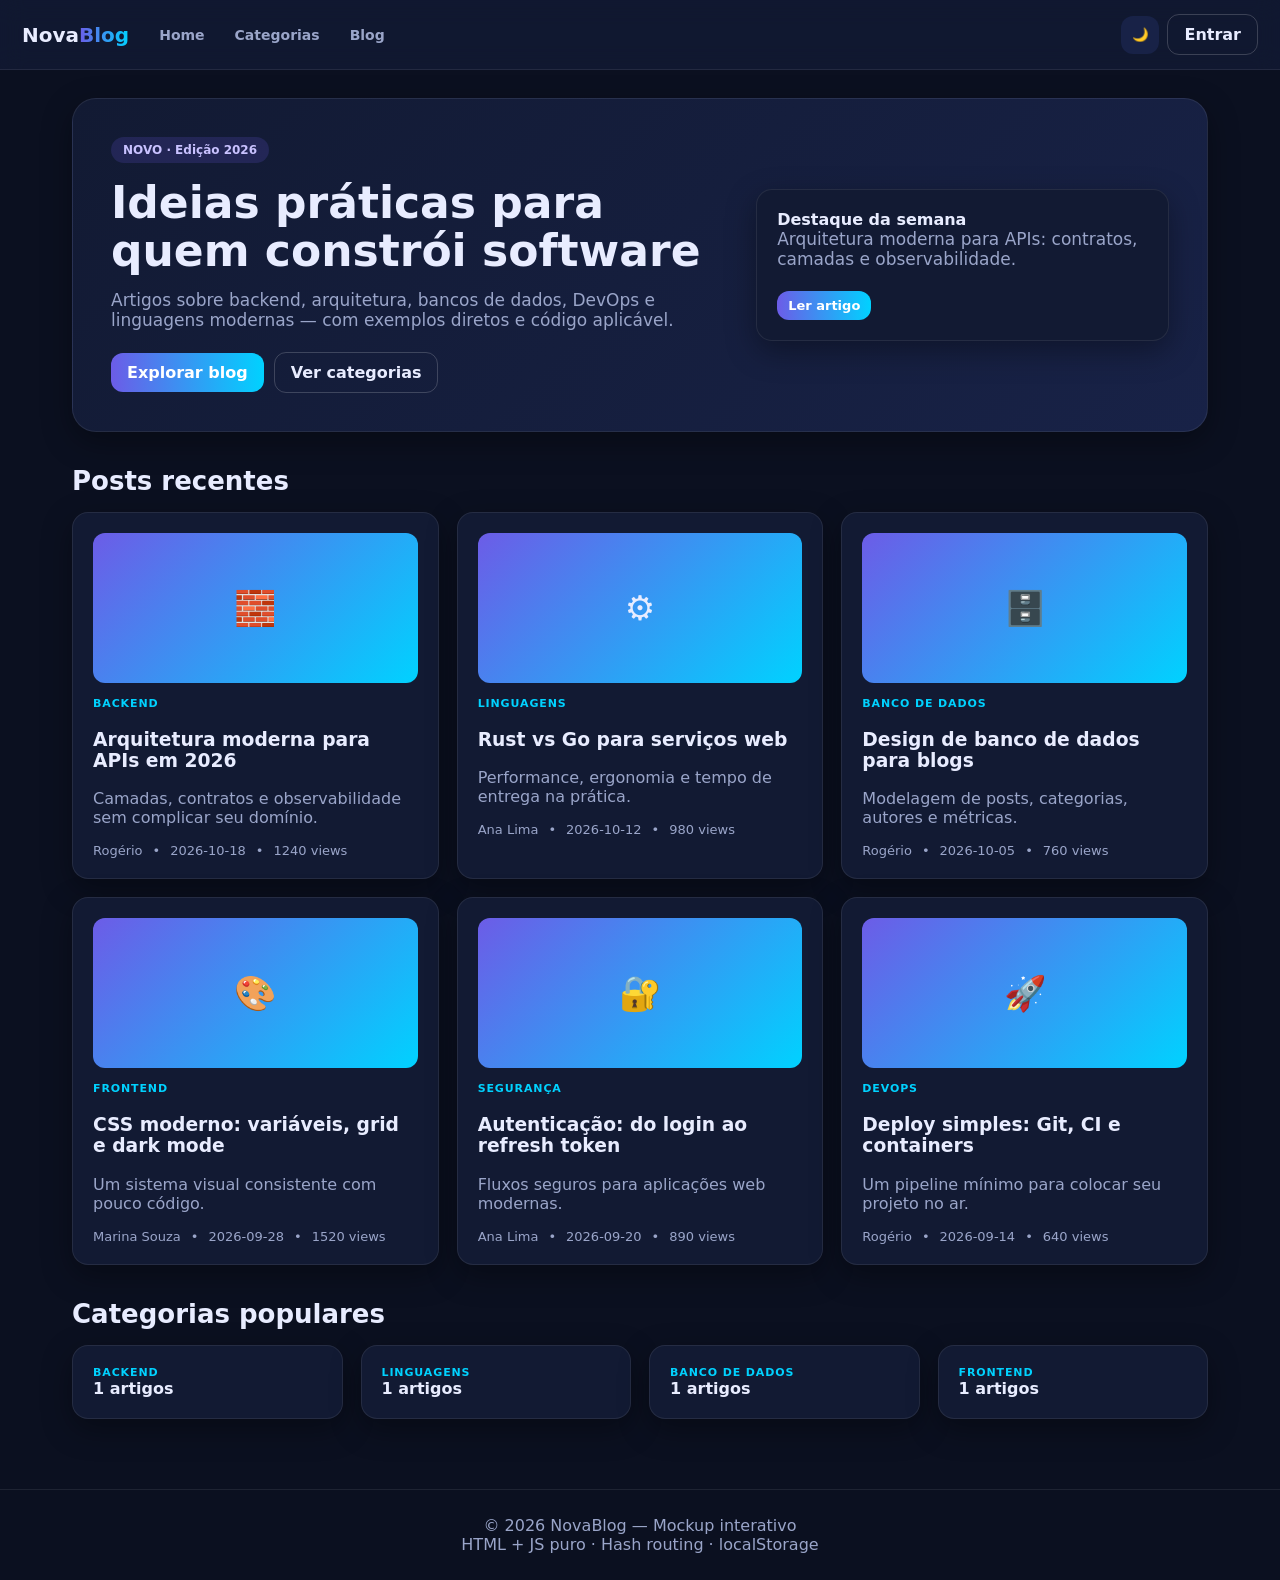
<file: site_04/index.html>
<!doctype html>
<html lang="pt-BR">
<head>
<meta charset="utf-8">
<meta name="viewport" content="width=device-width,initial-scale=1">
<title>Nova Blog — Mockup</title>
<link rel="stylesheet" href="styles.css">
</head>
<body>
<header class="topbar">
  <a class="brand" href="#/home">Nova<span>Blog</span></a>
  <nav class="nav" id="nav"></nav>
  <div class="actions">
    <button id="themeBtn" class="icon-btn" title="Tema">🌙</button>
    <a href="#/login" class="btn ghost" id="authLink">Entrar</a>
  </div>
</header>

<main id="app"></main>

<footer class="footer">
  <div>© 2026 NovaBlog — Mockup interativo</div>
  <div class="muted">HTML + JS puro · Hash routing · localStorage</div>
</footer>

<script src="app.js"></script>
</body>
</html>
</file>
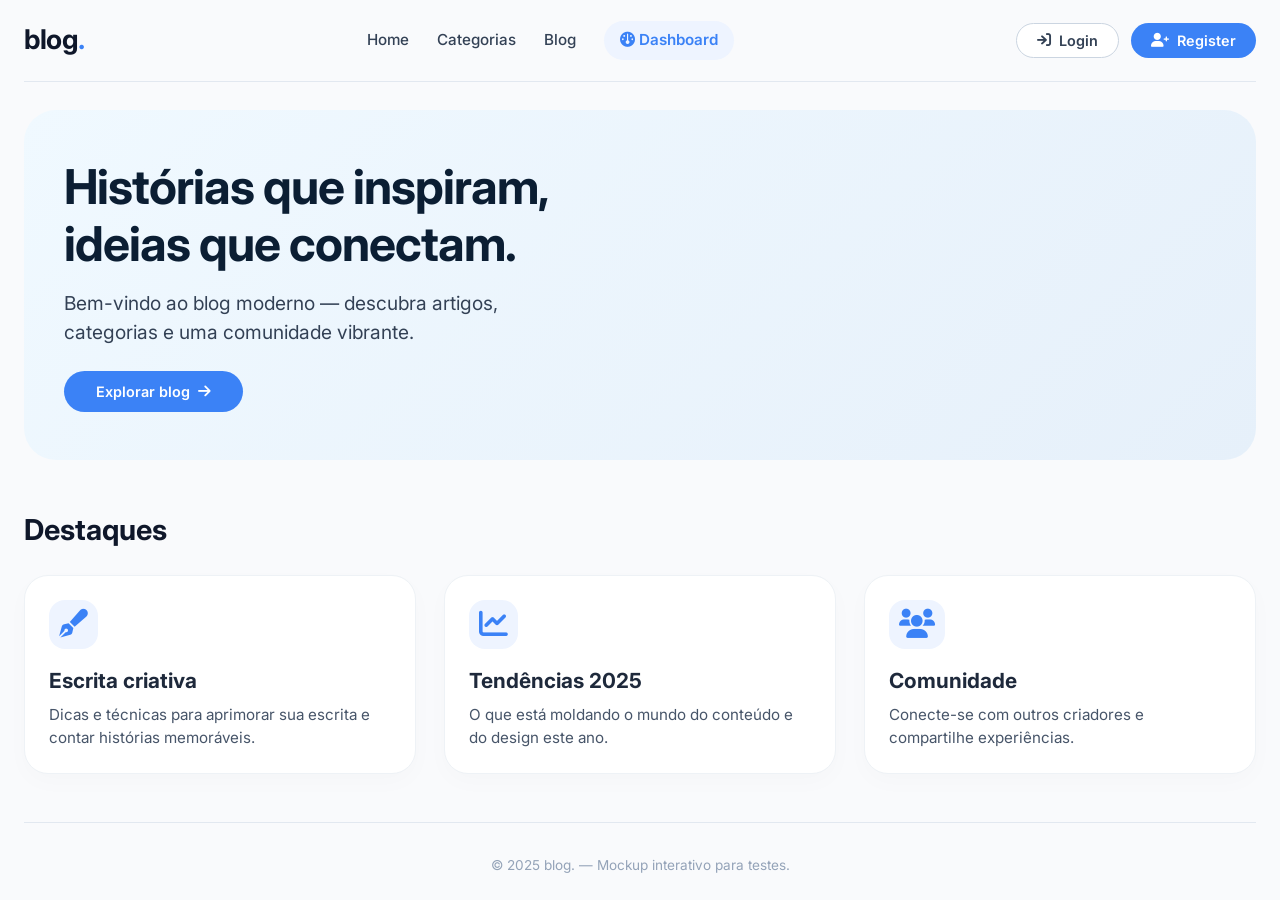
<file: site_02/deepseek_html_20261026_637d65.html>
<!DOCTYPE html>
<html lang="en">
<head>
  <meta charset="UTF-8">
  <meta name="viewport" content="width=device-width, initial-scale=1.0">
  <title>Modern Blog · Mockup</title>
  <link href="https://fonts.googleapis.com/css2?family=Inter:opsz,wght@14..32,400;14..32,500;14..32,600;14..32,700&display=swap" rel="stylesheet">
  <link rel="stylesheet" href="https://cdnjs.cloudflare.com/ajax/libs/font-awesome/6.0.0-beta3/css/all.min.css">
  <style>
    * { margin: 0; padding: 0; box-sizing: border-box; }

    body {
      font-family: 'Inter', sans-serif;
      background: #f9fafc;
      color: #1e293b;
      line-height: 1.5;
      min-height: 100vh;
      display: flex;
      flex-direction: column;
    }

    .app {
      max-width: 1300px;
      margin: 0 auto;
      padding: 0 24px;
      flex: 1;
      width: 100%;
    }

    /* ----- TOP NAV ----- */
    .top-nav {
      display: flex;
      align-items: center;
      justify-content: space-between;
      padding: 20px 0;
      border-bottom: 1px solid #e2e8f0;
      margin-bottom: 28px;
      flex-wrap: wrap;
      gap: 16px;
    }

    .logo {
      font-size: 1.7rem;
      font-weight: 700;
      letter-spacing: -0.5px;
      color: #0f172a;
      cursor: pointer;
    }
    .logo span { color: #3b82f6; }

    .nav-links {
      display: flex;
      gap: 28px;
      align-items: center;
      flex-wrap: wrap;
    }

    .nav-links a {
      text-decoration: none;
      color: #334155;
      font-weight: 500;
      font-size: 0.95rem;
      transition: color 0.15s;
      cursor: pointer;
    }
    .nav-links a:hover { color: #3b82f6; }

    .nav-links a.dash-direct {
      color: #3b82f6;
      font-weight: 600;
      background: #eef4ff;
      padding: 8px 16px;
      border-radius: 40px;
    }
    .nav-links a.dash-direct:hover {
      background: #dbeafe;
    }

    .auth-buttons {
      display: flex;
      gap: 12px;
    }

    .btn {
      padding: 8px 20px;
      border-radius: 40px;
      font-weight: 600;
      font-size: 0.9rem;
      border: none;
      cursor: pointer;
      transition: 0.15s;
      background: transparent;
      text-decoration: none;
      display: inline-flex;
      align-items: center;
      gap: 8px;
      font-family: 'Inter', sans-serif;
    }

    .btn-primary { background: #3b82f6; color: white; }
    .btn-primary:hover { background: #2563eb; }

    .btn-outline { border: 1px solid #cbd5e1; color: #334155; background: white; }
    .btn-outline:hover { background: #f1f5f9; }

    /* ----- PAGES ----- */
    .page { display: none; animation: fade 0.2s ease; }
    .page.active { display: block; }
    @keyframes fade { from { opacity: 0.3; } to { opacity: 1; } }

    /* ----- HOME ----- */
    .hero {
      background: linear-gradient(135deg, #f0f9ff 0%, #e6f0fa 100%);
      border-radius: 32px;
      padding: 48px 40px;
      margin-bottom: 48px;
    }
    .hero h1 {
      font-size: 3rem;
      font-weight: 700;
      letter-spacing: -1px;
      color: #0b1e33;
      max-width: 600px;
      line-height: 1.2;
    }
    .hero p {
      font-size: 1.2rem;
      color: #334155;
      margin: 16px 0 24px;
      max-width: 500px;
    }

    .featured-grid {
      display: grid;
      grid-template-columns: repeat(auto-fit, minmax(280px, 1fr));
      gap: 28px;
      margin-bottom: 48px;
    }

    .card {
      background: white;
      border-radius: 24px;
      padding: 24px;
      box-shadow: 0 8px 24px rgba(0, 0, 0, 0.02);
      border: 1px solid #eef2f6;
      transition: all 0.2s;
    }
    .card:hover { transform: translateY(-3px); box-shadow: 0 16px 32px rgba(0, 0, 0, 0.04); }
    .card i {
      font-size: 1.8rem;
      color: #3b82f6;
      margin-bottom: 16px;
      background: #eef4ff;
      padding: 10px;
      border-radius: 16px;
    }
    .card h3 { font-size: 1.3rem; margin-bottom: 8px; }
    .card p { color: #475569; font-size: 0.95rem; }

    /* ----- BLOG & CATEGORY ----- */
    .section-title {
      font-size: 1.8rem;
      font-weight: 700;
      margin-bottom: 24px;
      color: #0f172a;
    }

    .post-grid {
      display: grid;
      grid-template-columns: repeat(auto-fill, minmax(300px, 1fr));
      gap: 28px;
      margin-bottom: 48px;
    }

    .post-card {
      background: white;
      border-radius: 24px;
      padding: 24px;
      border: 1px solid #edf2f7;
      transition: 0.2s;
      cursor: pointer;
    }
    .post-card:hover { border-color: #3b82f6; transform: translateY(-2px); }
    .post-card .category-badge {
      background: #eef2ff;
      color: #3b82f6;
      font-weight: 600;
      font-size: 0.75rem;
      padding: 4px 12px;
      border-radius: 40px;
      display: inline-block;
      margin-bottom: 14px;
    }
    .post-card h3 { font-size: 1.25rem; margin-bottom: 8px; font-weight: 600; }
    .post-card p { color: #64748b; font-size: 0.9rem; margin-bottom: 16px; }
    .post-meta {
      display: flex;
      align-items: center;
      gap: 12px;
      color: #94a3b8;
      font-size: 0.8rem;
    }

    /* ----- SINGLE POST PAGE ----- */
    .post-hero {
      background: linear-gradient(135deg, #eef4ff 0%, #e6f0fa 100%);
      border-radius: 32px;
      padding: 48px 40px;
      margin-bottom: 32px;
    }
    .post-hero .back-link {
      display: inline-flex;
      align-items: center;
      gap: 8px;
      color: #3b82f6;
      font-weight: 600;
      font-size: 0.9rem;
      cursor: pointer;
      margin-bottom: 20px;
      text-decoration: none;
    }
    .post-hero .back-link:hover { text-decoration: underline; }
    .post-hero .category-badge {
      background: white;
      color: #3b82f6;
      font-weight: 600;
      font-size: 0.75rem;
      padding: 4px 12px;
      border-radius: 40px;
      display: inline-block;
      margin-bottom: 16px;
    }
    .post-hero h1 {
      font-size: 2.6rem;
      font-weight: 700;
      letter-spacing: -1px;
      color: #0b1e33;
      line-height: 1.2;
      max-width: 800px;
      margin-bottom: 16px;
    }
    .post-hero .post-author {
      display: flex;
      align-items: center;
      gap: 14px;
      color: #475569;
      font-size: 0.9rem;
    }
    .post-hero .avatar-sm {
      width: 40px;
      height: 40px;
      border-radius: 40px;
      background: #3b82f6;
      color: white;
      display: flex;
      align-items: center;
      justify-content: center;
      font-weight: 700;
    }

    .post-body {
      max-width: 780px;
      margin: 0 auto 64px;
    }
    .post-body p {
      font-size: 1.05rem;
      color: #334155;
      margin-bottom: 20px;
      line-height: 1.8;
    }
    .post-body h2 {
      font-size: 1.6rem;
      font-weight: 700;
      margin: 32px 0 16px;
      color: #0f172a;
    }
    .post-body blockquote {
      border-left: 4px solid #3b82f6;
      padding: 12px 24px;
      background: #f8fafc;
      border-radius: 0 16px 16px 0;
      margin: 24px 0;
      color: #475569;
      font-style: italic;
    }
    .post-body code {
      background: #f1f5f9;
      padding: 2px 8px;
      border-radius: 6px;
      font-size: 0.9rem;
      color: #db2777;
    }
    .post-body pre {
      background: #0f172a;
      color: #e2e8f0;
      padding: 20px;
      border-radius: 16px;
      overflow-x: auto;
      margin: 20px 0;
      font-size: 0.85rem;
      line-height: 1.6;
    }
    .post-tags {
      display: flex;
      gap: 10px;
      flex-wrap: wrap;
      margin-top: 32px;
    }
    .post-tags span {
      background: #f1f5f9;
      color: #475569;
      padding: 6px 16px;
      border-radius: 40px;
      font-size: 0.8rem;
      font-weight: 500;
    }

    /* ----- AUTH ----- */
    .auth-container {
      max-width: 440px;
      margin: 40px auto 80px;
      background: white;
      border-radius: 32px;
      padding: 40px;
      box-shadow: 0 20px 40px -10px rgba(0, 0, 0, 0.05);
      border: 1px solid #eef2f6;
    }
    .auth-container h2 { font-size: 1.9rem; margin-bottom: 8px; font-weight: 700; }
    .auth-container .sub { color: #64748b; margin-bottom: 28px; }
    .form-group { margin-bottom: 20px; }
    .form-group label {
      display: block;
      font-size: 0.85rem;
      font-weight: 600;
      margin-bottom: 6px;
      color: #334155;
    }
    .form-group input {
      width: 100%;
      padding: 14px 18px;
      border-radius: 40px;
      border: 1px solid #e2e8f0;
      font-family: 'Inter', sans-serif;
      font-size: 0.95rem;
      background: #f8fafc;
      transition: 0.15s;
    }
    .form-group input:focus {
      outline: none;
      border-color: #3b82f6;
      background: white;
      box-shadow: 0 0 0 4px rgba(59, 130, 246, 0.1);
    }
    .btn-full {
      width: 100%;
      justify-content: center;
      padding: 14px;
      font-size: 1rem;
      margin-top: 8px;
    }
    .auth-footer { text-align: center; margin-top: 24px; font-size: 0.9rem; color: #64748b; }
    .auth-footer a { color: #3b82f6; font-weight: 600; text-decoration: none; cursor: pointer; }

    /* ----- DASHBOARD ----- */
    .dash-layout { display: flex; gap: 32px; margin-bottom: 40px; }
    .dash-sidebar {
      width: 240px;
      flex-shrink: 0;
      background: white;
      border-radius: 24px;
      padding: 24px 16px;
      border: 1px solid #eef2f6;
      height: fit-content;
    }
    .dash-sidebar .user-info {
      display: flex;
      align-items: center;
      gap: 12px;
      padding: 0 8px 20px 8px;
      border-bottom: 1px solid #eef2f6;
      margin-bottom: 20px;
    }
    .avatar {
      background: #3b82f6;
      color: white;
      width: 44px;
      height: 44px;
      border-radius: 40px;
      display: flex;
      align-items: center;
      justify-content: center;
      font-weight: 700;
      font-size: 1.2rem;
    }
    .dash-nav { display: flex; flex-direction: column; gap: 6px; }
    .dash-nav a {
      display: flex;
      align-items: center;
      gap: 12px;
      padding: 12px 16px;
      border-radius: 40px;
      text-decoration: none;
      color: #334155;
      font-weight: 500;
      font-size: 0.95rem;
      transition: 0.15s;
      cursor: pointer;
    }
    .dash-nav a i { width: 20px; color: #64748b; }
    .dash-nav a:hover { background: #f1f5f9; }
    .dash-nav a.active { background: #eef4ff; color: #3b82f6; font-weight: 600; }
    .dash-nav a.active i { color: #3b82f6; }

    .dash-content {
      flex: 1;
      background: white;
      border-radius: 24px;
      padding: 32px;
      border: 1px solid #eef2f6;
      min-height: 400px;
    }

    .dash-page { display: none; }
    .dash-page.active { display: block; }

    .stats-grid {
      display: grid;
      grid-template-columns: repeat(auto-fit, minmax(180px, 1fr));
      gap: 20px;
      margin: 24px 0 32px;
    }
    .stat-item { background: #f8fafc; border-radius: 20px; padding: 20px; }
    .stat-item .label { color: #64748b; font-size: 0.85rem; font-weight: 500; margin-bottom: 6px; }
    .stat-item .value { font-size: 2rem; font-weight: 700; color: #0f172a; }

    table { width: 100%; border-collapse: collapse; font-size: 0.9rem; }
    th {
      text-align: left;
      padding: 12px 8px;
      color: #64748b;
      font-weight: 600;
      border-bottom: 1px solid #e2e8f0;
    }
    td { padding: 14px 8px; border-bottom: 1px solid #f1f5f9; }
    .badge-success {
      background: #dcfce7;
      color: #166534;
      padding: 4px 12px;
      border-radius: 40px;
      font-weight: 500;
      font-size: 0.75rem;
    }
    .badge-warning {
      background: #fef9c3;
      color: #854d0e;
      padding: 4px 12px;
      border-radius: 40px;
      font-weight: 500;
      font-size: 0.75rem;
    }

    .settings-row {
      display: flex;
      justify-content: space-between;
      align-items: center;
      padding: 18px 0;
      border-bottom: 1px solid #f1f5f9;
    }
    .settings-row:last-child { border-bottom: none; }
    .toggle {
      width: 44px;
      height: 24px;
      background: #cbd5e1;
      border-radius: 40px;
      position: relative;
      cursor: pointer;
      transition: 0.2s;
    }
    .toggle.active { background: #3b82f6; }
    .toggle::after {
      content: '';
      position: absolute;
      width: 18px;
      height: 18px;
      background: white;
      border-radius: 50%;
      top: 3px;
      left: 3px;
      transition: 0.2s;
    }
    .toggle.active::after { left: 23px; }

    .footer {
      text-align: center;
      padding: 32px 0 24px;
      color: #94a3b8;
      font-size: 0.85rem;
      border-top: 1px solid #e2e8f0;
      margin-top: 40px;
    }

    @media (max-width: 768px) {
      .dash-layout { flex-direction: column; }
      .dash-sidebar { width: 100%; }
      .hero h1 { font-size: 2.2rem; }
      .post-hero h1 { font-size: 1.9rem; }
      .auth-container { padding: 28px; margin: 20px auto; }
      .post-hero { padding: 32px 24px; }
    }
  </style>
</head>
<body>
  <div class="app">
    <!-- ========== TOP NAV ========== -->
    <nav class="top-nav">
      <div class="logo" data-page="home">blog<span>.</span></div>
      <div class="nav-links">
        <a data-page="home">Home</a>
        <a data-page="categorias">Categorias</a>
        <a data-page="blog">Blog</a>
        <a class="dash-direct" data-page="dashboard"><i class="fas fa-gauge"></i> Dashboard</a>
      </div>
      <div class="auth-buttons">
        <button class="btn btn-outline" data-page="login"><i class="fas fa-arrow-right-to-bracket"></i> Login</button>
        <button class="btn btn-primary" data-page="register"><i class="fas fa-user-plus"></i> Register</button>
      </div>
    </nav>

    <!-- ========== HOME ========== -->
    <div id="home" class="page active">
      <div class="hero">
        <h1>Histórias que inspiram, ideias que conectam.</h1>
        <p>Bem-vindo ao blog moderno — descubra artigos, categorias e uma comunidade vibrante.</p>
        <button class="btn btn-primary" data-page="blog" style="padding: 12px 32px;">Explorar blog <i class="fas fa-arrow-right"></i></button>
      </div>

      <h2 class="section-title">Destaques</h2>
      <div class="featured-grid">
        <div class="card">
          <i class="fas fa-pen-fancy"></i>
          <h3>Escrita criativa</h3>
          <p>Dicas e técnicas para aprimorar sua escrita e contar histórias memoráveis.</p>
        </div>
        <div class="card">
          <i class="fas fa-chart-line"></i>
          <h3>Tendências 2025</h3>
          <p>O que está moldando o mundo do conteúdo e do design este ano.</p>
        </div>
        <div class="card">
          <i class="fas fa-users"></i>
          <h3>Comunidade</h3>
          <p>Conecte-se com outros criadores e compartilhe experiências.</p>
        </div>
      </div>
    </div>

    <!-- ========== CATEGORIAS ========== -->
    <div id="categorias" class="page">
      <h2 class="section-title">Categorias</h2>
      <div class="post-grid">
        <div class="post-card" data-page="blog">
          <span class="category-badge">Tecnologia</span>
          <h3>Inovação & IA</h3>
          <p>Artigos sobre inteligência artificial, ferramentas e o futuro digital.</p>
          <div class="post-meta"><i class="far fa-file-alt"></i> 12 artigos</div>
        </div>
        <div class="post-card" data-page="blog">
          <span class="category-badge">Design</span>
          <h3>UX & UI</h3>
          <p>Boas práticas de design de interfaces e experiências memoráveis.</p>
          <div class="post-meta"><i class="far fa-file-alt"></i> 8 artigos</div>
        </div>
        <div class="post-card" data-page="blog">
          <span class="category-badge">Marketing</span>
          <h3>Growth & Conteúdo</h3>
          <p>Estratégias para engajar audiências e crescer de forma orgânica.</p>
          <div class="post-meta"><i class="far fa-file-alt"></i> 15 artigos</div>
        </div>
        <div class="post-card" data-page="blog">
          <span class="category-badge">Lifestyle</span>
          <h3>Produtividade</h3>
          <p>Rotinas, ferramentas e hábitos para uma vida mais equilibrada.</p>
          <div class="post-meta"><i class="far fa-file-alt"></i> 9 artigos</div>
        </div>
      </div>
    </div>

    <!-- ========== BLOG ========== -->
    <div id="blog" class="page">
      <h2 class="section-title">Todos os artigos</h2>
      <div class="post-grid">
        <div class="post-card" data-page="post">
          <span class="category-badge">Tecnologia</span>
          <h3>O futuro do desenvolvimento web</h3>
          <p>Explorando frameworks, performance e as tendências para os próximos anos.</p>
          <div class="post-meta"><i class="far fa-calendar"></i> 12 Mar 2025 · 5 min</div>
        </div>
        <div class="post-card" data-page="post">
          <span class="category-badge">Design</span>
          <h3>Design systems na prática</h3>
          <p>Como criar e manter um sistema de design escalável e consistente.</p>
          <div class="post-meta"><i class="far fa-calendar"></i> 08 Mar 2025 · 7 min</div>
        </div>
        <div class="post-card" data-page="post">
          <span class="category-badge">Marketing</span>
          <h3>SEO para criadores de conteúdo</h3>
          <p>Estratégias práticas para aumentar o alcance orgânico dos seus artigos.</p>
          <div class="post-meta"><i class="far fa-calendar"></i> 02 Mar 2025 · 4 min</div>
        </div>
        <div class="post-card" data-page="post">
          <span class="category-badge">Lifestyle</span>
          <h3>Rotina criativa: menos produtividade tóxica</h3>
          <p>Como encontrar um fluxo de trabalho sustentável e inspirador.</p>
          <div class="post-meta"><i class="far fa-calendar"></i> 25 Fev 2025 · 6 min</div>
        </div>
        <div class="post-card" data-page="post">
          <span class="category-badge">Tecnologia</span>
          <h3>IA generativa no dia a dia</h3>
          <p>Ferramentas e casos de uso para otimizar tarefas criativas.</p>
          <div class="post-meta"><i class="far fa-calendar"></i> 18 Fev 2025 · 8 min</div>
        </div>
        <div class="post-card" data-page="post">
          <span class="category-badge">Design</span>
          <h3>Microinterações que encantam</h3>
          <p>Pequenos detalhes que melhoram a experiência do usuário.</p>
          <div class="post-meta"><i class="far fa-calendar"></i> 10 Fev 2025 · 5 min</div>
        </div>
      </div>
    </div>

    <!-- ========== SINGLE POST PAGE ========== -->
    <div id="post" class="page">
      <div class="post-hero">
        <a class="back-link" data-page="blog"><i class="fas fa-arrow-left"></i> Voltar para o blog</a>
        <br>
        <span class="category-badge">Tecnologia</span>
        <h1>O futuro do desenvolvimento web</h1>
        <div class="post-author">
          <div class="avatar-sm">A</div>
          <div>
            <strong>Ana Silva</strong><br>
            <span style="font-size:0.8rem; color:#64748b;">12 Mar 2025 · 5 min de leitura</span>
          </div>
        </div>
      </div>

      <div class="post-body">
        <p>O desenvolvimento web está passando por uma transformação profunda. Com a popularização de frameworks baseados em componentes, a ascensão da inteligência artificial generativa e a busca constante por performance, os desenvolvedores precisam repensar suas stacks e práticas.</p>

        <p>Neste artigo, exploramos as principais tendências que devem moldar o ecossistema nos próximos anos — desde a adoção massiva de <code>edge functions</code> até o design de interfaces verdadeiramente adaptativas.</p>

        <h2>1. Edge computing e a nova era da performance</h2>
        <p>Levar a lógica de renderização para a borda da rede já é realidade. Com soluções como Cloudflare Workers e Vercel Edge, é possível entregar conteúdo personalizado em milissegundos, independentemente da localização do usuário.</p>

        <blockquote>"A latência zero não é mais um diferencial competitivo — é uma expectativa básica do usuário."</blockquote>

        <h2>2. Frameworks full-stack com foco em DX</h2>
        <p>Ferramentas como Next.js, Remix e Astro continuam evoluindo para oferecer uma experiência de desenvolvimento integrada, com rotas, data fetching e otimizações automáticas.</p>

        <pre><code>// Exemplo de server component no Next.js
export default async function Page() {
  const posts = await getPosts();
  return &lt;PostList posts={posts} /&gt;;
}</code></pre>

        <h2>3. IA como copiloto de desenvolvimento</h2>
        <p>Ferramentas de IA generativa estão integradas ao fluxo de trabalho, auxiliando desde a escrita de testes até a refatoração de código. O desenvolvedor passa a atuar mais como arquiteto e curador de soluções.</p>

        <p>O futuro é promissor — e aqueles que abraçarem essas mudanças estarão um passo à frente.</p>

        <div class="post-tags">
          <span>#webdev</span>
          <span>#performance</span>
          <span>#edge</span>
          <span>#nextjs</span>
          <span>#ia</span>
        </div>
      </div>
    </div>

    <!-- ========== LOGIN ========== -->
    <div id="login" class="page">
      <div class="auth-container">
        <h2>Bem-vindo de volta</h2>
        <p class="sub">Acesse sua conta para gerenciar o blog.</p>
        <div class="form-group">
          <label>Email</label>
          <input type="email" placeholder="seu@email.com" value="demo@blog.com">
        </div>
        <div class="form-group">
          <label>Senha</label>
          <input type="password" placeholder="••••••••" value="123456">
        </div>
        <button class="btn btn-primary btn-full" data-page="dashboard">Entrar</button>
        <div class="auth-footer">
          Não tem conta? <a data-page="register">Criar conta</a>
        </div>
      </div>
    </div>

    <!-- ========== REGISTER ========== -->
    <div id="register" class="page">
      <div class="auth-container">
        <h2>Criar conta</h2>
        <p class="sub">Junte-se à comunidade e comece a publicar.</p>
        <div class="form-group">
          <label>Nome completo</label>
          <input type="text" placeholder="Seu nome" value="Ana Silva">
        </div>
        <div class="form-group">
          <label>Email</label>
          <input type="email" placeholder="seu@email.com" value="ana@blog.com">
        </div>
        <div class="form-group">
          <label>Senha</label>
          <input type="password" placeholder="••••••••" value="123456">
        </div>
        <button class="btn btn-primary btn-full" data-page="dashboard">Registrar</button>
        <div class="auth-footer">
          Já tem conta? <a data-page="login">Fazer login</a>
        </div>
      </div>
    </div>

    <!-- ========== DASHBOARD ========== -->
    <div id="dashboard" class="page">
      <div class="dash-layout">
        <aside class="dash-sidebar">
          <div class="user-info">
            <div class="avatar">A</div>
            <div>
              <strong style="font-size:0.95rem;">Ana Silva</strong>
              <div style="font-size:0.75rem; color:#64748b;">admin@blog.com</div>
            </div>
          </div>
          <nav class="dash-nav">
            <a class="dash-link active" data-dash="dash-home"><i class="fas fa-chart-pie"></i> Dashboard</a>
            <a class="dash-link" data-dash="dash-registros"><i class="fas fa-file-alt"></i> Registros</a>
            <a class="dash-link" data-dash="dash-visitantes"><i class="fas fa-users"></i> Visitantes</a>
            <a class="dash-link" data-dash="dash-settings"><i class="fas fa-cog"></i> Settings</a>
          </nav>
          <div style="margin-top: 28px; padding-top: 16px; border-top: 1px solid #eef2f6;">
            <a class="dash-link" data-page="home" style="color:#ef4444;"><i class="fas fa-arrow-left"></i> Sair do dash</a>
          </div>
        </aside>

        <div class="dash-content">
          <div id="dash-home" class="dash-page active">
            <h2 style="font-size:1.7rem; font-weight:700; margin-bottom: 8px;">Visão geral</h2>
            <p style="color:#64748b;">Bem-vindo de volta, Ana! Aqui está o resumo do seu blog.</p>
            <div class="stats-grid">
              <div class="stat-item"><div class="label">Posts publicados</div><div class="value">24</div></div>
              <div class="stat-item"><div class="label">Visitantes (mês)</div><div class="value">4.2k</div></div>
              <div class="stat-item"><div class="label">Comentários</div><div class="value">128</div></div>
              <div class="stat-item"><div class="label">Engajamento</div><div class="value">68%</div></div>
            </div>
            <h3 style="font-size:1.2rem; margin: 24px 0 16px;">Atividade recente</h3>
            <table>
              <tr><th>Post</th><th>Data</th><th>Status</th></tr>
              <tr><td>O futuro do desenvolvimento web</td><td>12 Mar 2025</td><td><span class="badge-success">Publicado</span></td></tr>
              <tr><td>Design systems na prática</td><td>08 Mar 2025</td><td><span class="badge-success">Publicado</span></td></tr>
              <tr><td>SEO para criadores</td><td>02 Mar 2025</td><td><span class="badge-warning">Rascunho</span></td></tr>
            </table>
          </div>

          <div id="dash-registros" class="dash-page">
            <h2 style="font-size:1.7rem; font-weight:700; margin-bottom: 8px;">Registros</h2>
            <p style="color:#64748b;">Gerencie seus artigos e rascunhos.</p>
            <table style="margin-top: 24px;">
              <tr><th>Título</th><th>Categoria</th><th>Status</th><th>Data</th></tr>
              <tr><td>O futuro do desenvolvimento web</td><td>Tecnologia</td><td><span class="badge-success">Publicado</span></td><td>12 Mar 2025</td></tr>
              <tr><td>Design systems na prática</td><td>Design</td><td><span class="badge-success">Publicado</span></td><td>08 Mar 2025</td></tr>
              <tr><td>SEO para criadores</td><td>Marketing</td><td><span class="badge-warning">Rascunho</span></td><td>02 Mar 2025</td></tr>
              <tr><td>Rotina criativa</td><td>Lifestyle</td><td><span class="badge-success">Publicado</span></td><td>25 Fev 2025</td></tr>
              <tr><td>IA generativa no dia a dia</td><td>Tecnologia</td><td><span class="badge-warning">Rascunho</span></td><td>18 Fev 2025</td></tr>
            </table>
          </div>

          <div id="dash-visitantes" class="dash-page">
            <h2 style="font-size:1.7rem; font-weight:700; margin-bottom: 8px;">Visitantes</h2>
            <p style="color:#64748b;">Últimos 7 dias de tráfego no blog.</p>
            <div class="stats-grid" style="margin-top: 24px;">
              <div class="stat-item"><div class="label">Segunda</div><div class="value">620</div></div>
              <div class="stat-item"><div class="label">Terça</div><div class="value">780</div></div>
              <div class="stat-item"><div class="label">Quarta</div><div class="value">540</div></div>
              <div class="stat-item"><div class="label">Quinta</div><div class="value">910</div></div>
              <div class="stat-item"><div class="label">Sexta</div><div class="value">1100</div></div>
              <div class="stat-item"><div class="label">Sábado</div><div class="value">820</div></div>
              <div class="stat-item"><div class="label">Domingo</div><div class="value">670</div></div>
            </div>
          </div>

          <div id="dash-settings" class="dash-page">
            <h2 style="font-size:1.7rem; font-weight:700; margin-bottom: 8px;">Settings</h2>
            <p style="color:#64748b;">Preferências da conta e do blog.</p>
            <div style="margin-top: 24px;">
              <div class="settings-row">
                <div><strong>Notificações por email</strong><br><span style="font-size:0.85rem; color:#64748b;">Receber atualizações sobre novos comentários.</span></div>
                <div class="toggle active" onclick="this.classList.toggle('active')"></div>
              </div>
              <div class="settings-row">
                <div><strong>Modo escuro</strong><br><span style="font-size:0.85rem; color:#64748b;">Alternar tema do dashboard.</span></div>
                <div class="toggle" onclick="this.classList.toggle('active')"></div>
              </div>
              <div class="settings-row">
                <div><strong>Publicação automática</strong><br><span style="font-size:0.85rem; color:#64748b;">Publicar posts agendados automaticamente.</span></div>
                <div class="toggle active" onclick="this.classList.toggle('active')"></div>
              </div>
              <div class="settings-row">
                <div><strong>Comentários</strong><br><span style="font-size:0.85rem; color:#64748b;">Permitir comentários nos artigos.</span></div>
                <div class="toggle active" onclick="this.classList.toggle('active')"></div>
              </div>
            </div>
          </div>
        </div>
      </div>
    </div>

    <div class="footer">
      © 2025 blog. — Mockup interativo para testes.
    </div>
  </div>

  <script>
    (function() {
      const pages = document.querySelectorAll('.page');
      const dashPages = document.querySelectorAll('.dash-page');
      const dashLinks = document.querySelectorAll('.dash-link');

      function showPage(pageId) {
        pages.forEach(p => p.classList.remove('active'));
        const target = document.getElementById(pageId);
        if (target) target.classList.add('active');

        if (pageId === 'dashboard') {
          dashPages.forEach(dp => dp.classList.remove('active'));
          document.getElementById('dash-home').classList.add('active');
          dashLinks.forEach(l => l.classList.remove('active'));
          const defaultLink = document.querySelector('.dash-link[data-dash="dash-home"]');
          if (defaultLink) defaultLink.classList.add('active');
        }

        window.scrollTo({ top: 0, behavior: 'smooth' });
      }

      // Main nav & any element with data-page
      document.querySelectorAll('[data-page]').forEach(el => {
        el.addEventListener('click', (e) => {
          e.preventDefault();
          const pageId = el.getAttribute('data-page');
          if (!pageId) return;

          // Inner dashboard pages
          if (['dash-home','dash-registros','dash-visitantes','dash-settings'].includes(pageId)) {
            showPage('dashboard');
            dashPages.forEach(dp => dp.classList.remove('active'));
            const dashTarget = document.getElementById(pageId);
            if (dashTarget) dashTarget.classList.add('active');
            dashLinks.forEach(l => l.classList.remove('active'));
            const match = document.querySelector(`.dash-link[data-dash="${pageId}"]`);
            if (match) match.classList.add('active');
          } else {
            showPage(pageId);
          }
        });
      });

      // Sidebar dashboard links
      dashLinks.forEach(link => {
        link.addEventListener('click', (e) => {
          e.preventDefault();
          const dashPageId = link.getAttribute('data-dash');
          if (!dashPageId) return;
          showPage('dashboard');
          dashPages.forEach(dp => dp.classList.remove('active'));
          const targetDash = document.getElementById(dashPageId);
          if (targetDash) targetDash.classList.add('active');
          dashLinks.forEach(l => l.classList.remove('active'));
          link.classList.add('active');
        });
      });

      showPage('home');
    })();
  </script>
</body>
</html>
</file>
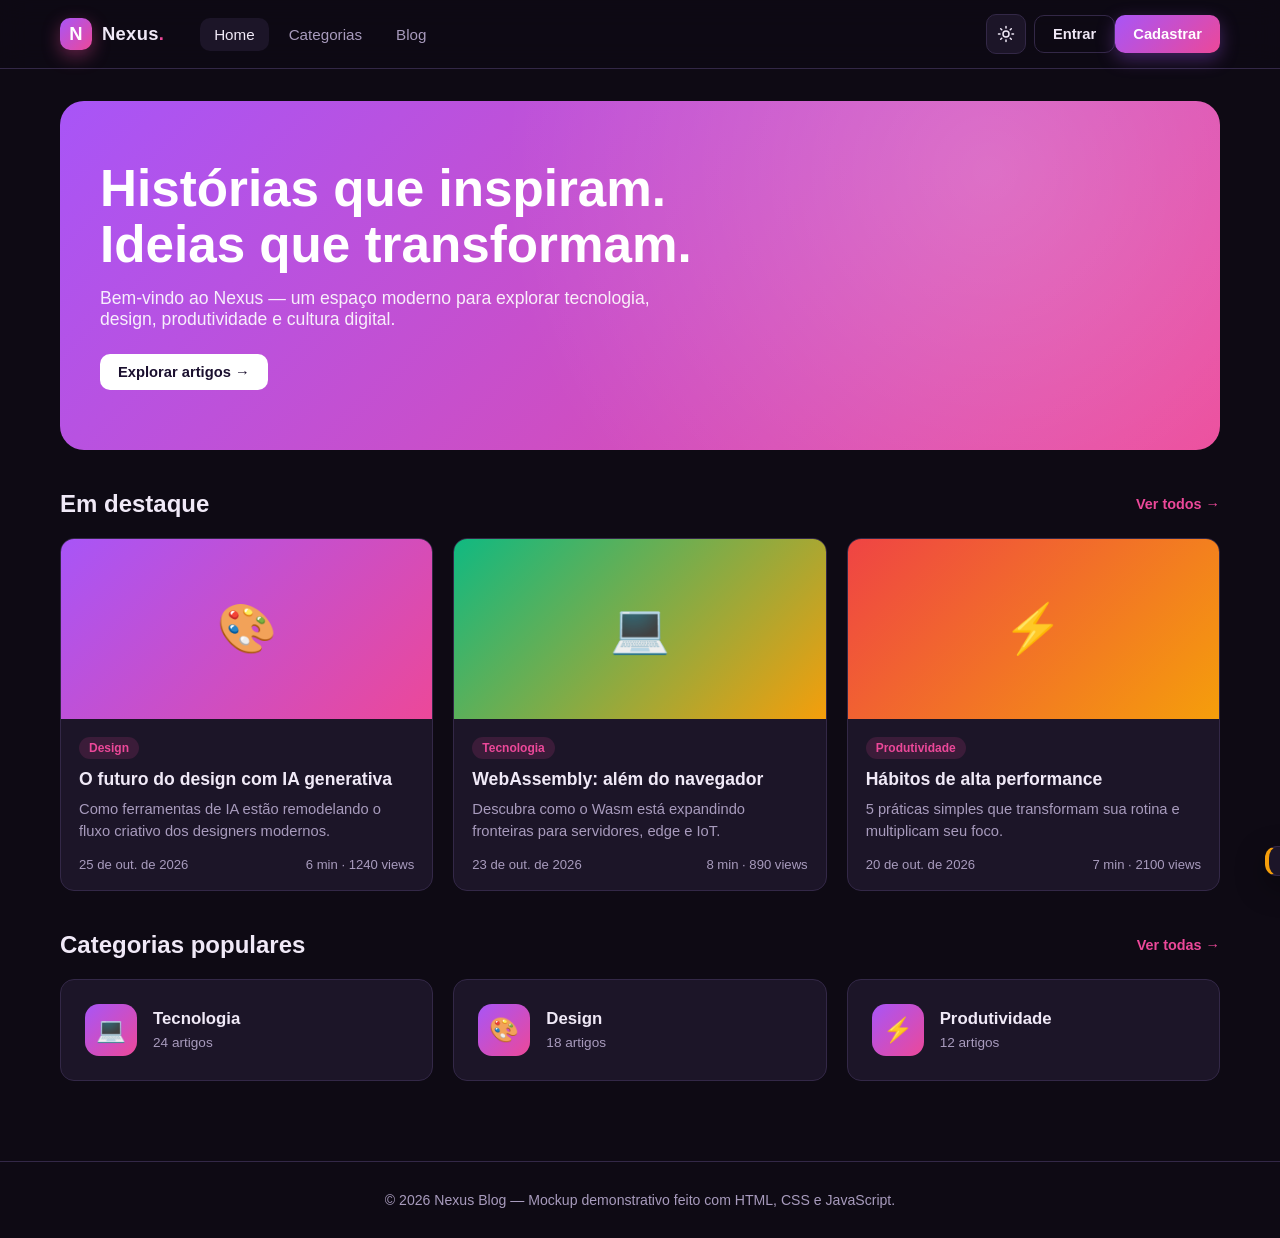
<file: site_03/Qwen_html_20261026_6jz10svga.html>
<!DOCTYPE html>
<html lang="pt-BR">
<head>
<meta charset="UTF-8" />
<meta name="viewport" content="width=device-width, initial-scale=1.0" />
<title>Nexus Blog — Mockup Moderno</title>
<style>
  :root {
    --bg: #0e0a14;
    --bg-2: #16101f;
    --surface: #1c1528;
    --surface-2: #261d36;
    --border: #332847;
    --text: #f0e9f7;
    --text-dim: #a89bbd;
    --primary: #a855f7;
    --primary-2: #ec4899;
    --accent: #f59e0b;
    --danger: #ef4444;
    --warning: #f59e0b;
    --radius: 14px;
    --shadow: 0 10px 30px rgba(0,0,0,.4);
    --grad: linear-gradient(135deg, #a855f7 0%, #ec4899 100%);
  }
  [data-theme="light"] {
    --bg: #faf7fc;
    --bg-2: #ffffff;
    --surface: #ffffff;
    --surface-2: #f5eef9;
    --border: #e8dcee;
    --text: #1a0f2e;
    --text-dim: #6b5a82;
    --shadow: 0 10px 30px rgba(168,85,247,.08);
  }
  * { box-sizing: border-box; }
  html, body { margin: 0; padding: 0; }
  body {
    font-family: -apple-system, BlinkMacSystemFont, "Segoe UI", Roboto, Inter, sans-serif;
    background: var(--bg);
    color: var(--text);
    min-height: 100vh;
    -webkit-font-smoothing: antialiased;
    transition: background .3s, color .3s;
  }
  a { color: inherit; text-decoration: none; }
  button { font-family: inherit; cursor: pointer; }

  /* HEADER */
  header {
    position: sticky; top: 0; z-index: 50;
    backdrop-filter: blur(14px);
    background: color-mix(in srgb, var(--bg) 75%, transparent);
    border-bottom: 1px solid var(--border);
  }
  .nav {
    max-width: 1200px; margin: 0 auto;
    display: flex; align-items: center; gap: 24px;
    padding: 14px 20px;
  }
  .logo {
    display: flex; align-items: center; gap: 10px;
    font-weight: 800; font-size: 1.15rem; letter-spacing: .3px;
  }
  .logo-mark {
    width: 32px; height: 32px; border-radius: 10px;
    background: var(--grad);
    display: grid; place-items: center; color: white; font-weight: 900;
    box-shadow: 0 6px 18px rgba(236,72,153,.4);
  }
  .nav-links { display: flex; gap: 6px; margin-left: 12px; flex: 1; }
  .nav-links a {
    padding: 8px 14px; border-radius: 10px;
    color: var(--text-dim); font-weight: 500; font-size: .95rem;
    transition: all .2s;
  }
  .nav-links a:hover, .nav-links a.active {
    color: var(--text); background: var(--surface);
  }
  .nav-actions { display: flex; gap: 8px; align-items: center; }
  .icon-btn {
    width: 40px; height: 40px; border-radius: 10px;
    background: var(--surface); border: 1px solid var(--border);
    color: var(--text); display: grid; place-items: center;
    transition: all .2s;
  }
  .icon-btn:hover { background: var(--surface-2); transform: translateY(-1px); }

  /* BUTTONS */
  .btn {
    padding: 10px 18px; border-radius: 10px; border: 1px solid var(--border);
    background: var(--surface); color: var(--text); font-weight: 600; font-size: .92rem;
    display: inline-flex; align-items: center; gap: 8px;
    transition: all .2s;
  }
  .btn:hover { background: var(--surface-2); transform: translateY(-1px); }
  .btn-primary {
    background: var(--grad); border: none; color: white;
    box-shadow: 0 6px 18px rgba(168,85,247,.35);
  }
  .btn-primary:hover { filter: brightness(1.1); }
  .btn-ghost { background: transparent; }
  .btn-danger { background: transparent; border-color: var(--danger); color: var(--danger); }
  .btn-danger:hover { background: var(--danger); color: white; }

  /* MAIN */
  main { max-width: 1200px; margin: 0 auto; padding: 32px 20px 80px; }
  .page { display: none; animation: fadeIn .35s ease; }
  .page.active { display: block; }
  @keyframes fadeIn {
    from { opacity: 0; transform: translateY(8px); }
    to { opacity: 1; transform: translateY(0); }
  }

  /* HERO */
  .hero {
    position: relative; overflow: hidden;
    border-radius: 24px; padding: 60px 40px;
    background: var(--grad);
    color: white; margin-bottom: 40px;
  }
  .hero::before {
    content: ""; position: absolute; inset: 0;
    background: radial-gradient(circle at 80% 20%, rgba(255,255,255,.2), transparent 50%);
  }
  .hero h1 { font-size: clamp(2rem, 5vw, 3.2rem); margin: 0 0 14px; font-weight: 800; line-height: 1.1; position: relative; }
  .hero p { font-size: 1.1rem; opacity: .9; max-width: 600px; margin: 0 0 24px; position: relative; }
  .hero .btn { background: white; color: #1a0f2e; border: none; position: relative; }

  /* SECTIONS */
  .section-title {
    display: flex; align-items: center; justify-content: space-between;
    margin: 0 0 20px;
  }
  .section-title h2 { margin: 0; font-size: 1.5rem; font-weight: 700; }
  .section-title a { color: var(--primary-2); font-size: .9rem; font-weight: 600; }

  /* CARDS */
  .grid { display: grid; gap: 20px; }
  .grid-3 { grid-template-columns: repeat(auto-fill, minmax(280px, 1fr)); }
  .grid-2 { grid-template-columns: repeat(auto-fill, minmax(340px, 1fr)); }

  .card {
    background: var(--surface); border: 1px solid var(--border);
    border-radius: var(--radius); overflow: hidden;
    transition: all .25s; cursor: pointer;
  }
  .card:hover { transform: translateY(-4px); box-shadow: var(--shadow); border-color: color-mix(in srgb, var(--primary-2) 50%, var(--border)); }
  .card-img {
    height: 180px; background: var(--grad);
    position: relative; display: grid; place-items: center;
    color: white; font-size: 3rem; font-weight: 800;
  }
  .card-img.alt1 { background: linear-gradient(135deg, #10b981 0%, #f59e0b 100%); }
  .card-img.alt2 { background: linear-gradient(135deg, #ef4444 0%, #f59e0b 100%); }
  .card-img.alt3 { background: linear-gradient(135deg, #a855f7 0%, #ec4899 100%); }
  .card-body { padding: 18px; }
  .card-tag {
    display: inline-block; padding: 4px 10px; border-radius: 999px;
    background: color-mix(in srgb, var(--primary-2) 15%, transparent);
    color: var(--primary-2); font-size: .75rem; font-weight: 600;
    margin-bottom: 10px;
  }
  .card h3 { margin: 0 0 8px; font-size: 1.1rem; font-weight: 700; }
  .card p { margin: 0 0 14px; color: var(--text-dim); font-size: .92rem; line-height: 1.55; }
  .card-meta { display: flex; justify-content: space-between; color: var(--text-dim); font-size: .82rem; }

  /* CATEGORIES */
  .cat-card {
    padding: 24px; border-radius: var(--radius);
    background: var(--surface); border: 1px solid var(--border);
    display: flex; align-items: center; gap: 16px;
    transition: all .2s; cursor: pointer;
  }
  .cat-card:hover { transform: translateY(-2px); border-color: var(--primary); }
  .cat-icon {
    width: 52px; height: 52px; border-radius: 14px;
    background: var(--grad); color: white;
    display: grid; place-items: center; font-size: 1.5rem;
  }
  .cat-info h4 { margin: 0 0 4px; font-size: 1.05rem; }
  .cat-info span { color: var(--text-dim); font-size: .85rem; }

  /* AUTH */
  .auth-wrap {
    max-width: 440px; margin: 40px auto;
    background: var(--surface); border: 1px solid var(--border);
    border-radius: 20px; padding: 36px;
    box-shadow: var(--shadow);
  }
  .auth-wrap h2 { margin: 0 0 6px; font-size: 1.6rem; }
  .auth-wrap .sub { color: var(--text-dim); margin: 0 0 24px; font-size: .95rem; }
  .field { margin-bottom: 16px; }
  .field label { display: block; font-size: .85rem; margin-bottom: 6px; color: var(--text-dim); font-weight: 500; }
  .field input, .field textarea, .field select {
    width: 100%; padding: 12px 14px; border-radius: 10px;
    background: var(--bg-2); border: 1px solid var(--border);
    color: var(--text); font-size: .95rem; font-family: inherit;
    transition: border .2s;
  }
  .field input:focus, .field textarea:focus, .field select:focus {
    outline: none; border-color: var(--primary);
  }
  .auth-wrap .btn { width: 100%; justify-content: center; margin-top: 8px; }
  .auth-switch { text-align: center; margin-top: 18px; color: var(--text-dim); font-size: .9rem; }
  .auth-switch a { color: var(--primary-2); font-weight: 600; cursor: pointer; }

  /* DASHBOARD LAYOUT */
  .dash-layout {
    display: grid; grid-template-columns: 240px 1fr; gap: 24px;
  }
  .sidebar {
    background: var(--surface); border: 1px solid var(--border);
    border-radius: var(--radius); padding: 16px; height: fit-content;
    position: sticky; top: 90px;
  }
  .sidebar h5 { margin: 8px 12px; font-size: .72rem; text-transform: uppercase; letter-spacing: 1px; color: var(--text-dim); }
  .sidebar a {
    display: flex; align-items: center; gap: 12px;
    padding: 10px 12px; border-radius: 10px;
    color: var(--text-dim); font-weight: 500; font-size: .93rem;
    margin-bottom: 2px;
  }
  .sidebar a:hover { background: var(--surface-2); color: var(--text); }
  .sidebar a.active {
    background: color-mix(in srgb, var(--primary) 15%, transparent);
    color: var(--primary-2);
  }
  .sidebar a svg { width: 18px; height: 18px; }

  .dash-content { min-width: 0; }
  .dash-header {
    display: flex; justify-content: space-between; align-items: center;
    margin-bottom: 24px; flex-wrap: wrap; gap: 12px;
  }
  .dash-header h1 { margin: 0; font-size: 1.6rem; }
  .dash-header p { margin: 4px 0 0; color: var(--text-dim); font-size: .92rem; }

  /* STATS */
  .stats { display: grid; grid-template-columns: repeat(auto-fit, minmax(180px, 1fr)); gap: 16px; margin-bottom: 24px; }
  .stat {
    background: var(--surface); border: 1px solid var(--border);
    border-radius: var(--radius); padding: 20px;
  }
  .stat-label { color: var(--text-dim); font-size: .85rem; margin-bottom: 8px; display: flex; align-items: center; gap: 8px; }
  .stat-value { font-size: 1.8rem; font-weight: 800; margin-bottom: 4px; }
  .stat-delta { font-size: .82rem; color: var(--accent); font-weight: 600; }
  .stat-delta.down { color: var(--danger); }

  /* CHART */
  .chart-card {
    background: var(--surface); border: 1px solid var(--border);
    border-radius: var(--radius); padding: 20px; margin-bottom: 24px;
  }
  .chart-card h3 { margin: 0 0 16px; font-size: 1.05rem; }
  .chart { width: 100%; height: 220px; }

  /* TABLE */
  .table-wrap {
    background: var(--surface); border: 1px solid var(--border);
    border-radius: var(--radius); overflow: hidden;
  }
  table { width: 100%; border-collapse: collapse; }
  th, td { padding: 14px 18px; text-align: left; font-size: .92rem; }
  th { background: var(--surface-2); color: var(--text-dim); font-weight: 600; font-size: .8rem; text-transform: uppercase; letter-spacing: .5px; }
  td { border-top: 1px solid var(--border); }
  tr:hover td { background: color-mix(in srgb, var(--surface-2) 50%, transparent); }
  .badge {
    padding: 3px 10px; border-radius: 999px; font-size: .75rem; font-weight: 600;
    display: inline-block;
  }
  .badge-pub { background: color-mix(in srgb, #10b981 15%, transparent); color: #10b981; }
  .badge-draft { background: color-mix(in srgb, var(--warning) 15%, transparent); color: var(--warning); }
  .row-actions { display: flex; gap: 6px; }
  .row-actions button {
    padding: 6px 10px; border-radius: 8px; border: 1px solid var(--border);
    background: transparent; color: var(--text-dim); font-size: .8rem;
  }
  .row-actions button:hover { color: var(--text); background: var(--surface-2); }

  /* SETTINGS */
  .settings-grid { display: grid; grid-template-columns: repeat(auto-fit, minmax(320px, 1fr)); gap: 20px; }
  .setting-card {
    background: var(--surface); border: 1px solid var(--border);
    border-radius: var(--radius); padding: 24px;
  }
  .setting-card h3 { margin: 0 0 16px; font-size: 1.05rem; }
  .toggle {
    display: flex; justify-content: space-between; align-items: center;
    padding: 12px 0; border-bottom: 1px solid var(--border);
  }
  .toggle:last-child { border-bottom: none; }
  .switch {
    width: 44px; height: 24px; background: var(--border);
    border-radius: 999px; position: relative; cursor: pointer;
    transition: background .2s;
  }
  .switch::after {
    content: ""; position: absolute; top: 3px; left: 3px;
    width: 18px; height: 18px; background: white; border-radius: 50%;
    transition: transform .2s;
  }
  .switch.on { background: var(--primary); }
  .switch.on::after { transform: translateX(20px); }

  /* MODAL */
  .modal-bg {
    position: fixed; inset: 0; background: rgba(0,0,0,.6);
    display: none; align-items: center; justify-content: center;
    z-index: 100; padding: 20px;
  }
  .modal-bg.show { display: flex; }
  .modal {
    background: var(--surface); border: 1px solid var(--border);
    border-radius: 20px; padding: 28px; max-width: 560px; width: 100%;
    max-height: 90vh; overflow-y: auto;
  }
  .modal h3 { margin: 0 0 18px; }
  .modal-actions { display: flex; gap: 10px; justify-content: flex-end; margin-top: 20px; }

  /* TOAST */
  .toast {
    position: fixed; bottom: 24px; right: 24px;
    background: var(--surface); border: 1px solid var(--border);
    border-left: 4px solid var(--accent);
    padding: 14px 20px; border-radius: 12px;
    box-shadow: var(--shadow); z-index: 200;
    transform: translateX(120%); transition: transform .3s;
  }
  .toast.show { transform: translateX(0); }
  .toast.error { border-left-color: var(--danger); }

  /* FOOTER */
  footer {
    border-top: 1px solid var(--border);
    padding: 30px 20px; text-align: center;
    color: var(--text-dim); font-size: .88rem;
  }

  /* ========= POST PAGE ========= */
  .post-wrap { max-width: 780px; margin: 0 auto; }
  .post-back {
    display: inline-flex; align-items: center; gap: 8px;
    color: var(--text-dim); font-size: .9rem; font-weight: 500;
    margin-bottom: 20px; cursor: pointer;
    transition: color .2s;
  }
  .post-back:hover { color: var(--primary-2); }
  .post-header { margin-bottom: 28px; }
  .post-header .card-tag { font-size: .8rem; padding: 5px 12px; }
  .post-header h1 {
    font-size: clamp(1.8rem, 4vw, 2.6rem);
    line-height: 1.2; margin: 14px 0 18px; font-weight: 800;
  }
  .post-meta {
    display: flex; align-items: center; gap: 16px; flex-wrap: wrap;
    color: var(--text-dim); font-size: .9rem;
  }
  .post-author {
    display: flex; align-items: center; gap: 10px;
  }
  .avatar {
    width: 40px; height: 40px; border-radius: 50%;
    background: var(--grad); color: white;
    display: grid; place-items: center; font-weight: 700;
  }
  .post-cover {
    height: 340px; border-radius: 20px;
    background: var(--grad); color: white;
    display: grid; place-items: center;
    font-size: 6rem; margin-bottom: 32px;
    position: relative; overflow: hidden;
  }
  .post-cover::after {
    content: ""; position: absolute; inset: 0;
    background: radial-gradient(circle at 30% 30%, rgba(255,255,255,.2), transparent 60%);
  }
  .post-cover.alt1 { background: linear-gradient(135deg, #10b981 0%, #f59e0b 100%); }
  .post-cover.alt2 { background: linear-gradient(135deg, #ef4444 0%, #f59e0b 100%); }
  .post-cover.alt3 { background: linear-gradient(135deg, #a855f7 0%, #ec4899 100%); }

  /* ARTICLE CONTENT */
  .post-content {
    font-size: 1.08rem; line-height: 1.8; color: var(--text);
  }
  .post-content p { margin: 0 0 1.3em; }
  .post-content h2 {
    font-size: 1.5rem; margin: 2em 0 .7em; font-weight: 700;
  }
  .post-content h3 {
    font-size: 1.2rem; margin: 1.5em 0 .5em; font-weight: 700;
  }
  .post-content blockquote {
    margin: 1.8em 0; padding: 20px 24px;
    border-left: 4px solid var(--primary-2);
    background: var(--surface); border-radius: 0 12px 12px 0;
    font-style: italic; color: var(--text-dim);
  }
  .post-content blockquote::before { content: "“"; font-size: 2rem; color: var(--primary-2); line-height: 0; vertical-align: -0.3em; margin-right: 6px; }
  .post-content ul, .post-content ol {
    margin: 0 0 1.3em 1.2em; padding: 0;
  }
  .post-content li { margin-bottom: .5em; }
  .post-content code {
    background: var(--surface-2); padding: 2px 8px; border-radius: 6px;
    font-size: .9em; font-family: "SF Mono", Menlo, monospace;
  }
  .post-content pre {
    background: var(--surface-2); padding: 18px; border-radius: 12px;
    overflow-x: auto; margin: 1.5em 0;
    border: 1px solid var(--border);
  }
  .post-content pre code { background: transparent; padding: 0; }

  /* TAGS */
  .post-tags {
    display: flex; flex-wrap: wrap; gap: 8px;
    margin: 32px 0; padding-top: 24px;
    border-top: 1px solid var(--border);
  }
  .post-tags span {
    padding: 6px 14px; border-radius: 999px;
    background: var(--surface); border: 1px solid var(--border);
    font-size: .82rem; color: var(--text-dim);
    transition: all .2s; cursor: pointer;
  }
  .post-tags span:hover { color: var(--primary-2); border-color: var(--primary-2); }

  /* AUTHOR BOX */
  .author-box {
    display: flex; gap: 20px; align-items: flex-start;
    background: var(--surface); border: 1px solid var(--border);
    border-radius: 16px; padding: 24px; margin: 32px 0;
  }
  .author-box .avatar { width: 64px; height: 64px; font-size: 1.4rem; flex-shrink: 0; }
  .author-box h4 { margin: 0 0 4px; font-size: 1.05rem; }
  .author-box p { margin: 0; color: var(--text-dim); font-size: .92rem; line-height: 1.5; }

  /* NAVIGATION */
  .post-nav {
    display: grid; grid-template-columns: 1fr 1fr; gap: 16px;
    margin: 32px 0;
  }
  .post-nav-item {
    padding: 18px; border-radius: 14px;
    background: var(--surface); border: 1px solid var(--border);
    cursor: pointer; transition: all .2s;
  }
  .post-nav-item:hover { border-color: var(--primary-2); transform: translateY(-2px); }
  .post-nav-item small { color: var(--text-dim); font-size: .78rem; text-transform: uppercase; letter-spacing: .5px; }
  .post-nav-item div { font-weight: 600; margin-top: 6px; font-size: .95rem; }
  .post-nav-item.next { text-align: right; }

  /* SUGGESTIONS */
  .suggestions {
    margin-top: 56px; padding-top: 40px;
    border-top: 1px solid var(--border);
  }
  .suggestions h2 {
    font-size: 1.5rem; margin: 0 0 20px; font-weight: 700;
    display: flex; align-items: center; gap: 10px;
  }
  .suggestions h2::before {
    content: "✨"; font-size: 1.2rem;
  }

  /* RESPONSIVE */
  @media (max-width: 820px) {
    .dash-layout { grid-template-columns: 1fr; }
    .sidebar { position: static; }
    .nav-links { display: none; }
    .hero { padding: 40px 24px; }
    .post-cover { height: 220px; font-size: 4rem; }
    .post-nav { grid-template-columns: 1fr; }
    .author-box { flex-direction: column; }
  }
</style>
</head>
<body data-theme="dark">

<!-- HEADER -->
<header>
  <div class="nav">
    <a class="logo" href="#" onclick="navigate('home')">
      <div class="logo-mark">N</div>
      <span>Nexus<span style="color:var(--primary-2)">.</span></span>
    </a>
    <nav class="nav-links" id="navLinks">
      <a href="#" data-route="home">Home</a>
      <a href="#" data-route="categorias">Categorias</a>
      <a href="#" data-route="blog">Blog</a>
    </nav>
    <div class="nav-actions">
      <button class="icon-btn" onclick="toggleTheme()" title="Alternar tema">
        <svg width="18" height="18" viewBox="0 0 24 24" fill="none" stroke="currentColor" stroke-width="2" stroke-linecap="round" stroke-linejoin="round"><circle cx="12" cy="12" r="4"/><path d="M12 2v2M12 20v2M4.93 4.93l1.41 1.41M17.66 17.66l1.41 1.41M2 12h2M20 12h2M4.93 19.07l1.41-1.41M17.66 6.34l1.41-1.41"/></svg>
      </button>
      <div id="authButtons">
        <button class="btn btn-ghost" onclick="navigate('login')">Entrar</button>
        <button class="btn btn-primary" onclick="navigate('register')">Cadastrar</button>
      </div>
      <div id="userMenu" style="display:none; align-items:center; gap:10px;">
        <span style="font-size:.9rem; color:var(--text-dim);">Olá, <b id="userName" style="color:var(--text)"></b></span>
        <button class="btn btn-ghost" onclick="navigate('dash-home')">Dashboard</button>
        <button class="btn btn-ghost" onclick="logout()">Sair</button>
      </div>
    </div>
  </div>
</header>

<main>

  <!-- HOME -->
  <section class="page" id="page-home">
    <div class="hero">
      <h1>Histórias que inspiram.<br/>Ideias que transformam.</h1>
      <p>Bem-vindo ao Nexus — um espaço moderno para explorar tecnologia, design, produtividade e cultura digital.</p>
      <button class="btn" onclick="navigate('blog')">Explorar artigos →</button>
    </div>

    <div class="section-title">
      <h2>Em destaque</h2>
      <a href="#" onclick="navigate('blog'); return false;">Ver todos →</a>
    </div>
    <div class="grid grid-3" id="featuredPosts"></div>

    <div class="section-title" style="margin-top:40px;">
      <h2>Categorias populares</h2>
      <a href="#" onclick="navigate('categorias'); return false;">Ver todas →</a>
    </div>
    <div class="grid grid-3" id="featuredCats"></div>
  </section>

  <!-- CATEGORIAS -->
  <section class="page" id="page-categorias">
    <div class="section-title"><h2>Todas as categorias</h2></div>
    <div class="grid grid-3" id="allCats"></div>
  </section>

  <!-- BLOG -->
  <section class="page" id="page-blog">
    <div class="section-title">
      <h2>Blog</h2>
      <select id="filterCat" class="btn" style="padding:8px 12px;">
        <option value="">Todas as categorias</option>
      </select>
    </div>
    <div class="grid grid-3" id="allPosts"></div>
  </section>

  <!-- POST COMPLETO -->
  <section class="page" id="page-post">
    <div class="post-wrap" id="postContent"></div>
  </section>

  <!-- LOGIN -->
  <section class="page" id="page-login">
    <div class="auth-wrap">
      <h2>Entrar</h2>
      <p class="sub">Acesse sua conta para gerenciar o blog.</p>
      <form onsubmit="doLogin(event)">
        <div class="field">
          <label>E-mail</label>
          <input type="email" id="loginEmail" required placeholder="voce@exemplo.com" />
        </div>
        <div class="field">
          <label>Senha</label>
          <input type="password" id="loginPass" required placeholder="••••••••" />
        </div>
        <button class="btn btn-primary" type="submit">Entrar</button>
      </form>
      <p class="auth-switch">Não tem conta? <a onclick="navigate('register')">Cadastre-se</a></p>
      <p style="margin-top:14px; font-size:.82rem; color:var(--text-dim); text-align:center;">
        💡 Dica: use qualquer e-mail/senha para testar.
      </p>
    </div>
  </section>

  <!-- REGISTER -->
  <section class="page" id="page-register">
    <div class="auth-wrap">
      <h2>Criar conta</h2>
      <p class="sub">Comece a publicar seus artigos em minutos.</p>
      <form onsubmit="doRegister(event)">
        <div class="field">
          <label>Nome</label>
          <input type="text" id="regName" required placeholder="Seu nome" />
        </div>
        <div class="field">
          <label>E-mail</label>
          <input type="email" id="regEmail" required placeholder="voce@exemplo.com" />
        </div>
        <div class="field">
          <label>Senha</label>
          <input type="password" id="regPass" required minlength="4" placeholder="Mínimo 4 caracteres" />
        </div>
        <button class="btn btn-primary" type="submit">Criar conta</button>
      </form>
      <p class="auth-switch">Já tem conta? <a onclick="navigate('login')">Entrar</a></p>
    </div>
  </section>

  <!-- DASH HOME -->
  <section class="page" id="page-dash-home">
    <div class="dash-layout">
      <aside class="sidebar" id="sidebar1"></aside>
      <div class="dash-content">
        <div class="dash-header">
          <div>
            <h1>Visão geral</h1>
            <p>Acompanhe o desempenho do seu blog em tempo real.</p>
          </div>
        </div>
        <div class="stats" id="dashStats"></div>
        <div class="chart-card">
          <h3>Visitantes dos últimos 7 dias</h3>
          <svg class="chart" id="chartVisitors" viewBox="0 0 600 220" preserveAspectRatio="none"></svg>
        </div>
        <div class="chart-card">
          <h3>Posts recentes</h3>
          <div id="recentPosts"></div>
        </div>
      </div>
    </div>
  </section>

  <!-- DASH REGISTROS -->
  <section class="page" id="page-dash-registros">
    <div class="dash-layout">
      <aside class="sidebar" id="sidebar2"></aside>
      <div class="dash-content">
        <div class="dash-header">
          <div>
            <h1>Registros / Posts</h1>
            <p>Gerencie seus artigos publicados e rascunhos.</p>
          </div>
          <button class="btn btn-primary" onclick="openPostModal()">+ Novo post</button>
        </div>
        <div class="table-wrap">
          <table>
            <thead>
              <tr>
                <th>Título</th>
                <th>Categoria</th>
                <th>Status</th>
                <th>Visualizações</th>
                <th>Ações</th>
              </tr>
            </thead>
            <tbody id="postsTable"></tbody>
          </table>
        </div>
      </div>
    </div>
  </section>

  <!-- DASH VISITANTES -->
  <section class="page" id="page-dash-visitantes">
    <div class="dash-layout">
      <aside class="sidebar" id="sidebar3"></aside>
      <div class="dash-content">
        <div class="dash-header">
          <div>
            <h1>Visitantes</h1>
            <p>Análise detalhada do tráfego do blog.</p>
          </div>
        </div>
        <div class="stats" id="visitStats"></div>
        <div class="chart-card">
          <h3>Tráfego por origem</h3>
          <svg class="chart" id="chartSources" viewBox="0 0 600 220" preserveAspectRatio="none"></svg>
        </div>
        <div class="chart-card">
          <h3>Últimos visitantes</h3>
          <div class="table-wrap" style="border:none;">
            <table>
              <thead><tr><th>Origem</th><th>País</th><th>Página</th><th>Duração</th></tr></thead>
              <tbody id="visitorsTable"></tbody>
            </table>
          </div>
        </div>
      </div>
    </div>
  </section>

  <!-- DASH SETTINGS -->
  <section class="page" id="page-dash-settings">
    <div class="dash-layout">
      <aside class="sidebar" id="sidebar4"></aside>
      <div class="dash-content">
        <div class="dash-header">
          <div>
            <h1>Configurações</h1>
            <p>Personalize seu blog e preferências.</p>
          </div>
        </div>
        <div class="settings-grid">
          <div class="setting-card">
            <h3>Perfil</h3>
            <div class="field">
              <label>Nome do blog</label>
              <input type="text" id="setBlogName" value="Nexus Blog" />
            </div>
            <div class="field">
              <label>Descrição</label>
              <textarea rows="3" id="setDesc">Um blog moderno sobre tecnologia, design e cultura digital.</textarea>
            </div>
            <button class="btn btn-primary" onclick="saveSettings()">Salvar alterações</button>
          </div>
          <div class="setting-card">
            <h3>Preferências</h3>
            <div class="toggle">
              <div>
                <div style="font-weight:600;">Modo escuro</div>
                <div style="font-size:.82rem; color:var(--text-dim);">Ativar tema escuro</div>
              </div>
              <div class="switch" id="swTheme" onclick="toggleTheme(); updateSwitches();"></div>
            </div>
            <div class="toggle">
              <div>
                <div style="font-weight:600;">Notificações por e-mail</div>
                <div style="font-size:.82rem; color:var(--text-dim);">Receber atualizações</div>
              </div>
              <div class="switch on" onclick="this.classList.toggle('on'); toast('Preferência atualizada')"></div>
            </div>
            <div class="toggle">
              <div>
                <div style="font-weight:600;">Comentários</div>
                <div style="font-size:.82rem; color:var(--text-dim);">Permitir nos posts</div>
              </div>
              <div class="switch on" onclick="this.classList.toggle('on'); toast('Preferência atualizada')"></div>
            </div>
            <div class="toggle">
              <div>
                <div style="font-weight:600;">SEO avançado</div>
                <div style="font-size:.82rem; color:var(--text-dim);">Meta tags automáticas</div>
              </div>
              <div class="switch" onclick="this.classList.toggle('on'); toast('Preferência atualizada')"></div>
            </div>
          </div>
          <div class="setting-card">
            <h3>Conta</h3>
            <p style="color:var(--text-dim); font-size:.9rem; margin-top:0;">Usuário: <b id="setEmail"></b></p>
            <button class="btn" onclick="toast('Senha alterada com sucesso!')">Alterar senha</button>
            <button class="btn btn-danger" onclick="if(confirm('Sair da conta?')) logout()" style="margin-top:8px;">Sair da conta</button>
          </div>
        </div>
      </div>
    </div>
  </section>

</main>

<footer>
  © 2026 Nexus Blog — Mockup demonstrativo feito com HTML, CSS e JavaScript.
</footer>

<!-- MODAL POST -->
<div class="modal-bg" id="postModal">
  <div class="modal">
    <h3 id="modalTitle">Novo post</h3>
    <div class="field">
      <label>Título</label>
      <input type="text" id="postTitle" placeholder="Título do post" />
    </div>
    <div class="field">
      <label>Categoria</label>
      <select id="postCat"></select>
    </div>
    <div class="field">
      <label>Resumo</label>
      <textarea id="postExcerpt" rows="2" placeholder="Breve descrição"></textarea>
    </div>
    <div class="field">
      <label>Status</label>
      <select id="postStatus">
        <option value="published">Publicado</option>
        <option value="draft">Rascunho</option>
      </select>
    </div>
    <div class="modal-actions">
      <button class="btn" onclick="closePostModal()">Cancelar</button>
      <button class="btn btn-primary" onclick="savePost()">Salvar</button>
    </div>
  </div>
</div>

<!-- TOAST -->
<div class="toast" id="toast"></div>

<script>
/* ========= DATA ========= */
const CATEGORIES = [
  { id: 'tech', name: 'Tecnologia', icon: '💻', count: 24 },
  { id: 'design', name: 'Design', icon: '🎨', count: 18 },
  { id: 'prod', name: 'Produtividade', icon: '⚡', count: 12 },
  { id: 'culture', name: 'Cultura', icon: '📚', count: 9 },
  { id: 'business', name: 'Negócios', icon: '📈', count: 15 },
  { id: 'ai', name: 'Inteligência Artificial', icon: '🤖', count: 21 },
];

const DEFAULT_POSTS = [
  {
    id: 1, title: 'O futuro do design com IA generativa', cat: 'design',
    excerpt: 'Como ferramentas de IA estão remodelando o fluxo criativo dos designers modernos.',
    content: [
      { type: 'p', text: 'O design está passando por sua maior transformação em décadas. Ferramentas de IA generativa não estão apenas automatizando tarefas repetitivas — elas estão redefinindo o que significa ser designer.' },
      { type: 'h2', text: 'Do briefing ao protótipo em minutos' },
      { type: 'p', text: 'Imagine receber um briefing complexo e, em menos de cinco minutos, ter três direções visuais completas, com paletas, tipografia e layout. Isso já é realidade com ferramentas como Midjourney, Figma AI e Adobe Firefly integrados ao fluxo de trabalho.' },
      { type: 'blockquote', text: 'A IA não substitui o designer. Ela amplifica sua capacidade de explorar possibilidades que antes levariam semanas.' },
      { type: 'h2', text: 'O que muda na prática' },
      { type: 'ul', items: [
        'Geração de variações de layout em segundos',
        'Criação de assets personalizados sob demanda',
        'Análise automática de acessibilidade e contraste',
        'Tradução de conceitos abstratos em visuais concretos'
      ]},
      { type: 'h2', text: 'O papel humano permanece essencial' },
      { type: 'p', text: 'Apesar do avanço, o julgamento crítico, a empatia com o usuário e a curadoria estratégica continuam sendo habilidades puramente humanas. O designer do futuro será mais curador, estrategista e menos executor manual.' },
      { type: 'p', text: 'A pergunta já não é "se" a IA vai transformar o design, mas "como" você vai se adaptar a essa nova realidade.' }
    ],
    tags: ['design', 'IA', 'futuro', 'ferramentas'],
    status: 'published', views: 1240, date: '2026-10-25', img: '', readTime: 6,
    author: { name: 'Marina Costa', bio: 'Design lead com 10 anos de experiência em produtos digitais.' }
  },
  {
    id: 2, title: 'WebAssembly: além do navegador', cat: 'tech',
    excerpt: 'Descubra como o Wasm está expandindo fronteiras para servidores, edge e IoT.',
    content: [
      { type: 'p', text: 'WebAssembly começou como uma forma de rodar código de alta performance no navegador. Hoje, é muito mais que isso — é uma plataforma universal de execução.' },
      { type: 'h2', text: 'Wasm no servidor' },
      { type: 'p', text: 'Com projetos como WASI (WebAssembly System Interface), o Wasm agora roda fora do navegador com acesso seguro a arquivos, rede e sistema. Empresas como Cloudflare e Fastly já usam Wasm em suas edge networks.' },
      { type: 'h3', text: 'Vantagens sobre containers' },
      { type: 'ul', items: [
        'Inicialização em milissegundos (vs. segundos de containers)',
        'Sandboxing nativo e seguro',
        'Portabilidade entre arquiteturas',
        'Tamanho de binários drasticamente menor'
      ]},
      { type: 'blockquote', text: 'Wasm está para execução de código o que HTTP esteve para comunicação: um padrão universal.' },
      { type: 'h2', text: 'Casos de uso emergentes' },
      { type: 'p', text: 'De plugins seguros em editores de código a funções serverless ultra-rápidas, passando por jogos cross-platform e até blockchain — o Wasm está em todo lugar.' },
      { type: 'p', text: 'Se você ainda não experimentou, 2026 é o ano ideal para começar.' }
    ],
    tags: ['webassembly', 'wasm', 'backend', 'performance'],
    status: 'published', views: 890, date: '2026-10-23', img: 'alt1', readTime: 8,
    author: { name: 'Rafael Mendes', bio: 'Engenheiro de software focado em sistemas distribuídos.' }
  },
  {
    id: 3, title: 'Hábitos de alta performance', cat: 'prod',
    excerpt: '5 práticas simples que transformam sua rotina e multiplicam seu foco.',
    content: [
      { type: 'p', text: 'Alta performance não é sobre trabalhar mais horas. É sobre trabalhar com intenção. Depois de entrevistar mais de 50 profissionais de alto desempenho, identifiquei padrões claros.' },
      { type: 'h2', text: '1. O ritual das primeiras 2 horas' },
      { type: 'p', text: 'As duas primeiras horas do dia definem o tom de todo o resto. Proteja esse tempo como se fosse ouro. Sem e-mail, sem redes sociais, sem reuniões. Apenas trabalho profundo.' },
      { type: 'h2', text: '2. Blocos de foco de 90 minutos' },
      { type: 'p', text: 'Nosso cérebro opera em ciclos ultradianos de aproximadamente 90 minutos. Respeite esse ritmo: 90 minutos de foco intenso, seguidos de 20 minutos de descanso real.' },
      { type: 'blockquote', text: 'Foco não é um recurso infinito. É um músculo que precisa ser treinado e recuperado.' },
      { type: 'h2', text: '3. A regra do "não" estratégico' },
      { type: 'p', text: 'Pessoas de alta performance dizem "não" para 90% das coisas. Cada "sim" é um "não" para outra oportunidade. Seja implacável com seu tempo.' },
      { type: 'h2', text: '4. Revisão semanal de 30 minutos' },
      { type: 'ul', items: [
        'O que funcionou esta semana?',
        'O que não funcionou?',
        'O que aprendi?',
        'Quais são as 3 prioridades da próxima semana?'
      ]},
      { type: 'h2', text: '5. Movimento antes do mental' },
      { type: 'p', text: 'Exercício físico não é opcional para quem quer performance cognitiva sustentada. 30 minutos de movimento pela manhã melhoram foco, memória e criatividade pelo resto do dia.' },
      { type: 'p', text: 'Comece com um hábito. Domine-o. Adicione o próximo. Em 6 meses, você será outra pessoa.' }
    ],
    tags: ['produtividade', 'hábitos', 'foco', 'rotina'],
    status: 'published', views: 2100, date: '2026-10-20', img: 'alt2', readTime: 7,
    author: { name: 'Juliana Alves', bio: 'Coach de performance e autora best-seller.' }
  },
  {
    id: 4, title: 'A nova economia dos criadores', cat: 'business',
    excerpt: 'Por que creators estão se tornando a força econômica mais relevante da década.',
    content: [
      { type: 'p', text: 'Em 2026, a economia dos criadores movimenta mais de US$ 500 bilhões globalmente. Não é mais nicho — é a nova classe média digital.' },
      { type: 'h2', text: 'De hobby a império' },
      { type: 'p', text: 'O que começou como vlogs no YouTube e posts no Instagram se transformou em um ecossistema completo: newsletters pagas, cursos, comunidades, produtos digitais, licenciamento.' },
      { type: 'h2', text: 'Os 3 pilares do creator moderno' },
      { type: 'ul', items: [
        '<b>Audiência própria:</b> não dependa de algoritmos. Tenha e-mail, comunidade, site.',
        '<b>Produto próprio:</b> venda algo seu, não apenas a atenção de outros.',
        '<b>Distribuição diversificada:</b> esteja em 3+ plataformas para mitigar riscos.'
      ]},
      { type: 'blockquote', text: 'Criadores não são influenciadores. São pequenas mídias com produtos próprios.' },
      { type: 'h2', text: 'O futuro é vertical' },
      { type: 'p', text: 'Os criadores de maior sucesso não tentam agradar todo mundo. Eles dominam um nicho específico e se tornam a referência absoluta nele. Melhor 10.000 fãs pagantes do que 1 milhão de seguidores passivos.' },
      { type: 'p', text: 'Se você tem conhecimento valioso e disposição para compartilhar, nunca houve momento melhor para começar.' }
    ],
    tags: ['criadores', 'economia', 'negócios', 'marketing'],
    status: 'published', views: 670, date: '2026-10-18', img: 'alt3', readTime: 5,
    author: { name: 'Pedro Lima', bio: 'Investidor anjo e consultor de negócios digitais.' }
  },
  {
    id: 5, title: 'Modelos de linguagem em 2026', cat: 'ai',
    excerpt: 'Um panorama do que mudou — e do que ainda está por vir — nos LLMs.',
    content: [
      { type: 'p', text: 'Dois anos depois do boom dos LLMs, o cenário amadureceu. Modelos menores, mais eficientes e especializados dominam aplicações práticas.' },
      { type: 'h2', text: 'A era dos modelos especializados' },
      { type: 'p', text: 'Em vez de um modelo gigante para tudo, empresas estão treinando modelos menores para tarefas específicas: código, jurídico, médico, tradução. O resultado? Melhor performance, menor custo, mais privacidade.' },
      { type: 'h2', text: 'Raciocínio estruturado' },
      { type: 'p', text: 'Os modelos de 2026 não apenas "predizem a próxima palavra" — eles raciocinam em etapas, verificam suas próprias respostas e admitem incerteza. A alucinação caiu drasticamente.' },
      { type: 'blockquote', text: 'A IA não ficou mais "esperta". Ficou mais metódica. E isso muda tudo.' },
      { type: 'h2', text: 'O que vem por aí' },
      { type: 'ul', items: [
        'Modelos multimodais nativos (texto, imagem, áudio, vídeo)',
        'Memória persistente de longo prazo',
        'Agentes autônomos que executam tarefas complexas',
        'Personalização profunda por usuário'
      ]},
      { type: 'p', text: 'Estamos apenas no começo. A próxima onda será de IA que age, não apenas responde.' }
    ],
    tags: ['IA', 'LLM', 'tecnologia', 'futuro'],
    status: 'draft', views: 0, date: '2026-10-27', img: '', readTime: 9,
    author: { name: 'Ana Ribeiro', bio: 'Pesquisadora em IA aplicada e escritora.' }
  },
  {
    id: 6, title: 'Minimalismo digital na prática', cat: 'culture',
    excerpt: 'Reduzir ruído, aumentar significado: um guia para viver com menos telas.',
    content: [
      { type: 'p', text: 'Vivemos cercados de notificações, feeds infinitos e estímulos constantes. O minimalismo digital não é sobre largar a tecnologia — é sobre usá-la com intenção.' },
      { type: 'h2', text: 'A regra das 72 horas' },
      { type: 'p', text: 'Antes de instalar qualquer novo app, espere 72 horas. Na maioria das vezes, você vai perceber que não precisava dele. A urgência era artificial.' },
      { type: 'h2', text: 'Auditoria mensal de apps' },
      { type: 'ul', items: [
        'Quais apps usei nos últimos 30 dias?',
        'Quais me trouxeram valor real?',
        'Quais posso remover sem perda?',
        'Quais notificações posso desativar?'
      ]},
      { type: 'blockquote', text: 'Toda ferramenta digital tem um custo oculto: sua atenção. Gaste-a com sabedoria.' },
      { type: 'h2', text: 'O poder do tédio' },
      { type: 'p', text: 'Cientificamente comprovado: momentos de "nada" são quando as melhores ideias surgem. Preencher cada segundo com conteúdo é roubar criatividade de si mesmo.' },
      { type: 'h2', text: 'Rituais de desconexão' },
      { type: 'p', text: 'Defina horários sem telas: primeira hora da manhã, refeições, última hora antes de dormir. Seu cérebro vai agradecer — e sua vida também.' },
      { type: 'p', text: 'Minimalismo digital não é privação. É escolha consciente do que merece sua atenção.' }
    ],
    tags: ['minimalismo', 'digital', 'bem-estar', 'foco'],
    status: 'published', views: 540, date: '2026-10-15', img: 'alt1', readTime: 5,
    author: { name: 'Lucas Ferreira', bio: 'Escritor sobre cultura digital e bem-estar.' }
  },
];

/* ========= STATE ========= */
let state = {
  user: JSON.parse(localStorage.getItem('nexus_user') || 'null'),
  posts: JSON.parse(localStorage.getItem('nexus_posts') || 'null') || DEFAULT_POSTS,
  theme: localStorage.getItem('nexus_theme') || 'dark',
  editingPostId: null,
  currentPostId: null,
};
function save() {
  localStorage.setItem('nexus_posts', JSON.stringify(state.posts));
  localStorage.setItem('nexus_user', JSON.stringify(state.user));
  localStorage.setItem('nexus_theme', state.theme);
}

/* ========= ROUTER ========= */
function navigate(route, params) {
  const protected = ['dash-home','dash-registros','dash-visitantes','dash-settings'];
  if (protected.includes(route) && !state.user) {
    toast('Faça login para acessar o dashboard', true);
    route = 'login';
  }
  document.querySelectorAll('.page').forEach(p => p.classList.remove('active'));
  const el = document.getElementById('page-' + route);
  if (el) el.classList.add('active');
  document.querySelectorAll('.nav-links a').forEach(a => a.classList.toggle('active', a.dataset.route === route));
  window.scrollTo({ top: 0, behavior: 'smooth' });
  if (route.startsWith('dash-')) renderDashboard();
  if (route === 'blog') renderBlog();
  if (route === 'home') renderHome();
  if (route === 'categorias') renderCategories();
  if (route === 'post' && params?.id) renderPost(params.id);
  const hash = route === 'post' && params?.id ? `post-${params.id}` : route;
  history.replaceState(null, '', '#' + hash);
}

document.querySelectorAll('.nav-links a').forEach(a => {
  a.addEventListener('click', e => { e.preventDefault(); navigate(a.dataset.route); });
});

/* ========= THEME ========= */
function applyTheme() {
  document.body.dataset.theme = state.theme;
  updateSwitches();
}
function toggleTheme() {
  state.theme = state.theme === 'dark' ? 'light' : 'dark';
  applyTheme(); save();
}
function updateSwitches() {
  const sw = document.getElementById('swTheme');
  if (sw) sw.classList.toggle('on', state.theme === 'dark');
}

/* ========= AUTH ========= */
function updateAuthUI() {
  const auth = document.getElementById('authButtons');
  const user = document.getElementById('userMenu');
  if (state.user) {
    auth.style.display = 'none';
    user.style.display = 'flex';
    document.getElementById('userName').textContent = state.user.name;
    document.getElementById('setEmail').textContent = state.user.email;
  } else {
    auth.style.display = 'flex';
    user.style.display = 'none';
  }
}
function doLogin(e) {
  e.preventDefault();
  const email = document.getElementById('loginEmail').value;
  state.user = { name: email.split('@')[0], email };
  save(); updateAuthUI();
  toast('Bem-vindo de volta!');
  navigate('dash-home');
}
function doRegister(e) {
  e.preventDefault();
  const name = document.getElementById('regName').value;
  const email = document.getElementById('regEmail').value;
  state.user = { name, email };
  save(); updateAuthUI();
  toast('Conta criada com sucesso!');
  navigate('dash-home');
}
function logout() {
  state.user = null;
  save(); updateAuthUI();
  toast('Você saiu da conta');
  navigate('home');
}

/* ========= RENDER HOME ========= */
function renderHome() {
  const feat = document.getElementById('featuredPosts');
  feat.innerHTML = state.posts.filter(p => p.status === 'published').slice(0, 3).map(postCard).join('');
  const fc = document.getElementById('featuredCats');
  fc.innerHTML = CATEGORIES.slice(0, 3).map(catCard).join('');
}
function postCard(p) {
  const cat = CATEGORIES.find(c => c.id === p.cat);
  return `
    <article class="card" onclick="viewPost(${p.id})">
      <div class="card-img ${p.img}">${cat ? cat.icon : '📝'}</div>
      <div class="card-body">
        <span class="card-tag">${cat ? cat.name : 'Geral'}</span>
        <h3>${p.title}</h3>
        <p>${p.excerpt}</p>
        <div class="card-meta">
          <span>${formatDate(p.date)}</span>
          <span>${p.readTime || 5} min · ${p.views} views</span>
        </div>
      </div>
    </article>`;
}
function catCard(c) {
  return `
    <div class="cat-card" onclick="filterByCat('${c.id}')">
      <div class="cat-icon">${c.icon}</div>
      <div class="cat-info">
        <h4>${c.name}</h4>
        <span>${c.count} artigos</span>
      </div>
    </div>`;
}

/* ========= RENDER CATEGORIES ========= */
function renderCategories() {
  document.getElementById('allCats').innerHTML = CATEGORIES.map(catCard).join('');
}
function filterByCat(id) {
  navigate('blog');
  document.getElementById('filterCat').value = id;
  renderBlog();
}

/* ========= RENDER BLOG ========= */
function renderBlog() {
  const sel = document.getElementById('filterCat');
  if (sel.options.length <= 1) {
    CATEGORIES.forEach(c => {
      const o = document.createElement('option');
      o.value = c.id; o.textContent = c.name;
      sel.appendChild(o);
    });
  }
  const filter = sel.value;
  const list = state.posts.filter(p => p.status === 'published' && (!filter || p.cat === filter));
  document.getElementById('allPosts').innerHTML = list.length
    ? list.map(postCard).join('')
    : '<p style="color:var(--text-dim)">Nenhum post encontrado nesta categoria.</p>';
}
document.getElementById('filterCat').addEventListener('change', renderBlog);

/* ========= VIEW POST ========= */
function viewPost(id) {
  navigate('post', { id });
}

function renderPost(id) {
  const post = state.posts.find(p => p.id === id);
  const wrap = document.getElementById('postContent');
  if (!post) {
    wrap.innerHTML = `<p style="text-align:center; padding:60px 0; color:var(--text-dim);">Post não encontrado. <a onclick="navigate('blog')" style="color:var(--primary-2); cursor:pointer;">Voltar ao blog</a></p>`;
    return;
  }
  state.currentPostId = id;
  post.views = (post.views || 0) + 1;
  save();

  const cat = CATEGORIES.find(c => c.id === post.cat);
  const author = post.author || { name: state.user?.name || 'Autor Nexus', bio: 'Colaborador do blog.' };
  const initials = author.name.split(' ').map(n => n[0]).slice(0,2).join('').toUpperCase();

  const contentHtml = (post.content || []).map(block => {
    if (block.type === 'p') return `<p>${block.text}</p>`;
    if (block.type === 'h2') return `<h2>${block.text}</h2>`;
    if (block.type === 'h3') return `<h3>${block.text}</h3>`;
    if (block.type === 'blockquote') return `<blockquote>${block.text}</blockquote>`;
    if (block.type === 'ul') return `<ul>${block.items.map(i => `<li>${i}</li>`).join('')}</ul>`;
    if (block.type === 'ol') return `<ol>${block.items.map(i => `<li>${i}</li>`).join('')}</ol>`;
    return '';
  }).join('');

  const published = state.posts.filter(p => p.status === 'published');
  const idx = published.findIndex(p => p.id === id);
  const prev = idx > 0 ? published[idx - 1] : null;
  const next = idx < published.length - 1 ? published[idx + 1] : null;

  const sameCat = state.posts.filter(p => p.status === 'published' && p.cat === post.cat && p.id !== id);
  const others = state.posts.filter(p => p.status === 'published' && p.cat !== post.cat && p.id !== id)
    .sort((a,b) => b.views - a.views);
  const suggestions = [...sameCat, ...others].slice(0, 3);

  wrap.innerHTML = `
    <a class="post-back" onclick="navigate('blog')">← Voltar ao blog</a>

    <div class="post-header">
      <span class="card-tag">${cat ? cat.icon + ' ' + cat.name : 'Artigo'}</span>
      <h1>${post.title}</h1>
      <div class="post-meta">
        <div class="post-author">
          <div class="avatar">${initials}</div>
          <div>
            <div style="color:var(--text); font-weight:600;">${author.name}</div>
            <div style="font-size:.82rem;">${formatDate(post.date)} · ${post.readTime || 5} min de leitura</div>
          </div>
        </div>
        <div style="margin-left:auto; display:flex; gap:8px;">
          <button class="icon-btn" onclick="toast('Link copiado!')" title="Compartilhar">
            <svg width="16" height="16" viewBox="0 0 24 24" fill="none" stroke="currentColor" stroke-width="2"><circle cx="18" cy="5" r="3"/><circle cx="6" cy="12" r="3"/><circle cx="18" cy="19" r="3"/><line x1="8.59" y1="13.51" x2="15.42" y2="17.49"/><line x1="15.41" y1="6.51" x2="8.59" y2="10.49"/></svg>
          </button>
          <button class="icon-btn" onclick="toast('Post salvo nos favoritos!')" title="Salvar">
            <svg width="16" height="16" viewBox="0 0 24 24" fill="none" stroke="currentColor" stroke-width="2"><path d="M19 21l-7-5-7 5V5a2 2 0 0 1 2-2h10a2 2 0 0 1 2 2z"/></svg>
          </button>
        </div>
      </div>
    </div>

    <div class="post-cover ${post.img}">${cat ? cat.icon : '📝'}</div>

    <article class="post-content">
      ${contentHtml}
    </article>

    ${post.tags ? `
    <div class="post-tags">
      ${post.tags.map(t => `<span onclick="filterByTag('${t}')">#${t}</span>`).join('')}
    </div>` : ''}

    <div class="author-box">
      <div class="avatar">${initials}</div>
      <div>
        <h4>${author.name}</h4>
        <p>${author.bio}</p>
      </div>
    </div>

    <div class="post-nav">
      ${prev ? `
        <div class="post-nav-item prev" onclick="viewPost(${prev.id})">
          <small>← Anterior</small>
          <div>${prev.title}</div>
        </div>` : '<div></div>'}
      ${next ? `
        <div class="post-nav-item next" onclick="viewPost(${next.id})">
          <small>Próximo →</small>
          <div>${next.title}</div>
        </div>` : '<div></div>'}
    </div>

    ${suggestions.length ? `
    <div class="suggestions">
      <h2>Continue lendo</h2>
      <div class="grid grid-3">
        ${suggestions.map(postCard).join('')}
      </div>
    </div>` : ''}
  `;
}

function filterByTag(tag) {
  navigate('blog');
  const matches = state.posts.filter(p => p.status === 'published' && p.tags && p.tags.includes(tag));
  document.getElementById('allPosts').innerHTML = matches.length
    ? `<div style="grid-column: 1/-1; margin-bottom:10px; color:var(--text-dim);">Mostrando posts com a tag <b style="color:var(--primary-2);">#${tag}</b></div>` + matches.map(postCard).join('')
    : '<p style="color:var(--text-dim)">Nenhum post encontrado com esta tag.</p>';
}

/* ========= DASHBOARD ========= */
const SIDEBAR_HTML = `
  <h5>Menu</h5>
  <a href="#" data-route="dash-home"><svg viewBox="0 0 24 24" fill="none" stroke="currentColor" stroke-width="2"><path d="M3 12l9-9 9 9M5 10v10h14V10"/></svg> Visão geral</a>
  <a href="#" data-route="dash-registros"><svg viewBox="0 0 24 24" fill="none" stroke="currentColor" stroke-width="2"><path d="M14 2H6a2 2 0 0 0-2 2v16a2 2 0 0 0 2 2h12a2 2 0 0 0 2-2V8z"/><path d="M14 2v6h6M16 13H8M16 17H8M10 9H8"/></svg> Registros</a>
  <a href="#" data-route="dash-visitantes"><svg viewBox="0 0 24 24" fill="none" stroke="currentColor" stroke-width="2"><path d="M17 21v-2a4 4 0 0 0-4-4H5a4 4 0 0 0-4 4v2"/><circle cx="9" cy="7" r="4"/><path d="M23 21v-2a4 4 0 0 0-3-3.87M16 3.13a4 4 0 0 1 0 7.75"/></svg> Visitantes</a>
  <a href="#" data-route="dash-settings"><svg viewBox="0 0 24 24" fill="none" stroke="currentColor" stroke-width="2"><circle cx="12" cy="12" r="3"/><path d="M19.4 15a1.65 1.65 0 0 0 .33 1.82l.06.06a2 2 0 1 1-2.83 2.83l-.06-.06a1.65 1.65 0 0 0-1.82-.33 1.65 1.65 0 0 0-1 1.51V21a2 2 0 0 1-4 0v-.09A1.65 1.65 0 0 0 9 19.4a1.65 1.65 0 0 0-1.82.33l-.06.06a2 2 0 1 1-2.83-2.83l.06-.06a1.65 1.65 0 0 0 .33-1.82 1.65 1.65 0 0 0-1.51-1H3a2 2 0 0 1 0-4h.09A1.65 1.65 0 0 0 4.6 9a1.65 1.65 0 0 0-.33-1.82l-.06-.06a2 2 0 1 1 2.83-2.83l.06.06a1.65 1.65 0 0 0 1.82.33H9a1.65 1.65 0 0 0 1-1.51V3a2 2 0 0 1 4 0v.09a1.65 1.65 0 0 0 1 1.51 1.65 1.65 0 0 0 1.82-.33l.06-.06a2 2 0 1 1 2.83 2.83l-.06.06a1.65 1.65 0 0 0-.33 1.82V9a1.65 1.65 0 0 0 1.51 1H21a2 2 0 0 1 0 4h-.09a1.65 1.65 0 0 0-1.51 1z"/></svg> Configurações</a>
  <h5 style="margin-top:18px;">Voltar</h5>
  <a href="#" data-route="home"><svg viewBox="0 0 24 24" fill="none" stroke="currentColor" stroke-width="2"><path d="M15 18l-6-6 6-6"/></svg> Ver blog</a>
`;
function renderDashboard() {
  ['sidebar1','sidebar2','sidebar3','sidebar4'].forEach(id => {
    const el = document.getElementById(id);
    if (el) {
      el.innerHTML = SIDEBAR_HTML;
      const current = location.hash.replace('#','') || 'dash-home';
      el.querySelectorAll('a').forEach(a => {
        a.classList.toggle('active', a.dataset.route === current);
        a.addEventListener('click', e => { e.preventDefault(); navigate(a.dataset.route); });
      });
    }
  });
  renderDashHome();
  renderDashPosts();
  renderDashVisitors();
}

function renderDashHome() {
  const pub = state.posts.filter(p => p.status === 'published').length;
  const totalViews = state.posts.reduce((s,p) => s + (p.views || 0), 0);
  document.getElementById('dashStats').innerHTML = `
    <div class="stat"><div class="stat-label">📝 Posts publicados</div><div class="stat-value">${pub}</div><div class="stat-delta">+12% este mês</div></div>
    <div class="stat"><div class="stat-label">👁️ Total de views</div><div class="stat-value">${totalViews.toLocaleString('pt-BR')}</div><div class="stat-delta">+8% esta semana</div></div>
    <div class="stat"><div class="stat-label">💬 Comentários</div><div class="stat-value">342</div><div class="stat-delta">+24 hoje</div></div>
    <div class="stat"><div class="stat-label">⭐ Assinantes</div><div class="stat-value">1.28k</div><div class="stat-delta">+5% este mês</div></div>
  `;
  drawChart('chartVisitors', [320, 480, 410, 620, 580, 720, 890]);
  const recent = document.getElementById('recentPosts');
  recent.innerHTML = state.posts.slice(0, 4).map(p => `
    <div style="display:flex; justify-content:space-between; padding:12px 0; border-bottom:1px solid var(--border); cursor:pointer;" onclick="viewPost(${p.id})">
      <div>
        <div style="font-weight:600;">${p.title}</div>
        <div style="font-size:.82rem; color:var(--text-dim);">${formatDate(p.date)}</div>
      </div>
      <span class="badge ${p.status === 'published' ? 'badge-pub' : 'badge-draft'}">${p.status === 'published' ? 'Publicado' : 'Rascunho'}</span>
    </div>`).join('');
}

function renderDashPosts() {
  const tb = document.getElementById('postsTable');
  tb.innerHTML = state.posts.map(p => {
    const cat = CATEGORIES.find(c => c.id === p.cat);
    return `<tr>
      <td><b style="cursor:pointer;" onclick="viewPost(${p.id})">${p.title}</b></td>
      <td>${cat ? cat.name : '-'}</td>
      <td><span class="badge ${p.status === 'published' ? 'badge-pub' : 'badge-draft'}">${p.status === 'published' ? 'Publicado' : 'Rascunho'}</span></td>
      <td>${p.views}</td>
      <td><div class="row-actions">
        <button onclick="editPost(${p.id})">Editar</button>
        <button onclick="deletePost(${p.id})">Excluir</button>
      </div></td>
    </tr>`;
  }).join('');
}

function renderDashVisitors() {
  document.getElementById('visitStats').innerHTML = `
    <div class="stat"><div class="stat-label">👥 Visitantes únicos</div><div class="stat-value">4.820</div><div class="stat-delta">+18% vs. semana anterior</div></div>
    <div class="stat"><div class="stat-label">📄 Pageviews</div><div class="stat-value">12.4k</div><div class="stat-delta">+9%</div></div>
    <div class="stat"><div class="stat-label">⏱️ Tempo médio</div><div class="stat-value">3:42</div><div class="stat-delta">+12s</div></div>
    <div class="stat"><div class="stat-label">↩️ Taxa de rejeição</div><div class="stat-value">28%</div><div class="stat-delta down">+2%</div></div>
  `;
  drawChart('chartSources', [420, 380, 510, 290, 620, 480, 550]);
  const sources = [
    ['Google', '🇧🇷 Brasil', '/blog/ia', '2:14'],
    ['Twitter/X', '🇺🇸 EUA', '/home', '4:02'],
    ['LinkedIn', '🇵🇹 Portugal', '/design', '1:48'],
    ['Direto', '🇧🇷 Brasil', '/produtividade', '5:30'],
    ['Reddit', '🇩🇪 Alemanha', '/tech', '3:15'],
  ];
  document.getElementById('visitorsTable').innerHTML = sources.map(s =>
    `<tr><td>${s[0]}</td><td>${s[1]}</td><td>${s[2]}</td><td>${s[3]}</td></tr>`
  ).join('');
}

/* ========= CHART ========= */
function drawChart(id, data) {
  const svg = document.getElementById(id);
  if (!svg) return;
  const w = 600, h = 220, pad = 30;
  const max = Math.max(...data);
  const step = (w - pad * 2) / (data.length - 1);
  const pts = data.map((v, i) => [pad + i * step, h - pad - (v / max) * (h - pad * 2)]);
  const path = pts.map((p, i) => (i === 0 ? 'M' : 'L') + p[0] + ',' + p[1]).join(' ');
  const area = path + ` L ${pts[pts.length-1][0]},${h-pad} L ${pts[0][0]},${h-pad} Z`;
  const days = ['Seg','Ter','Qua','Qui','Sex','Sáb','Dom'];
  svg.innerHTML = `
    <defs>
      <linearGradient id="grad-${id}" x1="0" x2="0" y1="0" y2="1">
        <stop offset="0%" stop-color="#ec4899" stop-opacity=".5"/>
        <stop offset="100%" stop-color="#a855f7" stop-opacity="0"/>
      </linearGradient>
    </defs>
    ${[0,1,2,3].map(i => `<line x1="${pad}" x2="${w-pad}" y1="${pad + i*(h-pad*2)/3}" y2="${pad + i*(h-pad*2)/3}" stroke="var(--border)" stroke-dasharray="3,3"/>`).join('')}
    <path d="${area}" fill="url(#grad-${id})"/>
    <path d="${path}" fill="none" stroke="#ec4899" stroke-width="2.5" stroke-linecap="round" stroke-linejoin="round"/>
    ${pts.map((p, i) => `<circle cx="${p[0]}" cy="${p[1]}" r="4" fill="#ec4899"/>
      <text x="${p[0]}" y="${h-8}" fill="var(--text-dim)" font-size="11" text-anchor="middle">${days[i] || ''}</text>`).join('')}
  `;
}

/* ========= POSTS CRUD ========= */
function openPostModal(id) {
  state.editingPostId = id || null;
  const sel = document.getElementById('postCat');
  sel.innerHTML = CATEGORIES.map(c => `<option value="${c.id}">${c.name}</option>`).join('');
  if (id) {
    const p = state.posts.find(x => x.id === id);
    document.getElementById('modalTitle').textContent = 'Editar post';
    document.getElementById('postTitle').value = p.title;
    document.getElementById('postCat').value = p.cat;
    document.getElementById('postExcerpt').value = p.excerpt;
    document.getElementById('postStatus').value = p.status;
  } else {
    document.getElementById('modalTitle').textContent = 'Novo post';
    document.getElementById('postTitle').value = '';
    document.getElementById('postExcerpt').value = '';
    document.getElementById('postStatus').value = 'draft';
  }
  document.getElementById('postModal').classList.add('show');
}
function closePostModal() { document.getElementById('postModal').classList.remove('show'); }
function savePost() {
  const title = document.getElementById('postTitle').value.trim();
  if (!title) return toast('Informe um título', true);
  const data = {
    title,
    cat: document.getElementById('postCat').value,
    excerpt: document.getElementById('postExcerpt').value || 'Sem descrição.',
    status: document.getElementById('postStatus').value,
  };
  if (state.editingPostId) {
    const p = state.posts.find(x => x.id === state.editingPostId);
    Object.assign(p, data);
    toast('Post atualizado!');
  } else {
    state.posts.unshift({
      id: Date.now(), ...data,
      views: 0, date: new Date().toISOString().slice(0,10),
      img: ['','alt1','alt2','alt3'][Math.floor(Math.random()*4)],
      readTime: Math.floor(Math.random() * 8) + 3,
      author: { name: state.user?.name || 'Autor', bio: 'Colaborador do blog.' },
      tags: [],
      content: [{ type: 'p', text: data.excerpt }]
    });
    toast('Post criado!');
  }
  save(); closePostModal(); renderDashboard();
}
function editPost(id) { openPostModal(id); }
function deletePost(id) {
  if (!confirm('Excluir este post?')) return;
  state.posts = state.posts.filter(p => p.id !== id);
  save(); renderDashboard();
  toast('Post excluído');
}

/* ========= SETTINGS ========= */
function saveSettings() { toast('Configurações salvas!'); }

/* ========= UTILS ========= */
function formatDate(d) {
  const dt = new Date(d);
  return dt.toLocaleDateString('pt-BR', { day: '2-digit', month: 'short', year: 'numeric' });
}
let toastTimer;
function toast(msg, err) {
  const t = document.getElementById('toast');
  t.textContent = msg;
  t.classList.toggle('error', !!err);
  t.classList.add('show');
  clearTimeout(toastTimer);
  toastTimer = setTimeout(() => t.classList.remove('show'), 2800);
}

/* ========= INIT ========= */
applyTheme();
updateAuthUI();
const initialHash = location.hash.replace('#','') || 'home';
if (initialHash.startsWith('post-')) {
  const id = parseInt(initialHash.replace('post-',''));
  navigate('post', { id });
} else {
  navigate(initialHash);
}
</script>
</body>
</html>
</file>
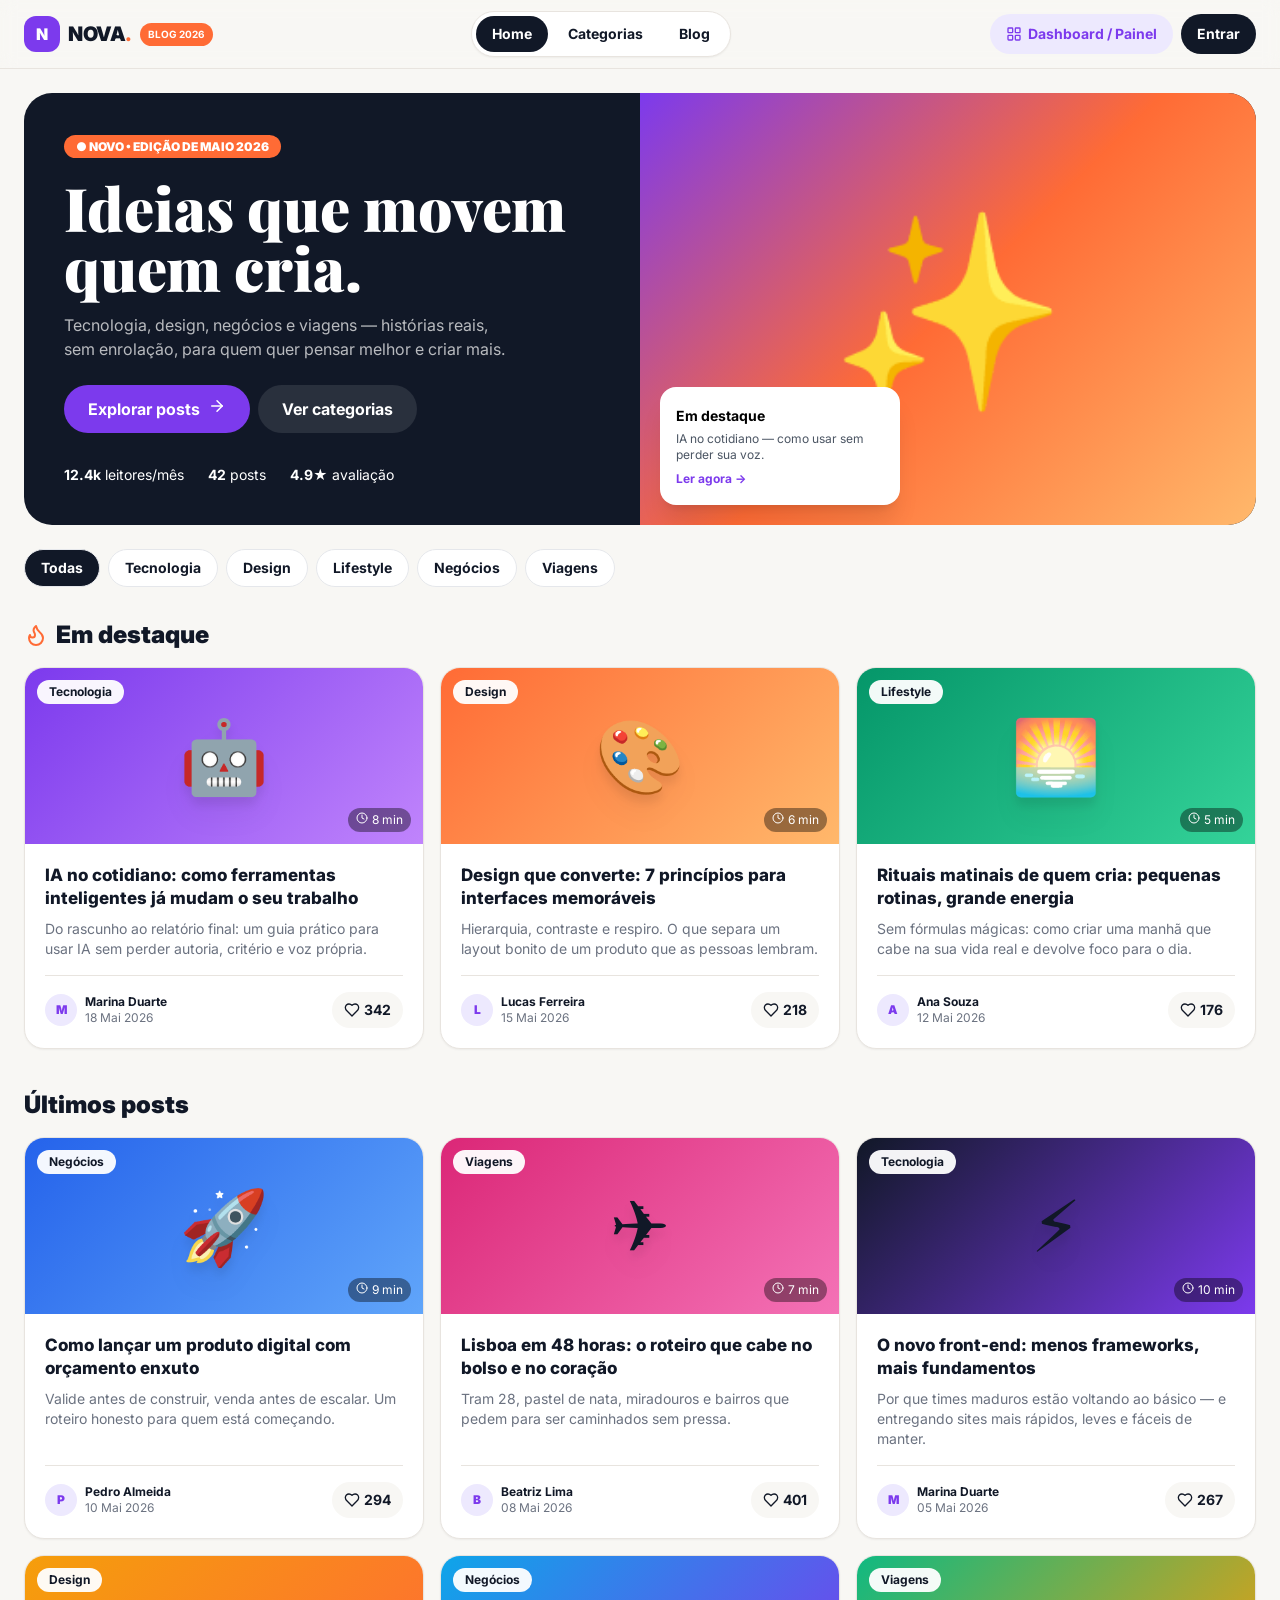
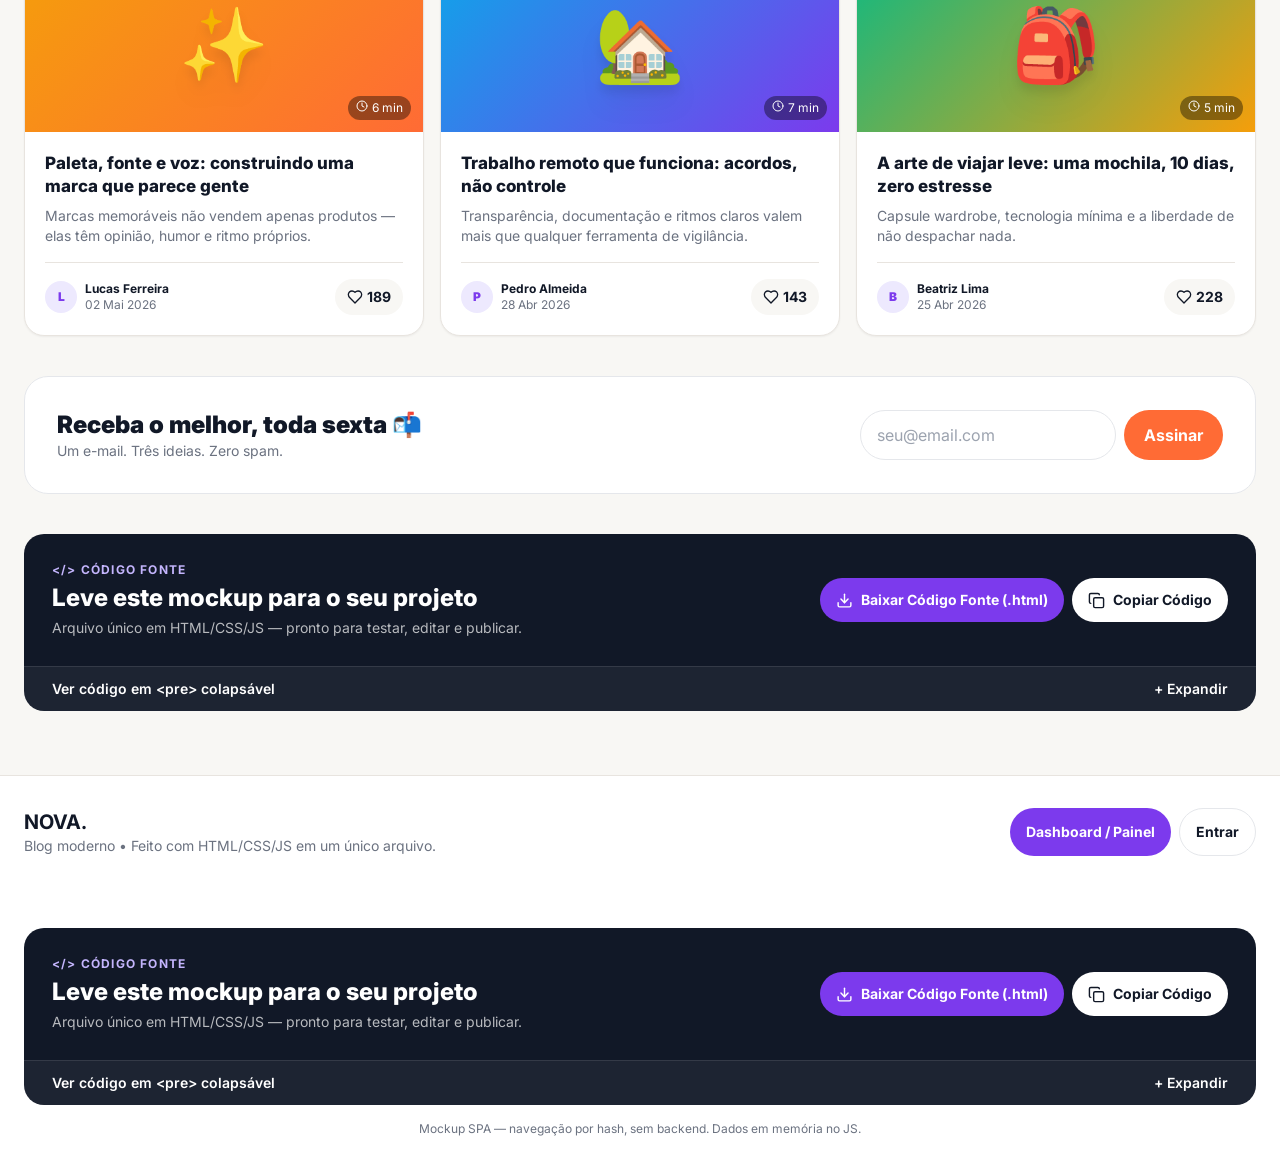
<file: site_06/Blog-Moderno-Completo-Dashboard.html>
<!DOCTYPE html>
<html lang="en">
<head>
  <meta charset="UTF-8">
  <meta name="viewport" content="width=device-width, initial-scale=1">
  <title>React Artifact</title>
  <style>@import url("https://fonts.googleapis.com/css2?family=Inter:wght@500;600;700;800;900&family=Playfair+Display:wght@700;800&display=swap");*,:after,:before{--tw-border-spacing-x:0;--tw-border-spacing-y:0;--tw-translate-x:0;--tw-translate-y:0;--tw-rotate:0;--tw-skew-x:0;--tw-skew-y:0;--tw-scale-x:1;--tw-scale-y:1;--tw-pan-x: ;--tw-pan-y: ;--tw-pinch-zoom: ;--tw-scroll-snap-strictness:proximity;--tw-gradient-from-position: ;--tw-gradient-via-position: ;--tw-gradient-to-position: ;--tw-ordinal: ;--tw-slashed-zero: ;--tw-numeric-figure: ;--tw-numeric-spacing: ;--tw-numeric-fraction: ;--tw-ring-inset: ;--tw-ring-offset-width:0px;--tw-ring-offset-color:#fff;--tw-ring-color:rgba(59,130,246,.5);--tw-ring-offset-shadow:0 0 #0000;--tw-ring-shadow:0 0 #0000;--tw-shadow:0 0 #0000;--tw-shadow-colored:0 0 #0000;--tw-blur: ;--tw-brightness: ;--tw-contrast: ;--tw-grayscale: ;--tw-hue-rotate: ;--tw-invert: ;--tw-saturate: ;--tw-sepia: ;--tw-drop-shadow: ;--tw-backdrop-blur: ;--tw-backdrop-brightness: ;--tw-backdrop-contrast: ;--tw-backdrop-grayscale: ;--tw-backdrop-hue-rotate: ;--tw-backdrop-invert: ;--tw-backdrop-opacity: ;--tw-backdrop-saturate: ;--tw-backdrop-sepia: ;--tw-contain-size: ;--tw-contain-layout: ;--tw-contain-paint: ;--tw-contain-style: }::backdrop{--tw-border-spacing-x:0;--tw-border-spacing-y:0;--tw-translate-x:0;--tw-translate-y:0;--tw-rotate:0;--tw-skew-x:0;--tw-skew-y:0;--tw-scale-x:1;--tw-scale-y:1;--tw-pan-x: ;--tw-pan-y: ;--tw-pinch-zoom: ;--tw-scroll-snap-strictness:proximity;--tw-gradient-from-position: ;--tw-gradient-via-position: ;--tw-gradient-to-position: ;--tw-ordinal: ;--tw-slashed-zero: ;--tw-numeric-figure: ;--tw-numeric-spacing: ;--tw-numeric-fraction: ;--tw-ring-inset: ;--tw-ring-offset-width:0px;--tw-ring-offset-color:#fff;--tw-ring-color:rgba(59,130,246,.5);--tw-ring-offset-shadow:0 0 #0000;--tw-ring-shadow:0 0 #0000;--tw-shadow:0 0 #0000;--tw-shadow-colored:0 0 #0000;--tw-blur: ;--tw-brightness: ;--tw-contrast: ;--tw-grayscale: ;--tw-hue-rotate: ;--tw-invert: ;--tw-saturate: ;--tw-sepia: ;--tw-drop-shadow: ;--tw-backdrop-blur: ;--tw-backdrop-brightness: ;--tw-backdrop-contrast: ;--tw-backdrop-grayscale: ;--tw-backdrop-hue-rotate: ;--tw-backdrop-invert: ;--tw-backdrop-opacity: ;--tw-backdrop-saturate: ;--tw-backdrop-sepia: ;--tw-contain-size: ;--tw-contain-layout: ;--tw-contain-paint: ;--tw-contain-style: }
/*! tailwindcss v3.4.18 | MIT License | https://tailwindcss.com*/*,:after,:before{box-sizing:border-box;border:0 solid #e5e7eb}:after,:before{--tw-content:""}:host,html{line-height:1.5;-webkit-text-size-adjust:100%;-moz-tab-size:4;-o-tab-size:4;tab-size:4;font-family:ui-sans-serif,system-ui,sans-serif,Apple Color Emoji,Segoe UI Emoji,Segoe UI Symbol,Noto Color Emoji;font-feature-settings:normal;font-variation-settings:normal;-webkit-tap-highlight-color:transparent}body{line-height:inherit}hr{height:0;color:inherit;border-top-width:1px}abbr:where([title]){-webkit-text-decoration:underline dotted;text-decoration:underline dotted}h1,h2,h3,h4,h5,h6{font-size:inherit;font-weight:inherit}a{color:inherit;text-decoration:inherit}b,strong{font-weight:bolder}code,kbd,pre,samp{font-family:ui-monospace,SFMono-Regular,Menlo,Monaco,Consolas,Liberation Mono,Courier New,monospace;font-feature-settings:normal;font-variation-settings:normal;font-size:1em}small{font-size:80%}sub,sup{font-size:75%;line-height:0;position:relative;vertical-align:baseline}sub{bottom:-.25em}sup{top:-.5em}table{text-indent:0;border-color:inherit;border-collapse:collapse}button,input,optgroup,select,textarea{font-family:inherit;font-feature-settings:inherit;font-variation-settings:inherit;font-size:100%;font-weight:inherit;line-height:inherit;letter-spacing:inherit;color:inherit;margin:0;padding:0}button,select{text-transform:none}button,input:where([type=button]),input:where([type=reset]),input:where([type=submit]){-webkit-appearance:button;background-color:transparent;background-image:none}:-moz-focusring{outline:auto}:-moz-ui-invalid{box-shadow:none}progress{vertical-align:baseline}::-webkit-inner-spin-button,::-webkit-outer-spin-button{height:auto}[type=search]{-webkit-appearance:textfield;outline-offset:-2px}::-webkit-search-decoration{-webkit-appearance:none}::-webkit-file-upload-button{-webkit-appearance:button;font:inherit}summary{display:list-item}blockquote,dd,dl,figure,h1,h2,h3,h4,h5,h6,hr,p,pre{margin:0}fieldset{margin:0}fieldset,legend{padding:0}menu,ol,ul{list-style:none;margin:0;padding:0}dialog{padding:0}textarea{resize:vertical}input::-moz-placeholder,textarea::-moz-placeholder{opacity:1;color:#9ca3af}input::placeholder,textarea::placeholder{opacity:1;color:#9ca3af}[role=button],button{cursor:pointer}:disabled{cursor:default}audio,canvas,embed,iframe,img,object,svg,video{display:block;vertical-align:middle}img,video{max-width:100%;height:auto}[hidden]:where(:not([hidden=until-found])){display:none}.pointer-events-none{pointer-events:none}.fixed{position:fixed}.absolute{position:absolute}.relative{position:relative}.sticky{position:sticky}.inset-0{inset:0}.bottom-3{bottom:.75rem}.bottom-5{bottom:1.25rem}.left-1\/2{left:50%}.left-3{left:.75rem}.left-4{left:1rem}.left-5{left:1.25rem}.right-3{right:.75rem}.top-3{top:.75rem}.top-4{top:1rem}.top-\[var\(--safe-area-inset-top\)\]{top:var(--safe-area-inset-top)}.z-40{z-index:40}.z-50{z-index:50}.z-\[100\]{z-index:100}.mx-auto{margin-left:auto;margin-right:auto}.mb-2{margin-bottom:.5rem}.mb-4{margin-bottom:1rem}.ml-auto{margin-left:auto}.mt-1{margin-top:.25rem}.mt-10{margin-top:2.5rem}.mt-2{margin-top:.5rem}.mt-3{margin-top:.75rem}.mt-4{margin-top:1rem}.mt-5{margin-top:1.25rem}.mt-6{margin-top:1.5rem}.mt-8{margin-top:2rem}.line-clamp-3{overflow:hidden;display:-webkit-box;-webkit-box-orient:vertical;-webkit-line-clamp:3}.block{display:block}.inline-block{display:inline-block}.flex{display:flex}.table{display:table}.grid{display:grid}.hidden{display:none}.h-10{height:2.5rem}.h-16{height:4rem}.h-2{height:.5rem}.h-2\.5{height:.625rem}.h-32{height:8rem}.h-4{height:1rem}.h-40{height:10rem}.h-44{height:11rem}.h-5{height:1.25rem}.h-64{height:16rem}.h-7{height:1.75rem}.h-8{height:2rem}.h-9{height:2.25rem}.h-\[68px\]{height:68px}.h-fit{height:-moz-fit-content;height:fit-content}.h-full{height:100%}.min-h-\[280px\]{min-height:280px}.min-h-screen{min-height:100vh}.w-10{width:2.5rem}.w-12{width:3rem}.w-16{width:4rem}.w-4{width:1rem}.w-5{width:1.25rem}.w-8{width:2rem}.w-9{width:2.25rem}.w-\[260px\]{width:260px}.w-\[82\%\]{width:82%}.w-full{width:100%}.min-w-0{min-width:0}.min-w-\[620px\]{min-width:620px}.max-w-2xl{max-width:42rem}.max-w-3xl{max-width:48rem}.max-w-4xl{max-width:56rem}.max-w-7xl{max-width:80rem}.max-w-\[1440px\]{max-width:1440px}.max-w-\[240px\]{max-width:240px}.max-w-md{max-width:28rem}.max-w-none{max-width:none}.max-w-sm{max-width:24rem}.flex-1{flex:1 1 0%}.shrink-0{flex-shrink:0}.-translate-x-1\/2{--tw-translate-x:-50%;transform:translate(var(--tw-translate-x),var(--tw-translate-y)) rotate(var(--tw-rotate)) skewX(var(--tw-skew-x)) skewY(var(--tw-skew-y)) scaleX(var(--tw-scale-x)) scaleY(var(--tw-scale-y))}.cursor-pointer{cursor:pointer}.grid-cols-2{grid-template-columns:repeat(2,minmax(0,1fr))}.flex-col{flex-direction:column}.flex-wrap{flex-wrap:wrap}.place-items-center{place-items:center}.items-end{align-items:flex-end}.items-center{align-items:center}.justify-center{justify-content:center}.justify-between{justify-content:space-between}.gap-1{gap:.25rem}.gap-1\.5{gap:.375rem}.gap-2{gap:.5rem}.gap-3{gap:.75rem}.gap-4{gap:1rem}.gap-6{gap:1.5rem}.space-y-2>:not([hidden])~:not([hidden]){--tw-space-y-reverse:0;margin-top:calc(.5rem*(1 - var(--tw-space-y-reverse)));margin-bottom:calc(.5rem*var(--tw-space-y-reverse))}.space-y-3>:not([hidden])~:not([hidden]){--tw-space-y-reverse:0;margin-top:calc(.75rem*(1 - var(--tw-space-y-reverse)));margin-bottom:calc(.75rem*var(--tw-space-y-reverse))}.space-y-4>:not([hidden])~:not([hidden]){--tw-space-y-reverse:0;margin-top:calc(1rem*(1 - var(--tw-space-y-reverse)));margin-bottom:calc(1rem*var(--tw-space-y-reverse))}.self-start{align-self:flex-start}.overflow-hidden{overflow:hidden}.overflow-x-auto{overflow-x:auto}.truncate{overflow:hidden;text-overflow:ellipsis}.truncate,.whitespace-nowrap{white-space:nowrap}.whitespace-pre-wrap{white-space:pre-wrap}.break-words{overflow-wrap:break-word}.rounded-2xl{border-radius:1rem}.rounded-\[20px\]{border-radius:20px}.rounded-\[24px\]{border-radius:24px}.rounded-\[28px\]{border-radius:28px}.rounded-full{border-radius:9999px}.rounded-xl{border-radius:.75rem}.rounded-t-xl{border-top-left-radius:.75rem;border-top-right-radius:.75rem}.border{border-width:1px}.border-2{border-width:2px}.border-y{border-top-width:1px}.border-b,.border-y{border-bottom-width:1px}.border-t{border-top-width:1px}.border-dashed{border-style:dashed}.border-none{border-style:none}.border-\[var\(--line\)\]{border-color:var(--line)}.border-white\/10{border-color:hsla(0,0%,100%,.1)}.bg-\[\#111827\]{--tw-bg-opacity:1;background-color:rgb(17 24 39/var(--tw-bg-opacity,1))}.bg-\[\#7C3AED\]{--tw-bg-opacity:1;background-color:rgb(124 58 237/var(--tw-bg-opacity,1))}.bg-\[\#FF6B35\]{--tw-bg-opacity:1;background-color:rgb(255 107 53/var(--tw-bg-opacity,1))}.bg-\[var\(--bg\)\]{background-color:var(--bg)}.bg-\[var\(--surface\)\]{background-color:var(--surface)}.bg-\[var\(--violet-soft\)\]{background-color:var(--violet-soft)}.bg-amber-50{--tw-bg-opacity:1;background-color:rgb(255 251 235/var(--tw-bg-opacity,1))}.bg-black\/40{background-color:rgba(0,0,0,.4)}.bg-black\/50{background-color:rgba(0,0,0,.5)}.bg-emerald-50{--tw-bg-opacity:1;background-color:rgb(236 253 245/var(--tw-bg-opacity,1))}.bg-gray-100{--tw-bg-opacity:1;background-color:rgb(243 244 246/var(--tw-bg-opacity,1))}.bg-gray-300{--tw-bg-opacity:1;background-color:rgb(209 213 219/var(--tw-bg-opacity,1))}.bg-orange-100{--tw-bg-opacity:1;background-color:rgb(255 237 213/var(--tw-bg-opacity,1))}.bg-red-50{--tw-bg-opacity:1;background-color:rgb(254 242 242/var(--tw-bg-opacity,1))}.bg-red-500{--tw-bg-opacity:1;background-color:rgb(239 68 68/var(--tw-bg-opacity,1))}.bg-red-600{--tw-bg-opacity:1;background-color:rgb(220 38 38/var(--tw-bg-opacity,1))}.bg-transparent{background-color:transparent}.bg-white{--tw-bg-opacity:1;background-color:rgb(255 255 255/var(--tw-bg-opacity,1))}.bg-white\/10{background-color:hsla(0,0%,100%,.1)}.bg-white\/30{background-color:hsla(0,0%,100%,.3)}.bg-white\/5{background-color:hsla(0,0%,100%,.05)}.bg-white\/95{background-color:hsla(0,0%,100%,.95)}.bg-gradient-to-br{background-image:linear-gradient(to bottom right,var(--tw-gradient-stops))}.from-\[\#7C3AED\]{--tw-gradient-from:#7c3aed var(--tw-gradient-from-position);--tw-gradient-to:rgba(124,58,237,0) var(--tw-gradient-to-position);--tw-gradient-stops:var(--tw-gradient-from),var(--tw-gradient-to)}.to-\[\#FF6B35\]{--tw-gradient-to:#ff6b35 var(--tw-gradient-to-position)}.object-cover{-o-object-fit:cover;object-fit:cover}.p-1{padding:.25rem}.p-10{padding:2.5rem}.p-2{padding:.5rem}.p-3{padding:.75rem}.p-4{padding:1rem}.p-5{padding:1.25rem}.p-6{padding:1.5rem}.px-2{padding-left:.5rem;padding-right:.5rem}.px-3{padding-left:.75rem;padding-right:.75rem}.px-4{padding-left:1rem;padding-right:1rem}.px-5{padding-left:1.25rem;padding-right:1.25rem}.px-6{padding-left:1.5rem;padding-right:1.5rem}.py-1{padding-top:.25rem;padding-bottom:.25rem}.py-1\.5{padding-top:.375rem;padding-bottom:.375rem}.py-2{padding-top:.5rem;padding-bottom:.5rem}.py-2\.5{padding-top:.625rem;padding-bottom:.625rem}.py-3{padding-top:.75rem;padding-bottom:.75rem}.py-3\.5{padding-top:.875rem;padding-bottom:.875rem}.py-4{padding-top:1rem;padding-bottom:1rem}.py-5{padding-top:1.25rem;padding-bottom:1.25rem}.py-8{padding-top:2rem;padding-bottom:2rem}.pb-16{padding-bottom:4rem}.pb-4{padding-bottom:1rem}.pb-5{padding-bottom:1.25rem}.pb-8{padding-bottom:2rem}.pt-4{padding-top:1rem}.text-left{text-align:left}.text-center{text-align:center}.text-right{text-align:right}.text-2xl{font-size:1.5rem;line-height:2rem}.text-3xl{font-size:1.875rem;line-height:2.25rem}.text-4xl{font-size:2.25rem;line-height:2.5rem}.text-5xl{font-size:3rem;line-height:1}.text-\[10px\]{font-size:10px}.text-\[110px\]{font-size:110px}.text-\[11px\]{font-size:11px}.text-\[150px\]{font-size:150px}.text-\[17px\]{font-size:17px}.text-\[72px\]{font-size:72px}.text-lg{font-size:1.125rem;line-height:1.75rem}.text-sm{font-size:.875rem;line-height:1.25rem}.text-xl{font-size:1.25rem;line-height:1.75rem}.text-xs{font-size:.75rem;line-height:1rem}.font-black{font-weight:900}.font-bold{font-weight:700}.font-extrabold{font-weight:800}.font-medium{font-weight:500}.font-normal{font-weight:400}.font-semibold{font-weight:600}.capitalize{text-transform:capitalize}.leading-\[0\.95\]{line-height:.95}.leading-relaxed{line-height:1.625}.leading-snug{line-height:1.375}.leading-tight{line-height:1.25}.tracking-tight{letter-spacing:-.025em}.tracking-widest{letter-spacing:.1em}.text-\[\#111827\]{--tw-text-opacity:1;color:rgb(17 24 39/var(--tw-text-opacity,1))}.text-\[\#7C3AED\]{--tw-text-opacity:1;color:rgb(124 58 237/var(--tw-text-opacity,1))}.text-\[\#C4B5FD\]{--tw-text-opacity:1;color:rgb(196 181 253/var(--tw-text-opacity,1))}.text-\[\#FF6B35\]{--tw-text-opacity:1;color:rgb(255 107 53/var(--tw-text-opacity,1))}.text-\[var\(--muted\)\]{color:var(--muted)}.text-\[var\(--text\)\]{color:var(--text)}.text-amber-700{--tw-text-opacity:1;color:rgb(180 83 9/var(--tw-text-opacity,1))}.text-black{--tw-text-opacity:1;color:rgb(0 0 0/var(--tw-text-opacity,1))}.text-emerald-200{--tw-text-opacity:1;color:rgb(167 243 208/var(--tw-text-opacity,1))}.text-emerald-400{--tw-text-opacity:1;color:rgb(52 211 153/var(--tw-text-opacity,1))}.text-emerald-600{--tw-text-opacity:1;color:rgb(5 150 105/var(--tw-text-opacity,1))}.text-emerald-700{--tw-text-opacity:1;color:rgb(4 120 87/var(--tw-text-opacity,1))}.text-gray-600{--tw-text-opacity:1;color:rgb(75 85 99/var(--tw-text-opacity,1))}.text-gray-700{--tw-text-opacity:1;color:rgb(55 65 81/var(--tw-text-opacity,1))}.text-orange-700{--tw-text-opacity:1;color:rgb(194 65 12/var(--tw-text-opacity,1))}.text-red-500{--tw-text-opacity:1;color:rgb(239 68 68/var(--tw-text-opacity,1))}.text-red-600{--tw-text-opacity:1;color:rgb(220 38 38/var(--tw-text-opacity,1))}.text-white{--tw-text-opacity:1;color:rgb(255 255 255/var(--tw-text-opacity,1))}.text-white\/70{color:hsla(0,0%,100%,.7)}.accent-\[\#7C3AED\]{accent-color:#7c3aed}.opacity-80{opacity:.8}.shadow-2xl{--tw-shadow:0 25px 50px -12px rgba(0,0,0,.25);--tw-shadow-colored:0 25px 50px -12px var(--tw-shadow-color)}.shadow-2xl,.shadow-lg{box-shadow:var(--tw-ring-offset-shadow,0 0 #0000),var(--tw-ring-shadow,0 0 #0000),var(--tw-shadow)}.shadow-lg{--tw-shadow:0 10px 15px -3px rgba(0,0,0,.1),0 4px 6px -4px rgba(0,0,0,.1);--tw-shadow-colored:0 10px 15px -3px var(--tw-shadow-color),0 4px 6px -4px var(--tw-shadow-color)}.shadow-none{--tw-shadow:0 0 #0000;--tw-shadow-colored:0 0 #0000}.shadow-none,.shadow-sm{box-shadow:var(--tw-ring-offset-shadow,0 0 #0000),var(--tw-ring-shadow,0 0 #0000),var(--tw-shadow)}.shadow-sm{--tw-shadow:0 1px 2px 0 rgba(0,0,0,.05);--tw-shadow-colored:0 1px 2px 0 var(--tw-shadow-color)}.shadow-xl{--tw-shadow:0 20px 25px -5px rgba(0,0,0,.1),0 8px 10px -6px rgba(0,0,0,.1);--tw-shadow-colored:0 20px 25px -5px var(--tw-shadow-color),0 8px 10px -6px var(--tw-shadow-color);box-shadow:var(--tw-ring-offset-shadow,0 0 #0000),var(--tw-ring-shadow,0 0 #0000),var(--tw-shadow)}.drop-shadow-xl{--tw-drop-shadow:drop-shadow(0 20px 13px rgba(0,0,0,.03)) drop-shadow(0 8px 5px rgba(0,0,0,.08))}.drop-shadow-xl,.filter{filter:var(--tw-blur) var(--tw-brightness) var(--tw-contrast) var(--tw-grayscale) var(--tw-hue-rotate) var(--tw-invert) var(--tw-saturate) var(--tw-sepia) var(--tw-drop-shadow)}.backdrop-blur{--tw-backdrop-blur:blur(8px);backdrop-filter:var(--tw-backdrop-blur) var(--tw-backdrop-brightness) var(--tw-backdrop-contrast) var(--tw-backdrop-grayscale) var(--tw-backdrop-hue-rotate) var(--tw-backdrop-invert) var(--tw-backdrop-opacity) var(--tw-backdrop-saturate) var(--tw-backdrop-sepia)}.transition-all{transition-property:all;transition-timing-function:cubic-bezier(.4,0,.2,1);transition-duration:.15s}.ease-in-out{transition-timing-function:cubic-bezier(.4,0,.2,1)}:root{--bg:#f8f7f4;--surface:#fff;--surface2:#fff7ed;--text:#111827;--muted:#6b7280;--line:#e8e4df;--violet:#7c3aed;--orange:#ff6b35;--violet-soft:#ede9fe;--orange-soft:#fff0e9}@media (prefers-color-scheme:dark){:root{--bg:#121116;--surface:#1d1c23;--surface2:#262432;--text:#f8f7f4;--muted:#b8b3c7;--line:#322f3d;--violet:#a78bfa;--orange:#ff8a5c;--violet-soft:#2a2442;--orange-soft:#3a2a24}}*{box-sizing:border-box}html{scroll-behavior:smooth}body{margin:0;background:var(--bg);color:var(--text);font-family:Inter,system-ui,-apple-system,sans-serif}button,input,select,textarea{font-family:inherit}.no-scrollbar::-webkit-scrollbar{display:none}.no-scrollbar{scrollbar-width:none}@keyframes pop{0%{transform:scale(1)}40%{transform:scale(1.35) rotate(-6deg)}to{transform:scale(1)}}@keyframes floaty{0%,to{transform:translateY(0)}50%{transform:translateY(-8px)}}@keyframes rise{0%{opacity:0;transform:translateY(12px)}to{opacity:1;transform:translateY(0)}}.animate-pop{animation:pop .45s ease}.animate-rise{animation:rise .45s ease both}.like-pop{animation:pop .4s ease}input,select,textarea{outline:none}input:focus,select:focus,textarea:focus{border-color:var(--violet)!important;box-shadow:0 0 0 3px rgba(124,58,237,.14)}.last\:border-0:last-child{border-width:0}.hover\:-translate-y-1:hover{--tw-translate-y:-0.25rem;transform:translate(var(--tw-translate-x),var(--tw-translate-y)) rotate(var(--tw-rotate)) skewX(var(--tw-skew-x)) skewY(var(--tw-skew-y)) scaleX(var(--tw-scale-x)) scaleY(var(--tw-scale-y))}.hover\:bg-\[\#6D28D9\]:hover{--tw-bg-opacity:1;background-color:rgb(109 40 217/var(--tw-bg-opacity,1))}.hover\:bg-gray-100:hover{--tw-bg-opacity:1;background-color:rgb(243 244 246/var(--tw-bg-opacity,1))}.hover\:bg-white:hover{--tw-bg-opacity:1;background-color:rgb(255 255 255/var(--tw-bg-opacity,1))}.hover\:shadow-lg:hover{--tw-shadow:0 10px 15px -3px rgba(0,0,0,.1),0 4px 6px -4px rgba(0,0,0,.1);--tw-shadow-colored:0 10px 15px -3px var(--tw-shadow-color),0 4px 6px -4px var(--tw-shadow-color);box-shadow:var(--tw-ring-offset-shadow,0 0 #0000),var(--tw-ring-shadow,0 0 #0000),var(--tw-shadow)}@media (min-width:640px){.sm\:inline{display:inline}}@media (min-width:768px){.md\:flex{display:flex}.md\:hidden{display:none}.md\:h-80{height:20rem}.md\:w-64{width:16rem}.md\:w-auto{width:auto}.md\:grid-cols-2{grid-template-columns:repeat(2,minmax(0,1fr))}.md\:grid-cols-3{grid-template-columns:repeat(3,minmax(0,1fr))}.md\:flex-row{flex-direction:row}.md\:items-center{align-items:center}.md\:p-10{padding:2.5rem}.md\:p-6{padding:1.5rem}.md\:p-7{padding:1.75rem}.md\:p-8{padding:2rem}.md\:px-6{padding-left:1.5rem;padding-right:1.5rem}.md\:px-7{padding-left:1.75rem;padding-right:1.75rem}.md\:text-2xl{font-size:1.5rem;line-height:2rem}.md\:text-3xl{font-size:1.875rem;line-height:2.25rem}.md\:text-4xl{font-size:2.25rem;line-height:2.5rem}.md\:text-5xl{font-size:3rem;line-height:1}.md\:text-6xl{font-size:3.75rem;line-height:1}.md\:text-\[190px\]{font-size:190px}}@media (min-width:1024px){.lg\:col-span-2{grid-column:span 2/span 2}.lg\:col-span-3{grid-column:span 3/span 3}.lg\:flex{display:flex}.lg\:hidden{display:none}.lg\:grid-cols-2{grid-template-columns:repeat(2,minmax(0,1fr))}.lg\:grid-cols-3{grid-template-columns:repeat(3,minmax(0,1fr))}.lg\:grid-cols-4{grid-template-columns:repeat(4,minmax(0,1fr))}.lg\:grid-cols-5{grid-template-columns:repeat(5,minmax(0,1fr))}}</style>
</head>
<body>
  <div id="root"></div>
  
  <script type="module">var yf=Object.create;var{getPrototypeOf:wf,defineProperty:Lo,getOwnPropertyNames:kf}=Object;var xf=Object.prototype.hasOwnProperty;var Ke=(e,t,n)=>{n=e!=null?yf(wf(e)):{};let r=t||!e||!e.__esModule?Lo(n,"default",{value:e,enumerable:!0}):n;for(let l of kf(e))if(!xf.call(r,l))Lo(r,l,{get:()=>e[l],enumerable:!0});return r};var ol=(e,t)=>()=>(t||e((t={exports:{}}).exports,t),t.exports);var Nf=(e,t)=>{for(var n in t)Lo(e,n,{get:t[n],enumerable:!0,configurable:!0,set:(r)=>t[n]=()=>r})};var Sf=(e,t)=>()=>(e&&(t=e(e=0)),t);var Ft=ol((If)=>{var In=Symbol.for("react.element"),Cf=Symbol.for("react.portal"),Ef=Symbol.for("react.fragment"),Pf=Symbol.for("react.strict_mode"),_f=Symbol.for("react.profiler"),Tf=Symbol.for("react.provider"),zf=Symbol.for("react.context"),Df=Symbol.for("react.forward_ref"),Ff=Symbol.for("react.suspense"),Rf=Symbol.for("react.memo"),Of=Symbol.for("react.lazy"),wu=Symbol.iterator;function Af(e){if(e===null||typeof e!=="object")return null;return e=wu&&e[wu]||e["@@iterator"],typeof e==="function"?e:null}var Nu={isMounted:function(){return!1},enqueueForceUpdate:function(){},enqueueReplaceState:function(){},enqueueSetState:function(){}},Su=Object.assign,Cu={};function Gt(e,t,n){this.props=e,this.context=t,this.refs=Cu,this.updater=n||Nu}Gt.prototype.isReactComponent={};Gt.prototype.setState=function(e,t){if(typeof e!=="object"&&typeof e!=="function"&&e!=null)throw Error("setState(...): takes an object of state variables to update or a function which returns an object of state variables.");this.updater.enqueueSetState(this,e,t,"setState")};Gt.prototype.forceUpdate=function(e){this.updater.enqueueForceUpdate(this,e,"forceUpdate")};function Eu(){}Eu.prototype=Gt.prototype;function Bo(e,t,n){this.props=e,this.context=t,this.refs=Cu,this.updater=n||Nu}var Io=Bo.prototype=new Eu;Io.constructor=Bo;Su(Io,Gt.prototype);Io.isPureReactComponent=!0;var ku=Array.isArray,Pu=Object.prototype.hasOwnProperty,Vo={current:null},_u={key:!0,ref:!0,__self:!0,__source:!0};function Tu(e,t,n){var r,l={},o=null,i=null;if(t!=null)for(r in t.ref!==void 0&&(i=t.ref),t.key!==void 0&&(o=""+t.key),t)Pu.call(t,r)&&!_u.hasOwnProperty(r)&&(l[r]=t[r]);var a=arguments.length-2;if(a===1)l.children=n;else if(1<a){for(var s=Array(a),p=0;p<a;p++)s[p]=arguments[p+2];l.children=s}if(e&&e.defaultProps)for(r in a=e.defaultProps,a)l[r]===void 0&&(l[r]=a[r]);return{$$typeof:In,type:e,key:o,ref:i,props:l,_owner:Vo.current}}function Mf(e,t){return{$$typeof:In,type:e.type,key:t,ref:e.ref,props:e.props,_owner:e._owner}}function Uo(e){return typeof e==="object"&&e!==null&&e.$$typeof===In}function Lf(e){var t={"=":"=0",":":"=2"};return"$"+e.replace(/[=:]/g,function(n){return t[n]})}var xu=/\/+/g;function bo(e,t){return typeof e==="object"&&e!==null&&e.key!=null?Lf(""+e.key):t.toString(36)}function al(e,t,n,r,l){var o=typeof e;if(o==="undefined"||o==="boolean")e=null;var i=!1;if(e===null)i=!0;else switch(o){case"string":case"number":i=!0;break;case"object":switch(e.$$typeof){case In:case Cf:i=!0}}if(i)return i=e,l=l(i),e=r===""?"."+bo(i,0):r,ku(l)?(n="",e!=null&&(n=e.replace(xu,"$&/")+"/"),al(l,t,n,"",function(p){return p})):l!=null&&(Uo(l)&&(l=Mf(l,n+(!l.key||i&&i.key===l.key?"":(""+l.key).replace(xu,"$&/")+"/")+e)),t.push(l)),1;if(i=0,r=r===""?".":r+":",ku(e))for(var a=0;a<e.length;a++){o=e[a];var s=r+bo(o,a);i+=al(o,t,n,s,l)}else if(s=Af(e),typeof s==="function")for(e=s.call(e),a=0;!(o=e.next()).done;)o=o.value,s=r+bo(o,a++),i+=al(o,t,n,s,l);else if(o==="object")throw t=String(e),Error("Objects are not valid as a React child (found: "+(t==="[object Object]"?"object with keys {"+Object.keys(e).join(", ")+"}":t)+"). If you meant to render a collection of children, use an array instead.");return i}function il(e,t,n){if(e==null)return e;var r=[],l=0;return al(e,r,"","",function(o){return t.call(n,o,l++)}),r}function bf(e){if(e._status===-1){var t=e._result;t=t(),t.then(function(n){if(e._status===0||e._status===-1)e._status=1,e._result=n},function(n){if(e._status===0||e._status===-1)e._status=2,e._result=n}),e._status===-1&&(e._status=0,e._result=t)}if(e._status===1)return e._result.default;throw e._result}var ce={current:null},ul={transition:null},Bf={ReactCurrentDispatcher:ce,ReactCurrentBatchConfig:ul,ReactCurrentOwner:Vo};function zu(){throw Error("act(...) is not supported in production builds of React.")}If.Children={map:il,forEach:function(e,t,n){il(e,function(){t.apply(this,arguments)},n)},count:function(e){var t=0;return il(e,function(){t++}),t},toArray:function(e){return il(e,function(t){return t})||[]},only:function(e){if(!Uo(e))throw Error("React.Children.only expected to receive a single React element child.");return e}};If.Component=Gt;If.Fragment=Ef;If.Profiler=_f;If.PureComponent=Bo;If.StrictMode=Pf;If.Suspense=Ff;If.__SECRET_INTERNALS_DO_NOT_USE_OR_YOU_WILL_BE_FIRED=Bf;If.act=zu;If.cloneElement=function(e,t,n){if(e===null||e===void 0)throw Error("React.cloneElement(...): The argument must be a React element, but you passed "+e+".");var r=Su({},e.props),l=e.key,o=e.ref,i=e._owner;if(t!=null){if(t.ref!==void 0&&(o=t.ref,i=Vo.current),t.key!==void 0&&(l=""+t.key),e.type&&e.type.defaultProps)var a=e.type.defaultProps;for(s in t)Pu.call(t,s)&&!_u.hasOwnProperty(s)&&(r[s]=t[s]===void 0&&a!==void 0?a[s]:t[s])}var s=arguments.length-2;if(s===1)r.children=n;else if(1<s){a=Array(s);for(var p=0;p<s;p++)a[p]=arguments[p+2];r.children=a}return{$$typeof:In,type:e.type,key:l,ref:o,props:r,_owner:i}};If.createContext=function(e){return e={$$typeof:zf,_currentValue:e,_currentValue2:e,_threadCount:0,Provider:null,Consumer:null,_defaultValue:null,_globalName:null},e.Provider={$$typeof:Tf,_context:e},e.Consumer=e};If.createElement=Tu;If.createFactory=function(e){var t=Tu.bind(null,e);return t.type=e,t};If.createRef=function(){return{current:null}};If.forwardRef=function(e){return{$$typeof:Df,render:e}};If.isValidElement=Uo;If.lazy=function(e){return{$$typeof:Of,_payload:{_status:-1,_result:e},_init:bf}};If.memo=function(e,t){return{$$typeof:Rf,type:e,compare:t===void 0?null:t}};If.startTransition=function(e){var t=ul.transition;ul.transition={};try{e()}finally{ul.transition=t}};If.unstable_act=zu;If.useCallback=function(e,t){return ce.current.useCallback(e,t)};If.useContext=function(e){return ce.current.useContext(e)};If.useDebugValue=function(){};If.useDeferredValue=function(e){return ce.current.useDeferredValue(e)};If.useEffect=function(e,t){return ce.current.useEffect(e,t)};If.useId=function(){return ce.current.useId()};If.useImperativeHandle=function(e,t,n){return ce.current.useImperativeHandle(e,t,n)};If.useInsertionEffect=function(e,t){return ce.current.useInsertionEffect(e,t)};If.useLayoutEffect=function(e,t){return ce.current.useLayoutEffect(e,t)};If.useMemo=function(e,t){return ce.current.useMemo(e,t)};If.useReducer=function(e,t,n){return ce.current.useReducer(e,t,n)};If.useRef=function(e){return ce.current.useRef(e)};If.useState=function(e){return ce.current.useState(e)};If.useSyncExternalStore=function(e,t,n){return ce.current.useSyncExternalStore(e,t,n)};If.useTransition=function(){return ce.current.useTransition()};If.version="18.3.1"});var Lu=ol((Sp)=>{function $o(e,t){var n=e.length;e.push(t);e:for(;0<n;){var r=n-1>>>1,l=e[r];if(0<sl(l,t))e[r]=t,e[n]=l,n=r;else break e}}function Fe(e){return e.length===0?null:e[0]}function pl(e){if(e.length===0)return null;var t=e[0],n=e.pop();if(n!==t){e[0]=n;e:for(var r=0,l=e.length,o=l>>>1;r<o;){var i=2*(r+1)-1,a=e[i],s=i+1,p=e[s];if(0>sl(a,n))s<l&&0>sl(p,a)?(e[r]=p,e[s]=n,r=s):(e[r]=a,e[i]=n,r=i);else if(s<l&&0>sl(p,n))e[r]=p,e[s]=n,r=s;else break e}}return t}function sl(e,t){var n=e.sortIndex-t.sortIndex;return n!==0?n:e.id-t.id}if(typeof performance==="object"&&typeof performance.now==="function")Qo=performance,Sp.unstable_now=function(){return Qo.now()};else dl=Date,Wo=dl.now(),Sp.unstable_now=function(){return dl.now()-Wo};var Qo,dl,Wo,Ue=[],it=[],Np=1,Ce=null,ie=3,ml=!1,Rt=!1,Un=!1,Fu=typeof setTimeout==="function"?setTimeout:null,Ru=typeof clearTimeout==="function"?clearTimeout:null,Du=typeof setImmediate<"u"?setImmediate:null;typeof navigator<"u"&&navigator.scheduling!==void 0&&navigator.scheduling.isInputPending!==void 0&&navigator.scheduling.isInputPending.bind(navigator.scheduling);function qo(e){for(var t=Fe(it);t!==null;){if(t.callback===null)pl(it);else if(t.startTime<=e)pl(it),t.sortIndex=t.expirationTime,$o(Ue,t);else break;t=Fe(it)}}function Yo(e){if(Un=!1,qo(e),!Rt)if(Fe(Ue)!==null)Rt=!0,Go(Xo);else{var t=Fe(it);t!==null&&Zo(Yo,t.startTime-e)}}function Xo(e,t){Rt=!1,Un&&(Un=!1,Ru(Hn),Hn=-1),ml=!0;var n=ie;try{qo(t);for(Ce=Fe(Ue);Ce!==null&&(!(Ce.expirationTime>t)||e&&!Mu());){var r=Ce.callback;if(typeof r==="function"){Ce.callback=null,ie=Ce.priorityLevel;var l=r(Ce.expirationTime<=t);t=Sp.unstable_now(),typeof l==="function"?Ce.callback=l:Ce===Fe(Ue)&&pl(Ue),qo(t)}else pl(Ue);Ce=Fe(Ue)}if(Ce!==null)var o=!0;else{var i=Fe(it);i!==null&&Zo(Yo,i.startTime-t),o=!1}return o}finally{Ce=null,ie=n,ml=!1}}var vl=!1,cl=null,Hn=-1,Ou=5,Au=-1;function Mu(){return Sp.unstable_now()-Au<Ou?!1:!0}function Ho(){if(cl!==null){var e=Sp.unstable_now();Au=e;var t=!0;try{t=cl(!0,e)}finally{t?Vn():(vl=!1,cl=null)}}else vl=!1}var Vn;if(typeof Du==="function")Vn=function(){Du(Ho)};else if(typeof MessageChannel<"u")fl=new MessageChannel,Ko=fl.port2,fl.port1.onmessage=Ho,Vn=function(){Ko.postMessage(null)};else Vn=function(){Fu(Ho,0)};var fl,Ko;function Go(e){cl=e,vl||(vl=!0,Vn())}function Zo(e,t){Hn=Fu(function(){e(Sp.unstable_now())},t)}Sp.unstable_IdlePriority=5;Sp.unstable_ImmediatePriority=1;Sp.unstable_LowPriority=4;Sp.unstable_NormalPriority=3;Sp.unstable_Profiling=null;Sp.unstable_UserBlockingPriority=2;Sp.unstable_cancelCallback=function(e){e.callback=null};Sp.unstable_continueExecution=function(){Rt||ml||(Rt=!0,Go(Xo))};Sp.unstable_forceFrameRate=function(e){0>e||125<e?console.error("forceFrameRate takes a positive int between 0 and 125, forcing frame rates higher than 125 fps is not supported"):Ou=0<e?Math.floor(1000/e):5};Sp.unstable_getCurrentPriorityLevel=function(){return ie};Sp.unstable_getFirstCallbackNode=function(){return Fe(Ue)};Sp.unstable_next=function(e){switch(ie){case 1:case 2:case 3:var t=3;break;default:t=ie}var n=ie;ie=t;try{return e()}finally{ie=n}};Sp.unstable_pauseExecution=function(){};Sp.unstable_requestPaint=function(){};Sp.unstable_runWithPriority=function(e,t){switch(e){case 1:case 2:case 3:case 4:case 5:break;default:e=3}var n=ie;ie=e;try{return t()}finally{ie=n}};Sp.unstable_scheduleCallback=function(e,t,n){var r=Sp.unstable_now();switch(typeof n==="object"&&n!==null?(n=n.delay,n=typeof n==="number"&&0<n?r+n:r):n=r,e){case 1:var l=-1;break;case 2:l=250;break;case 5:l=1073741823;break;case 4:l=1e4;break;default:l=5000}return l=n+l,e={id:Np++,callback:t,priorityLevel:e,startTime:n,expirationTime:l,sortIndex:-1},n>r?(e.sortIndex=n,$o(it,e),Fe(Ue)===null&&e===Fe(it)&&(Un?(Ru(Hn),Hn=-1):Un=!0,Zo(Yo,n-r))):(e.sortIndex=l,$o(Ue,e),Rt||ml||(Rt=!0,Go(Xo))),e};Sp.unstable_shouldYield=Mu;Sp.unstable_wrapCallback=function(e){var t=ie;return function(){var n=ie;ie=t;try{return e.apply(this,arguments)}finally{ie=n}}}});var ru={};Nf(ru,{version:()=>Gc,unstable_renderSubtreeIntoContainer:()=>Xc,unstable_batchedUpdates:()=>Yc,unmountComponentAtNode:()=>Kc,render:()=>qc,hydrateRoot:()=>Wc,hydrate:()=>Qc,flushSync:()=>$c,findDOMNode:()=>Hc,createRoot:()=>Uc,createPortal:()=>Vc,__SECRET_INTERNALS_DO_NOT_USE_OR_YOU_WILL_BE_FIRED:()=>Ic});function k(e){for(var t="https://reactjs.org/docs/error-decoder.html?invariant="+e,n=1;n<arguments.length;n++)t+="&args[]="+encodeURIComponent(arguments[n]);return"Minified React error #"+e+"; visit "+t+" for the full message or use the non-minified dev environment for full errors and additional helpful warnings."}function qt(e,t){wn(e,t),wn(e+"Capture",t)}function wn(e,t){pr[e]=t;for(e=0;e<t.length;e++)Hs.add(t[e])}function $p(e){if(wi.call(Bu,e))return!0;if(wi.call(bu,e))return!1;if(Hp.test(e))return Bu[e]=!0;return bu[e]=!0,!1}function Qp(e,t,n,r){if(n!==null&&n.type===0)return!1;switch(typeof t){case"function":case"symbol":return!0;case"boolean":if(r)return!1;if(n!==null)return!n.acceptsBooleans;return e=e.toLowerCase().slice(0,5),e!=="data-"&&e!=="aria-";default:return!1}}function Wp(e,t,n,r){if(t===null||typeof t>"u"||Qp(e,t,n,r))return!0;if(r)return!1;if(n!==null)switch(n.type){case 3:return!t;case 4:return t===!1;case 5:return isNaN(t);case 6:return isNaN(t)||1>t}return!1}function me(e,t,n,r,l,o,i){this.acceptsBooleans=t===2||t===3||t===4,this.attributeName=r,this.attributeNamespace=l,this.mustUseProperty=n,this.propertyName=e,this.type=t,this.sanitizeURL=o,this.removeEmptyString=i}function ma(e){return e[1].toUpperCase()}function va(e,t,n,r){var l=le.hasOwnProperty(t)?le[t]:null;if(l!==null?l.type!==0:r||!(2<t.length)||t[0]!=="o"&&t[0]!=="O"||t[1]!=="n"&&t[1]!=="N")Wp(t,n,l,r)&&(n=null),r||l===null?$p(t)&&(n===null?e.removeAttribute(t):e.setAttribute(t,""+n)):l.mustUseProperty?e[l.propertyName]=n===null?l.type===3?!1:"":n:(t=l.attributeName,r=l.attributeNamespace,n===null?e.removeAttribute(t):(l=l.type,n=l===3||l===4&&n===!0?"":""+n,r?e.setAttributeNS(r,t,n):e.setAttribute(t,n)))}function $n(e){if(e===null||typeof e!=="object")return null;return e=Iu&&e[Iu]||e["@@iterator"],typeof e==="function"?e:null}function Gn(e){if(Jo===void 0)try{throw Error()}catch(n){var t=n.stack.trim().match(/\n( *(at )?)/);Jo=t&&t[1]||""}return`
`+Jo+e}function ei(e,t){if(!e||jo)return"";jo=!0;var n=Error.prepareStackTrace;Error.prepareStackTrace=void 0;try{if(t)if(t=function(){throw Error()},Object.defineProperty(t.prototype,"props",{set:function(){throw Error()}}),typeof Reflect==="object"&&Reflect.construct){try{Reflect.construct(t,[])}catch(p){var r=p}Reflect.construct(e,[],t)}else{try{t.call()}catch(p){r=p}e.call(t.prototype)}else{try{throw Error()}catch(p){r=p}e()}}catch(p){if(p&&r&&typeof p.stack==="string"){for(var l=p.stack.split(`
`),o=r.stack.split(`
`),i=l.length-1,a=o.length-1;1<=i&&0<=a&&l[i]!==o[a];)a--;for(;1<=i&&0<=a;i--,a--)if(l[i]!==o[a]){if(i!==1||a!==1)do if(i--,a--,0>a||l[i]!==o[a]){var s=`
`+l[i].replace(" at new "," at ");return e.displayName&&s.includes("<anonymous>")&&(s=s.replace("<anonymous>",e.displayName)),s}while(1<=i&&0<=a);break}}}finally{jo=!1,Error.prepareStackTrace=n}return(e=e?e.displayName||e.name:"")?Gn(e):""}function qp(e){switch(e.tag){case 5:return Gn(e.type);case 16:return Gn("Lazy");case 13:return Gn("Suspense");case 19:return Gn("SuspenseList");case 0:case 2:case 15:return e=ei(e.type,!1),e;case 11:return e=ei(e.type.render,!1),e;case 1:return e=ei(e.type,!0),e;default:return""}}function Si(e){if(e==null)return null;if(typeof e==="function")return e.displayName||e.name||null;if(typeof e==="string")return e;switch(e){case tn:return"Fragment";case en:return"Portal";case ki:return"Profiler";case ga:return"StrictMode";case xi:return"Suspense";case Ni:return"SuspenseList"}if(typeof e==="object")switch(e.$$typeof){case Qs:return(e.displayName||"Context")+".Consumer";case $s:return(e._context.displayName||"Context")+".Provider";case ha:var t=e.render;return e=e.displayName,e||(e=t.displayName||t.name||"",e=e!==""?"ForwardRef("+e+")":"ForwardRef"),e;case ya:return t=e.displayName||null,t!==null?t:Si(e.type)||"Memo";case ut:t=e._payload,e=e._init;try{return Si(e(t))}catch(n){}}return null}function Kp(e){var t=e.type;switch(e.tag){case 24:return"Cache";case 9:return(t.displayName||"Context")+".Consumer";case 10:return(t._context.displayName||"Context")+".Provider";case 18:return"DehydratedFragment";case 11:return e=t.render,e=e.displayName||e.name||"",t.displayName||(e!==""?"ForwardRef("+e+")":"ForwardRef");case 7:return"Fragment";case 5:return t;case 4:return"Portal";case 3:return"Root";case 6:return"Text";case 16:return Si(t);case 8:return t===ga?"StrictMode":"Mode";case 22:return"Offscreen";case 12:return"Profiler";case 21:return"Scope";case 13:return"Suspense";case 19:return"SuspenseList";case 25:return"TracingMarker";case 1:case 0:case 17:case 2:case 14:case 15:if(typeof t==="function")return t.displayName||t.name||null;if(typeof t==="string")return t}return null}function Nt(e){switch(typeof e){case"boolean":case"number":case"string":case"undefined":return e;case"object":return e;default:return""}}function qs(e){var t=e.type;return(e=e.nodeName)&&e.toLowerCase()==="input"&&(t==="checkbox"||t==="radio")}function Yp(e){var t=qs(e)?"checked":"value",n=Object.getOwnPropertyDescriptor(e.constructor.prototype,t),r=""+e[t];if(!e.hasOwnProperty(t)&&typeof n<"u"&&typeof n.get==="function"&&typeof n.set==="function"){var{get:l,set:o}=n;return Object.defineProperty(e,t,{configurable:!0,get:function(){return l.call(this)},set:function(i){r=""+i,o.call(this,i)}}),Object.defineProperty(e,t,{enumerable:n.enumerable}),{getValue:function(){return r},setValue:function(i){r=""+i},stopTracking:function(){e._valueTracker=null,delete e[t]}}}}function hl(e){e._valueTracker||(e._valueTracker=Yp(e))}function Ks(e){if(!e)return!1;var t=e._valueTracker;if(!t)return!0;var n=t.getValue(),r="";return e&&(r=qs(e)?e.checked?"true":"false":e.value),e=r,e!==n?(t.setValue(e),!0):!1}function Hl(e){if(e=e||(typeof document<"u"?document:void 0),typeof e>"u")return null;try{return e.activeElement||e.body}catch(t){return e.body}}function Ci(e,t){var n=t.checked;return K({},t,{defaultChecked:void 0,defaultValue:void 0,value:void 0,checked:n!=null?n:e._wrapperState.initialChecked})}function Vu(e,t){var n=t.defaultValue==null?"":t.defaultValue,r=t.checked!=null?t.checked:t.defaultChecked;n=Nt(t.value!=null?t.value:n),e._wrapperState={initialChecked:r,initialValue:n,controlled:t.type==="checkbox"||t.type==="radio"?t.checked!=null:t.value!=null}}function Ys(e,t){t=t.checked,t!=null&&va(e,"checked",t,!1)}function Ei(e,t){Ys(e,t);var n=Nt(t.value),r=t.type;if(n!=null)if(r==="number"){if(n===0&&e.value===""||e.value!=n)e.value=""+n}else e.value!==""+n&&(e.value=""+n);else if(r==="submit"||r==="reset"){e.removeAttribute("value");return}t.hasOwnProperty("value")?Pi(e,t.type,n):t.hasOwnProperty("defaultValue")&&Pi(e,t.type,Nt(t.defaultValue)),t.checked==null&&t.defaultChecked!=null&&(e.defaultChecked=!!t.defaultChecked)}function Uu(e,t,n){if(t.hasOwnProperty("value")||t.hasOwnProperty("defaultValue")){var r=t.type;if(!(r!=="submit"&&r!=="reset"||t.value!==void 0&&t.value!==null))return;t=""+e._wrapperState.initialValue,n||t===e.value||(e.value=t),e.defaultValue=t}n=e.name,n!==""&&(e.name=""),e.defaultChecked=!!e._wrapperState.initialChecked,n!==""&&(e.name=n)}function Pi(e,t,n){if(t!=="number"||Hl(e.ownerDocument)!==e)n==null?e.defaultValue=""+e._wrapperState.initialValue:e.defaultValue!==""+n&&(e.defaultValue=""+n)}function pn(e,t,n,r){if(e=e.options,t){t={};for(var l=0;l<n.length;l++)t["$"+n[l]]=!0;for(n=0;n<e.length;n++)l=t.hasOwnProperty("$"+e[n].value),e[n].selected!==l&&(e[n].selected=l),l&&r&&(e[n].defaultSelected=!0)}else{n=""+Nt(n),t=null;for(l=0;l<e.length;l++){if(e[l].value===n){e[l].selected=!0,r&&(e[l].defaultSelected=!0);return}t!==null||e[l].disabled||(t=e[l])}t!==null&&(t.selected=!0)}}function _i(e,t){if(t.dangerouslySetInnerHTML!=null)throw Error(k(91));return K({},t,{value:void 0,defaultValue:void 0,children:""+e._wrapperState.initialValue})}function Hu(e,t){var n=t.value;if(n==null){if(n=t.children,t=t.defaultValue,n!=null){if(t!=null)throw Error(k(92));if(Zn(n)){if(1<n.length)throw Error(k(93));n=n[0]}t=n}t==null&&(t=""),n=t}e._wrapperState={initialValue:Nt(n)}}function Xs(e,t){var n=Nt(t.value),r=Nt(t.defaultValue);n!=null&&(n=""+n,n!==e.value&&(e.value=n),t.defaultValue==null&&e.defaultValue!==n&&(e.defaultValue=n)),r!=null&&(e.defaultValue=""+r)}function $u(e){var t=e.textContent;t===e._wrapperState.initialValue&&t!==""&&t!==null&&(e.value=t)}function Gs(e){switch(e){case"svg":return"http://www.w3.org/2000/svg";case"math":return"http://www.w3.org/1998/Math/MathML";default:return"http://www.w3.org/1999/xhtml"}}function Ti(e,t){return e==null||e==="http://www.w3.org/1999/xhtml"?Gs(t):e==="http://www.w3.org/2000/svg"&&t==="foreignObject"?"http://www.w3.org/1999/xhtml":e}function mr(e,t){if(t){var n=e.firstChild;if(n&&n===e.lastChild&&n.nodeType===3){n.nodeValue=t;return}}e.textContent=t}function Js(e,t,n){return t==null||typeof t==="boolean"||t===""?"":n||typeof t!=="number"||t===0||lr.hasOwnProperty(e)&&lr[e]?(""+t).trim():t+"px"}function js(e,t){e=e.style;for(var n in t)if(t.hasOwnProperty(n)){var r=n.indexOf("--")===0,l=Js(n,t[n],r);n==="float"&&(n="cssFloat"),r?e.setProperty(n,l):e[n]=l}}function zi(e,t){if(t){if(Gp[e]&&(t.children!=null||t.dangerouslySetInnerHTML!=null))throw Error(k(137,e));if(t.dangerouslySetInnerHTML!=null){if(t.children!=null)throw Error(k(60));if(typeof t.dangerouslySetInnerHTML!=="object"||!("__html"in t.dangerouslySetInnerHTML))throw Error(k(61))}if(t.style!=null&&typeof t.style!=="object")throw Error(k(62))}}function Di(e,t){if(e.indexOf("-")===-1)return typeof t.is==="string";switch(e){case"annotation-xml":case"color-profile":case"font-face":case"font-face-src":case"font-face-uri":case"font-face-format":case"font-face-name":case"missing-glyph":return!1;default:return!0}}function wa(e){return e=e.target||e.srcElement||window,e.correspondingUseElement&&(e=e.correspondingUseElement),e.nodeType===3?e.parentNode:e}function Qu(e){if(e=Rr(e)){if(typeof Ri!=="function")throw Error(k(280));var t=e.stateNode;t&&(t=ho(t),Ri(e.stateNode,e.type,t))}}function ed(e){mn?vn?vn.push(e):vn=[e]:mn=e}function td(){if(mn){var e=mn,t=vn;if(vn=mn=null,Qu(e),t)for(e=0;e<t.length;e++)Qu(t[e])}}function nd(e,t){return e(t)}function rd(){}function ld(e,t,n){if(ti)return e(t,n);ti=!0;try{return nd(e,t,n)}finally{if(ti=!1,mn!==null||vn!==null)rd(),td()}}function vr(e,t){var n=e.stateNode;if(n===null)return null;var r=ho(n);if(r===null)return null;n=r[t];e:switch(t){case"onClick":case"onClickCapture":case"onDoubleClick":case"onDoubleClickCapture":case"onMouseDown":case"onMouseDownCapture":case"onMouseMove":case"onMouseMoveCapture":case"onMouseUp":case"onMouseUpCapture":case"onMouseEnter":(r=!r.disabled)||(e=e.type,r=!(e==="button"||e==="input"||e==="select"||e==="textarea")),e=!r;break e;default:e=!1}if(e)return null;if(n&&typeof n!=="function")throw Error(k(231,t,typeof n));return n}function Zp(e,t,n,r,l,o,i,a,s){var p=Array.prototype.slice.call(arguments,3);try{t.apply(n,p)}catch(h){this.onError(h)}}function jp(e,t,n,r,l,o,i,a,s){or=!1,$l=null,Zp.apply(Jp,arguments)}function em(e,t,n,r,l,o,i,a,s){if(jp.apply(this,arguments),or){if(or){var p=$l;or=!1,$l=null}else throw Error(k(198));Ql||(Ql=!0,Ai=p)}}function Kt(e){var t=e,n=e;if(e.alternate)for(;t.return;)t=t.return;else{e=t;do t=e,(t.flags&4098)!==0&&(n=t.return),e=t.return;while(e)}return t.tag===3?n:null}function od(e){if(e.tag===13){var t=e.memoizedState;if(t===null&&(e=e.alternate,e!==null&&(t=e.memoizedState)),t!==null)return t.dehydrated}return null}function Wu(e){if(Kt(e)!==e)throw Error(k(188))}function tm(e){var t=e.alternate;if(!t){if(t=Kt(e),t===null)throw Error(k(188));return t!==e?null:e}for(var n=e,r=t;;){var l=n.return;if(l===null)break;var o=l.alternate;if(o===null){if(r=l.return,r!==null){n=r;continue}break}if(l.child===o.child){for(o=l.child;o;){if(o===n)return Wu(l),e;if(o===r)return Wu(l),t;o=o.sibling}throw Error(k(188))}if(n.return!==r.return)n=l,r=o;else{for(var i=!1,a=l.child;a;){if(a===n){i=!0,n=l,r=o;break}if(a===r){i=!0,r=l,n=o;break}a=a.sibling}if(!i){for(a=o.child;a;){if(a===n){i=!0,n=o,r=l;break}if(a===r){i=!0,r=o,n=l;break}a=a.sibling}if(!i)throw Error(k(189))}}if(n.alternate!==r)throw Error(k(190))}if(n.tag!==3)throw Error(k(188));return n.stateNode.current===n?e:t}function id(e){return e=tm(e),e!==null?ad(e):null}function ad(e){if(e.tag===5||e.tag===6)return e;for(e=e.child;e!==null;){var t=ad(e);if(t!==null)return t;e=e.sibling}return null}function im(e){if(We&&typeof We.onCommitFiberRoot==="function")try{We.onCommitFiberRoot(po,e,void 0,(e.current.flags&128)===128)}catch(t){}}function sm(e){return e>>>=0,e===0?32:31-(am(e)/um|0)|0}function Jn(e){switch(e&-e){case 1:return 1;case 2:return 2;case 4:return 4;case 8:return 8;case 16:return 16;case 32:return 32;case 64:case 128:case 256:case 512:case 1024:case 2048:case 4096:case 8192:case 16384:case 32768:case 65536:case 131072:case 262144:case 524288:case 1048576:case 2097152:return e&4194240;case 4194304:case 8388608:case 16777216:case 33554432:case 67108864:return e&130023424;case 134217728:return 134217728;case 268435456:return 268435456;case 536870912:return 536870912;case 1073741824:return 1073741824;default:return e}}function ql(e,t){var n=e.pendingLanes;if(n===0)return 0;var r=0,l=e.suspendedLanes,o=e.pingedLanes,i=n&268435455;if(i!==0){var a=i&~l;a!==0?r=Jn(a):(o&=i,o!==0&&(r=Jn(o)))}else i=n&~l,i!==0?r=Jn(i):o!==0&&(r=Jn(o));if(r===0)return 0;if(t!==0&&t!==r&&(t&l)===0&&(l=r&-r,o=t&-t,l>=o||l===16&&(o&4194240)!==0))return t;if((r&4)!==0&&(r|=n&16),t=e.entangledLanes,t!==0)for(e=e.entanglements,t&=r;0<t;)n=31-Le(t),l=1<<n,r|=e[n],t&=~l;return r}function dm(e,t){switch(e){case 1:case 2:case 4:return t+250;case 8:case 16:case 32:case 64:case 128:case 256:case 512:case 1024:case 2048:case 4096:case 8192:case 16384:case 32768:case 65536:case 131072:case 262144:case 524288:case 1048576:case 2097152:return t+5000;case 4194304:case 8388608:case 16777216:case 33554432:case 67108864:return-1;case 134217728:case 268435456:case 536870912:case 1073741824:return-1;default:return-1}}function cm(e,t){for(var{suspendedLanes:n,pingedLanes:r,expirationTimes:l,pendingLanes:o}=e;0<o;){var i=31-Le(o),a=1<<i,s=l[i];if(s===-1){if((a&n)===0||(a&r)!==0)l[i]=dm(a,t)}else s<=t&&(e.expiredLanes|=a);o&=~a}}function Mi(e){return e=e.pendingLanes&-1073741825,e!==0?e:e&1073741824?1073741824:0}function cd(){var e=wl;return wl<<=1,(wl&4194240)===0&&(wl=64),e}function ni(e){for(var t=[],n=0;31>n;n++)t.push(e);return t}function Dr(e,t,n){e.pendingLanes|=t,t!==536870912&&(e.suspendedLanes=0,e.pingedLanes=0),e=e.eventTimes,t=31-Le(t),e[t]=n}function fm(e,t){var n=e.pendingLanes&~t;e.pendingLanes=t,e.suspendedLanes=0,e.pingedLanes=0,e.expiredLanes&=t,e.mutableReadLanes&=t,e.entangledLanes&=t,t=e.entanglements;var r=e.eventTimes;for(e=e.expirationTimes;0<n;){var l=31-Le(n),o=1<<l;t[l]=0,r[l]=-1,e[l]=-1,n&=~o}}function xa(e,t){var n=e.entangledLanes|=t;for(e=e.entanglements;n;){var r=31-Le(n),l=1<<r;l&t|e[r]&t&&(e[r]|=t),n&=~l}}function fd(e){return e&=-e,1<e?4<e?(e&268435455)!==0?16:536870912:4:1}function Ku(e,t){switch(e){case"focusin":case"focusout":mt=null;break;case"dragenter":case"dragleave":vt=null;break;case"mouseover":case"mouseout":gt=null;break;case"pointerover":case"pointerout":gr.delete(t.pointerId);break;case"gotpointercapture":case"lostpointercapture":hr.delete(t.pointerId)}}function Qn(e,t,n,r,l,o){if(e===null||e.nativeEvent!==o)return e={blockedOn:t,domEventName:n,eventSystemFlags:r,nativeEvent:o,targetContainers:[l]},t!==null&&(t=Rr(t),t!==null&&Na(t)),e;return e.eventSystemFlags|=r,t=e.targetContainers,l!==null&&t.indexOf(l)===-1&&t.push(l),e}function mm(e,t,n,r,l){switch(t){case"focusin":return mt=Qn(mt,e,t,n,r,l),!0;case"dragenter":return vt=Qn(vt,e,t,n,r,l),!0;case"mouseover":return gt=Qn(gt,e,t,n,r,l),!0;case"pointerover":var o=l.pointerId;return gr.set(o,Qn(gr.get(o)||null,e,t,n,r,l)),!0;case"gotpointercapture":return o=l.pointerId,hr.set(o,Qn(hr.get(o)||null,e,t,n,r,l)),!0}return!1}function hd(e){var t=Lt(e.target);if(t!==null){var n=Kt(t);if(n!==null){if(t=n.tag,t===13){if(t=od(n),t!==null){e.blockedOn=t,gd(e.priority,function(){md(n)});return}}else if(t===3&&n.stateNode.current.memoizedState.isDehydrated){e.blockedOn=n.tag===3?n.stateNode.containerInfo:null;return}}}e.blockedOn=null}function Fl(e){if(e.blockedOn!==null)return!1;for(var t=e.targetContainers;0<t.length;){var n=bi(e.domEventName,e.eventSystemFlags,t[0],e.nativeEvent);if(n===null){n=e.nativeEvent;var r=new n.constructor(n.type,n);Fi=r,n.target.dispatchEvent(r),Fi=null}else return t=Rr(n),t!==null&&Na(t),e.blockedOn=n,!1;t.shift()}return!0}function Yu(e,t,n){Fl(e)&&n.delete(t)}function vm(){Li=!1,mt!==null&&Fl(mt)&&(mt=null),vt!==null&&Fl(vt)&&(vt=null),gt!==null&&Fl(gt)&&(gt=null),gr.forEach(Yu),hr.forEach(Yu)}function Wn(e,t){e.blockedOn===t&&(e.blockedOn=null,Li||(Li=!0,H.unstable_scheduleCallback(H.unstable_NormalPriority,vm)))}function yr(e){function t(l){return Wn(l,e)}if(0<xl.length){Wn(xl[0],e);for(var n=1;n<xl.length;n++){var r=xl[n];r.blockedOn===e&&(r.blockedOn=null)}}mt!==null&&Wn(mt,e),vt!==null&&Wn(vt,e),gt!==null&&Wn(gt,e),gr.forEach(t),hr.forEach(t);for(n=0;n<dt.length;n++)r=dt[n],r.blockedOn===e&&(r.blockedOn=null);for(;0<dt.length&&(n=dt[0],n.blockedOn===null);)hd(n),n.blockedOn===null&&dt.shift()}function gm(e,t,n,r){var l=L,o=gn.transition;gn.transition=null;try{L=1,Sa(e,t,n,r)}finally{L=l,gn.transition=o}}function hm(e,t,n,r){var l=L,o=gn.transition;gn.transition=null;try{L=4,Sa(e,t,n,r)}finally{L=l,gn.transition=o}}function Sa(e,t,n,r){if(Kl){var l=bi(e,t,n,r);if(l===null)ui(e,t,r,Yl,n),Ku(e,r);else if(mm(l,e,t,n,r))r.stopPropagation();else if(Ku(e,r),t&4&&-1<pm.indexOf(e)){for(;l!==null;){var o=Rr(l);if(o!==null&&pd(o),o=bi(e,t,n,r),o===null&&ui(e,t,r,Yl,n),o===l)break;l=o}l!==null&&r.stopPropagation()}else ui(e,t,r,null,n)}}function bi(e,t,n,r){if(Yl=null,e=wa(r),e=Lt(e),e!==null)if(t=Kt(e),t===null)e=null;else if(n=t.tag,n===13){if(e=od(t),e!==null)return e;e=null}else if(n===3){if(t.stateNode.current.memoizedState.isDehydrated)return t.tag===3?t.stateNode.containerInfo:null;e=null}else t!==e&&(e=null);return Yl=e,null}function yd(e){switch(e){case"cancel":case"click":case"close":case"contextmenu":case"copy":case"cut":case"auxclick":case"dblclick":case"dragend":case"dragstart":case"drop":case"focusin":case"focusout":case"input":case"invalid":case"keydown":case"keypress":case"keyup":case"mousedown":case"mouseup":case"paste":case"pause":case"play":case"pointercancel":case"pointerdown":case"pointerup":case"ratechange":case"reset":case"resize":case"seeked":case"submit":case"touchcancel":case"touchend":case"touchstart":case"volumechange":case"change":case"selectionchange":case"textInput":case"compositionstart":case"compositionend":case"compositionupdate":case"beforeblur":case"afterblur":case"beforeinput":case"blur":case"fullscreenchange":case"focus":case"hashchange":case"popstate":case"select":case"selectstart":return 1;case"drag":case"dragenter":case"dragexit":case"dragleave":case"dragover":case"mousemove":case"mouseout":case"mouseover":case"pointermove":case"pointerout":case"pointerover":case"scroll":case"toggle":case"touchmove":case"wheel":case"mouseenter":case"mouseleave":case"pointerenter":case"pointerleave":return 4;case"message":switch(lm()){case ka:return 1;case sd:return 4;case Wl:case om:return 16;case dd:return 536870912;default:return 16}default:return 16}}function wd(){if(Rl)return Rl;var e,t=Ca,n=t.length,r,l="value"in ft?ft.value:ft.textContent,o=l.length;for(e=0;e<n&&t[e]===l[e];e++);var i=n-e;for(r=1;r<=i&&t[n-r]===l[o-r];r++);return Rl=l.slice(e,1<r?1-r:void 0)}function Ol(e){var t=e.keyCode;return"charCode"in e?(e=e.charCode,e===0&&t===13&&(e=13)):e=t,e===10&&(e=13),32<=e||e===13?e:0}function Nl(){return!0}function Xu(){return!1}function Se(e){function t(n,r,l,o,i){this._reactName=n,this._targetInst=l,this.type=r,this.nativeEvent=o,this.target=i,this.currentTarget=null;for(var a in e)e.hasOwnProperty(a)&&(n=e[a],this[a]=n?n(o):o[a]);return this.isDefaultPrevented=(o.defaultPrevented!=null?o.defaultPrevented:o.returnValue===!1)?Nl:Xu,this.isPropagationStopped=Xu,this}return K(t.prototype,{preventDefault:function(){this.defaultPrevented=!0;var n=this.nativeEvent;n&&(n.preventDefault?n.preventDefault():typeof n.returnValue!=="unknown"&&(n.returnValue=!1),this.isDefaultPrevented=Nl)},stopPropagation:function(){var n=this.nativeEvent;n&&(n.stopPropagation?n.stopPropagation():typeof n.cancelBubble!=="unknown"&&(n.cancelBubble=!0),this.isPropagationStopped=Nl)},persist:function(){},isPersistent:Nl}),t}function Dm(e){var t=this.nativeEvent;return t.getModifierState?t.getModifierState(e):(e=zm[e])?!!t[e]:!1}function Pa(){return Dm}function xd(e,t){switch(e){case"keyup":return Vm.indexOf(t.keyCode)!==-1;case"keydown":return t.keyCode!==229;case"keypress":case"mousedown":case"focusout":return!0;default:return!1}}function Nd(e){return e=e.detail,typeof e==="object"&&"data"in e?e.data:null}function Hm(e,t){switch(e){case"compositionend":return Nd(t);case"keypress":if(t.which!==32)return null;return es=!0,ju;case"textInput":return e=t.data,e===ju&&es?null:e;default:return null}}function $m(e,t){if(nn)return e==="compositionend"||!_a&&xd(e,t)?(e=wd(),Rl=Ca=ft=null,nn=!1,e):null;switch(e){case"paste":return null;case"keypress":if(!(t.ctrlKey||t.altKey||t.metaKey)||t.ctrlKey&&t.altKey){if(t.char&&1<t.char.length)return t.char;if(t.which)return String.fromCharCode(t.which)}return null;case"compositionend":return kd&&t.locale!=="ko"?null:t.data;default:return null}}function ts(e){var t=e&&e.nodeName&&e.nodeName.toLowerCase();return t==="input"?!!Qm[e.type]:t==="textarea"?!0:!1}function Sd(e,t,n,r){ed(r),t=Xl(t,"onChange"),0<t.length&&(n=new Ea("onChange","change",null,n,r),e.push({event:n,listeners:t}))}function Wm(e){Ad(e,0)}function vo(e){var t=on(e);if(Ks(t))return e}function qm(e,t){if(e==="change")return t}function ns(){ar&&(ar.detachEvent("onpropertychange",Ed),wr=ar=null)}function Ed(e){if(e.propertyName==="value"&&vo(wr)){var t=[];Sd(t,wr,e,wa(e)),ld(Wm,t)}}function Km(e,t,n){e==="focusin"?(ns(),ar=t,wr=n,ar.attachEvent("onpropertychange",Ed)):e==="focusout"&&ns()}function Ym(e){if(e==="selectionchange"||e==="keyup"||e==="keydown")return vo(wr)}function Xm(e,t){if(e==="click")return vo(t)}function Gm(e,t){if(e==="input"||e==="change")return vo(t)}function Zm(e,t){return e===t&&(e!==0||1/e===1/t)||e!==e&&t!==t}function kr(e,t){if(Be(e,t))return!0;if(typeof e!=="object"||e===null||typeof t!=="object"||t===null)return!1;var n=Object.keys(e),r=Object.keys(t);if(n.length!==r.length)return!1;for(r=0;r<n.length;r++){var l=n[r];if(!wi.call(t,l)||!Be(e[l],t[l]))return!1}return!0}function rs(e){for(;e&&e.firstChild;)e=e.firstChild;return e}function ls(e,t){var n=rs(e);e=0;for(var r;n;){if(n.nodeType===3){if(r=e+n.textContent.length,e<=t&&r>=t)return{node:n,offset:t-e};e=r}e:{for(;n;){if(n.nextSibling){n=n.nextSibling;break e}n=n.parentNode}n=void 0}n=rs(n)}}function Pd(e,t){return e&&t?e===t?!0:e&&e.nodeType===3?!1:t&&t.nodeType===3?Pd(e,t.parentNode):("contains"in e)?e.contains(t):e.compareDocumentPosition?!!(e.compareDocumentPosition(t)&16):!1:!1}function _d(){for(var e=window,t=Hl();t instanceof e.HTMLIFrameElement;){try{var n=typeof t.contentWindow.location.href==="string"}catch(r){n=!1}if(n)e=t.contentWindow;else break;t=Hl(e.document)}return t}function Ta(e){var t=e&&e.nodeName&&e.nodeName.toLowerCase();return t&&(t==="input"&&(e.type==="text"||e.type==="search"||e.type==="tel"||e.type==="url"||e.type==="password")||t==="textarea"||e.contentEditable==="true")}function Jm(e){var t=_d(),n=e.focusedElem,r=e.selectionRange;if(t!==n&&n&&n.ownerDocument&&Pd(n.ownerDocument.documentElement,n)){if(r!==null&&Ta(n)){if(t=r.start,e=r.end,e===void 0&&(e=t),"selectionStart"in n)n.selectionStart=t,n.selectionEnd=Math.min(e,n.value.length);else if(e=(t=n.ownerDocument||document)&&t.defaultView||window,e.getSelection){e=e.getSelection();var l=n.textContent.length,o=Math.min(r.start,l);r=r.end===void 0?o:Math.min(r.end,l),!e.extend&&o>r&&(l=r,r=o,o=l),l=ls(n,o);var i=ls(n,r);l&&i&&(e.rangeCount!==1||e.anchorNode!==l.node||e.anchorOffset!==l.offset||e.focusNode!==i.node||e.focusOffset!==i.offset)&&(t=t.createRange(),t.setStart(l.node,l.offset),e.removeAllRanges(),o>r?(e.addRange(t),e.extend(i.node,i.offset)):(t.setEnd(i.node,i.offset),e.addRange(t)))}}t=[];for(e=n;e=e.parentNode;)e.nodeType===1&&t.push({element:e,left:e.scrollLeft,top:e.scrollTop});typeof n.focus==="function"&&n.focus();for(n=0;n<t.length;n++)e=t[n],e.element.scrollLeft=e.left,e.element.scrollTop=e.top}}function os(e,t,n){var r=n.window===n?n.document:n.nodeType===9?n:n.ownerDocument;Ii||rn==null||rn!==Hl(r)||(r=rn,("selectionStart"in r)&&Ta(r)?r={start:r.selectionStart,end:r.selectionEnd}:(r=(r.ownerDocument&&r.ownerDocument.defaultView||window).getSelection(),r={anchorNode:r.anchorNode,anchorOffset:r.anchorOffset,focusNode:r.focusNode,focusOffset:r.focusOffset}),ur&&kr(ur,r)||(ur=r,r=Xl(Bi,"onSelect"),0<r.length&&(t=new Ea("onSelect","select",null,t,n),e.push({event:t,listeners:r}),t.target=rn)))}function Sl(e,t){var n={};return n[e.toLowerCase()]=t.toLowerCase(),n["Webkit"+e]="webkit"+t,n["Moz"+e]="moz"+t,n}function go(e){if(ii[e])return ii[e];if(!ln[e])return e;var t=ln[e],n;for(n in t)if(t.hasOwnProperty(n)&&n in Td)return ii[e]=t[n];return e}function Ct(e,t){Od.set(e,t),qt(t,[e])}function as(e,t,n){var r=e.type||"unknown-event";e.currentTarget=n,em(r,t,void 0,e),e.currentTarget=null}function Ad(e,t){t=(t&4)!==0;for(var n=0;n<e.length;n++){var r=e[n],l=r.event;r=r.listeners;e:{var o=void 0;if(t)for(var i=r.length-1;0<=i;i--){var a=r[i],s=a.instance,p=a.currentTarget;if(a=a.listener,s!==o&&l.isPropagationStopped())break e;as(l,a,p),o=s}else for(i=0;i<r.length;i++){if(a=r[i],s=a.instance,p=a.currentTarget,a=a.listener,s!==o&&l.isPropagationStopped())break e;as(l,a,p),o=s}}}if(Ql)throw e=Ai,Ql=!1,Ai=null,e}function I(e,t){var n=t[qi];n===void 0&&(n=t[qi]=new Set);var r=e+"__bubble";n.has(r)||(Md(t,e,2,!1),n.add(r))}function ai(e,t,n){var r=0;t&&(r|=4),Md(n,e,r,t)}function xr(e){if(!e[Cl]){e[Cl]=!0,Hs.forEach(function(n){n!=="selectionchange"&&(ev.has(n)||ai(n,!1,e),ai(n,!0,e))});var t=e.nodeType===9?e:e.ownerDocument;t===null||t[Cl]||(t[Cl]=!0,ai("selectionchange",!1,t))}}function Md(e,t,n,r){switch(yd(t)){case 1:var l=gm;break;case 4:l=hm;break;default:l=Sa}n=l.bind(null,t,n,e),l=void 0,!Oi||t!=="touchstart"&&t!=="touchmove"&&t!=="wheel"||(l=!0),r?l!==void 0?e.addEventListener(t,n,{capture:!0,passive:l}):e.addEventListener(t,n,!0):l!==void 0?e.addEventListener(t,n,{passive:l}):e.addEventListener(t,n,!1)}function ui(e,t,n,r,l){var o=r;if((t&1)===0&&(t&2)===0&&r!==null)e:for(;;){if(r===null)return;var i=r.tag;if(i===3||i===4){var a=r.stateNode.containerInfo;if(a===l||a.nodeType===8&&a.parentNode===l)break;if(i===4)for(i=r.return;i!==null;){var s=i.tag;if(s===3||s===4){if(s=i.stateNode.containerInfo,s===l||s.nodeType===8&&s.parentNode===l)return}i=i.return}for(;a!==null;){if(i=Lt(a),i===null)return;if(s=i.tag,s===5||s===6){r=o=i;continue e}a=a.parentNode}}r=r.return}ld(function(){var p=o,h=wa(n),y=[];e:{var g=Od.get(e);if(g!==void 0){var x=Ea,N=e;switch(e){case"keypress":if(Ol(n)===0)break e;case"keydown":case"keyup":x=Rm;break;case"focusin":N="focus",x=oi;break;case"focusout":N="blur",x=oi;break;case"beforeblur":case"afterblur":x=oi;break;case"click":if(n.button===2)break e;case"auxclick":case"dblclick":case"mousedown":case"mousemove":case"mouseup":case"mouseout":case"mouseover":case"contextmenu":x=Gu;break;case"drag":case"dragend":case"dragenter":case"dragexit":case"dragleave":case"dragover":case"dragstart":case"drop":x=km;break;case"touchcancel":case"touchend":case"touchmove":case"touchstart":x=Mm;break;case zd:case Dd:case Fd:x=Sm;break;case Rd:x=bm;break;case"scroll":x=ym;break;case"wheel":x=Im;break;case"copy":case"cut":case"paste":x=Em;break;case"gotpointercapture":case"lostpointercapture":case"pointercancel":case"pointerdown":case"pointermove":case"pointerout":case"pointerover":case"pointerup":x=Ju}var C=(t&4)!==0,$=!C&&e==="scroll",m=C?g!==null?g+"Capture":null:g;C=[];for(var c=p,v;c!==null;){v=c;var w=v.stateNode;if(v.tag===5&&w!==null&&(v=w,m!==null&&(w=vr(c,m),w!=null&&C.push(Nr(c,w,v)))),$)break;c=c.return}0<C.length&&(g=new x(g,N,null,n,h),y.push({event:g,listeners:C}))}}if((t&7)===0){e:{if(g=e==="mouseover"||e==="pointerover",x=e==="mouseout"||e==="pointerout",g&&n!==Fi&&(N=n.relatedTarget||n.fromElement)&&(Lt(N)||N[et]))break e;if(x||g){if(g=h.window===h?h:(g=h.ownerDocument)?g.defaultView||g.parentWindow:window,x){if(N=n.relatedTarget||n.toElement,x=p,N=N?Lt(N):null,N!==null&&($=Kt(N),N!==$||N.tag!==5&&N.tag!==6))N=null}else x=null,N=p;if(x!==N){if(C=Gu,w="onMouseLeave",m="onMouseEnter",c="mouse",e==="pointerout"||e==="pointerover")C=Ju,w="onPointerLeave",m="onPointerEnter",c="pointer";if($=x==null?g:on(x),v=N==null?g:on(N),g=new C(w,c+"leave",x,n,h),g.target=$,g.relatedTarget=v,w=null,Lt(h)===p&&(C=new C(m,c+"enter",N,n,h),C.target=v,C.relatedTarget=$,w=C),$=w,x&&N)t:{C=x,m=N,c=0;for(v=C;v;v=Jt(v))c++;v=0;for(w=m;w;w=Jt(w))v++;for(;0<c-v;)C=Jt(C),c--;for(;0<v-c;)m=Jt(m),v--;for(;c--;){if(C===m||m!==null&&C===m.alternate)break t;C=Jt(C),m=Jt(m)}C=null}else C=null;x!==null&&us(y,g,x,C,!1),N!==null&&$!==null&&us(y,$,N,C,!0)}}}e:{if(g=p?on(p):window,x=g.nodeName&&g.nodeName.toLowerCase(),x==="select"||x==="input"&&g.type==="file")var P=qm;else if(ts(g))if(Cd)P=Gm;else{P=Ym;var z=Km}else(x=g.nodeName)&&x.toLowerCase()==="input"&&(g.type==="checkbox"||g.type==="radio")&&(P=Xm);if(P&&(P=P(e,p))){Sd(y,P,n,h);break e}z&&z(e,g,p),e==="focusout"&&(z=g._wrapperState)&&z.controlled&&g.type==="number"&&Pi(g,"number",g.value)}switch(z=p?on(p):window,e){case"focusin":if(ts(z)||z.contentEditable==="true")rn=z,Bi=p,ur=null;break;case"focusout":ur=Bi=rn=null;break;case"mousedown":Ii=!0;break;case"contextmenu":case"mouseup":case"dragend":Ii=!1,os(y,n,h);break;case"selectionchange":if(jm)break;case"keydown":case"keyup":os(y,n,h)}var T;if(_a)e:{switch(e){case"compositionstart":var D="onCompositionStart";break e;case"compositionend":D="onCompositionEnd";break e;case"compositionupdate":D="onCompositionUpdate";break e}D=void 0}else nn?xd(e,n)&&(D="onCompositionEnd"):e==="keydown"&&n.keyCode===229&&(D="onCompositionStart");if(D&&(kd&&n.locale!=="ko"&&(nn||D!=="onCompositionStart"?D==="onCompositionEnd"&&nn&&(T=wd()):(ft=h,Ca=("value"in ft)?ft.value:ft.textContent,nn=!0)),z=Xl(p,D),0<z.length&&(D=new Zu(D,e,null,n,h),y.push({event:D,listeners:z}),T?D.data=T:(T=Nd(n),T!==null&&(D.data=T)))),T=Um?Hm(e,n):$m(e,n))p=Xl(p,"onBeforeInput"),0<p.length&&(h=new Zu("onBeforeInput","beforeinput",null,n,h),y.push({event:h,listeners:p}),h.data=T)}Ad(y,t)})}function Nr(e,t,n){return{instance:e,listener:t,currentTarget:n}}function Xl(e,t){for(var n=t+"Capture",r=[];e!==null;){var l=e,o=l.stateNode;l.tag===5&&o!==null&&(l=o,o=vr(e,n),o!=null&&r.unshift(Nr(e,o,l)),o=vr(e,t),o!=null&&r.push(Nr(e,o,l))),e=e.return}return r}function Jt(e){if(e===null)return null;do e=e.return;while(e&&e.tag!==5);return e?e:null}function us(e,t,n,r,l){for(var o=t._reactName,i=[];n!==null&&n!==r;){var a=n,s=a.alternate,p=a.stateNode;if(s!==null&&s===r)break;a.tag===5&&p!==null&&(a=p,l?(s=vr(n,o),s!=null&&i.unshift(Nr(n,s,a))):l||(s=vr(n,o),s!=null&&i.push(Nr(n,s,a)))),n=n.return}i.length!==0&&e.push({event:t,listeners:i})}function ss(e){return(typeof e==="string"?e:""+e).replace(tv,`
`).replace(nv,"")}function El(e,t,n){if(t=ss(t),ss(e)!==t&&n)throw Error(k(425))}function Gl(){}function Qi(e,t){return e==="textarea"||e==="noscript"||typeof t.children==="string"||typeof t.children==="number"||typeof t.dangerouslySetInnerHTML==="object"&&t.dangerouslySetInnerHTML!==null&&t.dangerouslySetInnerHTML.__html!=null}function ov(e){setTimeout(function(){throw e})}function si(e,t){var n=t,r=0;do{var l=n.nextSibling;if(e.removeChild(n),l&&l.nodeType===8)if(n=l.data,n==="/$"){if(r===0){e.removeChild(l),yr(t);return}r--}else n!=="$"&&n!=="$?"&&n!=="$!"||r++;n=l}while(n);yr(t)}function ht(e){for(;e!=null;e=e.nextSibling){var t=e.nodeType;if(t===1||t===3)break;if(t===8){if(t=e.data,t==="$"||t==="$!"||t==="$?")break;if(t==="/$")return null}}return e}function cs(e){e=e.previousSibling;for(var t=0;e;){if(e.nodeType===8){var n=e.data;if(n==="$"||n==="$!"||n==="$?"){if(t===0)return e;t--}else n==="/$"&&t++}e=e.previousSibling}return null}function Lt(e){var t=e[Qe];if(t)return t;for(var n=e.parentNode;n;){if(t=n[et]||n[Qe]){if(n=t.alternate,t.child!==null||n!==null&&n.child!==null)for(e=cs(e);e!==null;){if(n=e[Qe])return n;e=cs(e)}return t}e=n,n=e.parentNode}return null}function Rr(e){return e=e[Qe]||e[et],!e||e.tag!==5&&e.tag!==6&&e.tag!==13&&e.tag!==3?null:e}function on(e){if(e.tag===5||e.tag===6)return e.stateNode;throw Error(k(33))}function ho(e){return e[Sr]||null}function Et(e){return{current:e}}function V(e){0>an||(e.current=Ki[an],Ki[an]=null,an--)}function B(e,t){an++,Ki[an]=e.current,e.current=t}function kn(e,t){var n=e.type.contextTypes;if(!n)return St;var r=e.stateNode;if(r&&r.__reactInternalMemoizedUnmaskedChildContext===t)return r.__reactInternalMemoizedMaskedChildContext;var l={},o;for(o in n)l[o]=t[o];return r&&(e=e.stateNode,e.__reactInternalMemoizedUnmaskedChildContext=t,e.__reactInternalMemoizedMaskedChildContext=l),l}function ye(e){return e=e.childContextTypes,e!==null&&e!==void 0}function Zl(){V(he),V(de)}function fs(e,t,n){if(de.current!==St)throw Error(k(168));B(de,t),B(he,n)}function Ld(e,t,n){var r=e.stateNode;if(t=t.childContextTypes,typeof r.getChildContext!=="function")return n;r=r.getChildContext();for(var l in r)if(!(l in t))throw Error(k(108,Kp(e)||"Unknown",l));return K({},n,r)}function Jl(e){return e=(e=e.stateNode)&&e.__reactInternalMemoizedMergedChildContext||St,Ut=de.current,B(de,e),B(he,he.current),!0}function ps(e,t,n){var r=e.stateNode;if(!r)throw Error(k(169));n?(e=Ld(e,t,Ut),r.__reactInternalMemoizedMergedChildContext=e,V(he),V(de),B(de,e)):V(he),B(he,n)}function bd(e){Xe===null?Xe=[e]:Xe.push(e)}function uv(e){yo=!0,bd(e)}function Pt(){if(!di&&Xe!==null){di=!0;var e=0,t=L;try{var n=Xe;for(L=1;e<n.length;e++){var r=n[e];do r=r(!0);while(r!==null)}Xe=null,yo=!1}catch(l){throw Xe!==null&&(Xe=Xe.slice(e+1)),ud(ka,Pt),l}finally{L=t,di=!1}}return null}function At(e,t){un[sn++]=eo,un[sn++]=jl,jl=e,eo=t}function Bd(e,t,n){Ee[Pe++]=Ge,Ee[Pe++]=Ze,Ee[Pe++]=Ht,Ht=e;var r=Ge;e=Ze;var l=32-Le(r)-1;r&=~(1<<l),n+=1;var o=32-Le(t)+l;if(30<o){var i=l-l%5;o=(r&(1<<i)-1).toString(32),r>>=i,l-=i,Ge=1<<32-Le(t)+l|n<<l|r,Ze=o+e}else Ge=1<<o|n<<l|r,Ze=e}function za(e){e.return!==null&&(At(e,1),Bd(e,1,0))}function Da(e){for(;e===jl;)jl=un[--sn],un[sn]=null,eo=un[--sn],un[sn]=null;for(;e===Ht;)Ht=Ee[--Pe],Ee[Pe]=null,Ze=Ee[--Pe],Ee[Pe]=null,Ge=Ee[--Pe],Ee[Pe]=null}function Id(e,t){var n=_e(5,null,null,0);n.elementType="DELETED",n.stateNode=t,n.return=e,t=e.deletions,t===null?(e.deletions=[n],e.flags|=16):t.push(n)}function ms(e,t){switch(e.tag){case 5:var n=e.type;return t=t.nodeType!==1||n.toLowerCase()!==t.nodeName.toLowerCase()?null:t,t!==null?(e.stateNode=t,Ne=e,xe=ht(t.firstChild),!0):!1;case 6:return t=e.pendingProps===""||t.nodeType!==3?null:t,t!==null?(e.stateNode=t,Ne=e,xe=null,!0):!1;case 13:return t=t.nodeType!==8?null:t,t!==null?(n=Ht!==null?{id:Ge,overflow:Ze}:null,e.memoizedState={dehydrated:t,treeContext:n,retryLane:1073741824},n=_e(18,null,null,0),n.stateNode=t,n.return=e,e.child=n,Ne=e,xe=null,!0):!1;default:return!1}}function Yi(e){return(e.mode&1)!==0&&(e.flags&128)===0}function Xi(e){if(U){var t=xe;if(t){var n=t;if(!ms(e,t)){if(Yi(e))throw Error(k(418));t=ht(n.nextSibling);var r=Ne;t&&ms(e,t)?Id(r,n):(e.flags=e.flags&-4097|2,U=!1,Ne=e)}}else{if(Yi(e))throw Error(k(418));e.flags=e.flags&-4097|2,U=!1,Ne=e}}}function vs(e){for(e=e.return;e!==null&&e.tag!==5&&e.tag!==3&&e.tag!==13;)e=e.return;Ne=e}function Pl(e){if(e!==Ne)return!1;if(!U)return vs(e),U=!0,!1;var t;if((t=e.tag!==3)&&!(t=e.tag!==5)&&(t=e.type,t=t!=="head"&&t!=="body"&&!Qi(e.type,e.memoizedProps)),t&&(t=xe)){if(Yi(e))throw Vd(),Error(k(418));for(;t;)Id(e,t),t=ht(t.nextSibling)}if(vs(e),e.tag===13){if(e=e.memoizedState,e=e!==null?e.dehydrated:null,!e)throw Error(k(317));e:{e=e.nextSibling;for(t=0;e;){if(e.nodeType===8){var n=e.data;if(n==="/$"){if(t===0){xe=ht(e.nextSibling);break e}t--}else n!=="$"&&n!=="$!"&&n!=="$?"||t++}e=e.nextSibling}xe=null}}else xe=Ne?ht(e.stateNode.nextSibling):null;return!0}function Vd(){for(var e=xe;e;)e=ht(e.nextSibling)}function xn(){xe=Ne=null,U=!1}function Fa(e){Me===null?Me=[e]:Me.push(e)}function Kn(e,t,n){if(e=n.ref,e!==null&&typeof e!=="function"&&typeof e!=="object"){if(n._owner){if(n=n._owner,n){if(n.tag!==1)throw Error(k(309));var r=n.stateNode}if(!r)throw Error(k(147,e));var l=r,o=""+e;if(t!==null&&t.ref!==null&&typeof t.ref==="function"&&t.ref._stringRef===o)return t.ref;return t=function(i){var a=l.refs;i===null?delete a[o]:a[o]=i},t._stringRef=o,t}if(typeof e!=="string")throw Error(k(284));if(!n._owner)throw Error(k(290,e))}return e}function _l(e,t){throw e=Object.prototype.toString.call(t),Error(k(31,e==="[object Object]"?"object with keys {"+Object.keys(t).join(", ")+"}":e))}function gs(e){var t=e._init;return t(e._payload)}function Ud(e){function t(m,c){if(e){var v=m.deletions;v===null?(m.deletions=[c],m.flags|=16):v.push(c)}}function n(m,c){if(!e)return null;for(;c!==null;)t(m,c),c=c.sibling;return null}function r(m,c){for(m=new Map;c!==null;)c.key!==null?m.set(c.key,c):m.set(c.index,c),c=c.sibling;return m}function l(m,c){return m=xt(m,c),m.index=0,m.sibling=null,m}function o(m,c,v){if(m.index=v,!e)return m.flags|=1048576,c;if(v=m.alternate,v!==null)return v=v.index,v<c?(m.flags|=2,c):v;return m.flags|=2,c}function i(m){return e&&m.alternate===null&&(m.flags|=2),m}function a(m,c,v,w){if(c===null||c.tag!==6)return c=hi(v,m.mode,w),c.return=m,c;return c=l(c,v),c.return=m,c}function s(m,c,v,w){var P=v.type;if(P===tn)return h(m,c,v.props.children,w,v.key);if(c!==null&&(c.elementType===P||typeof P==="object"&&P!==null&&P.$$typeof===ut&&gs(P)===c.type))return w=l(c,v.props),w.ref=Kn(m,c,v),w.return=m,w;return w=Ul(v.type,v.key,v.props,null,m.mode,w),w.ref=Kn(m,c,v),w.return=m,w}function p(m,c,v,w){if(c===null||c.tag!==4||c.stateNode.containerInfo!==v.containerInfo||c.stateNode.implementation!==v.implementation)return c=yi(v,m.mode,w),c.return=m,c;return c=l(c,v.children||[]),c.return=m,c}function h(m,c,v,w,P){if(c===null||c.tag!==7)return c=Vt(v,m.mode,w,P),c.return=m,c;return c=l(c,v),c.return=m,c}function y(m,c,v){if(typeof c==="string"&&c!==""||typeof c==="number")return c=hi(""+c,m.mode,v),c.return=m,c;if(typeof c==="object"&&c!==null){switch(c.$$typeof){case gl:return v=Ul(c.type,c.key,c.props,null,m.mode,v),v.ref=Kn(m,null,c),v.return=m,v;case en:return c=yi(c,m.mode,v),c.return=m,c;case ut:var w=c._init;return y(m,w(c._payload),v)}if(Zn(c)||$n(c))return c=Vt(c,m.mode,v,null),c.return=m,c;_l(m,c)}return null}function g(m,c,v,w){var P=c!==null?c.key:null;if(typeof v==="string"&&v!==""||typeof v==="number")return P!==null?null:a(m,c,""+v,w);if(typeof v==="object"&&v!==null){switch(v.$$typeof){case gl:return v.key===P?s(m,c,v,w):null;case en:return v.key===P?p(m,c,v,w):null;case ut:return P=v._init,g(m,c,P(v._payload),w)}if(Zn(v)||$n(v))return P!==null?null:h(m,c,v,w,null);_l(m,v)}return null}function x(m,c,v,w,P){if(typeof w==="string"&&w!==""||typeof w==="number")return m=m.get(v)||null,a(c,m,""+w,P);if(typeof w==="object"&&w!==null){switch(w.$$typeof){case gl:return m=m.get(w.key===null?v:w.key)||null,s(c,m,w,P);case en:return m=m.get(w.key===null?v:w.key)||null,p(c,m,w,P);case ut:var z=w._init;return x(m,c,v,z(w._payload),P)}if(Zn(w)||$n(w))return m=m.get(v)||null,h(c,m,w,P,null);_l(c,w)}return null}function N(m,c,v,w){for(var P=null,z=null,T=c,D=c=0,G=null;T!==null&&D<v.length;D++){T.index>D?(G=T,T=null):G=T.sibling;var F=g(m,T,v[D],w);if(F===null){T===null&&(T=G);break}e&&T&&F.alternate===null&&t(m,T),c=o(F,c,D),z===null?P=F:z.sibling=F,z=F,T=G}if(D===v.length)return n(m,T),U&&At(m,D),P;if(T===null){for(;D<v.length;D++)T=y(m,v[D],w),T!==null&&(c=o(T,c,D),z===null?P=T:z.sibling=T,z=T);return U&&At(m,D),P}for(T=r(m,T);D<v.length;D++)G=x(T,m,D,v[D],w),G!==null&&(e&&G.alternate!==null&&T.delete(G.key===null?D:G.key),c=o(G,c,D),z===null?P=G:z.sibling=G,z=G);return e&&T.forEach(function(Ie){return t(m,Ie)}),U&&At(m,D),P}function C(m,c,v,w){var P=$n(v);if(typeof P!=="function")throw Error(k(150));if(v=P.call(v),v==null)throw Error(k(151));for(var z=P=null,T=c,D=c=0,G=null,F=v.next();T!==null&&!F.done;D++,F=v.next()){T.index>D?(G=T,T=null):G=T.sibling;var Ie=g(m,T,F.value,w);if(Ie===null){T===null&&(T=G);break}e&&T&&Ie.alternate===null&&t(m,T),c=o(Ie,c,D),z===null?P=Ie:z.sibling=Ie,z=Ie,T=G}if(F.done)return n(m,T),U&&At(m,D),P;if(T===null){for(;!F.done;D++,F=v.next())F=y(m,F.value,w),F!==null&&(c=o(F,c,D),z===null?P=F:z.sibling=F,z=F);return U&&At(m,D),P}for(T=r(m,T);!F.done;D++,F=v.next())F=x(T,m,D,F.value,w),F!==null&&(e&&F.alternate!==null&&T.delete(F.key===null?D:F.key),c=o(F,c,D),z===null?P=F:z.sibling=F,z=F);return e&&T.forEach(function(An){return t(m,An)}),U&&At(m,D),P}function $(m,c,v,w){if(typeof v==="object"&&v!==null&&v.type===tn&&v.key===null&&(v=v.props.children),typeof v==="object"&&v!==null){switch(v.$$typeof){case gl:e:{for(var P=v.key,z=c;z!==null;){if(z.key===P){if(P=v.type,P===tn){if(z.tag===7){n(m,z.sibling),c=l(z,v.props.children),c.return=m,m=c;break e}}else if(z.elementType===P||typeof P==="object"&&P!==null&&P.$$typeof===ut&&gs(P)===z.type){n(m,z.sibling),c=l(z,v.props),c.ref=Kn(m,z,v),c.return=m,m=c;break e}n(m,z);break}else t(m,z);z=z.sibling}v.type===tn?(c=Vt(v.props.children,m.mode,w,v.key),c.return=m,m=c):(w=Ul(v.type,v.key,v.props,null,m.mode,w),w.ref=Kn(m,c,v),w.return=m,m=w)}return i(m);case en:e:{for(z=v.key;c!==null;){if(c.key===z)if(c.tag===4&&c.stateNode.containerInfo===v.containerInfo&&c.stateNode.implementation===v.implementation){n(m,c.sibling),c=l(c,v.children||[]),c.return=m,m=c;break e}else{n(m,c);break}else t(m,c);c=c.sibling}c=yi(v,m.mode,w),c.return=m,m=c}return i(m);case ut:return z=v._init,$(m,c,z(v._payload),w)}if(Zn(v))return N(m,c,v,w);if($n(v))return C(m,c,v,w);_l(m,v)}return typeof v==="string"&&v!==""||typeof v==="number"?(v=""+v,c!==null&&c.tag===6?(n(m,c.sibling),c=l(c,v),c.return=m,m=c):(n(m,c),c=hi(v,m.mode,w),c.return=m,m=c),i(m)):n(m,c)}return $}function Oa(){Ra=dn=no=null}function Aa(e){var t=to.current;V(to),e._currentValue=t}function Gi(e,t,n){for(;e!==null;){var r=e.alternate;if((e.childLanes&t)!==t?(e.childLanes|=t,r!==null&&(r.childLanes|=t)):r!==null&&(r.childLanes&t)!==t&&(r.childLanes|=t),e===n)break;e=e.return}}function hn(e,t){no=e,Ra=dn=null,e=e.dependencies,e!==null&&e.firstContext!==null&&((e.lanes&t)!==0&&(ge=!0),e.firstContext=null)}function ze(e){var t=e._currentValue;if(Ra!==e)if(e={context:e,memoizedValue:t,next:null},dn===null){if(no===null)throw Error(k(308));dn=e,no.dependencies={lanes:0,firstContext:e}}else dn=dn.next=e;return t}function Ma(e){bt===null?bt=[e]:bt.push(e)}function $d(e,t,n,r){var l=t.interleaved;return l===null?(n.next=n,Ma(t)):(n.next=l.next,l.next=n),t.interleaved=n,tt(e,r)}function tt(e,t){e.lanes|=t;var n=e.alternate;n!==null&&(n.lanes|=t),n=e;for(e=e.return;e!==null;)e.childLanes|=t,n=e.alternate,n!==null&&(n.childLanes|=t),n=e,e=e.return;return n.tag===3?n.stateNode:null}function La(e){e.updateQueue={baseState:e.memoizedState,firstBaseUpdate:null,lastBaseUpdate:null,shared:{pending:null,interleaved:null,lanes:0},effects:null}}function Qd(e,t){e=e.updateQueue,t.updateQueue===e&&(t.updateQueue={baseState:e.baseState,firstBaseUpdate:e.firstBaseUpdate,lastBaseUpdate:e.lastBaseUpdate,shared:e.shared,effects:e.effects})}function Je(e,t){return{eventTime:e,lane:t,tag:0,payload:null,callback:null,next:null}}function yt(e,t,n){var r=e.updateQueue;if(r===null)return null;if(r=r.shared,(O&2)!==0){var l=r.pending;return l===null?t.next=t:(t.next=l.next,l.next=t),r.pending=t,tt(e,n)}return l=r.interleaved,l===null?(t.next=t,Ma(r)):(t.next=l.next,l.next=t),r.interleaved=t,tt(e,n)}function Ml(e,t,n){if(t=t.updateQueue,t!==null&&(t=t.shared,(n&4194240)!==0)){var r=t.lanes;r&=e.pendingLanes,n|=r,t.lanes=n,xa(e,n)}}function hs(e,t){var{updateQueue:n,alternate:r}=e;if(r!==null&&(r=r.updateQueue,n===r)){var l=null,o=null;if(n=n.firstBaseUpdate,n!==null){do{var i={eventTime:n.eventTime,lane:n.lane,tag:n.tag,payload:n.payload,callback:n.callback,next:null};o===null?l=o=i:o=o.next=i,n=n.next}while(n!==null);o===null?l=o=t:o=o.next=t}else l=o=t;n={baseState:r.baseState,firstBaseUpdate:l,lastBaseUpdate:o,shared:r.shared,effects:r.effects},e.updateQueue=n;return}e=n.lastBaseUpdate,e===null?n.firstBaseUpdate=t:e.next=t,n.lastBaseUpdate=t}function ro(e,t,n,r){var l=e.updateQueue;st=!1;var{firstBaseUpdate:o,lastBaseUpdate:i}=l,a=l.shared.pending;if(a!==null){l.shared.pending=null;var s=a,p=s.next;s.next=null,i===null?o=p:i.next=p,i=s;var h=e.alternate;h!==null&&(h=h.updateQueue,a=h.lastBaseUpdate,a!==i&&(a===null?h.firstBaseUpdate=p:a.next=p,h.lastBaseUpdate=s))}if(o!==null){var y=l.baseState;i=0,h=p=s=null,a=o;do{var{lane:g,eventTime:x}=a;if((r&g)===g){h!==null&&(h=h.next={eventTime:x,lane:0,tag:a.tag,payload:a.payload,callback:a.callback,next:null});e:{var N=e,C=a;switch(g=t,x=n,C.tag){case 1:if(N=C.payload,typeof N==="function"){y=N.call(x,y,g);break e}y=N;break e;case 3:N.flags=N.flags&-65537|128;case 0:if(N=C.payload,g=typeof N==="function"?N.call(x,y,g):N,g===null||g===void 0)break e;y=K({},y,g);break e;case 2:st=!0}}a.callback!==null&&a.lane!==0&&(e.flags|=64,g=l.effects,g===null?l.effects=[a]:g.push(a))}else x={eventTime:x,lane:g,tag:a.tag,payload:a.payload,callback:a.callback,next:null},h===null?(p=h=x,s=y):h=h.next=x,i|=g;if(a=a.next,a===null)if(a=l.shared.pending,a===null)break;else g=a,a=g.next,g.next=null,l.lastBaseUpdate=g,l.shared.pending=null}while(1);if(h===null&&(s=y),l.baseState=s,l.firstBaseUpdate=p,l.lastBaseUpdate=h,t=l.shared.interleaved,t!==null){l=t;do i|=l.lane,l=l.next;while(l!==t)}else o===null&&(l.shared.lanes=0);Qt|=i,e.lanes=i,e.memoizedState=y}}function ys(e,t,n){if(e=t.effects,t.effects=null,e!==null)for(t=0;t<e.length;t++){var r=e[t],l=r.callback;if(l!==null){if(r.callback=null,r=n,typeof l!=="function")throw Error(k(191,l));l.call(r)}}}function Bt(e){if(e===Or)throw Error(k(174));return e}function ba(e,t){switch(B(Er,t),B(Cr,e),B(qe,Or),e=t.nodeType,e){case 9:case 11:t=(t=t.documentElement)?t.namespaceURI:Ti(null,"");break;default:e=e===8?t.parentNode:t,t=e.namespaceURI||null,e=e.tagName,t=Ti(t,e)}V(qe),B(qe,t)}function Sn(){V(qe),V(Cr),V(Er)}function Wd(e){Bt(Er.current);var t=Bt(qe.current),n=Ti(t,e.type);t!==n&&(B(Cr,e),B(qe,n))}function Ba(e){Cr.current===e&&(V(qe),V(Cr))}function lo(e){for(var t=e;t!==null;){if(t.tag===13){var n=t.memoizedState;if(n!==null&&(n=n.dehydrated,n===null||n.data==="$?"||n.data==="$!"))return t}else if(t.tag===19&&t.memoizedProps.revealOrder!==void 0){if((t.flags&128)!==0)return t}else if(t.child!==null){t.child.return=t,t=t.child;continue}if(t===e)break;for(;t.sibling===null;){if(t.return===null||t.return===e)return null;t=t.return}t.sibling.return=t.return,t=t.sibling}return null}function Ia(){for(var e=0;e<ci.length;e++)ci[e]._workInProgressVersionPrimary=null;ci.length=0}function ae(){throw Error(k(321))}function Va(e,t){if(t===null)return!1;for(var n=0;n<t.length&&n<e.length;n++)if(!Be(e[n],t[n]))return!1;return!0}function Ua(e,t,n,r,l,o){if($t=o,q=t,t.memoizedState=null,t.updateQueue=null,t.lanes=0,Ll.current=e===null||e.memoizedState===null?mv:vv,e=n(r,l),sr){o=0;do{if(sr=!1,Pr=0,25<=o)throw Error(k(301));o+=1,ee=J=null,t.updateQueue=null,Ll.current=gv,e=n(r,l)}while(sr)}if(Ll.current=io,t=J!==null&&J.next!==null,$t=0,ee=J=q=null,oo=!1,t)throw Error(k(300));return e}function Ha(){var e=Pr!==0;return Pr=0,e}function $e(){var e={memoizedState:null,baseState:null,baseQueue:null,queue:null,next:null};return ee===null?q.memoizedState=ee=e:ee=ee.next=e,ee}function De(){if(J===null){var e=q.alternate;e=e!==null?e.memoizedState:null}else e=J.next;var t=ee===null?q.memoizedState:ee.next;if(t!==null)ee=t,J=e;else{if(e===null)throw Error(k(310));J=e,e={memoizedState:J.memoizedState,baseState:J.baseState,baseQueue:J.baseQueue,queue:J.queue,next:null},ee===null?q.memoizedState=ee=e:ee=ee.next=e}return ee}function _r(e,t){return typeof t==="function"?t(e):t}function pi(e){var t=De(),n=t.queue;if(n===null)throw Error(k(311));n.lastRenderedReducer=e;var r=J,l=r.baseQueue,o=n.pending;if(o!==null){if(l!==null){var i=l.next;l.next=o.next,o.next=i}r.baseQueue=l=o,n.pending=null}if(l!==null){o=l.next,r=r.baseState;var a=i=null,s=null,p=o;do{var h=p.lane;if(($t&h)===h)s!==null&&(s=s.next={lane:0,action:p.action,hasEagerState:p.hasEagerState,eagerState:p.eagerState,next:null}),r=p.hasEagerState?p.eagerState:e(r,p.action);else{var y={lane:h,action:p.action,hasEagerState:p.hasEagerState,eagerState:p.eagerState,next:null};s===null?(a=s=y,i=r):s=s.next=y,q.lanes|=h,Qt|=h}p=p.next}while(p!==null&&p!==o);s===null?i=r:s.next=a,Be(r,t.memoizedState)||(ge=!0),t.memoizedState=r,t.baseState=i,t.baseQueue=s,n.lastRenderedState=r}if(e=n.interleaved,e!==null){l=e;do o=l.lane,q.lanes|=o,Qt|=o,l=l.next;while(l!==e)}else l===null&&(n.lanes=0);return[t.memoizedState,n.dispatch]}function mi(e){var t=De(),n=t.queue;if(n===null)throw Error(k(311));n.lastRenderedReducer=e;var{dispatch:r,pending:l}=n,o=t.memoizedState;if(l!==null){n.pending=null;var i=l=l.next;do o=e(o,i.action),i=i.next;while(i!==l);Be(o,t.memoizedState)||(ge=!0),t.memoizedState=o,t.baseQueue===null&&(t.baseState=o),n.lastRenderedState=o}return[o,r]}function qd(){}function Kd(e,t){var n=q,r=De(),l=t(),o=!Be(r.memoizedState,l);if(o&&(r.memoizedState=l,ge=!0),r=r.queue,$a(Gd.bind(null,n,r,e),[e]),r.getSnapshot!==t||o||ee!==null&&ee.memoizedState.tag&1){if(n.flags|=2048,Tr(9,Xd.bind(null,n,r,l,t),void 0,null),te===null)throw Error(k(349));($t&30)!==0||Yd(n,t,l)}return l}function Yd(e,t,n){e.flags|=16384,e={getSnapshot:t,value:n},t=q.updateQueue,t===null?(t={lastEffect:null,stores:null},q.updateQueue=t,t.stores=[e]):(n=t.stores,n===null?t.stores=[e]:n.push(e))}function Xd(e,t,n,r){t.value=n,t.getSnapshot=r,Zd(t)&&Jd(e)}function Gd(e,t,n){return n(function(){Zd(t)&&Jd(e)})}function Zd(e){var t=e.getSnapshot;e=e.value;try{var n=t();return!Be(e,n)}catch(r){return!0}}function Jd(e){var t=tt(e,1);t!==null&&be(t,e,1,-1)}function ws(e){var t=$e();return typeof e==="function"&&(e=e()),t.memoizedState=t.baseState=e,e={pending:null,interleaved:null,lanes:0,dispatch:null,lastRenderedReducer:_r,lastRenderedState:e},t.queue=e,e=e.dispatch=pv.bind(null,q,e),[t.memoizedState,e]}function Tr(e,t,n,r){return e={tag:e,create:t,destroy:n,deps:r,next:null},t=q.updateQueue,t===null?(t={lastEffect:null,stores:null},q.updateQueue=t,t.lastEffect=e.next=e):(n=t.lastEffect,n===null?t.lastEffect=e.next=e:(r=n.next,n.next=e,e.next=r,t.lastEffect=e)),e}function jd(){return De().memoizedState}function bl(e,t,n,r){var l=$e();q.flags|=e,l.memoizedState=Tr(1|t,n,void 0,r===void 0?null:r)}function wo(e,t,n,r){var l=De();r=r===void 0?null:r;var o=void 0;if(J!==null){var i=J.memoizedState;if(o=i.destroy,r!==null&&Va(r,i.deps)){l.memoizedState=Tr(t,n,o,r);return}}q.flags|=e,l.memoizedState=Tr(1|t,n,o,r)}function ks(e,t){return bl(8390656,8,e,t)}function $a(e,t){return wo(2048,8,e,t)}function ec(e,t){return wo(4,2,e,t)}function tc(e,t){return wo(4,4,e,t)}function nc(e,t){if(typeof t==="function")return e=e(),t(e),function(){t(null)};if(t!==null&&t!==void 0)return e=e(),t.current=e,function(){t.current=null}}function rc(e,t,n){return n=n!==null&&n!==void 0?n.concat([e]):null,wo(4,4,nc.bind(null,t,e),n)}function Qa(){}function lc(e,t){var n=De();t=t===void 0?null:t;var r=n.memoizedState;if(r!==null&&t!==null&&Va(t,r[1]))return r[0];return n.memoizedState=[e,t],e}function oc(e,t){var n=De();t=t===void 0?null:t;var r=n.memoizedState;if(r!==null&&t!==null&&Va(t,r[1]))return r[0];return e=e(),n.memoizedState=[e,t],e}function ic(e,t,n){if(($t&21)===0)return e.baseState&&(e.baseState=!1,ge=!0),e.memoizedState=n;return Be(n,t)||(n=cd(),q.lanes|=n,Qt|=n,e.baseState=!0),t}function cv(e,t){var n=L;L=n!==0&&4>n?n:4,e(!0);var r=fi.transition;fi.transition={};try{e(!1),t()}finally{L=n,fi.transition=r}}function ac(){return De().memoizedState}function fv(e,t,n){var r=kt(e);if(n={lane:r,action:n,hasEagerState:!1,eagerState:null,next:null},uc(e))sc(t,n);else if(n=$d(e,t,n,r),n!==null){var l=pe();be(n,e,r,l),dc(n,t,r)}}function pv(e,t,n){var r=kt(e),l={lane:r,action:n,hasEagerState:!1,eagerState:null,next:null};if(uc(e))sc(t,l);else{var o=e.alternate;if(e.lanes===0&&(o===null||o.lanes===0)&&(o=t.lastRenderedReducer,o!==null))try{var i=t.lastRenderedState,a=o(i,n);if(l.hasEagerState=!0,l.eagerState=a,Be(a,i)){var s=t.interleaved;s===null?(l.next=l,Ma(t)):(l.next=s.next,s.next=l),t.interleaved=l;return}}catch(p){}finally{}n=$d(e,t,l,r),n!==null&&(l=pe(),be(n,e,r,l),dc(n,t,r))}}function uc(e){var t=e.alternate;return e===q||t!==null&&t===q}function sc(e,t){sr=oo=!0;var n=e.pending;n===null?t.next=t:(t.next=n.next,n.next=t),e.pending=t}function dc(e,t,n){if((n&4194240)!==0){var r=t.lanes;r&=e.pendingLanes,n|=r,t.lanes=n,xa(e,n)}}function Oe(e,t){if(e&&e.defaultProps){t=K({},t),e=e.defaultProps;for(var n in e)t[n]===void 0&&(t[n]=e[n]);return t}return t}function Zi(e,t,n,r){t=e.memoizedState,n=n(r,t),n=n===null||n===void 0?t:K({},t,n),e.memoizedState=n,e.lanes===0&&(e.updateQueue.baseState=n)}function xs(e,t,n,r,l,o,i){return e=e.stateNode,typeof e.shouldComponentUpdate==="function"?e.shouldComponentUpdate(r,o,i):t.prototype&&t.prototype.isPureReactComponent?!kr(n,r)||!kr(l,o):!0}function cc(e,t,n){var r=!1,l=St,o=t.contextType;return typeof o==="object"&&o!==null?o=ze(o):(l=ye(t)?Ut:de.current,r=t.contextTypes,o=(r=r!==null&&r!==void 0)?kn(e,l):St),t=new t(n,o),e.memoizedState=t.state!==null&&t.state!==void 0?t.state:null,t.updater=ko,e.stateNode=t,t._reactInternals=e,r&&(e=e.stateNode,e.__reactInternalMemoizedUnmaskedChildContext=l,e.__reactInternalMemoizedMaskedChildContext=o),t}function Ns(e,t,n,r){e=t.state,typeof t.componentWillReceiveProps==="function"&&t.componentWillReceiveProps(n,r),typeof t.UNSAFE_componentWillReceiveProps==="function"&&t.UNSAFE_componentWillReceiveProps(n,r),t.state!==e&&ko.enqueueReplaceState(t,t.state,null)}function Ji(e,t,n,r){var l=e.stateNode;l.props=n,l.state=e.memoizedState,l.refs={},La(e);var o=t.contextType;typeof o==="object"&&o!==null?l.context=ze(o):(o=ye(t)?Ut:de.current,l.context=kn(e,o)),l.state=e.memoizedState,o=t.getDerivedStateFromProps,typeof o==="function"&&(Zi(e,t,o,n),l.state=e.memoizedState),typeof t.getDerivedStateFromProps==="function"||typeof l.getSnapshotBeforeUpdate==="function"||typeof l.UNSAFE_componentWillMount!=="function"&&typeof l.componentWillMount!=="function"||(t=l.state,typeof l.componentWillMount==="function"&&l.componentWillMount(),typeof l.UNSAFE_componentWillMount==="function"&&l.UNSAFE_componentWillMount(),t!==l.state&&ko.enqueueReplaceState(l,l.state,null),ro(e,n,l,r),l.state=e.memoizedState),typeof l.componentDidMount==="function"&&(e.flags|=4194308)}function Cn(e,t){try{var n="",r=t;do n+=qp(r),r=r.return;while(r);var l=n}catch(o){l=`
Error generating stack: `+o.message+`
`+o.stack}return{value:e,source:t,stack:l,digest:null}}function vi(e,t,n){return{value:e,source:null,stack:n!=null?n:null,digest:t!=null?t:null}}function ji(e,t){try{console.error(t.value)}catch(n){setTimeout(function(){throw n})}}function fc(e,t,n){n=Je(-1,n),n.tag=3,n.payload={element:null};var r=t.value;return n.callback=function(){uo||(uo=!0,sa=r),ji(e,t)},n}function pc(e,t,n){n=Je(-1,n),n.tag=3;var r=e.type.getDerivedStateFromError;if(typeof r==="function"){var l=t.value;n.payload=function(){return r(l)},n.callback=function(){ji(e,t)}}var o=e.stateNode;return o!==null&&typeof o.componentDidCatch==="function"&&(n.callback=function(){ji(e,t),typeof r!=="function"&&(wt===null?wt=new Set([this]):wt.add(this));var i=t.stack;this.componentDidCatch(t.value,{componentStack:i!==null?i:""})}),n}function Ss(e,t,n){var r=e.pingCache;if(r===null){r=e.pingCache=new hv;var l=new Set;r.set(t,l)}else l=r.get(t),l===void 0&&(l=new Set,r.set(t,l));l.has(n)||(l.add(n),e=Fv.bind(null,e,t,n),t.then(e,e))}function Cs(e){do{var t;if(t=e.tag===13)t=e.memoizedState,t=t!==null?t.dehydrated!==null?!0:!1:!0;if(t)return e;e=e.return}while(e!==null);return null}function Es(e,t,n,r,l){if((e.mode&1)===0)return e===t?e.flags|=65536:(e.flags|=128,n.flags|=131072,n.flags&=-52805,n.tag===1&&(n.alternate===null?n.tag=17:(t=Je(-1,1),t.tag=2,yt(n,t,1))),n.lanes|=1),e;return e.flags|=65536,e.lanes=l,e}function fe(e,t,n,r){t.child=e===null?Hd(t,null,n,r):Nn(t,e.child,n,r)}function Ps(e,t,n,r,l){n=n.render;var o=t.ref;if(hn(t,l),r=Ua(e,t,n,r,o,l),n=Ha(),e!==null&&!ge)return t.updateQueue=e.updateQueue,t.flags&=-2053,e.lanes&=~l,nt(e,t,l);return U&&n&&za(t),t.flags|=1,fe(e,t,r,l),t.child}function _s(e,t,n,r,l){if(e===null){var o=n.type;if(typeof o==="function"&&!Ja(o)&&o.defaultProps===void 0&&n.compare===null&&n.defaultProps===void 0)return t.tag=15,t.type=o,mc(e,t,o,r,l);return e=Ul(n.type,null,r,t,t.mode,l),e.ref=t.ref,e.return=t,t.child=e}if(o=e.child,(e.lanes&l)===0){var i=o.memoizedProps;if(n=n.compare,n=n!==null?n:kr,n(i,r)&&e.ref===t.ref)return nt(e,t,l)}return t.flags|=1,e=xt(o,r),e.ref=t.ref,e.return=t,t.child=e}function mc(e,t,n,r,l){if(e!==null){var o=e.memoizedProps;if(kr(o,r)&&e.ref===t.ref)if(ge=!1,t.pendingProps=r=o,(e.lanes&l)!==0)(e.flags&131072)!==0&&(ge=!0);else return t.lanes=e.lanes,nt(e,t,l)}return ea(e,t,n,r,l)}function vc(e,t,n){var r=t.pendingProps,l=r.children,o=e!==null?e.memoizedState:null;if(r.mode==="hidden")if((t.mode&1)===0)t.memoizedState={baseLanes:0,cachePool:null,transitions:null},B(fn,ke),ke|=n;else{if((n&1073741824)===0)return e=o!==null?o.baseLanes|n:n,t.lanes=t.childLanes=1073741824,t.memoizedState={baseLanes:e,cachePool:null,transitions:null},t.updateQueue=null,B(fn,ke),ke|=e,null;t.memoizedState={baseLanes:0,cachePool:null,transitions:null},r=o!==null?o.baseLanes:n,B(fn,ke),ke|=r}else o!==null?(r=o.baseLanes|n,t.memoizedState=null):r=n,B(fn,ke),ke|=r;return fe(e,t,l,n),t.child}function gc(e,t){var n=t.ref;if(e===null&&n!==null||e!==null&&e.ref!==n)t.flags|=512,t.flags|=2097152}function ea(e,t,n,r,l){var o=ye(n)?Ut:de.current;if(o=kn(t,o),hn(t,l),n=Ua(e,t,n,r,o,l),r=Ha(),e!==null&&!ge)return t.updateQueue=e.updateQueue,t.flags&=-2053,e.lanes&=~l,nt(e,t,l);return U&&r&&za(t),t.flags|=1,fe(e,t,n,l),t.child}function Ts(e,t,n,r,l){if(ye(n)){var o=!0;Jl(t)}else o=!1;if(hn(t,l),t.stateNode===null)Bl(e,t),cc(t,n,r),Ji(t,n,r,l),r=!0;else if(e===null){var{stateNode:i,memoizedProps:a}=t;i.props=a;var s=i.context,p=n.contextType;typeof p==="object"&&p!==null?p=ze(p):(p=ye(n)?Ut:de.current,p=kn(t,p));var h=n.getDerivedStateFromProps,y=typeof h==="function"||typeof i.getSnapshotBeforeUpdate==="function";y||typeof i.UNSAFE_componentWillReceiveProps!=="function"&&typeof i.componentWillReceiveProps!=="function"||(a!==r||s!==p)&&Ns(t,i,r,p),st=!1;var g=t.memoizedState;i.state=g,ro(t,r,i,l),s=t.memoizedState,a!==r||g!==s||he.current||st?(typeof h==="function"&&(Zi(t,n,h,r),s=t.memoizedState),(a=st||xs(t,n,a,r,g,s,p))?(y||typeof i.UNSAFE_componentWillMount!=="function"&&typeof i.componentWillMount!=="function"||(typeof i.componentWillMount==="function"&&i.componentWillMount(),typeof i.UNSAFE_componentWillMount==="function"&&i.UNSAFE_componentWillMount()),typeof i.componentDidMount==="function"&&(t.flags|=4194308)):(typeof i.componentDidMount==="function"&&(t.flags|=4194308),t.memoizedProps=r,t.memoizedState=s),i.props=r,i.state=s,i.context=p,r=a):(typeof i.componentDidMount==="function"&&(t.flags|=4194308),r=!1)}else{i=t.stateNode,Qd(e,t),a=t.memoizedProps,p=t.type===t.elementType?a:Oe(t.type,a),i.props=p,y=t.pendingProps,g=i.context,s=n.contextType,typeof s==="object"&&s!==null?s=ze(s):(s=ye(n)?Ut:de.current,s=kn(t,s));var x=n.getDerivedStateFromProps;(h=typeof x==="function"||typeof i.getSnapshotBeforeUpdate==="function")||typeof i.UNSAFE_componentWillReceiveProps!=="function"&&typeof i.componentWillReceiveProps!=="function"||(a!==y||g!==s)&&Ns(t,i,r,s),st=!1,g=t.memoizedState,i.state=g,ro(t,r,i,l);var N=t.memoizedState;a!==y||g!==N||he.current||st?(typeof x==="function"&&(Zi(t,n,x,r),N=t.memoizedState),(p=st||xs(t,n,p,r,g,N,s)||!1)?(h||typeof i.UNSAFE_componentWillUpdate!=="function"&&typeof i.componentWillUpdate!=="function"||(typeof i.componentWillUpdate==="function"&&i.componentWillUpdate(r,N,s),typeof i.UNSAFE_componentWillUpdate==="function"&&i.UNSAFE_componentWillUpdate(r,N,s)),typeof i.componentDidUpdate==="function"&&(t.flags|=4),typeof i.getSnapshotBeforeUpdate==="function"&&(t.flags|=1024)):(typeof i.componentDidUpdate!=="function"||a===e.memoizedProps&&g===e.memoizedState||(t.flags|=4),typeof i.getSnapshotBeforeUpdate!=="function"||a===e.memoizedProps&&g===e.memoizedState||(t.flags|=1024),t.memoizedProps=r,t.memoizedState=N),i.props=r,i.state=N,i.context=s,r=p):(typeof i.componentDidUpdate!=="function"||a===e.memoizedProps&&g===e.memoizedState||(t.flags|=4),typeof i.getSnapshotBeforeUpdate!=="function"||a===e.memoizedProps&&g===e.memoizedState||(t.flags|=1024),r=!1)}return ta(e,t,n,r,o,l)}function ta(e,t,n,r,l,o){gc(e,t);var i=(t.flags&128)!==0;if(!r&&!i)return l&&ps(t,n,!1),nt(e,t,o);r=t.stateNode,yv.current=t;var a=i&&typeof n.getDerivedStateFromError!=="function"?null:r.render();return t.flags|=1,e!==null&&i?(t.child=Nn(t,e.child,null,o),t.child=Nn(t,null,a,o)):fe(e,t,a,o),t.memoizedState=r.state,l&&ps(t,n,!0),t.child}function hc(e){var t=e.stateNode;t.pendingContext?fs(e,t.pendingContext,t.pendingContext!==t.context):t.context&&fs(e,t.context,!1),ba(e,t.containerInfo)}function zs(e,t,n,r,l){return xn(),Fa(l),t.flags|=256,fe(e,t,n,r),t.child}function ra(e){return{baseLanes:e,cachePool:null,transitions:null}}function yc(e,t,n){var r=t.pendingProps,l=W.current,o=!1,i=(t.flags&128)!==0,a;if((a=i)||(a=e!==null&&e.memoizedState===null?!1:(l&2)!==0),a)o=!0,t.flags&=-129;else if(e===null||e.memoizedState!==null)l|=1;if(B(W,l&1),e===null){if(Xi(t),e=t.memoizedState,e!==null&&(e=e.dehydrated,e!==null))return(t.mode&1)===0?t.lanes=1:e.data==="$!"?t.lanes=8:t.lanes=1073741824,null;return i=r.children,e=r.fallback,o?(r=t.mode,o=t.child,i={mode:"hidden",children:i},(r&1)===0&&o!==null?(o.childLanes=0,o.pendingProps=i):o=So(i,r,0,null),e=Vt(e,r,n,null),o.return=t,e.return=t,o.sibling=e,t.child=o,t.child.memoizedState=ra(n),t.memoizedState=na,e):Wa(t,i)}if(l=e.memoizedState,l!==null&&(a=l.dehydrated,a!==null))return wv(e,t,i,r,a,l,n);if(o){o=r.fallback,i=t.mode,l=e.child,a=l.sibling;var s={mode:"hidden",children:r.children};return(i&1)===0&&t.child!==l?(r=t.child,r.childLanes=0,r.pendingProps=s,t.deletions=null):(r=xt(l,s),r.subtreeFlags=l.subtreeFlags&14680064),a!==null?o=xt(a,o):(o=Vt(o,i,n,null),o.flags|=2),o.return=t,r.return=t,r.sibling=o,t.child=r,r=o,o=t.child,i=e.child.memoizedState,i=i===null?ra(n):{baseLanes:i.baseLanes|n,cachePool:null,transitions:i.transitions},o.memoizedState=i,o.childLanes=e.childLanes&~n,t.memoizedState=na,r}return o=e.child,e=o.sibling,r=xt(o,{mode:"visible",children:r.children}),(t.mode&1)===0&&(r.lanes=n),r.return=t,r.sibling=null,e!==null&&(n=t.deletions,n===null?(t.deletions=[e],t.flags|=16):n.push(e)),t.child=r,t.memoizedState=null,r}function Wa(e,t){return t=So({mode:"visible",children:t},e.mode,0,null),t.return=e,e.child=t}function Tl(e,t,n,r){return r!==null&&Fa(r),Nn(t,e.child,null,n),e=Wa(t,t.pendingProps.children),e.flags|=2,t.memoizedState=null,e}function wv(e,t,n,r,l,o,i){if(n){if(t.flags&256)return t.flags&=-257,r=vi(Error(k(422))),Tl(e,t,i,r);if(t.memoizedState!==null)return t.child=e.child,t.flags|=128,null;return o=r.fallback,l=t.mode,r=So({mode:"visible",children:r.children},l,0,null),o=Vt(o,l,i,null),o.flags|=2,r.return=t,o.return=t,r.sibling=o,t.child=r,(t.mode&1)!==0&&Nn(t,e.child,null,i),t.child.memoizedState=ra(i),t.memoizedState=na,o}if((t.mode&1)===0)return Tl(e,t,i,null);if(l.data==="$!"){if(r=l.nextSibling&&l.nextSibling.dataset,r)var a=r.dgst;return r=a,o=Error(k(419)),r=vi(o,r,void 0),Tl(e,t,i,r)}if(a=(i&e.childLanes)!==0,ge||a){if(r=te,r!==null){switch(i&-i){case 4:l=2;break;case 16:l=8;break;case 64:case 128:case 256:case 512:case 1024:case 2048:case 4096:case 8192:case 16384:case 32768:case 65536:case 131072:case 262144:case 524288:case 1048576:case 2097152:case 4194304:case 8388608:case 16777216:case 33554432:case 67108864:l=32;break;case 536870912:l=268435456;break;default:l=0}l=(l&(r.suspendedLanes|i))!==0?0:l,l!==0&&l!==o.retryLane&&(o.retryLane=l,tt(e,l),be(r,e,l,-1))}return Za(),r=vi(Error(k(421))),Tl(e,t,i,r)}if(l.data==="$?")return t.flags|=128,t.child=e.child,t=Rv.bind(null,e),l._reactRetry=t,null;return e=o.treeContext,xe=ht(l.nextSibling),Ne=t,U=!0,Me=null,e!==null&&(Ee[Pe++]=Ge,Ee[Pe++]=Ze,Ee[Pe++]=Ht,Ge=e.id,Ze=e.overflow,Ht=t),t=Wa(t,r.children),t.flags|=4096,t}function Ds(e,t,n){e.lanes|=t;var r=e.alternate;r!==null&&(r.lanes|=t),Gi(e.return,t,n)}function gi(e,t,n,r,l){var o=e.memoizedState;o===null?e.memoizedState={isBackwards:t,rendering:null,renderingStartTime:0,last:r,tail:n,tailMode:l}:(o.isBackwards=t,o.rendering=null,o.renderingStartTime=0,o.last=r,o.tail=n,o.tailMode=l)}function wc(e,t,n){var r=t.pendingProps,l=r.revealOrder,o=r.tail;if(fe(e,t,r.children,n),r=W.current,(r&2)!==0)r=r&1|2,t.flags|=128;else{if(e!==null&&(e.flags&128)!==0)e:for(e=t.child;e!==null;){if(e.tag===13)e.memoizedState!==null&&Ds(e,n,t);else if(e.tag===19)Ds(e,n,t);else if(e.child!==null){e.child.return=e,e=e.child;continue}if(e===t)break e;for(;e.sibling===null;){if(e.return===null||e.return===t)break e;e=e.return}e.sibling.return=e.return,e=e.sibling}r&=1}if(B(W,r),(t.mode&1)===0)t.memoizedState=null;else switch(l){case"forwards":n=t.child;for(l=null;n!==null;)e=n.alternate,e!==null&&lo(e)===null&&(l=n),n=n.sibling;n=l,n===null?(l=t.child,t.child=null):(l=n.sibling,n.sibling=null),gi(t,!1,l,n,o);break;case"backwards":n=null,l=t.child;for(t.child=null;l!==null;){if(e=l.alternate,e!==null&&lo(e)===null){t.child=l;break}e=l.sibling,l.sibling=n,n=l,l=e}gi(t,!0,n,null,o);break;case"together":gi(t,!1,null,null,void 0);break;default:t.memoizedState=null}return t.child}function Bl(e,t){(t.mode&1)===0&&e!==null&&(e.alternate=null,t.alternate=null,t.flags|=2)}function nt(e,t,n){if(e!==null&&(t.dependencies=e.dependencies),Qt|=t.lanes,(n&t.childLanes)===0)return null;if(e!==null&&t.child!==e.child)throw Error(k(153));if(t.child!==null){e=t.child,n=xt(e,e.pendingProps),t.child=n;for(n.return=t;e.sibling!==null;)e=e.sibling,n=n.sibling=xt(e,e.pendingProps),n.return=t;n.sibling=null}return t.child}function kv(e,t,n){switch(t.tag){case 3:hc(t),xn();break;case 5:Wd(t);break;case 1:ye(t.type)&&Jl(t);break;case 4:ba(t,t.stateNode.containerInfo);break;case 10:var r=t.type._context,l=t.memoizedProps.value;B(to,r._currentValue),r._currentValue=l;break;case 13:if(r=t.memoizedState,r!==null){if(r.dehydrated!==null)return B(W,W.current&1),t.flags|=128,null;if((n&t.child.childLanes)!==0)return yc(e,t,n);return B(W,W.current&1),e=nt(e,t,n),e!==null?e.sibling:null}B(W,W.current&1);break;case 19:if(r=(n&t.childLanes)!==0,(e.flags&128)!==0){if(r)return wc(e,t,n);t.flags|=128}if(l=t.memoizedState,l!==null&&(l.rendering=null,l.tail=null,l.lastEffect=null),B(W,W.current),r)break;else return null;case 22:case 23:return t.lanes=0,vc(e,t,n)}return nt(e,t,n)}function Yn(e,t){if(!U)switch(e.tailMode){case"hidden":t=e.tail;for(var n=null;t!==null;)t.alternate!==null&&(n=t),t=t.sibling;n===null?e.tail=null:n.sibling=null;break;case"collapsed":n=e.tail;for(var r=null;n!==null;)n.alternate!==null&&(r=n),n=n.sibling;r===null?t||e.tail===null?e.tail=null:e.tail.sibling=null:r.sibling=null}}function ue(e){var t=e.alternate!==null&&e.alternate.child===e.child,n=0,r=0;if(t)for(var l=e.child;l!==null;)n|=l.lanes|l.childLanes,r|=l.subtreeFlags&14680064,r|=l.flags&14680064,l.return=e,l=l.sibling;else for(l=e.child;l!==null;)n|=l.lanes|l.childLanes,r|=l.subtreeFlags,r|=l.flags,l.return=e,l=l.sibling;return e.subtreeFlags|=r,e.childLanes=n,t}function xv(e,t,n){var r=t.pendingProps;switch(Da(t),t.tag){case 2:case 16:case 15:case 0:case 11:case 7:case 8:case 12:case 9:case 14:return ue(t),null;case 1:return ye(t.type)&&Zl(),ue(t),null;case 3:if(r=t.stateNode,Sn(),V(he),V(de),Ia(),r.pendingContext&&(r.context=r.pendingContext,r.pendingContext=null),e===null||e.child===null)Pl(t)?t.flags|=4:e===null||e.memoizedState.isDehydrated&&(t.flags&256)===0||(t.flags|=1024,Me!==null&&(fa(Me),Me=null));return la(e,t),ue(t),null;case 5:Ba(t);var l=Bt(Er.current);if(n=t.type,e!==null&&t.stateNode!=null)xc(e,t,n,r,l),e.ref!==t.ref&&(t.flags|=512,t.flags|=2097152);else{if(!r){if(t.stateNode===null)throw Error(k(166));return ue(t),null}if(e=Bt(qe.current),Pl(t)){r=t.stateNode,n=t.type;var o=t.memoizedProps;switch(r[Qe]=t,r[Sr]=o,e=(t.mode&1)!==0,n){case"dialog":I("cancel",r),I("close",r);break;case"iframe":case"object":case"embed":I("load",r);break;case"video":case"audio":for(l=0;l<rr.length;l++)I(rr[l],r);break;case"source":I("error",r);break;case"img":case"image":case"link":I("error",r),I("load",r);break;case"details":I("toggle",r);break;case"input":Vu(r,o),I("invalid",r);break;case"select":r._wrapperState={wasMultiple:!!o.multiple},I("invalid",r);break;case"textarea":Hu(r,o),I("invalid",r)}zi(n,o),l=null;for(var i in o)if(o.hasOwnProperty(i)){var a=o[i];i==="children"?typeof a==="string"?r.textContent!==a&&(o.suppressHydrationWarning!==!0&&El(r.textContent,a,e),l=["children",a]):typeof a==="number"&&r.textContent!==""+a&&(o.suppressHydrationWarning!==!0&&El(r.textContent,a,e),l=["children",""+a]):pr.hasOwnProperty(i)&&a!=null&&i==="onScroll"&&I("scroll",r)}switch(n){case"input":hl(r),Uu(r,o,!0);break;case"textarea":hl(r),$u(r);break;case"select":case"option":break;default:typeof o.onClick==="function"&&(r.onclick=Gl)}r=l,t.updateQueue=r,r!==null&&(t.flags|=4)}else{i=l.nodeType===9?l:l.ownerDocument,e==="http://www.w3.org/1999/xhtml"&&(e=Gs(n)),e==="http://www.w3.org/1999/xhtml"?n==="script"?(e=i.createElement("div"),e.innerHTML="<script><\/script>",e=e.removeChild(e.firstChild)):typeof r.is==="string"?e=i.createElement(n,{is:r.is}):(e=i.createElement(n),n==="select"&&(i=e,r.multiple?i.multiple=!0:r.size&&(i.size=r.size))):e=i.createElementNS(e,n),e[Qe]=t,e[Sr]=r,kc(e,t,!1,!1),t.stateNode=e;e:{switch(i=Di(n,r),n){case"dialog":I("cancel",e),I("close",e),l=r;break;case"iframe":case"object":case"embed":I("load",e),l=r;break;case"video":case"audio":for(l=0;l<rr.length;l++)I(rr[l],e);l=r;break;case"source":I("error",e),l=r;break;case"img":case"image":case"link":I("error",e),I("load",e),l=r;break;case"details":I("toggle",e),l=r;break;case"input":Vu(e,r),l=Ci(e,r),I("invalid",e);break;case"option":l=r;break;case"select":e._wrapperState={wasMultiple:!!r.multiple},l=K({},r,{value:void 0}),I("invalid",e);break;case"textarea":Hu(e,r),l=_i(e,r),I("invalid",e);break;default:l=r}zi(n,l),a=l;for(o in a)if(a.hasOwnProperty(o)){var s=a[o];o==="style"?js(e,s):o==="dangerouslySetInnerHTML"?(s=s?s.__html:void 0,s!=null&&Zs(e,s)):o==="children"?typeof s==="string"?(n!=="textarea"||s!=="")&&mr(e,s):typeof s==="number"&&mr(e,""+s):o!=="suppressContentEditableWarning"&&o!=="suppressHydrationWarning"&&o!=="autoFocus"&&(pr.hasOwnProperty(o)?s!=null&&o==="onScroll"&&I("scroll",e):s!=null&&va(e,o,s,i))}switch(n){case"input":hl(e),Uu(e,r,!1);break;case"textarea":hl(e),$u(e);break;case"option":r.value!=null&&e.setAttribute("value",""+Nt(r.value));break;case"select":e.multiple=!!r.multiple,o=r.value,o!=null?pn(e,!!r.multiple,o,!1):r.defaultValue!=null&&pn(e,!!r.multiple,r.defaultValue,!0);break;default:typeof l.onClick==="function"&&(e.onclick=Gl)}switch(n){case"button":case"input":case"select":case"textarea":r=!!r.autoFocus;break e;case"img":r=!0;break e;default:r=!1}}r&&(t.flags|=4)}t.ref!==null&&(t.flags|=512,t.flags|=2097152)}return ue(t),null;case 6:if(e&&t.stateNode!=null)Nc(e,t,e.memoizedProps,r);else{if(typeof r!=="string"&&t.stateNode===null)throw Error(k(166));if(n=Bt(Er.current),Bt(qe.current),Pl(t)){if(r=t.stateNode,n=t.memoizedProps,r[Qe]=t,o=r.nodeValue!==n){if(e=Ne,e!==null)switch(e.tag){case 3:El(r.nodeValue,n,(e.mode&1)!==0);break;case 5:e.memoizedProps.suppressHydrationWarning!==!0&&El(r.nodeValue,n,(e.mode&1)!==0)}}o&&(t.flags|=4)}else r=(n.nodeType===9?n:n.ownerDocument).createTextNode(r),r[Qe]=t,t.stateNode=r}return ue(t),null;case 13:if(V(W),r=t.memoizedState,e===null||e.memoizedState!==null&&e.memoizedState.dehydrated!==null){if(U&&xe!==null&&(t.mode&1)!==0&&(t.flags&128)===0)Vd(),xn(),t.flags|=98560,o=!1;else if(o=Pl(t),r!==null&&r.dehydrated!==null){if(e===null){if(!o)throw Error(k(318));if(o=t.memoizedState,o=o!==null?o.dehydrated:null,!o)throw Error(k(317));o[Qe]=t}else xn(),(t.flags&128)===0&&(t.memoizedState=null),t.flags|=4;ue(t),o=!1}else Me!==null&&(fa(Me),Me=null),o=!0;if(!o)return t.flags&65536?t:null}if((t.flags&128)!==0)return t.lanes=n,t;return r=r!==null,r!==(e!==null&&e.memoizedState!==null)&&r&&(t.child.flags|=8192,(t.mode&1)!==0&&(e===null||(W.current&1)!==0?j===0&&(j=3):Za())),t.updateQueue!==null&&(t.flags|=4),ue(t),null;case 4:return Sn(),la(e,t),e===null&&xr(t.stateNode.containerInfo),ue(t),null;case 10:return Aa(t.type._context),ue(t),null;case 17:return ye(t.type)&&Zl(),ue(t),null;case 19:if(V(W),o=t.memoizedState,o===null)return ue(t),null;if(r=(t.flags&128)!==0,i=o.rendering,i===null)if(r)Yn(o,!1);else{if(j!==0||e!==null&&(e.flags&128)!==0)for(e=t.child;e!==null;){if(i=lo(e),i!==null){t.flags|=128,Yn(o,!1),r=i.updateQueue,r!==null&&(t.updateQueue=r,t.flags|=4),t.subtreeFlags=0,r=n;for(n=t.child;n!==null;)o=n,e=r,o.flags&=14680066,i=o.alternate,i===null?(o.childLanes=0,o.lanes=e,o.child=null,o.subtreeFlags=0,o.memoizedProps=null,o.memoizedState=null,o.updateQueue=null,o.dependencies=null,o.stateNode=null):(o.childLanes=i.childLanes,o.lanes=i.lanes,o.child=i.child,o.subtreeFlags=0,o.deletions=null,o.memoizedProps=i.memoizedProps,o.memoizedState=i.memoizedState,o.updateQueue=i.updateQueue,o.type=i.type,e=i.dependencies,o.dependencies=e===null?null:{lanes:e.lanes,firstContext:e.firstContext}),n=n.sibling;return B(W,W.current&1|2),t.child}e=e.sibling}o.tail!==null&&X()>En&&(t.flags|=128,r=!0,Yn(o,!1),t.lanes=4194304)}else{if(!r)if(e=lo(i),e!==null){if(t.flags|=128,r=!0,n=e.updateQueue,n!==null&&(t.updateQueue=n,t.flags|=4),Yn(o,!0),o.tail===null&&o.tailMode==="hidden"&&!i.alternate&&!U)return ue(t),null}else 2*X()-o.renderingStartTime>En&&n!==1073741824&&(t.flags|=128,r=!0,Yn(o,!1),t.lanes=4194304);o.isBackwards?(i.sibling=t.child,t.child=i):(n=o.last,n!==null?n.sibling=i:t.child=i,o.last=i)}if(o.tail!==null)return t=o.tail,o.rendering=t,o.tail=t.sibling,o.renderingStartTime=X(),t.sibling=null,n=W.current,B(W,r?n&1|2:n&1),t;return ue(t),null;case 22:case 23:return Ga(),r=t.memoizedState!==null,e!==null&&e.memoizedState!==null!==r&&(t.flags|=8192),r&&(t.mode&1)!==0?(ke&1073741824)!==0&&(ue(t),t.subtreeFlags&6&&(t.flags|=8192)):ue(t),null;case 24:return null;case 25:return null}throw Error(k(156,t.tag))}function Nv(e,t){switch(Da(t),t.tag){case 1:return ye(t.type)&&Zl(),e=t.flags,e&65536?(t.flags=e&-65537|128,t):null;case 3:return Sn(),V(he),V(de),Ia(),e=t.flags,(e&65536)!==0&&(e&128)===0?(t.flags=e&-65537|128,t):null;case 5:return Ba(t),null;case 13:if(V(W),e=t.memoizedState,e!==null&&e.dehydrated!==null){if(t.alternate===null)throw Error(k(340));xn()}return e=t.flags,e&65536?(t.flags=e&-65537|128,t):null;case 19:return V(W),null;case 4:return Sn(),null;case 10:return Aa(t.type._context),null;case 22:case 23:return Ga(),null;case 24:return null;default:return null}}function cn(e,t){var n=e.ref;if(n!==null)if(typeof n==="function")try{n(null)}catch(r){Y(e,t,r)}else n.current=null}function oa(e,t,n){try{n()}catch(r){Y(e,t,r)}}function Cv(e,t){if(Hi=Kl,e=_d(),Ta(e)){if("selectionStart"in e)var n={start:e.selectionStart,end:e.selectionEnd};else e:{n=(n=e.ownerDocument)&&n.defaultView||window;var r=n.getSelection&&n.getSelection();if(r&&r.rangeCount!==0){n=r.anchorNode;var{anchorOffset:l,focusNode:o}=r;r=r.focusOffset;try{n.nodeType,o.nodeType}catch(w){n=null;break e}var i=0,a=-1,s=-1,p=0,h=0,y=e,g=null;t:for(;;){for(var x;;){if(y!==n||l!==0&&y.nodeType!==3||(a=i+l),y!==o||r!==0&&y.nodeType!==3||(s=i+r),y.nodeType===3&&(i+=y.nodeValue.length),(x=y.firstChild)===null)break;g=y,y=x}for(;;){if(y===e)break t;if(g===n&&++p===l&&(a=i),g===o&&++h===r&&(s=i),(x=y.nextSibling)!==null)break;y=g,g=y.parentNode}y=x}n=a===-1||s===-1?null:{start:a,end:s}}else n=null}n=n||{start:0,end:0}}else n=null;$i={focusedElem:e,selectionRange:n},Kl=!1;for(S=t;S!==null;)if(t=S,e=t.child,(t.subtreeFlags&1028)!==0&&e!==null)e.return=t,S=e;else for(;S!==null;){t=S;try{var N=t.alternate;if((t.flags&1024)!==0)switch(t.tag){case 0:case 11:case 15:break;case 1:if(N!==null){var{memoizedProps:C,memoizedState:$}=N,m=t.stateNode,c=m.getSnapshotBeforeUpdate(t.elementType===t.type?C:Oe(t.type,C),$);m.__reactInternalSnapshotBeforeUpdate=c}break;case 3:var v=t.stateNode.containerInfo;v.nodeType===1?v.textContent="":v.nodeType===9&&v.documentElement&&v.removeChild(v.documentElement);break;case 5:case 6:case 4:case 17:break;default:throw Error(k(163))}}catch(w){Y(t,t.return,w)}if(e=t.sibling,e!==null){e.return=t.return,S=e;break}S=t.return}return N=Fs,Fs=!1,N}function dr(e,t,n){var r=t.updateQueue;if(r=r!==null?r.lastEffect:null,r!==null){var l=r=r.next;do{if((l.tag&e)===e){var o=l.destroy;l.destroy=void 0,o!==void 0&&oa(t,n,o)}l=l.next}while(l!==r)}}function xo(e,t){if(t=t.updateQueue,t=t!==null?t.lastEffect:null,t!==null){var n=t=t.next;do{if((n.tag&e)===e){var r=n.create;n.destroy=r()}n=n.next}while(n!==t)}}function ia(e){var t=e.ref;if(t!==null){var n=e.stateNode;switch(e.tag){case 5:e=n;break;default:e=n}typeof t==="function"?t(e):t.current=e}}function Sc(e){var t=e.alternate;t!==null&&(e.alternate=null,Sc(t)),e.child=null,e.deletions=null,e.sibling=null,e.tag===5&&(t=e.stateNode,t!==null&&(delete t[Qe],delete t[Sr],delete t[qi],delete t[iv],delete t[av])),e.stateNode=null,e.return=null,e.dependencies=null,e.memoizedProps=null,e.memoizedState=null,e.pendingProps=null,e.stateNode=null,e.updateQueue=null}function Cc(e){return e.tag===5||e.tag===3||e.tag===4}function Rs(e){e:for(;;){for(;e.sibling===null;){if(e.return===null||Cc(e.return))return null;e=e.return}e.sibling.return=e.return;for(e=e.sibling;e.tag!==5&&e.tag!==6&&e.tag!==18;){if(e.flags&2)continue e;if(e.child===null||e.tag===4)continue e;else e.child.return=e,e=e.child}if(!(e.flags&2))return e.stateNode}}function aa(e,t,n){var r=e.tag;if(r===5||r===6)e=e.stateNode,t?n.nodeType===8?n.parentNode.insertBefore(e,t):n.insertBefore(e,t):(n.nodeType===8?(t=n.parentNode,t.insertBefore(e,n)):(t=n,t.appendChild(e)),n=n._reactRootContainer,n!==null&&n!==void 0||t.onclick!==null||(t.onclick=Gl));else if(r!==4&&(e=e.child,e!==null))for(aa(e,t,n),e=e.sibling;e!==null;)aa(e,t,n),e=e.sibling}function ua(e,t,n){var r=e.tag;if(r===5||r===6)e=e.stateNode,t?n.insertBefore(e,t):n.appendChild(e);else if(r!==4&&(e=e.child,e!==null))for(ua(e,t,n),e=e.sibling;e!==null;)ua(e,t,n),e=e.sibling}function at(e,t,n){for(n=n.child;n!==null;)Ec(e,t,n),n=n.sibling}function Ec(e,t,n){if(We&&typeof We.onCommitFiberUnmount==="function")try{We.onCommitFiberUnmount(po,n)}catch(a){}switch(n.tag){case 5:se||cn(n,t);case 6:var r=ne,l=Ae;ne=null,at(e,t,n),ne=r,Ae=l,ne!==null&&(Ae?(e=ne,n=n.stateNode,e.nodeType===8?e.parentNode.removeChild(n):e.removeChild(n)):ne.removeChild(n.stateNode));break;case 18:ne!==null&&(Ae?(e=ne,n=n.stateNode,e.nodeType===8?si(e.parentNode,n):e.nodeType===1&&si(e,n),yr(e)):si(ne,n.stateNode));break;case 4:r=ne,l=Ae,ne=n.stateNode.containerInfo,Ae=!0,at(e,t,n),ne=r,Ae=l;break;case 0:case 11:case 14:case 15:if(!se&&(r=n.updateQueue,r!==null&&(r=r.lastEffect,r!==null))){l=r=r.next;do{var o=l,i=o.destroy;o=o.tag,i!==void 0&&((o&2)!==0?oa(n,t,i):(o&4)!==0&&oa(n,t,i)),l=l.next}while(l!==r)}at(e,t,n);break;case 1:if(!se&&(cn(n,t),r=n.stateNode,typeof r.componentWillUnmount==="function"))try{r.props=n.memoizedProps,r.state=n.memoizedState,r.componentWillUnmount()}catch(a){Y(n,t,a)}at(e,t,n);break;case 21:at(e,t,n);break;case 22:n.mode&1?(se=(r=se)||n.memoizedState!==null,at(e,t,n),se=r):at(e,t,n);break;default:at(e,t,n)}}function Os(e){var t=e.updateQueue;if(t!==null){e.updateQueue=null;var n=e.stateNode;n===null&&(n=e.stateNode=new Sv),t.forEach(function(r){var l=Ov.bind(null,e,r);n.has(r)||(n.add(r),r.then(l,l))})}}function Re(e,t){var n=t.deletions;if(n!==null)for(var r=0;r<n.length;r++){var l=n[r];try{var o=e,i=t,a=i;e:for(;a!==null;){switch(a.tag){case 5:ne=a.stateNode,Ae=!1;break e;case 3:ne=a.stateNode.containerInfo,Ae=!0;break e;case 4:ne=a.stateNode.containerInfo,Ae=!0;break e}a=a.return}if(ne===null)throw Error(k(160));Ec(o,i,l),ne=null,Ae=!1;var s=l.alternate;s!==null&&(s.return=null),l.return=null}catch(p){Y(l,t,p)}}if(t.subtreeFlags&12854)for(t=t.child;t!==null;)Pc(t,e),t=t.sibling}function Pc(e,t){var{alternate:n,flags:r}=e;switch(e.tag){case 0:case 11:case 14:case 15:if(Re(t,e),He(e),r&4){try{dr(3,e,e.return),xo(3,e)}catch(C){Y(e,e.return,C)}try{dr(5,e,e.return)}catch(C){Y(e,e.return,C)}}break;case 1:Re(t,e),He(e),r&512&&n!==null&&cn(n,n.return);break;case 5:if(Re(t,e),He(e),r&512&&n!==null&&cn(n,n.return),e.flags&32){var l=e.stateNode;try{mr(l,"")}catch(C){Y(e,e.return,C)}}if(r&4&&(l=e.stateNode,l!=null)){var o=e.memoizedProps,i=n!==null?n.memoizedProps:o,a=e.type,s=e.updateQueue;if(e.updateQueue=null,s!==null)try{a==="input"&&o.type==="radio"&&o.name!=null&&Ys(l,o),Di(a,i);var p=Di(a,o);for(i=0;i<s.length;i+=2){var h=s[i],y=s[i+1];h==="style"?js(l,y):h==="dangerouslySetInnerHTML"?Zs(l,y):h==="children"?mr(l,y):va(l,h,y,p)}switch(a){case"input":Ei(l,o);break;case"textarea":Xs(l,o);break;case"select":var g=l._wrapperState.wasMultiple;l._wrapperState.wasMultiple=!!o.multiple;var x=o.value;x!=null?pn(l,!!o.multiple,x,!1):g!==!!o.multiple&&(o.defaultValue!=null?pn(l,!!o.multiple,o.defaultValue,!0):pn(l,!!o.multiple,o.multiple?[]:"",!1))}l[Sr]=o}catch(C){Y(e,e.return,C)}}break;case 6:if(Re(t,e),He(e),r&4){if(e.stateNode===null)throw Error(k(162));l=e.stateNode,o=e.memoizedProps;try{l.nodeValue=o}catch(C){Y(e,e.return,C)}}break;case 3:if(Re(t,e),He(e),r&4&&n!==null&&n.memoizedState.isDehydrated)try{yr(t.containerInfo)}catch(C){Y(e,e.return,C)}break;case 4:Re(t,e),He(e);break;case 13:Re(t,e),He(e),l=e.child,l.flags&8192&&(o=l.memoizedState!==null,l.stateNode.isHidden=o,!o||l.alternate!==null&&l.alternate.memoizedState!==null||(Ya=X())),r&4&&Os(e);break;case 22:if(h=n!==null&&n.memoizedState!==null,e.mode&1?(se=(p=se)||h,Re(t,e),se=p):Re(t,e),He(e),r&8192){if(p=e.memoizedState!==null,(e.stateNode.isHidden=p)&&!h&&(e.mode&1)!==0)for(S=e,h=e.child;h!==null;){for(y=S=h;S!==null;){switch(g=S,x=g.child,g.tag){case 0:case 11:case 14:case 15:dr(4,g,g.return);break;case 1:cn(g,g.return);var N=g.stateNode;if(typeof N.componentWillUnmount==="function"){r=g,n=g.return;try{t=r,N.props=t.memoizedProps,N.state=t.memoizedState,N.componentWillUnmount()}catch(C){Y(r,n,C)}}break;case 5:cn(g,g.return);break;case 22:if(g.memoizedState!==null){Ms(y);continue}}x!==null?(x.return=g,S=x):Ms(y)}h=h.sibling}e:for(h=null,y=e;;){if(y.tag===5){if(h===null){h=y;try{l=y.stateNode,p?(o=l.style,typeof o.setProperty==="function"?o.setProperty("display","none","important"):o.display="none"):(a=y.stateNode,s=y.memoizedProps.style,i=s!==void 0&&s!==null&&s.hasOwnProperty("display")?s.display:null,a.style.display=Js("display",i))}catch(C){Y(e,e.return,C)}}}else if(y.tag===6){if(h===null)try{y.stateNode.nodeValue=p?"":y.memoizedProps}catch(C){Y(e,e.return,C)}}else if((y.tag!==22&&y.tag!==23||y.memoizedState===null||y===e)&&y.child!==null){y.child.return=y,y=y.child;continue}if(y===e)break e;for(;y.sibling===null;){if(y.return===null||y.return===e)break e;h===y&&(h=null),y=y.return}h===y&&(h=null),y.sibling.return=y.return,y=y.sibling}}break;case 19:Re(t,e),He(e),r&4&&Os(e);break;case 21:break;default:Re(t,e),He(e)}}function He(e){var t=e.flags;if(t&2){try{e:{for(var n=e.return;n!==null;){if(Cc(n)){var r=n;break e}n=n.return}throw Error(k(160))}switch(r.tag){case 5:var l=r.stateNode;r.flags&32&&(mr(l,""),r.flags&=-33);var o=Rs(e);ua(e,o,l);break;case 3:case 4:var i=r.stateNode.containerInfo,a=Rs(e);aa(e,a,i);break;default:throw Error(k(161))}}catch(s){Y(e,e.return,s)}e.flags&=-3}t&4096&&(e.flags&=-4097)}function Ev(e,t,n){S=e,_c(e,t,n)}function _c(e,t,n){for(var r=(e.mode&1)!==0;S!==null;){var l=S,o=l.child;if(l.tag===22&&r){var i=l.memoizedState!==null||zl;if(!i){var a=l.alternate,s=a!==null&&a.memoizedState!==null||se;a=zl;var p=se;if(zl=i,(se=s)&&!p)for(S=l;S!==null;)i=S,s=i.child,i.tag===22&&i.memoizedState!==null?Ls(l):s!==null?(s.return=i,S=s):Ls(l);for(;o!==null;)S=o,_c(o,t,n),o=o.sibling;S=l,zl=a,se=p}As(e,t,n)}else(l.subtreeFlags&8772)!==0&&o!==null?(o.return=l,S=o):As(e,t,n)}}function As(e){for(;S!==null;){var t=S;if((t.flags&8772)!==0){var n=t.alternate;try{if((t.flags&8772)!==0)switch(t.tag){case 0:case 11:case 15:se||xo(5,t);break;case 1:var r=t.stateNode;if(t.flags&4&&!se)if(n===null)r.componentDidMount();else{var l=t.elementType===t.type?n.memoizedProps:Oe(t.type,n.memoizedProps);r.componentDidUpdate(l,n.memoizedState,r.__reactInternalSnapshotBeforeUpdate)}var o=t.updateQueue;o!==null&&ys(t,o,r);break;case 3:var i=t.updateQueue;if(i!==null){if(n=null,t.child!==null)switch(t.child.tag){case 5:n=t.child.stateNode;break;case 1:n=t.child.stateNode}ys(t,i,n)}break;case 5:var a=t.stateNode;if(n===null&&t.flags&4){n=a;var s=t.memoizedProps;switch(t.type){case"button":case"input":case"select":case"textarea":s.autoFocus&&n.focus();break;case"img":s.src&&(n.src=s.src)}}break;case 6:break;case 4:break;case 12:break;case 13:if(t.memoizedState===null){var p=t.alternate;if(p!==null){var h=p.memoizedState;if(h!==null){var y=h.dehydrated;y!==null&&yr(y)}}}break;case 19:case 17:case 21:case 22:case 23:case 25:break;default:throw Error(k(163))}se||t.flags&512&&ia(t)}catch(g){Y(t,t.return,g)}}if(t===e){S=null;break}if(n=t.sibling,n!==null){n.return=t.return,S=n;break}S=t.return}}function Ms(e){for(;S!==null;){var t=S;if(t===e){S=null;break}var n=t.sibling;if(n!==null){n.return=t.return,S=n;break}S=t.return}}function Ls(e){for(;S!==null;){var t=S;try{switch(t.tag){case 0:case 11:case 15:var n=t.return;try{xo(4,t)}catch(s){Y(t,n,s)}break;case 1:var r=t.stateNode;if(typeof r.componentDidMount==="function"){var l=t.return;try{r.componentDidMount()}catch(s){Y(t,l,s)}}var o=t.return;try{ia(t)}catch(s){Y(t,o,s)}break;case 5:var i=t.return;try{ia(t)}catch(s){Y(t,i,s)}}}catch(s){Y(t,t.return,s)}if(t===e){S=null;break}var a=t.sibling;if(a!==null){a.return=t.return,S=a;break}S=t.return}}function pe(){return(O&6)!==0?X():Il!==-1?Il:Il=X()}function kt(e){if((e.mode&1)===0)return 1;if((O&2)!==0&&re!==0)return re&-re;if(sv.transition!==null)return Vl===0&&(Vl=cd()),Vl;if(e=L,e!==0)return e;return e=window.event,e=e===void 0?16:yd(e.type),e}function be(e,t,n,r){if(50<fr)throw fr=0,da=null,Error(k(185));if(Dr(e,n,r),(O&2)===0||e!==te)e===te&&((O&2)===0&&(No|=n),j===4&&ct(e,re)),we(e,r),n===1&&O===0&&(t.mode&1)===0&&(En=X()+500,yo&&Pt())}function we(e,t){var n=e.callbackNode;cm(e,t);var r=ql(e,e===te?re:0);if(r===0)n!==null&&qu(n),e.callbackNode=null,e.callbackPriority=0;else if(t=r&-r,e.callbackPriority!==t){if(n!=null&&qu(n),t===1)e.tag===0?uv(bs.bind(null,e)):bd(bs.bind(null,e)),lv(function(){(O&6)===0&&Pt()}),n=null;else{switch(fd(r)){case 1:n=ka;break;case 4:n=sd;break;case 16:n=Wl;break;case 536870912:n=dd;break;default:n=Wl}n=Mc(n,Tc.bind(null,e))}e.callbackPriority=t,e.callbackNode=n}}function Tc(e,t){if(Il=-1,Vl=0,(O&6)!==0)throw Error(k(327));var n=e.callbackNode;if(yn()&&e.callbackNode!==n)return null;var r=ql(e,e===te?re:0);if(r===0)return null;if((r&30)!==0||(r&e.expiredLanes)!==0||t)t=co(e,r);else{t=r;var l=O;O|=2;var o=Dc();if(te!==e||re!==t)Ye=null,En=X()+500,It(e,t);do try{zv();break}catch(a){zc(e,a)}while(1);Oa(),ao.current=o,O=l,Z!==null?t=0:(te=null,re=0,t=j)}if(t!==0){if(t===2&&(l=Mi(e),l!==0&&(r=l,t=ca(e,l))),t===1)throw n=zr,It(e,0),ct(e,r),we(e,X()),n;if(t===6)ct(e,r);else{if(l=e.current.alternate,(r&30)===0&&!_v(l)&&(t=co(e,r),t===2&&(o=Mi(e),o!==0&&(r=o,t=ca(e,o))),t===1))throw n=zr,It(e,0),ct(e,r),we(e,X()),n;switch(e.finishedWork=l,e.finishedLanes=r,t){case 0:case 1:throw Error(k(345));case 2:Mt(e,ve,Ye);break;case 3:if(ct(e,r),(r&130023424)===r&&(t=Ya+500-X(),10<t)){if(ql(e,0)!==0)break;if(l=e.suspendedLanes,(l&r)!==r){pe(),e.pingedLanes|=e.suspendedLanes&l;break}e.timeoutHandle=Wi(Mt.bind(null,e,ve,Ye),t);break}Mt(e,ve,Ye);break;case 4:if(ct(e,r),(r&4194240)===r)break;t=e.eventTimes;for(l=-1;0<r;){var i=31-Le(r);o=1<<i,i=t[i],i>l&&(l=i),r&=~o}if(r=l,r=X()-r,r=(120>r?120:480>r?480:1080>r?1080:1920>r?1920:3000>r?3000:4320>r?4320:1960*Pv(r/1960))-r,10<r){e.timeoutHandle=Wi(Mt.bind(null,e,ve,Ye),r);break}Mt(e,ve,Ye);break;case 5:Mt(e,ve,Ye);break;default:throw Error(k(329))}}}return we(e,X()),e.callbackNode===n?Tc.bind(null,e):null}function ca(e,t){var n=cr;return e.current.memoizedState.isDehydrated&&(It(e,t).flags|=256),e=co(e,t),e!==2&&(t=ve,ve=n,t!==null&&fa(t)),e}function fa(e){ve===null?ve=e:ve.push.apply(ve,e)}function _v(e){for(var t=e;;){if(t.flags&16384){var n=t.updateQueue;if(n!==null&&(n=n.stores,n!==null))for(var r=0;r<n.length;r++){var l=n[r],o=l.getSnapshot;l=l.value;try{if(!Be(o(),l))return!1}catch(i){return!1}}}if(n=t.child,t.subtreeFlags&16384&&n!==null)n.return=t,t=n;else{if(t===e)break;for(;t.sibling===null;){if(t.return===null||t.return===e)return!0;t=t.return}t.sibling.return=t.return,t=t.sibling}}return!0}function ct(e,t){t&=~Ka,t&=~No,e.suspendedLanes|=t,e.pingedLanes&=~t;for(e=e.expirationTimes;0<t;){var n=31-Le(t),r=1<<n;e[n]=-1,t&=~r}}function bs(e){if((O&6)!==0)throw Error(k(327));yn();var t=ql(e,0);if((t&1)===0)return we(e,X()),null;var n=co(e,t);if(e.tag!==0&&n===2){var r=Mi(e);r!==0&&(t=r,n=ca(e,r))}if(n===1)throw n=zr,It(e,0),ct(e,t),we(e,X()),n;if(n===6)throw Error(k(345));return e.finishedWork=e.current.alternate,e.finishedLanes=t,Mt(e,ve,Ye),we(e,X()),null}function Xa(e,t){var n=O;O|=1;try{return e(t)}finally{O=n,O===0&&(En=X()+500,yo&&Pt())}}function Wt(e){pt!==null&&pt.tag===0&&(O&6)===0&&yn();var t=O;O|=1;var n=Te.transition,r=L;try{if(Te.transition=null,L=1,e)return e()}finally{L=r,Te.transition=n,O=t,(O&6)===0&&Pt()}}function Ga(){ke=fn.current,V(fn)}function It(e,t){e.finishedWork=null,e.finishedLanes=0;var n=e.timeoutHandle;if(n!==-1&&(e.timeoutHandle=-1,rv(n)),Z!==null)for(n=Z.return;n!==null;){var r=n;switch(Da(r),r.tag){case 1:r=r.type.childContextTypes,r!==null&&r!==void 0&&Zl();break;case 3:Sn(),V(he),V(de),Ia();break;case 5:Ba(r);break;case 4:Sn();break;case 13:V(W);break;case 19:V(W);break;case 10:Aa(r.type._context);break;case 22:case 23:Ga()}n=n.return}if(te=e,Z=e=xt(e.current,null),re=ke=t,j=0,zr=null,Ka=No=Qt=0,ve=cr=null,bt!==null){for(t=0;t<bt.length;t++)if(n=bt[t],r=n.interleaved,r!==null){n.interleaved=null;var l=r.next,o=n.pending;if(o!==null){var i=o.next;o.next=l,r.next=i}n.pending=r}bt=null}return e}function zc(e,t){do{var n=Z;try{if(Oa(),Ll.current=io,oo){for(var r=q.memoizedState;r!==null;){var l=r.queue;l!==null&&(l.pending=null),r=r.next}oo=!1}if($t=0,ee=J=q=null,sr=!1,Pr=0,qa.current=null,n===null||n.return===null){j=1,zr=t,Z=null;break}e:{var o=e,i=n.return,a=n,s=t;if(t=re,a.flags|=32768,s!==null&&typeof s==="object"&&typeof s.then==="function"){var p=s,h=a,y=h.tag;if((h.mode&1)===0&&(y===0||y===11||y===15)){var g=h.alternate;g?(h.updateQueue=g.updateQueue,h.memoizedState=g.memoizedState,h.lanes=g.lanes):(h.updateQueue=null,h.memoizedState=null)}var x=Cs(i);if(x!==null){x.flags&=-257,Es(x,i,a,o,t),x.mode&1&&Ss(o,p,t),t=x,s=p;var N=t.updateQueue;if(N===null){var C=new Set;C.add(s),t.updateQueue=C}else N.add(s);break e}else{if((t&1)===0){Ss(o,p,t),Za();break e}s=Error(k(426))}}else if(U&&a.mode&1){var $=Cs(i);if($!==null){($.flags&65536)===0&&($.flags|=256),Es($,i,a,o,t),Fa(Cn(s,a));break e}}o=s=Cn(s,a),j!==4&&(j=2),cr===null?cr=[o]:cr.push(o),o=i;do{switch(o.tag){case 3:o.flags|=65536,t&=-t,o.lanes|=t;var m=fc(o,s,t);hs(o,m);break e;case 1:a=s;var{type:c,stateNode:v}=o;if((o.flags&128)===0&&(typeof c.getDerivedStateFromError==="function"||v!==null&&typeof v.componentDidCatch==="function"&&(wt===null||!wt.has(v)))){o.flags|=65536,t&=-t,o.lanes|=t;var w=pc(o,a,t);hs(o,w);break e}}o=o.return}while(o!==null)}Rc(n)}catch(P){t=P,Z===n&&n!==null&&(Z=n=n.return);continue}break}while(1)}function Dc(){var e=ao.current;return ao.current=io,e===null?io:e}function Za(){if(j===0||j===3||j===2)j=4;te===null||(Qt&268435455)===0&&(No&268435455)===0||ct(te,re)}function co(e,t){var n=O;O|=2;var r=Dc();if(te!==e||re!==t)Ye=null,It(e,t);do try{Tv();break}catch(l){zc(e,l)}while(1);if(Oa(),O=n,ao.current=r,Z!==null)throw Error(k(261));return te=null,re=0,j}function Tv(){for(;Z!==null;)Fc(Z)}function zv(){for(;Z!==null&&!nm();)Fc(Z)}function Fc(e){var t=Ac(e.alternate,e,ke);e.memoizedProps=e.pendingProps,t===null?Rc(e):Z=t,qa.current=null}function Rc(e){var t=e;do{var n=t.alternate;if(e=t.return,(t.flags&32768)===0){if(n=xv(n,t,ke),n!==null){Z=n;return}}else{if(n=Nv(n,t),n!==null){n.flags&=32767,Z=n;return}if(e!==null)e.flags|=32768,e.subtreeFlags=0,e.deletions=null;else{j=6,Z=null;return}}if(t=t.sibling,t!==null){Z=t;return}Z=t=e}while(t!==null);j===0&&(j=5)}function Mt(e,t,n){var r=L,l=Te.transition;try{Te.transition=null,L=1,Dv(e,t,n,r)}finally{Te.transition=l,L=r}return null}function Dv(e,t,n,r){do yn();while(pt!==null);if((O&6)!==0)throw Error(k(327));n=e.finishedWork;var l=e.finishedLanes;if(n===null)return null;if(e.finishedWork=null,e.finishedLanes=0,n===e.current)throw Error(k(177));e.callbackNode=null,e.callbackPriority=0;var o=n.lanes|n.childLanes;if(fm(e,o),e===te&&(Z=te=null,re=0),(n.subtreeFlags&2064)===0&&(n.flags&2064)===0||Dl||(Dl=!0,Mc(Wl,function(){return yn(),null})),o=(n.flags&15990)!==0,(n.subtreeFlags&15990)!==0||o){o=Te.transition,Te.transition=null;var i=L;L=1;var a=O;O|=4,qa.current=null,Cv(e,n),Pc(n,e),Jm($i),Kl=!!Hi,$i=Hi=null,e.current=n,Ev(n,e,l),rm(),O=a,L=i,Te.transition=o}else e.current=n;if(Dl&&(Dl=!1,pt=e,so=l),o=e.pendingLanes,o===0&&(wt=null),im(n.stateNode,r),we(e,X()),t!==null)for(r=e.onRecoverableError,n=0;n<t.length;n++)l=t[n],r(l.value,{componentStack:l.stack,digest:l.digest});if(uo)throw uo=!1,e=sa,sa=null,e;return(so&1)!==0&&e.tag!==0&&yn(),o=e.pendingLanes,(o&1)!==0?e===da?fr++:(fr=0,da=e):fr=0,Pt(),null}function yn(){if(pt!==null){var e=fd(so),t=Te.transition,n=L;try{if(Te.transition=null,L=16>e?16:e,pt===null)var r=!1;else{if(e=pt,pt=null,so=0,(O&6)!==0)throw Error(k(331));var l=O;O|=4;for(S=e.current;S!==null;){var o=S,i=o.child;if((S.flags&16)!==0){var a=o.deletions;if(a!==null){for(var s=0;s<a.length;s++){var p=a[s];for(S=p;S!==null;){var h=S;switch(h.tag){case 0:case 11:case 15:dr(8,h,o)}var y=h.child;if(y!==null)y.return=h,S=y;else for(;S!==null;){h=S;var{sibling:g,return:x}=h;if(Sc(h),h===p){S=null;break}if(g!==null){g.return=x,S=g;break}S=x}}}var N=o.alternate;if(N!==null){var C=N.child;if(C!==null){N.child=null;do{var $=C.sibling;C.sibling=null,C=$}while(C!==null)}}S=o}}if((o.subtreeFlags&2064)!==0&&i!==null)i.return=o,S=i;else e:for(;S!==null;){if(o=S,(o.flags&2048)!==0)switch(o.tag){case 0:case 11:case 15:dr(9,o,o.return)}var m=o.sibling;if(m!==null){m.return=o.return,S=m;break e}S=o.return}}var c=e.current;for(S=c;S!==null;){i=S;var v=i.child;if((i.subtreeFlags&2064)!==0&&v!==null)v.return=i,S=v;else e:for(i=c;S!==null;){if(a=S,(a.flags&2048)!==0)try{switch(a.tag){case 0:case 11:case 15:xo(9,a)}}catch(P){Y(a,a.return,P)}if(a===i){S=null;break e}var w=a.sibling;if(w!==null){w.return=a.return,S=w;break e}S=a.return}}if(O=l,Pt(),We&&typeof We.onPostCommitFiberRoot==="function")try{We.onPostCommitFiberRoot(po,e)}catch(P){}r=!0}return r}finally{L=n,Te.transition=t}}return!1}function Bs(e,t,n){t=Cn(n,t),t=fc(e,t,1),e=yt(e,t,1),t=pe(),e!==null&&(Dr(e,1,t),we(e,t))}function Y(e,t,n){if(e.tag===3)Bs(e,e,n);else for(;t!==null;){if(t.tag===3){Bs(t,e,n);break}else if(t.tag===1){var r=t.stateNode;if(typeof t.type.getDerivedStateFromError==="function"||typeof r.componentDidCatch==="function"&&(wt===null||!wt.has(r))){e=Cn(n,e),e=pc(t,e,1),t=yt(t,e,1),e=pe(),t!==null&&(Dr(t,1,e),we(t,e));break}}t=t.return}}function Fv(e,t,n){var r=e.pingCache;r!==null&&r.delete(t),t=pe(),e.pingedLanes|=e.suspendedLanes&n,te===e&&(re&n)===n&&(j===4||j===3&&(re&130023424)===re&&500>X()-Ya?It(e,0):Ka|=n),we(e,t)}function Oc(e,t){t===0&&((e.mode&1)===0?t=1:(t=kl,kl<<=1,(kl&130023424)===0&&(kl=4194304)));var n=pe();e=tt(e,t),e!==null&&(Dr(e,t,n),we(e,n))}function Rv(e){var t=e.memoizedState,n=0;t!==null&&(n=t.retryLane),Oc(e,n)}function Ov(e,t){var n=0;switch(e.tag){case 13:var{stateNode:r,memoizedState:l}=e;l!==null&&(n=l.retryLane);break;case 19:r=e.stateNode;break;default:throw Error(k(314))}r!==null&&r.delete(t),Oc(e,n)}function Mc(e,t){return ud(e,t)}function Av(e,t,n,r){this.tag=e,this.key=n,this.sibling=this.child=this.return=this.stateNode=this.type=this.elementType=null,this.index=0,this.ref=null,this.pendingProps=t,this.dependencies=this.memoizedState=this.updateQueue=this.memoizedProps=null,this.mode=r,this.subtreeFlags=this.flags=0,this.deletions=null,this.childLanes=this.lanes=0,this.alternate=null}function _e(e,t,n,r){return new Av(e,t,n,r)}function Ja(e){return e=e.prototype,!(!e||!e.isReactComponent)}function Mv(e){if(typeof e==="function")return Ja(e)?1:0;if(e!==void 0&&e!==null){if(e=e.$$typeof,e===ha)return 11;if(e===ya)return 14}return 2}function xt(e,t){var n=e.alternate;return n===null?(n=_e(e.tag,t,e.key,e.mode),n.elementType=e.elementType,n.type=e.type,n.stateNode=e.stateNode,n.alternate=e,e.alternate=n):(n.pendingProps=t,n.type=e.type,n.flags=0,n.subtreeFlags=0,n.deletions=null),n.flags=e.flags&14680064,n.childLanes=e.childLanes,n.lanes=e.lanes,n.child=e.child,n.memoizedProps=e.memoizedProps,n.memoizedState=e.memoizedState,n.updateQueue=e.updateQueue,t=e.dependencies,n.dependencies=t===null?null:{lanes:t.lanes,firstContext:t.firstContext},n.sibling=e.sibling,n.index=e.index,n.ref=e.ref,n}function Ul(e,t,n,r,l,o){var i=2;if(r=e,typeof e==="function")Ja(e)&&(i=1);else if(typeof e==="string")i=5;else e:switch(e){case tn:return Vt(n.children,l,o,t);case ga:i=8,l|=8;break;case ki:return e=_e(12,n,t,l|2),e.elementType=ki,e.lanes=o,e;case xi:return e=_e(13,n,t,l),e.elementType=xi,e.lanes=o,e;case Ni:return e=_e(19,n,t,l),e.elementType=Ni,e.lanes=o,e;case Ws:return So(n,l,o,t);default:if(typeof e==="object"&&e!==null)switch(e.$$typeof){case $s:i=10;break e;case Qs:i=9;break e;case ha:i=11;break e;case ya:i=14;break e;case ut:i=16,r=null;break e}throw Error(k(130,e==null?e:typeof e,""))}return t=_e(i,n,t,l),t.elementType=e,t.type=r,t.lanes=o,t}function Vt(e,t,n,r){return e=_e(7,e,r,t),e.lanes=n,e}function So(e,t,n,r){return e=_e(22,e,r,t),e.elementType=Ws,e.lanes=n,e.stateNode={isHidden:!1},e}function hi(e,t,n){return e=_e(6,e,null,t),e.lanes=n,e}function yi(e,t,n){return t=_e(4,e.children!==null?e.children:[],e.key,t),t.lanes=n,t.stateNode={containerInfo:e.containerInfo,pendingChildren:null,implementation:e.implementation},t}function Lv(e,t,n,r,l){this.tag=t,this.containerInfo=e,this.finishedWork=this.pingCache=this.current=this.pendingChildren=null,this.timeoutHandle=-1,this.callbackNode=this.pendingContext=this.context=null,this.callbackPriority=0,this.eventTimes=ni(0),this.expirationTimes=ni(-1),this.entangledLanes=this.finishedLanes=this.mutableReadLanes=this.expiredLanes=this.pingedLanes=this.suspendedLanes=this.pendingLanes=0,this.entanglements=ni(0),this.identifierPrefix=r,this.onRecoverableError=l,this.mutableSourceEagerHydrationData=null}function ja(e,t,n,r,l,o,i,a,s){return e=new Lv(e,t,n,a,s),t===1?(t=1,o===!0&&(t|=8)):t=0,o=_e(3,null,null,t),e.current=o,o.stateNode=e,o.memoizedState={element:r,isDehydrated:n,cache:null,transitions:null,pendingSuspenseBoundaries:null},La(o),e}function bv(e,t,n){var r=3<arguments.length&&arguments[3]!==void 0?arguments[3]:null;return{$$typeof:en,key:r==null?null:""+r,children:e,containerInfo:t,implementation:n}}function Lc(e){if(!e)return St;e=e._reactInternals;e:{if(Kt(e)!==e||e.tag!==1)throw Error(k(170));var t=e;do{switch(t.tag){case 3:t=t.stateNode.context;break e;case 1:if(ye(t.type)){t=t.stateNode.__reactInternalMemoizedMergedChildContext;break e}}t=t.return}while(t!==null);throw Error(k(171))}if(e.tag===1){var n=e.type;if(ye(n))return Ld(e,n,t)}return t}function bc(e,t,n,r,l,o,i,a,s){return e=ja(n,r,!0,e,l,o,i,a,s),e.context=Lc(null),n=e.current,r=pe(),l=kt(n),o=Je(r,l),o.callback=t!==void 0&&t!==null?t:null,yt(n,o,l),e.current.lanes=l,Dr(e,l,r),we(e,r),e}function Co(e,t,n,r){var l=t.current,o=pe(),i=kt(l);return n=Lc(n),t.context===null?t.context=n:t.pendingContext=n,t=Je(o,i),t.payload={element:e},r=r===void 0?null:r,r!==null&&(t.callback=r),e=yt(l,t,i),e!==null&&(be(e,l,i,o),Ml(e,l,i)),i}function fo(e){if(e=e.current,!e.child)return null;switch(e.child.tag){case 5:return e.child.stateNode;default:return e.child.stateNode}}function Is(e,t){if(e=e.memoizedState,e!==null&&e.dehydrated!==null){var n=e.retryLane;e.retryLane=n!==0&&n<t?n:t}}function eu(e,t){Is(e,t),(e=e.alternate)&&Is(e,t)}function Bv(){return null}function tu(e){this._internalRoot=e}function Eo(e){this._internalRoot=e}function nu(e){return!(!e||e.nodeType!==1&&e.nodeType!==9&&e.nodeType!==11)}function Po(e){return!(!e||e.nodeType!==1&&e.nodeType!==9&&e.nodeType!==11&&(e.nodeType!==8||e.nodeValue!==" react-mount-point-unstable "))}function Vs(){}function Iv(e,t,n,r,l){if(l){if(typeof r==="function"){var o=r;r=function(){var p=fo(i);o.call(p)}}var i=bc(t,r,e,0,null,!1,!1,"",Vs);return e._reactRootContainer=i,e[et]=i.current,xr(e.nodeType===8?e.parentNode:e),Wt(),i}for(;l=e.lastChild;)e.removeChild(l);if(typeof r==="function"){var a=r;r=function(){var p=fo(s);a.call(p)}}var s=ja(e,0,!1,null,null,!1,!1,"",Vs);return e._reactRootContainer=s,e[et]=s.current,xr(e.nodeType===8?e.parentNode:e),Wt(function(){Co(t,s,n,r)}),s}function _o(e,t,n,r,l){var o=n._reactRootContainer;if(o){var i=o;if(typeof l==="function"){var a=l;l=function(){var s=fo(i);a.call(s)}}Co(t,i,e,l)}else i=Iv(n,t,e,l,r);return fo(i)}var Us,H,Hs,pr,je,wi,Hp,bu,Bu,le,pa,rt,gl,en,tn,ga,ki,$s,Qs,ha,xi,Ni,ya,ut,Ws,Iu,K,Jo,jo=!1,Zn,yl,Zs,lr,Xp,Gp,Fi=null,Ri=null,mn=null,vn=null,ti=!1,Oi=!1,Ot,or=!1,$l=null,Ql=!1,Ai=null,Jp,ud,qu,nm,rm,X,lm,ka,sd,Wl,om,dd,po=null,We=null,Le,am,um,wl=64,kl=4194304,L=0,pd,Na,md,vd,gd,Li=!1,xl,mt=null,vt=null,gt=null,gr,hr,dt,pm,gn,Kl=!0,Yl=null,ft=null,Ca=null,Rl=null,Pn,Ea,Fr,ym,ri,li,qn,mo,Gu,wm,km,xm,oi,Nm,Sm,Cm,Em,Pm,Zu,_m,Tm,zm,Fm,Rm,Om,Ju,Am,Mm,Lm,bm,Bm,Im,Vm,_a,ir=null,Um,kd,ju,es=!1,nn=!1,Qm,ar=null,wr=null,Cd=!1,jn,er,Al,Be,jm,rn=null,Bi=null,ur=null,Ii=!1,ln,ii,Td,zd,Dd,Fd,Rd,Od,is,nr,Vi,Ui,tr,rr,ev,Cl,tv,nv,Hi=null,$i=null,Wi,rv,ds,lv,_n,Qe,Sr,et,qi,iv,av,Ki,an=-1,St,de,he,Ut,Xe=null,yo=!1,di=!1,un,sn=0,jl=null,eo=0,Ee,Pe=0,Ht=null,Ge=1,Ze="",Ne=null,xe=null,U=!1,Me=null,sv,Nn,Hd,to,no=null,dn=null,Ra=null,bt=null,st=!1,Or,qe,Cr,Er,W,ci,Ll,fi,$t=0,q=null,J=null,ee=null,oo=!1,sr=!1,Pr=0,dv=0,io,mv,vv,gv,ko,hv,yv,ge=!1,na,kc,la,xc,Nc,zl=!1,se=!1,Sv,S=null,Fs=!1,ne=null,Ae=!1,Pv,ao,qa,Te,O=0,te=null,Z=null,re=0,ke=0,fn,j=0,zr=null,Qt=0,No=0,Ka=0,cr=null,ve=null,Ya=0,En=1/0,Ye=null,uo=!1,sa=null,wt=null,Dl=!1,pt=null,so=0,fr=0,da=null,Il=-1,Vl=0,Ac,Bc,Vv,Xn,Uv,jt,Ic,Vc=function(e,t){var n=2<arguments.length&&arguments[2]!==void 0?arguments[2]:null;if(!nu(t))throw Error(k(200));return bv(e,t,null,n)},Uc=function(e,t){if(!nu(e))throw Error(k(299));var n=!1,r="",l=Bc;return t!==null&&t!==void 0&&(t.unstable_strictMode===!0&&(n=!0),t.identifierPrefix!==void 0&&(r=t.identifierPrefix),t.onRecoverableError!==void 0&&(l=t.onRecoverableError)),t=ja(e,1,!1,null,null,n,!1,r,l),e[et]=t.current,xr(e.nodeType===8?e.parentNode:e),new tu(t)},Hc=function(e){if(e==null)return null;if(e.nodeType===1)return e;var t=e._reactInternals;if(t===void 0){if(typeof e.render==="function")throw Error(k(188));throw e=Object.keys(e).join(","),Error(k(268,e))}return e=id(t),e=e===null?null:e.stateNode,e},$c=function(e){return Wt(e)},Qc=function(e,t,n){if(!Po(t))throw Error(k(200));return _o(null,e,t,!0,n)},Wc=function(e,t,n){if(!nu(e))throw Error(k(405));var r=n!=null&&n.hydratedSources||null,l=!1,o="",i=Bc;if(n!==null&&n!==void 0&&(n.unstable_strictMode===!0&&(l=!0),n.identifierPrefix!==void 0&&(o=n.identifierPrefix),n.onRecoverableError!==void 0&&(i=n.onRecoverableError)),t=bc(t,null,e,1,n!=null?n:null,l,!1,o,i),e[et]=t.current,xr(e),r)for(e=0;e<r.length;e++)n=r[e],l=n._getVersion,l=l(n._source),t.mutableSourceEagerHydrationData==null?t.mutableSourceEagerHydrationData=[n,l]:t.mutableSourceEagerHydrationData.push(n,l);return new Eo(t)},qc=function(e,t,n){if(!Po(t))throw Error(k(200));return _o(null,e,t,!1,n)},Kc=function(e){if(!Po(e))throw Error(k(40));return e._reactRootContainer?(Wt(function(){_o(null,null,e,!1,function(){e._reactRootContainer=null,e[et]=null})}),!0):!1},Yc,Xc=function(e,t,n,r){if(!Po(n))throw Error(k(200));if(e==null||e._reactInternals===void 0)throw Error(k(38));return _o(e,t,n,!1,r)},Gc="18.3.1-next-f1338f8080-20240426";var Zc=Sf(()=>{Us=Ke(Ft(),1),H=Ke(Lu(),1);Hs=new Set,pr={};je=!(typeof window>"u"||typeof window.document>"u"||typeof window.document.createElement>"u"),wi=Object.prototype.hasOwnProperty,Hp=/^[:A-Z_a-z\u00C0-\u00D6\u00D8-\u00F6\u00F8-\u02FF\u0370-\u037D\u037F-\u1FFF\u200C-\u200D\u2070-\u218F\u2C00-\u2FEF\u3001-\uD7FF\uF900-\uFDCF\uFDF0-\uFFFD][:A-Z_a-z\u00C0-\u00D6\u00D8-\u00F6\u00F8-\u02FF\u0370-\u037D\u037F-\u1FFF\u200C-\u200D\u2070-\u218F\u2C00-\u2FEF\u3001-\uD7FF\uF900-\uFDCF\uFDF0-\uFFFD\-.0-9\u00B7\u0300-\u036F\u203F-\u2040]*$/,bu={},Bu={};le={};"children dangerouslySetInnerHTML defaultValue defaultChecked innerHTML suppressContentEditableWarning suppressHydrationWarning style".split(" ").forEach(function(e){le[e]=new me(e,0,!1,e,null,!1,!1)});[["acceptCharset","accept-charset"],["className","class"],["htmlFor","for"],["httpEquiv","http-equiv"]].forEach(function(e){var t=e[0];le[t]=new me(t,1,!1,e[1],null,!1,!1)});["contentEditable","draggable","spellCheck","value"].forEach(function(e){le[e]=new me(e,2,!1,e.toLowerCase(),null,!1,!1)});["autoReverse","externalResourcesRequired","focusable","preserveAlpha"].forEach(function(e){le[e]=new me(e,2,!1,e,null,!1,!1)});"allowFullScreen async autoFocus autoPlay controls default defer disabled disablePictureInPicture disableRemotePlayback formNoValidate hidden loop noModule noValidate open playsInline readOnly required reversed scoped seamless itemScope".split(" ").forEach(function(e){le[e]=new me(e,3,!1,e.toLowerCase(),null,!1,!1)});["checked","multiple","muted","selected"].forEach(function(e){le[e]=new me(e,3,!0,e,null,!1,!1)});["capture","download"].forEach(function(e){le[e]=new me(e,4,!1,e,null,!1,!1)});["cols","rows","size","span"].forEach(function(e){le[e]=new me(e,6,!1,e,null,!1,!1)});["rowSpan","start"].forEach(function(e){le[e]=new me(e,5,!1,e.toLowerCase(),null,!1,!1)});pa=/[\-:]([a-z])/g;"accent-height alignment-baseline arabic-form baseline-shift cap-height clip-path clip-rule color-interpolation color-interpolation-filters color-profile color-rendering dominant-baseline enable-background fill-opacity fill-rule flood-color flood-opacity font-family font-size font-size-adjust font-stretch font-style font-variant font-weight glyph-name glyph-orientation-horizontal glyph-orientation-vertical horiz-adv-x horiz-origin-x image-rendering letter-spacing lighting-color marker-end marker-mid marker-start overline-position overline-thickness paint-order panose-1 pointer-events rendering-intent shape-rendering stop-color stop-opacity strikethrough-position strikethrough-thickness stroke-dasharray stroke-dashoffset stroke-linecap stroke-linejoin stroke-miterlimit stroke-opacity stroke-width text-anchor text-decoration text-rendering underline-position underline-thickness unicode-bidi unicode-range units-per-em v-alphabetic v-hanging v-ideographic v-mathematical vector-effect vert-adv-y vert-origin-x vert-origin-y word-spacing writing-mode xmlns:xlink x-height".split(" ").forEach(function(e){var t=e.replace(pa,ma);le[t]=new me(t,1,!1,e,null,!1,!1)});"xlink:actuate xlink:arcrole xlink:role xlink:show xlink:title xlink:type".split(" ").forEach(function(e){var t=e.replace(pa,ma);le[t]=new me(t,1,!1,e,"http://www.w3.org/1999/xlink",!1,!1)});["xml:base","xml:lang","xml:space"].forEach(function(e){var t=e.replace(pa,ma);le[t]=new me(t,1,!1,e,"http://www.w3.org/XML/1998/namespace",!1,!1)});["tabIndex","crossOrigin"].forEach(function(e){le[e]=new me(e,1,!1,e.toLowerCase(),null,!1,!1)});le.xlinkHref=new me("xlinkHref",1,!1,"xlink:href","http://www.w3.org/1999/xlink",!0,!1);["src","href","action","formAction"].forEach(function(e){le[e]=new me(e,1,!1,e.toLowerCase(),null,!0,!0)});rt=Us.__SECRET_INTERNALS_DO_NOT_USE_OR_YOU_WILL_BE_FIRED,gl=Symbol.for("react.element"),en=Symbol.for("react.portal"),tn=Symbol.for("react.fragment"),ga=Symbol.for("react.strict_mode"),ki=Symbol.for("react.profiler"),$s=Symbol.for("react.provider"),Qs=Symbol.for("react.context"),ha=Symbol.for("react.forward_ref"),xi=Symbol.for("react.suspense"),Ni=Symbol.for("react.suspense_list"),ya=Symbol.for("react.memo"),ut=Symbol.for("react.lazy"),Ws=Symbol.for("react.offscreen"),Iu=Symbol.iterator;K=Object.assign;Zn=Array.isArray;Zs=function(e){return typeof MSApp<"u"&&MSApp.execUnsafeLocalFunction?function(t,n,r,l){MSApp.execUnsafeLocalFunction(function(){return e(t,n,r,l)})}:e}(function(e,t){if(e.namespaceURI!=="http://www.w3.org/2000/svg"||"innerHTML"in e)e.innerHTML=t;else{yl=yl||document.createElement("div"),yl.innerHTML="<svg>"+t.valueOf().toString()+"</svg>";for(t=yl.firstChild;e.firstChild;)e.removeChild(e.firstChild);for(;t.firstChild;)e.appendChild(t.firstChild)}});lr={animationIterationCount:!0,aspectRatio:!0,borderImageOutset:!0,borderImageSlice:!0,borderImageWidth:!0,boxFlex:!0,boxFlexGroup:!0,boxOrdinalGroup:!0,columnCount:!0,columns:!0,flex:!0,flexGrow:!0,flexPositive:!0,flexShrink:!0,flexNegative:!0,flexOrder:!0,gridArea:!0,gridRow:!0,gridRowEnd:!0,gridRowSpan:!0,gridRowStart:!0,gridColumn:!0,gridColumnEnd:!0,gridColumnSpan:!0,gridColumnStart:!0,fontWeight:!0,lineClamp:!0,lineHeight:!0,opacity:!0,order:!0,orphans:!0,tabSize:!0,widows:!0,zIndex:!0,zoom:!0,fillOpacity:!0,floodOpacity:!0,stopOpacity:!0,strokeDasharray:!0,strokeDashoffset:!0,strokeMiterlimit:!0,strokeOpacity:!0,strokeWidth:!0},Xp=["Webkit","ms","Moz","O"];Object.keys(lr).forEach(function(e){Xp.forEach(function(t){t=t+e.charAt(0).toUpperCase()+e.substring(1),lr[t]=lr[e]})});Gp=K({menuitem:!0},{area:!0,base:!0,br:!0,col:!0,embed:!0,hr:!0,img:!0,input:!0,keygen:!0,link:!0,meta:!0,param:!0,source:!0,track:!0,wbr:!0});if(je)try{Ot={},Object.defineProperty(Ot,"passive",{get:function(){Oi=!0}}),window.addEventListener("test",Ot,Ot),window.removeEventListener("test",Ot,Ot)}catch(e){Oi=!1}Jp={onError:function(e){or=!0,$l=e}};ud=H.unstable_scheduleCallback,qu=H.unstable_cancelCallback,nm=H.unstable_shouldYield,rm=H.unstable_requestPaint,X=H.unstable_now,lm=H.unstable_getCurrentPriorityLevel,ka=H.unstable_ImmediatePriority,sd=H.unstable_UserBlockingPriority,Wl=H.unstable_NormalPriority,om=H.unstable_LowPriority,dd=H.unstable_IdlePriority;Le=Math.clz32?Math.clz32:sm,am=Math.log,um=Math.LN2;xl=[],gr=new Map,hr=new Map,dt=[],pm="mousedown mouseup touchcancel touchend touchstart auxclick dblclick pointercancel pointerdown pointerup dragend dragstart drop compositionend compositionstart keydown keypress keyup input textInput copy cut paste click change contextmenu reset submit".split(" ");gn=rt.ReactCurrentBatchConfig;Pn={eventPhase:0,bubbles:0,cancelable:0,timeStamp:function(e){return e.timeStamp||Date.now()},defaultPrevented:0,isTrusted:0},Ea=Se(Pn),Fr=K({},Pn,{view:0,detail:0}),ym=Se(Fr),mo=K({},Fr,{screenX:0,screenY:0,clientX:0,clientY:0,pageX:0,pageY:0,ctrlKey:0,shiftKey:0,altKey:0,metaKey:0,getModifierState:Pa,button:0,buttons:0,relatedTarget:function(e){return e.relatedTarget===void 0?e.fromElement===e.srcElement?e.toElement:e.fromElement:e.relatedTarget},movementX:function(e){if("movementX"in e)return e.movementX;return e!==qn&&(qn&&e.type==="mousemove"?(ri=e.screenX-qn.screenX,li=e.screenY-qn.screenY):li=ri=0,qn=e),ri},movementY:function(e){return"movementY"in e?e.movementY:li}}),Gu=Se(mo),wm=K({},mo,{dataTransfer:0}),km=Se(wm),xm=K({},Fr,{relatedTarget:0}),oi=Se(xm),Nm=K({},Pn,{animationName:0,elapsedTime:0,pseudoElement:0}),Sm=Se(Nm),Cm=K({},Pn,{clipboardData:function(e){return"clipboardData"in e?e.clipboardData:window.clipboardData}}),Em=Se(Cm),Pm=K({},Pn,{data:0}),Zu=Se(Pm),_m={Esc:"Escape",Spacebar:" ",Left:"ArrowLeft",Up:"ArrowUp",Right:"ArrowRight",Down:"ArrowDown",Del:"Delete",Win:"OS",Menu:"ContextMenu",Apps:"ContextMenu",Scroll:"ScrollLock",MozPrintableKey:"Unidentified"},Tm={8:"Backspace",9:"Tab",12:"Clear",13:"Enter",16:"Shift",17:"Control",18:"Alt",19:"Pause",20:"CapsLock",27:"Escape",32:" ",33:"PageUp",34:"PageDown",35:"End",36:"Home",37:"ArrowLeft",38:"ArrowUp",39:"ArrowRight",40:"ArrowDown",45:"Insert",46:"Delete",112:"F1",113:"F2",114:"F3",115:"F4",116:"F5",117:"F6",118:"F7",119:"F8",120:"F9",121:"F10",122:"F11",123:"F12",144:"NumLock",145:"ScrollLock",224:"Meta"},zm={Alt:"altKey",Control:"ctrlKey",Meta:"metaKey",Shift:"shiftKey"};Fm=K({},Fr,{key:function(e){if(e.key){var t=_m[e.key]||e.key;if(t!=="Unidentified")return t}return e.type==="keypress"?(e=Ol(e),e===13?"Enter":String.fromCharCode(e)):e.type==="keydown"||e.type==="keyup"?Tm[e.keyCode]||"Unidentified":""},code:0,location:0,ctrlKey:0,shiftKey:0,altKey:0,metaKey:0,repeat:0,locale:0,getModifierState:Pa,charCode:function(e){return e.type==="keypress"?Ol(e):0},keyCode:function(e){return e.type==="keydown"||e.type==="keyup"?e.keyCode:0},which:function(e){return e.type==="keypress"?Ol(e):e.type==="keydown"||e.type==="keyup"?e.keyCode:0}}),Rm=Se(Fm),Om=K({},mo,{pointerId:0,width:0,height:0,pressure:0,tangentialPressure:0,tiltX:0,tiltY:0,twist:0,pointerType:0,isPrimary:0}),Ju=Se(Om),Am=K({},Fr,{touches:0,targetTouches:0,changedTouches:0,altKey:0,metaKey:0,ctrlKey:0,shiftKey:0,getModifierState:Pa}),Mm=Se(Am),Lm=K({},Pn,{propertyName:0,elapsedTime:0,pseudoElement:0}),bm=Se(Lm),Bm=K({},mo,{deltaX:function(e){return"deltaX"in e?e.deltaX:("wheelDeltaX"in e)?-e.wheelDeltaX:0},deltaY:function(e){return"deltaY"in e?e.deltaY:("wheelDeltaY"in e)?-e.wheelDeltaY:("wheelDelta"in e)?-e.wheelDelta:0},deltaZ:0,deltaMode:0}),Im=Se(Bm),Vm=[9,13,27,32],_a=je&&"CompositionEvent"in window;je&&"documentMode"in document&&(ir=document.documentMode);Um=je&&"TextEvent"in window&&!ir,kd=je&&(!_a||ir&&8<ir&&11>=ir),ju=String.fromCharCode(32);Qm={color:!0,date:!0,datetime:!0,"datetime-local":!0,email:!0,month:!0,number:!0,password:!0,range:!0,search:!0,tel:!0,text:!0,time:!0,url:!0,week:!0};if(je){if(je){if(er="oninput"in document,!er)Al=document.createElement("div"),Al.setAttribute("oninput","return;"),er=typeof Al.oninput==="function";jn=er}else jn=!1;Cd=jn&&(!document.documentMode||9<document.documentMode)}Be=typeof Object.is==="function"?Object.is:Zm;jm=je&&"documentMode"in document&&11>=document.documentMode;ln={animationend:Sl("Animation","AnimationEnd"),animationiteration:Sl("Animation","AnimationIteration"),animationstart:Sl("Animation","AnimationStart"),transitionend:Sl("Transition","TransitionEnd")},ii={},Td={};je&&(Td=document.createElement("div").style,("AnimationEvent"in window)||(delete ln.animationend.animation,delete ln.animationiteration.animation,delete ln.animationstart.animation),("TransitionEvent"in window)||delete ln.transitionend.transition);zd=go("animationend"),Dd=go("animationiteration"),Fd=go("animationstart"),Rd=go("transitionend"),Od=new Map,is="abort auxClick cancel canPlay canPlayThrough click close contextMenu copy cut drag dragEnd dragEnter dragExit dragLeave dragOver dragStart drop durationChange emptied encrypted ended error gotPointerCapture input invalid keyDown keyPress keyUp load loadedData loadedMetadata loadStart lostPointerCapture mouseDown mouseMove mouseOut mouseOver mouseUp paste pause play playing pointerCancel pointerDown pointerMove pointerOut pointerOver pointerUp progress rateChange reset resize seeked seeking stalled submit suspend timeUpdate touchCancel touchEnd touchStart volumeChange scroll toggle touchMove waiting wheel".split(" ");for(tr=0;tr<is.length;tr++)nr=is[tr],Vi=nr.toLowerCase(),Ui=nr[0].toUpperCase()+nr.slice(1),Ct(Vi,"on"+Ui);Ct(zd,"onAnimationEnd");Ct(Dd,"onAnimationIteration");Ct(Fd,"onAnimationStart");Ct("dblclick","onDoubleClick");Ct("focusin","onFocus");Ct("focusout","onBlur");Ct(Rd,"onTransitionEnd");wn("onMouseEnter",["mouseout","mouseover"]);wn("onMouseLeave",["mouseout","mouseover"]);wn("onPointerEnter",["pointerout","pointerover"]);wn("onPointerLeave",["pointerout","pointerover"]);qt("onChange","change click focusin focusout input keydown keyup selectionchange".split(" "));qt("onSelect","focusout contextmenu dragend focusin keydown keyup mousedown mouseup selectionchange".split(" "));qt("onBeforeInput",["compositionend","keypress","textInput","paste"]);qt("onCompositionEnd","compositionend focusout keydown keypress keyup mousedown".split(" "));qt("onCompositionStart","compositionstart focusout keydown keypress keyup mousedown".split(" "));qt("onCompositionUpdate","compositionupdate focusout keydown keypress keyup mousedown".split(" "));rr="abort canplay canplaythrough durationchange emptied encrypted ended error loadeddata loadedmetadata loadstart pause play playing progress ratechange resize seeked seeking stalled suspend timeupdate volumechange waiting".split(" "),ev=new Set("cancel close invalid load scroll toggle".split(" ").concat(rr));Cl="_reactListening"+Math.random().toString(36).slice(2);tv=/\r\n?/g,nv=/\u0000|\uFFFD/g;Wi=typeof setTimeout==="function"?setTimeout:void 0,rv=typeof clearTimeout==="function"?clearTimeout:void 0,ds=typeof Promise==="function"?Promise:void 0,lv=typeof queueMicrotask==="function"?queueMicrotask:typeof ds<"u"?function(e){return ds.resolve(null).then(e).catch(ov)}:Wi;_n=Math.random().toString(36).slice(2),Qe="__reactFiber$"+_n,Sr="__reactProps$"+_n,et="__reactContainer$"+_n,qi="__reactEvents$"+_n,iv="__reactListeners$"+_n,av="__reactHandles$"+_n;Ki=[];St={},de=Et(St),he=Et(!1),Ut=St;un=[],Ee=[];sv=rt.ReactCurrentBatchConfig;Nn=Ud(!0),Hd=Ud(!1),to=Et(null);Or={},qe=Et(Or),Cr=Et(Or),Er=Et(Or);W=Et(0);ci=[];Ll=rt.ReactCurrentDispatcher,fi=rt.ReactCurrentBatchConfig;io={readContext:ze,useCallback:ae,useContext:ae,useEffect:ae,useImperativeHandle:ae,useInsertionEffect:ae,useLayoutEffect:ae,useMemo:ae,useReducer:ae,useRef:ae,useState:ae,useDebugValue:ae,useDeferredValue:ae,useTransition:ae,useMutableSource:ae,useSyncExternalStore:ae,useId:ae,unstable_isNewReconciler:!1},mv={readContext:ze,useCallback:function(e,t){return $e().memoizedState=[e,t===void 0?null:t],e},useContext:ze,useEffect:ks,useImperativeHandle:function(e,t,n){return n=n!==null&&n!==void 0?n.concat([e]):null,bl(4194308,4,nc.bind(null,t,e),n)},useLayoutEffect:function(e,t){return bl(4194308,4,e,t)},useInsertionEffect:function(e,t){return bl(4,2,e,t)},useMemo:function(e,t){var n=$e();return t=t===void 0?null:t,e=e(),n.memoizedState=[e,t],e},useReducer:function(e,t,n){var r=$e();return t=n!==void 0?n(t):t,r.memoizedState=r.baseState=t,e={pending:null,interleaved:null,lanes:0,dispatch:null,lastRenderedReducer:e,lastRenderedState:t},r.queue=e,e=e.dispatch=fv.bind(null,q,e),[r.memoizedState,e]},useRef:function(e){var t=$e();return e={current:e},t.memoizedState=e},useState:ws,useDebugValue:Qa,useDeferredValue:function(e){return $e().memoizedState=e},useTransition:function(){var e=ws(!1),t=e[0];return e=cv.bind(null,e[1]),$e().memoizedState=e,[t,e]},useMutableSource:function(){},useSyncExternalStore:function(e,t,n){var r=q,l=$e();if(U){if(n===void 0)throw Error(k(407));n=n()}else{if(n=t(),te===null)throw Error(k(349));($t&30)!==0||Yd(r,t,n)}l.memoizedState=n;var o={value:n,getSnapshot:t};return l.queue=o,ks(Gd.bind(null,r,o,e),[e]),r.flags|=2048,Tr(9,Xd.bind(null,r,o,n,t),void 0,null),n},useId:function(){var e=$e(),t=te.identifierPrefix;if(U){var n=Ze,r=Ge;n=(r&~(1<<32-Le(r)-1)).toString(32)+n,t=":"+t+"R"+n,n=Pr++,0<n&&(t+="H"+n.toString(32)),t+=":"}else n=dv++,t=":"+t+"r"+n.toString(32)+":";return e.memoizedState=t},unstable_isNewReconciler:!1},vv={readContext:ze,useCallback:lc,useContext:ze,useEffect:$a,useImperativeHandle:rc,useInsertionEffect:ec,useLayoutEffect:tc,useMemo:oc,useReducer:pi,useRef:jd,useState:function(){return pi(_r)},useDebugValue:Qa,useDeferredValue:function(e){var t=De();return ic(t,J.memoizedState,e)},useTransition:function(){var e=pi(_r)[0],t=De().memoizedState;return[e,t]},useMutableSource:qd,useSyncExternalStore:Kd,useId:ac,unstable_isNewReconciler:!1},gv={readContext:ze,useCallback:lc,useContext:ze,useEffect:$a,useImperativeHandle:rc,useInsertionEffect:ec,useLayoutEffect:tc,useMemo:oc,useReducer:mi,useRef:jd,useState:function(){return mi(_r)},useDebugValue:Qa,useDeferredValue:function(e){var t=De();return J===null?t.memoizedState=e:ic(t,J.memoizedState,e)},useTransition:function(){var e=mi(_r)[0],t=De().memoizedState;return[e,t]},useMutableSource:qd,useSyncExternalStore:Kd,useId:ac,unstable_isNewReconciler:!1};ko={isMounted:function(e){return(e=e._reactInternals)?Kt(e)===e:!1},enqueueSetState:function(e,t,n){e=e._reactInternals;var r=pe(),l=kt(e),o=Je(r,l);o.payload=t,n!==void 0&&n!==null&&(o.callback=n),t=yt(e,o,l),t!==null&&(be(t,e,l,r),Ml(t,e,l))},enqueueReplaceState:function(e,t,n){e=e._reactInternals;var r=pe(),l=kt(e),o=Je(r,l);o.tag=1,o.payload=t,n!==void 0&&n!==null&&(o.callback=n),t=yt(e,o,l),t!==null&&(be(t,e,l,r),Ml(t,e,l))},enqueueForceUpdate:function(e,t){e=e._reactInternals;var n=pe(),r=kt(e),l=Je(n,r);l.tag=2,t!==void 0&&t!==null&&(l.callback=t),t=yt(e,l,r),t!==null&&(be(t,e,r,n),Ml(t,e,r))}};hv=typeof WeakMap==="function"?WeakMap:Map;yv=rt.ReactCurrentOwner;na={dehydrated:null,treeContext:null,retryLane:0};kc=function(e,t){for(var n=t.child;n!==null;){if(n.tag===5||n.tag===6)e.appendChild(n.stateNode);else if(n.tag!==4&&n.child!==null){n.child.return=n,n=n.child;continue}if(n===t)break;for(;n.sibling===null;){if(n.return===null||n.return===t)return;n=n.return}n.sibling.return=n.return,n=n.sibling}};la=function(){};xc=function(e,t,n,r){var l=e.memoizedProps;if(l!==r){e=t.stateNode,Bt(qe.current);var o=null;switch(n){case"input":l=Ci(e,l),r=Ci(e,r),o=[];break;case"select":l=K({},l,{value:void 0}),r=K({},r,{value:void 0}),o=[];break;case"textarea":l=_i(e,l),r=_i(e,r),o=[];break;default:typeof l.onClick!=="function"&&typeof r.onClick==="function"&&(e.onclick=Gl)}zi(n,r);var i;n=null;for(p in l)if(!r.hasOwnProperty(p)&&l.hasOwnProperty(p)&&l[p]!=null)if(p==="style"){var a=l[p];for(i in a)a.hasOwnProperty(i)&&(n||(n={}),n[i]="")}else p!=="dangerouslySetInnerHTML"&&p!=="children"&&p!=="suppressContentEditableWarning"&&p!=="suppressHydrationWarning"&&p!=="autoFocus"&&(pr.hasOwnProperty(p)?o||(o=[]):(o=o||[]).push(p,null));for(p in r){var s=r[p];if(a=l!=null?l[p]:void 0,r.hasOwnProperty(p)&&s!==a&&(s!=null||a!=null))if(p==="style")if(a){for(i in a)!a.hasOwnProperty(i)||s&&s.hasOwnProperty(i)||(n||(n={}),n[i]="");for(i in s)s.hasOwnProperty(i)&&a[i]!==s[i]&&(n||(n={}),n[i]=s[i])}else n||(o||(o=[]),o.push(p,n)),n=s;else p==="dangerouslySetInnerHTML"?(s=s?s.__html:void 0,a=a?a.__html:void 0,s!=null&&a!==s&&(o=o||[]).push(p,s)):p==="children"?typeof s!=="string"&&typeof s!=="number"||(o=o||[]).push(p,""+s):p!=="suppressContentEditableWarning"&&p!=="suppressHydrationWarning"&&(pr.hasOwnProperty(p)?(s!=null&&p==="onScroll"&&I("scroll",e),o||a===s||(o=[])):(o=o||[]).push(p,s))}n&&(o=o||[]).push("style",n);var p=o;if(t.updateQueue=p)t.flags|=4}};Nc=function(e,t,n,r){n!==r&&(t.flags|=4)};Sv=typeof WeakSet==="function"?WeakSet:Set;Pv=Math.ceil,ao=rt.ReactCurrentDispatcher,qa=rt.ReactCurrentOwner,Te=rt.ReactCurrentBatchConfig,fn=Et(0);Ac=function(e,t,n){if(e!==null)if(e.memoizedProps!==t.pendingProps||he.current)ge=!0;else{if((e.lanes&n)===0&&(t.flags&128)===0)return ge=!1,kv(e,t,n);ge=(e.flags&131072)!==0?!0:!1}else ge=!1,U&&(t.flags&1048576)!==0&&Bd(t,eo,t.index);switch(t.lanes=0,t.tag){case 2:var r=t.type;Bl(e,t),e=t.pendingProps;var l=kn(t,de.current);hn(t,n),l=Ua(null,t,r,e,l,n);var o=Ha();return t.flags|=1,typeof l==="object"&&l!==null&&typeof l.render==="function"&&l.$$typeof===void 0?(t.tag=1,t.memoizedState=null,t.updateQueue=null,ye(r)?(o=!0,Jl(t)):o=!1,t.memoizedState=l.state!==null&&l.state!==void 0?l.state:null,La(t),l.updater=ko,t.stateNode=l,l._reactInternals=t,Ji(t,r,e,n),t=ta(null,t,r,!0,o,n)):(t.tag=0,U&&o&&za(t),fe(null,t,l,n),t=t.child),t;case 16:r=t.elementType;e:{switch(Bl(e,t),e=t.pendingProps,l=r._init,r=l(r._payload),t.type=r,l=t.tag=Mv(r),e=Oe(r,e),l){case 0:t=ea(null,t,r,e,n);break e;case 1:t=Ts(null,t,r,e,n);break e;case 11:t=Ps(null,t,r,e,n);break e;case 14:t=_s(null,t,r,Oe(r.type,e),n);break e}throw Error(k(306,r,""))}return t;case 0:return r=t.type,l=t.pendingProps,l=t.elementType===r?l:Oe(r,l),ea(e,t,r,l,n);case 1:return r=t.type,l=t.pendingProps,l=t.elementType===r?l:Oe(r,l),Ts(e,t,r,l,n);case 3:e:{if(hc(t),e===null)throw Error(k(387));r=t.pendingProps,o=t.memoizedState,l=o.element,Qd(e,t),ro(t,r,null,n);var i=t.memoizedState;if(r=i.element,o.isDehydrated)if(o={element:r,isDehydrated:!1,cache:i.cache,pendingSuspenseBoundaries:i.pendingSuspenseBoundaries,transitions:i.transitions},t.updateQueue.baseState=o,t.memoizedState=o,t.flags&256){l=Cn(Error(k(423)),t),t=zs(e,t,r,n,l);break e}else if(r!==l){l=Cn(Error(k(424)),t),t=zs(e,t,r,n,l);break e}else for(xe=ht(t.stateNode.containerInfo.firstChild),Ne=t,U=!0,Me=null,n=Hd(t,null,r,n),t.child=n;n;)n.flags=n.flags&-3|4096,n=n.sibling;else{if(xn(),r===l){t=nt(e,t,n);break e}fe(e,t,r,n)}t=t.child}return t;case 5:return Wd(t),e===null&&Xi(t),r=t.type,l=t.pendingProps,o=e!==null?e.memoizedProps:null,i=l.children,Qi(r,l)?i=null:o!==null&&Qi(r,o)&&(t.flags|=32),gc(e,t),fe(e,t,i,n),t.child;case 6:return e===null&&Xi(t),null;case 13:return yc(e,t,n);case 4:return ba(t,t.stateNode.containerInfo),r=t.pendingProps,e===null?t.child=Nn(t,null,r,n):fe(e,t,r,n),t.child;case 11:return r=t.type,l=t.pendingProps,l=t.elementType===r?l:Oe(r,l),Ps(e,t,r,l,n);case 7:return fe(e,t,t.pendingProps,n),t.child;case 8:return fe(e,t,t.pendingProps.children,n),t.child;case 12:return fe(e,t,t.pendingProps.children,n),t.child;case 10:e:{if(r=t.type._context,l=t.pendingProps,o=t.memoizedProps,i=l.value,B(to,r._currentValue),r._currentValue=i,o!==null)if(Be(o.value,i)){if(o.children===l.children&&!he.current){t=nt(e,t,n);break e}}else for(o=t.child,o!==null&&(o.return=t);o!==null;){var a=o.dependencies;if(a!==null){i=o.child;for(var s=a.firstContext;s!==null;){if(s.context===r){if(o.tag===1){s=Je(-1,n&-n),s.tag=2;var p=o.updateQueue;if(p!==null){p=p.shared;var h=p.pending;h===null?s.next=s:(s.next=h.next,h.next=s),p.pending=s}}o.lanes|=n,s=o.alternate,s!==null&&(s.lanes|=n),Gi(o.return,n,t),a.lanes|=n;break}s=s.next}}else if(o.tag===10)i=o.type===t.type?null:o.child;else if(o.tag===18){if(i=o.return,i===null)throw Error(k(341));i.lanes|=n,a=i.alternate,a!==null&&(a.lanes|=n),Gi(i,n,t),i=o.sibling}else i=o.child;if(i!==null)i.return=o;else for(i=o;i!==null;){if(i===t){i=null;break}if(o=i.sibling,o!==null){o.return=i.return,i=o;break}i=i.return}o=i}fe(e,t,l.children,n),t=t.child}return t;case 9:return l=t.type,r=t.pendingProps.children,hn(t,n),l=ze(l),r=r(l),t.flags|=1,fe(e,t,r,n),t.child;case 14:return r=t.type,l=Oe(r,t.pendingProps),l=Oe(r.type,l),_s(e,t,r,l,n);case 15:return mc(e,t,t.type,t.pendingProps,n);case 17:return r=t.type,l=t.pendingProps,l=t.elementType===r?l:Oe(r,l),Bl(e,t),t.tag=1,ye(r)?(e=!0,Jl(t)):e=!1,hn(t,n),cc(t,r,l),Ji(t,r,l,n),ta(null,t,r,!0,e,n);case 19:return wc(e,t,n);case 22:return vc(e,t,n)}throw Error(k(156,t.tag))};Bc=typeof reportError==="function"?reportError:function(e){console.error(e)};Eo.prototype.render=tu.prototype.render=function(e){var t=this._internalRoot;if(t===null)throw Error(k(409));Co(e,t,null,null)};Eo.prototype.unmount=tu.prototype.unmount=function(){var e=this._internalRoot;if(e!==null){this._internalRoot=null;var t=e.containerInfo;Wt(function(){Co(null,e,null,null)}),t[et]=null}};Eo.prototype.unstable_scheduleHydration=function(e){if(e){var t=vd();e={blockedOn:null,target:e,priority:t};for(var n=0;n<dt.length&&t!==0&&t<dt[n].priority;n++);dt.splice(n,0,e),n===0&&hd(e)}};pd=function(e){switch(e.tag){case 3:var t=e.stateNode;if(t.current.memoizedState.isDehydrated){var n=Jn(t.pendingLanes);n!==0&&(xa(t,n|1),we(t,X()),(O&6)===0&&(En=X()+500,Pt()))}break;case 13:Wt(function(){var r=tt(e,1);if(r!==null){var l=pe();be(r,e,1,l)}}),eu(e,1)}};Na=function(e){if(e.tag===13){var t=tt(e,134217728);if(t!==null){var n=pe();be(t,e,134217728,n)}eu(e,134217728)}};md=function(e){if(e.tag===13){var t=kt(e),n=tt(e,t);if(n!==null){var r=pe();be(n,e,t,r)}eu(e,t)}};vd=function(){return L};gd=function(e,t){var n=L;try{return L=e,t()}finally{L=n}};Ri=function(e,t,n){switch(t){case"input":if(Ei(e,n),t=n.name,n.type==="radio"&&t!=null){for(n=e;n.parentNode;)n=n.parentNode;n=n.querySelectorAll("input[name="+JSON.stringify(""+t)+'][type="radio"]');for(t=0;t<n.length;t++){var r=n[t];if(r!==e&&r.form===e.form){var l=ho(r);if(!l)throw Error(k(90));Ks(r),Ei(r,l)}}}break;case"textarea":Xs(e,n);break;case"select":t=n.value,t!=null&&pn(e,!!n.multiple,t,!1)}};nd=Xa;rd=Wt;Vv={usingClientEntryPoint:!1,Events:[Rr,on,ho,ed,td,Xa]},Xn={findFiberByHostInstance:Lt,bundleType:0,version:"18.3.1",rendererPackageName:"react-dom"},Uv={bundleType:Xn.bundleType,version:Xn.version,rendererPackageName:Xn.rendererPackageName,rendererConfig:Xn.rendererConfig,overrideHookState:null,overrideHookStateDeletePath:null,overrideHookStateRenamePath:null,overrideProps:null,overridePropsDeletePath:null,overridePropsRenamePath:null,setErrorHandler:null,setSuspenseHandler:null,scheduleUpdate:null,currentDispatcherRef:rt.ReactCurrentDispatcher,findHostInstanceByFiber:function(e){return e=id(e),e===null?null:e.stateNode},findFiberByHostInstance:Xn.findFiberByHostInstance||Bv,findHostInstancesForRefresh:null,scheduleRefresh:null,scheduleRoot:null,setRefreshHandler:null,getCurrentFiber:null,reconcilerVersion:"18.3.1-next-f1338f8080-20240426"};if(typeof __REACT_DEVTOOLS_GLOBAL_HOOK__<"u"){if(jt=__REACT_DEVTOOLS_GLOBAL_HOOK__,!jt.isDisabled&&jt.supportsFiber)try{po=jt.inject(Uv),We=jt}catch(e){}}Ic=Vv,Yc=Xa});var ef=ol((eg,jc)=>{Zc();function Jc(){if(typeof __REACT_DEVTOOLS_GLOBAL_HOOK__>"u"||typeof __REACT_DEVTOOLS_GLOBAL_HOOK__.checkDCE!=="function")return;try{__REACT_DEVTOOLS_GLOBAL_HOOK__.checkDCE(Jc)}catch(e){console.error(e)}}Jc(),jc.exports=ru});var tf=ol(($v)=>{var Ar=Ke(ef(),1);$v.createRoot=Ar.createRoot,$v.hydrateRoot=Ar.hydrateRoot;var Hv});var sf=Ke(Ft(),1),df=Ke(tf(),1);var A=Ke(Ft(),1);var zo=Ke(Ft(),1);var nf=(e)=>e.replace(/([a-z0-9])([A-Z])/g,"$1-$2").toLowerCase(),To=(...e)=>e.filter((t,n,r)=>{return Boolean(t)&&t.trim()!==""&&r.indexOf(t)===n}).join(" ").trim();var Mr=Ke(Ft(),1);var rf={xmlns:"http://www.w3.org/2000/svg",width:24,height:24,viewBox:"0 0 24 24",fill:"none",stroke:"currentColor",strokeWidth:2,strokeLinecap:"round",strokeLinejoin:"round"};var lf=Mr.forwardRef(({color:e="currentColor",size:t=24,strokeWidth:n=2,absoluteStrokeWidth:r,className:l="",children:o,iconNode:i,...a},s)=>{return Mr.createElement("svg",{ref:s,...rf,width:t,height:t,stroke:e,strokeWidth:r?Number(n)*24/Number(t):n,className:To("lucide",l),...a},[...i.map(([p,h])=>Mr.createElement(p,h)),...Array.isArray(o)?o:[o]])});var _=(e,t)=>{let n=zo.forwardRef(({className:r,...l},o)=>zo.createElement(lf,{ref:o,iconNode:t,className:To(`lucide-${nf(e)}`,r),...l}));return n.displayName=`${e}`,n};var Tn=_("ArrowLeft",[["path",{d:"m12 19-7-7 7-7",key:"1l729n"}],["path",{d:"M19 12H5",key:"x3x0zl"}]]);var Lr=_("ArrowRight",[["path",{d:"M5 12h14",key:"1ays0h"}],["path",{d:"m12 5 7 7-7 7",key:"xquz4c"}]]);var br=_("Calendar",[["path",{d:"M8 2v4",key:"1cmpym"}],["path",{d:"M16 2v4",key:"4m81vk"}],["rect",{width:"18",height:"18",x:"3",y:"4",rx:"2",key:"1hopcy"}],["path",{d:"M3 10h18",key:"8toen8"}]]);var Br=_("Check",[["path",{d:"M20 6 9 17l-5-5",key:"1gmf2c"}]]);var _t=_("CircleCheck",[["circle",{cx:"12",cy:"12",r:"10",key:"1mglay"}],["path",{d:"m9 12 2 2 4-4",key:"dzmm74"}]]);var zn=_("Clock",[["circle",{cx:"12",cy:"12",r:"10",key:"1mglay"}],["polyline",{points:"12 6 12 12 16 14",key:"68esgv"}]]);var Ir=_("Copy",[["rect",{width:"14",height:"14",x:"8",y:"8",rx:"2",ry:"2",key:"17jyea"}],["path",{d:"M4 16c-1.1 0-2-.9-2-2V4c0-1.1.9-2 2-2h10c1.1 0 2 .9 2 2",key:"zix9uf"}]]);var Vr=_("Download",[["path",{d:"M21 15v4a2 2 0 0 1-2 2H5a2 2 0 0 1-2-2v-4",key:"ih7n3h"}],["polyline",{points:"7 10 12 15 17 10",key:"2ggqvy"}],["line",{x1:"12",x2:"12",y1:"15",y2:"3",key:"1vk2je"}]]);var Dn=_("Eye",[["path",{d:"M2.062 12.348a1 1 0 0 1 0-.696 10.75 10.75 0 0 1 19.876 0 1 1 0 0 1 0 .696 10.75 10.75 0 0 1-19.876 0",key:"1nclc0"}],["circle",{cx:"12",cy:"12",r:"3",key:"1v7zrd"}]]);var Ur=_("FileText",[["path",{d:"M15 2H6a2 2 0 0 0-2 2v16a2 2 0 0 0 2 2h12a2 2 0 0 0 2-2V7Z",key:"1rqfz7"}],["path",{d:"M14 2v4a2 2 0 0 0 2 2h4",key:"tnqrlb"}],["path",{d:"M10 9H8",key:"b1mrlr"}],["path",{d:"M16 13H8",key:"t4e002"}],["path",{d:"M16 17H8",key:"z1uh3a"}]]);var Hr=_("Flame",[["path",{d:"M8.5 14.5A2.5 2.5 0 0 0 11 12c0-1.38-.5-2-1-3-1.072-2.143-.224-4.054 2-6 .5 2.5 2 4.9 4 6.5 2 1.6 3 3.5 3 5.5a7 7 0 1 1-14 0c0-1.153.433-2.294 1-3a2.5 2.5 0 0 0 2.5 2.5z",key:"96xj49"}]]);var $r=_("Globe",[["circle",{cx:"12",cy:"12",r:"10",key:"1mglay"}],["path",{d:"M12 2a14.5 14.5 0 0 0 0 20 14.5 14.5 0 0 0 0-20",key:"13o1zl"}],["path",{d:"M2 12h20",key:"9i4pu4"}]]);var Fn=_("Heart",[["path",{d:"M19 14c1.49-1.46 3-3.21 3-5.5A5.5 5.5 0 0 0 16.5 3c-1.76 0-3 .5-4.5 2-1.5-1.5-2.74-2-4.5-2A5.5 5.5 0 0 0 2 8.5c0 2.3 1.5 4.05 3 5.5l7 7Z",key:"c3ymky"}]]);var Tt=_("House",[["path",{d:"M15 21v-8a1 1 0 0 0-1-1h-4a1 1 0 0 0-1 1v8",key:"5wwlr5"}],["path",{d:"M3 10a2 2 0 0 1 .709-1.528l7-5.999a2 2 0 0 1 2.582 0l7 5.999A2 2 0 0 1 21 10v9a2 2 0 0 1-2 2H5a2 2 0 0 1-2-2z",key:"1d0kgt"}]]);var Qr=_("Image",[["rect",{width:"18",height:"18",x:"3",y:"3",rx:"2",ry:"2",key:"1m3agn"}],["circle",{cx:"9",cy:"9",r:"2",key:"af1f0g"}],["path",{d:"m21 15-3.086-3.086a2 2 0 0 0-2.828 0L6 21",key:"1xmnt7"}]]);var Wr=_("LayoutGrid",[["rect",{width:"7",height:"7",x:"3",y:"3",rx:"1",key:"1g98yp"}],["rect",{width:"7",height:"7",x:"14",y:"3",rx:"1",key:"6d4xhi"}],["rect",{width:"7",height:"7",x:"14",y:"14",rx:"1",key:"nxv5o0"}],["rect",{width:"7",height:"7",x:"3",y:"14",rx:"1",key:"1bb6yr"}]]);var qr=_("LogOut",[["path",{d:"M9 21H5a2 2 0 0 1-2-2V5a2 2 0 0 1 2-2h4",key:"1uf3rs"}],["polyline",{points:"16 17 21 12 16 7",key:"1gabdz"}],["line",{x1:"21",x2:"9",y1:"12",y2:"12",key:"1uyos4"}]]);var Kr=_("Menu",[["line",{x1:"4",x2:"20",y1:"12",y2:"12",key:"1e0a9i"}],["line",{x1:"4",x2:"20",y1:"6",y2:"6",key:"1owob3"}],["line",{x1:"4",x2:"20",y1:"18",y2:"18",key:"yk5zj1"}]]);var Yr=_("MessageCircle",[["path",{d:"M7.9 20A9 9 0 1 0 4 16.1L2 22Z",key:"vv11sd"}]]);var lt=_("PenLine",[["path",{d:"M12 20h9",key:"t2du7b"}],["path",{d:"M16.376 3.622a1 1 0 0 1 3.002 3.002L7.368 18.635a2 2 0 0 1-.855.506l-2.872.838a.5.5 0 0 1-.62-.62l.838-2.872a2 2 0 0 1 .506-.854z",key:"1ykcvy"}]]);var Rn=_("Plus",[["path",{d:"M5 12h14",key:"1ays0h"}],["path",{d:"M12 5v14",key:"s699le"}]]);var Xr=_("Rocket",[["path",{d:"M4.5 16.5c-1.5 1.26-2 5-2 5s3.74-.5 5-2c.71-.84.7-2.13-.09-2.91a2.18 2.18 0 0 0-2.91-.09z",key:"m3kijz"}],["path",{d:"m12 15-3-3a22 22 0 0 1 2-3.95A12.88 12.88 0 0 1 22 2c0 2.72-.78 7.5-6 11a22.35 22.35 0 0 1-4 2z",key:"1fmvmk"}],["path",{d:"M9 12H4s.55-3.03 2-4c1.62-1.08 5 0 5 0",key:"1f8sc4"}],["path",{d:"M12 15v5s3.03-.55 4-2c1.08-1.62 0-5 0-5",key:"qeys4"}]]);var On=_("Search",[["circle",{cx:"11",cy:"11",r:"8",key:"4ej97u"}],["path",{d:"m21 21-4.3-4.3",key:"1qie3q"}]]);var Gr=_("Send",[["path",{d:"M14.536 21.686a.5.5 0 0 0 .937-.024l6.5-19a.496.496 0 0 0-.635-.635l-19 6.5a.5.5 0 0 0-.024.937l7.93 3.18a2 2 0 0 1 1.112 1.11z",key:"1ffxy3"}],["path",{d:"m21.854 2.147-10.94 10.939",key:"12cjpa"}]]);var Zr=_("Settings",[["path",{d:"M12.22 2h-.44a2 2 0 0 0-2 2v.18a2 2 0 0 1-1 1.73l-.43.25a2 2 0 0 1-2 0l-.15-.08a2 2 0 0 0-2.73.73l-.22.38a2 2 0 0 0 .73 2.73l.15.1a2 2 0 0 1 1 1.72v.51a2 2 0 0 1-1 1.74l-.15.09a2 2 0 0 0-.73 2.73l.22.38a2 2 0 0 0 2.73.73l.15-.08a2 2 0 0 1 2 0l.43.25a2 2 0 0 1 1 1.73V20a2 2 0 0 0 2 2h.44a2 2 0 0 0 2-2v-.18a2 2 0 0 1 1-1.73l.43-.25a2 2 0 0 1 2 0l.15.08a2 2 0 0 0 2.73-.73l.22-.39a2 2 0 0 0-.73-2.73l-.15-.08a2 2 0 0 1-1-1.74v-.5a2 2 0 0 1 1-1.74l.15-.09a2 2 0 0 0 .73-2.73l-.22-.38a2 2 0 0 0-2.73-.73l-.15.08a2 2 0 0 1-2 0l-.43-.25a2 2 0 0 1-1-1.73V4a2 2 0 0 0-2-2z",key:"1qme2f"}],["circle",{cx:"12",cy:"12",r:"3",key:"1v7zrd"}]]);var Jr=_("Share2",[["circle",{cx:"18",cy:"5",r:"3",key:"gq8acd"}],["circle",{cx:"6",cy:"12",r:"3",key:"w7nqdw"}],["circle",{cx:"18",cy:"19",r:"3",key:"1xt0gg"}],["line",{x1:"8.59",x2:"15.42",y1:"13.51",y2:"17.49",key:"47mynk"}],["line",{x1:"15.41",x2:"8.59",y1:"6.51",y2:"10.49",key:"1n3mei"}]]);var jr=_("Tag",[["path",{d:"M12.586 2.586A2 2 0 0 0 11.172 2H4a2 2 0 0 0-2 2v7.172a2 2 0 0 0 .586 1.414l8.704 8.704a2.426 2.426 0 0 0 3.42 0l6.58-6.58a2.426 2.426 0 0 0 0-3.42z",key:"vktsd0"}],["circle",{cx:"7.5",cy:"7.5",r:".5",fill:"currentColor",key:"kqv944"}]]);var el=_("Trash2",[["path",{d:"M3 6h18",key:"d0wm0j"}],["path",{d:"M19 6v14c0 1-1 2-2 2H7c-1 0-2-1-2-2V6",key:"4alrt4"}],["path",{d:"M8 6V4c0-1 1-2 2-2h4c1 0 2 1 2 2v2",key:"v07s0e"}],["line",{x1:"10",x2:"10",y1:"11",y2:"17",key:"1uufr5"}],["line",{x1:"14",x2:"14",y1:"11",y2:"17",key:"xtxkd"}]]);var tl=_("Users",[["path",{d:"M16 21v-2a4 4 0 0 0-4-4H6a4 4 0 0 0-4 4v2",key:"1yyitq"}],["circle",{cx:"9",cy:"7",r:"4",key:"nufk8"}],["path",{d:"M22 21v-2a4 4 0 0 0-3-3.87",key:"kshegd"}],["path",{d:"M16 3.13a4 4 0 0 1 0 7.75",key:"1da9ce"}]]);var of=Ke(Ft(),1),Qv=Symbol.for("react.element"),Wv=Symbol.for("react.fragment"),qv=Object.prototype.hasOwnProperty,Kv=of.__SECRET_INTERNALS_DO_NOT_USE_OR_YOU_WILL_BE_FIRED.ReactCurrentOwner,Yv={key:!0,ref:!0,__self:!0,__source:!0};function af(e,t,n){var r,l={},o=null,i=null;n!==void 0&&(o=""+n),t.key!==void 0&&(o=""+t.key),t.ref!==void 0&&(i=t.ref);for(r in t)qv.call(t,r)&&!Yv.hasOwnProperty(r)&&(l[r]=t[r]);if(e&&e.defaultProps)for(r in t=e.defaultProps,t)l[r]===void 0&&(l[r]=t[r]);return{$$typeof:Qv,type:e,key:o,ref:i,props:l,_owner:Kv.current}}var lu=Wv,u=af,f=af;var Do=[{name:"Tecnologia",icon:"\uD83D\uDCBB",desc:"IA, produto, código e o futuro da web",color:"#7C3AED"},{name:"Design",icon:"\uD83C\uDFA8",desc:"Sistemas, tipografia e interfaces que encantam",color:"#FF6B35"},{name:"Lifestyle",icon:"☕",desc:"Rotina, bem-estar e vida criativa",color:"#059669"},{name:"Negócios",icon:"\uD83D\uDCC8",desc:"Estratégia, crescimento e monetização",color:"#2563EB"},{name:"Viagens",icon:"✈️",desc:"Destinos, roteiros e histórias de estrada",color:"#DB2777"}],Xv=[{id:1,title:"IA no cotidiano: como ferramentas inteligentes já mudam o seu trabalho",cat:"Tecnologia",author:"Marina Duarte",role:"Editora de Tecnologia",date:"18 Mai 2026",read:"8 min",emoji:"\uD83E\uDD16",grad:"linear-gradient(135deg,#7C3AED,#C084FC)",excerpt:"Do rascunho ao relatório final: um guia prático para usar IA sem perder autoria, critério e voz própria.",content:["A inteligência artificial deixou de ser uma promessa distante. Hoje ela aparece no editor de texto, na planilha, no atendimento e até no brainstorm de segunda-feira. O desafio não é mais acessar a ferramenta — é usá-la com intenção.","Neste artigo, organizamos um fluxo simples em três tempos: preparar, provocar e revisar. Primeiro, defina o objetivo em uma frase. Depois, peça variações e contra-argumentos. Por fim, revise como um editor experiente: corte o óbvio, mantenha o que tem textura humana.","Quem aprende a dirigir a máquina ganha tempo para o que realmente importa: pensar, conversar e criar. O resto é repetição — e repetição a IA faz muito bem."],tags:["IA","Produtividade","Futuro"],likes:342,comments:[{name:"Rafael",text:"O fluxo em 3 tempos mudou minha rotina. Ótimo artigo!",time:"hoje"}],status:"Publicado",views:"4.8k"},{id:2,title:"Design que converte: 7 princípios para interfaces memoráveis",cat:"Design",author:"Lucas Ferreira",role:"Designer Sênior",date:"15 Mai 2026",read:"6 min",emoji:"\uD83C\uDFA8",grad:"linear-gradient(135deg,#FF6B35,#FFB86B)",excerpt:"Hierarquia, contraste e respiro. O que separa um layout bonito de um produto que as pessoas lembram.",content:["Bom design não grita. Ele orienta. Antes de qualquer cor ou fonte, pergunte: qual é a próxima ação da pessoa? Se a resposta não estiver óbvia em 3 segundos, o layout precisa de cirurgia.","Espaço em branco é decisão, não ausência. Tipografia grande cria hierarquia. Um único acento de cor pode guiar o olhar melhor do que dez botões coloridos.","Teste com pessoas reais, observe onde elas hesitam e repita. Interfaces memoráveis são construídas em iterações, não em um único golpe de inspiração."],tags:["UI","UX","Branding"],likes:218,comments:[],status:"Publicado",views:"3.2k"},{id:3,title:"Rituais matinais de quem cria: pequenas rotinas, grande energia",cat:"Lifestyle",author:"Ana Souza",role:"Colunista",date:"12 Mai 2026",read:"5 min",emoji:"\uD83C\uDF05",grad:"linear-gradient(135deg,#059669,#34D399)",excerpt:"Sem fórmulas mágicas: como criar uma manhã que cabe na sua vida real e devolve foco para o dia.",content:["Acordar cedo não é a resposta. Acordar com intenção, sim. Comece escolhendo duas coisas que você fará antes do celular: água, luz do dia, uma página escrita à mão.","Rotinas boas são pequenas, repetíveis e gentis. Se falhar um dia, retome no próximo sem culpa. Consistência não é perfeição — é retorno.","O segredo está no design do ambiente: deixe o livro à vista, o tênis pronto, a xícara ao lado da cafeteira. O futuro eu agradece."],tags:["Rotina","Bem-estar","Foco"],likes:176,comments:[],status:"Publicado",views:"2.9k"},{id:4,title:"Como lançar um produto digital com orçamento enxuto",cat:"Negócios",author:"Pedro Almeida",role:"Fundador",date:"10 Mai 2026",read:"9 min",emoji:"\uD83D\uDE80",grad:"linear-gradient(135deg,#2563EB,#60A5FA)",excerpt:"Valide antes de construir, venda antes de escalar. Um roteiro honesto para quem está começando.",content:["A maioria dos produtos não falha por falta de código. Falha por falta de conversa. Antes de qualquer linha, fale com 20 pessoas com o problema que você quer resolver.","Crie uma página, um protótipo e uma oferta. Se ninguém quiser pagar ou se comprometer, você economizou meses de trabalho.","Com orçamento enxuto, o marketing é comunidade: ensine, compartilhe o bastidor e construa em público. Confiança é o melhor canal de aquisição."],tags:["Startup","Vendas","MVP"],likes:294,comments:[],status:"Publicado",views:"5.1k"},{id:5,title:"Lisboa em 48 horas: o roteiro que cabe no bolso e no coração",cat:"Viagens",author:"Beatriz Lima",role:"Repórter de Viagem",date:"08 Mai 2026",read:"7 min",emoji:"✈️",grad:"linear-gradient(135deg,#DB2777,#F472B6)",excerpt:"Tram 28, pastel de nata, miradouros e bairros que pedem para ser caminhados sem pressa.",content:["Lisboa se entende a pé. Comece no Alfama ao amanhecer, quando as vielas ainda estão silenciosas e o cheiro de café toma conta das esquinas.","No segundo dia, atravesse para Belém de tram, prove um pastel ainda morno e termine o dia no miradouro com o Tejo pintado de dourado.","Dica de ouro: compre o passe de transporte, leve tênis confortável e guarde espaço na mala para livros e cerâmica local."],tags:["Europa","Roteiro","Cidades"],likes:401,comments:[],status:"Publicado",views:"6.3k"},{id:6,title:"O novo front-end: menos frameworks, mais fundamentos",cat:"Tecnologia",author:"Marina Duarte",role:"Editora de Tecnologia",date:"05 Mai 2026",read:"10 min",emoji:"⚡",grad:"linear-gradient(135deg,#111827,#7C3AED)",excerpt:"Por que times maduros estão voltando ao básico — e entregando sites mais rápidos, leves e fáceis de manter.",content:["A moda passa, o fundamento fica. HTML semântico, CSS bem arquitetado e JavaScript enxuto ainda resolvem 90% dos problemas reais.","Framework é ferramenta, não identidade. A pergunta certa não é “qual está na moda?”, e sim “qual remove complexidade do meu time?”.","Performance é uma feature. Cada kilobyte a menos é um segundo a menos de espera — e uma pessoa a mais que fica."],tags:["Frontend","Performance","Web"],likes:267,comments:[],status:"Publicado",views:"4.1k"},{id:7,title:"Paleta, fonte e voz: construindo uma marca que parece gente",cat:"Design",author:"Lucas Ferreira",role:"Designer Sênior",date:"02 Mai 2026",read:"6 min",emoji:"✨",grad:"linear-gradient(135deg,#F59E0B,#FF6B35)",excerpt:"Marcas memoráveis não vendem apenas produtos — elas têm opinião, humor e ritmo próprios.",content:["Escolha três adjetivos para a sua marca e seja fiel a eles em tudo: no botão, no e-mail, no erro 404. Consistência cria familiaridade.","Uma paleta forte não precisa de muitas cores. Precisa de uma principal com personalidade, uma neutra que dê respiro e um acento para os momentos de ação."],tags:["Marca","Visual","Identidade"],likes:189,comments:[],status:"Rascunho",views:"1.2k"},{id:8,title:"Trabalho remoto que funciona: acordos, não controle",cat:"Negócios",author:"Pedro Almeida",role:"Fundador",date:"28 Abr 2026",read:"7 min",emoji:"\uD83C\uDFE1",grad:"linear-gradient(135deg,#0EA5E9,#7C3AED)",excerpt:"Transparência, documentação e ritmos claros valem mais que qualquer ferramenta de vigilância.",content:["Equipes remotas não precisam de mais reuniões. Precisam de melhores acordos: quando respondemos, onde documentamos e como decidimos.","Escreva o óbvio. O que está só na sua cabeça não existe para o time. Documentação é a forma mais gentil de escalar."],tags:["Remoto","Gestão","Cultura"],likes:143,comments:[],status:"Publicado",views:"2.4k"},{id:9,title:"A arte de viajar leve: uma mochila, 10 dias, zero estresse",cat:"Viagens",author:"Beatriz Lima",role:"Repórter de Viagem",date:"25 Abr 2026",read:"5 min",emoji:"\uD83C\uDF92",grad:"linear-gradient(135deg,#10B981,#F59E0B)",excerpt:"Capsule wardrobe, tecnologia mínima e a liberdade de não despachar nada.",content:["Viajar leve começa em casa, na hora de decidir o que realmente importa. Três partes de baixo, cinco de cima, um casaco. O resto é peso.","Use sacos organizadores, digitalize documentos e leve uma mochila que caiba embaixo do assento. Você vai atravessar aeroportos sorrindo."],tags:["Mochilão","Minimalismo","Dicas"],likes:228,comments:[],status:"Publicado",views:"3.8k"},{id:10,title:"Slow living na cidade grande: calma é uma escolha diária",cat:"Lifestyle",author:"Ana Souza",role:"Colunista",date:"20 Abr 2026",read:"6 min",emoji:"\uD83C\uDF43",grad:"linear-gradient(135deg,#84CC16,#059669)",excerpt:"Não é preciso fugir para o campo para viver com mais leveza. Basta redesenhar o ritmo.",content:["Slow living não é fazer menos. É estar presente enquanto faz. Comer sem tela, caminhar sem pressa, conversar sem interromper.","Comece com um ritual por dia: o chá da tarde, a leitura antes de dormir, a janela aberta. Pequenas pausas mudam a textura do dia."],tags:["Calma","Cidade","Equilíbrio"],likes:157,comments:[],status:"Rascunho",views:"900"},{id:11,title:"Design system na prática: do token ao componente vivo",cat:"Design",author:"Lucas Ferreira",role:"Designer Sênior",date:"17 Abr 2026",read:"11 min",emoji:"\uD83E\uDDE9",grad:"linear-gradient(135deg,#7C3AED,#EC4899)",excerpt:"Como manter um sistema que o time realmente usa — sem virar burocracia.",content:["Um design system bom não é uma biblioteca. É um acordo. Comece pelos tokens de cor, espaçamento e tipografia. Depois, pelos componentes que mais se repetem.","Documente com exemplos reais, não com regras abstratas. Mostre quando usar, quando não usar e o que fazer quando nada serve."],tags:["System","Tokens","UI"],likes:312,comments:[],status:"Publicado",views:"4.6k"},{id:12,title:"SEO em 2026: conteúdo útil vence algoritmo",cat:"Tecnologia",author:"Marina Duarte",role:"Editora de Tecnologia",date:"14 Abr 2026",read:"8 min",emoji:"\uD83D\uDD0D",grad:"linear-gradient(135deg,#111827,#FF6B35)",excerpt:"Menos truque, mais resposta. O que o buscador realmente recompensa hoje.",content:["Escreva para a pessoa que tem uma pergunta urgente. Se o seu texto resolve em 30 segundos o que outros demoram 5 minutos para enrolar, você já venceu.","Estruture com títulos claros, responda logo no primeiro parágrafo e use exemplos reais. O algoritmo aprendeu a reconhecer utilidade."],tags:["SEO","Conteúdo","Busca"],likes:275,comments:[],status:"Publicado",views:"5.4k"}],uf=[{name:"São Paulo, BR",origin:"Busca orgânica",page:"IA no cotidiano",time:"há 2 min",device:"Mobile"},{name:"Lisboa, PT",origin:"Instagram",page:"Lisboa em 48 horas",time:"há 9 min",device:"Desktop"},{name:"Rio de Janeiro, BR",origin:"Newsletter",page:"Design que converte",time:"há 14 min",device:"Mobile"},{name:"Belo Horizonte, BR",origin:"Busca orgânica",page:"SEO em 2026",time:"há 21 min",device:"Desktop"},{name:"Porto, PT",origin:"Direto",page:"Rituais matinais",time:"há 32 min",device:"Tablet"},{name:"Curitiba, BR",origin:"Instagram",page:"Viajar leve",time:"há 44 min",device:"Mobile"},{name:"Fortaleza, BR",origin:"Newsletter",page:"Produto digital",time:"há 51 min",device:"Desktop"}],ou='<!doctype html><html lang="pt-BR"><head><meta charset="utf-8"><title>NOVA — Blog Moderno</title><meta name="viewport" content="width=device-width,initial-scale=1"></head><body style="font-family:Inter,system-ui;background:#F8F7F4;color:#111827;padding:32px"><h1 style="color:#7C3AED">NOVA ✦ Blog Moderno</h1><p>Mockup completo: Home, Categorias, Blog, Post, Login, Register e Dashboard (Home, Registros, Visitantes, Settings, Editor).</p><p>HTML/CSS/JS embutidos em um único arquivo. Navegação por hash, busca, filtros, curtidas e comentários em JS.</p></body></html>';function Gv({items:e}){return u("div",{className:"fixed bottom-5 left-1/2 -translate-x-1/2 z-[100] flex flex-col items-center gap-2 pointer-events-none",style:{paddingBottom:"var(--safe-area-inset-top)"},children:e.map((t)=>f("div",{className:"bg-[#111827] text-white px-4 py-3 rounded-full shadow-2xl text-sm font-semibold flex gap-2 items-center animate-rise",children:[u(_t,{size:18,className:"text-emerald-400"}),t.msg]},t.id))})}function zt({onToast:e}){let[t,n]=A.useState(!1),[r,l]=A.useState(!1);return f("section",{className:"mt-10 bg-[#111827] text-white rounded-[20px] overflow-hidden",children:[f("div",{className:"p-5 md:p-7 flex flex-col md:flex-row md:items-center justify-between gap-4",children:[f("div",{children:[f("div",{className:"flex items-center gap-2 text-[#C4B5FD] font-bold text-xs tracking-widest",children:["</>"," CÓDIGO FONTE"]}),u("h3",{className:"text-xl md:text-2xl font-extrabold mt-1",children:"Leve este mockup para o seu projeto"}),u("p",{className:"text-white/70 text-sm mt-1",children:"Arquivo único em HTML/CSS/JS — pronto para testar, editar e publicar."})]}),f("div",{className:"flex flex-wrap gap-2",children:[f("button",{onClick:()=>{let a=new Blob([ou],{type:"text/html"}),s=URL.createObjectURL(a),p=document.createElement("a");p.href=s,p.download="blog-moderno-completo.html",p.click(),URL.revokeObjectURL(s),e("Código fonte baixado (.html)")},className:"bg-[#7C3AED] hover:bg-[#6D28D9] px-4 py-3 rounded-full text-sm font-bold flex gap-2 items-center",children:[u(Vr,{size:17})," Baixar Código Fonte (.html)"]}),f("button",{onClick:()=>{let a=document.createElement("textarea");a.value=ou,a.style.position="fixed",a.style.opacity="0",document.body.appendChild(a),a.select();try{document.execCommand("copy"),l(!0),e("Código copiado — cole onde quiser"),setTimeout(()=>l(!1),2000)}catch(s){e("Não foi possível copiar. Selecione o código manualmente.")}document.body.removeChild(a)},className:"bg-white text-[#111827] px-4 py-3 rounded-full text-sm font-bold flex gap-2 items-center",children:[r?u(Br,{size:17}):u(Ir,{size:17})," ",r?"Copiado!":"Copiar Código"]})]})]}),f("button",{onClick:()=>n(!t),className:"w-full text-left px-5 md:px-7 py-3 bg-white/5 border-t border-white/10 text-sm font-semibold flex justify-between",children:["Ver código em <pre> colapsável ",u("span",{children:t?"− Fechar":"+ Expandir"})]}),t&&u("pre",{className:"p-5 md:p-7 text-[11px] leading-relaxed overflow-x-auto bg-black/40 text-emerald-200 whitespace-pre-wrap break-words",children:ou})]})}function Fo({p:e,onOpen:t,onLike:n,liked:r}){return f("article",{className:"bg-[var(--surface)] border border-[var(--line)] rounded-[20px] overflow-hidden shadow-sm hover:shadow-lg hover:-translate-y-1 transition-all cursor-pointer flex flex-col",onClick:t,children:[f("div",{className:"h-44 relative flex items-center justify-center",style:{background:e.grad},children:[u("span",{className:"text-[72px] drop-shadow-xl",style:{animation:"floaty 4s ease-in-out infinite"},children:e.emoji}),u("span",{className:"absolute top-3 left-3 bg-white/95 text-xs font-bold px-3 py-1 rounded-full",children:e.cat}),f("span",{className:"absolute bottom-3 right-3 bg-black/40 text-white text-xs px-2 py-1 rounded-full flex gap-1",children:[u(zn,{size:12}),e.read]})]}),f("div",{className:"p-5 flex flex-col flex-1",children:[u("h3",{className:"font-extrabold leading-snug text-[17px]",children:e.title}),u("p",{className:"text-sm text-[var(--muted)] mt-2 line-clamp-3 flex-1",children:e.excerpt}),f("div",{className:"flex justify-between items-center mt-4 pt-4 border-t border-[var(--line)]",children:[f("div",{className:"flex items-center gap-2",children:[u("span",{className:"w-8 h-8 rounded-full bg-[var(--violet-soft)] text-[#7C3AED] font-black grid place-items-center text-xs",children:e.author[0]}),f("span",{className:"text-xs",children:[u("b",{children:e.author}),u("br",{}),u("span",{className:"text-[var(--muted)]",children:e.date})]})]}),f("button",{onClick:(l)=>{l.stopPropagation(),n()},className:`flex items-center gap-1 text-sm font-bold px-3 py-2 rounded-full ${r?"bg-red-50 text-red-600":"bg-[var(--bg)]"}`,"aria-label":"Curtir",children:[u(Fn,{size:16,fill:r?"currentColor":"none",className:r?"like-pop":""}),e.likes]})]})]})]})}function iu(){let[e,t]=A.useState("home"),[n,r]=A.useState(1),[l,o]=A.useState(Xv),[i,a]=A.useState(""),[s,p]=A.useState("Todas"),[h,y]=A.useState("recent"),[g,x]=A.useState([]),[N,C]=A.useState(""),[$,m]=A.useState(!1),[c,v]=A.useState([]),[w,P]=A.useState(null),[z,T]=A.useState(!1),[D,G]=A.useState(""),[F,Ie]=A.useState("Todas"),[An,cf]=A.useState(null),[au,Ro]=A.useState(null),[Yt,uu]=A.useState(""),[Oo,su]=A.useState("Tecnologia"),[Ao,du]=A.useState(""),[Xt,cu]=A.useState(""),[fu,pu]=A.useState(null),[nl,ff]=A.useState("Perfil"),[Ve,mu]=A.useState({email:!0,weekly:!0,comments:!1,push:!0,public:!0}),[ot,vu]=A.useState({email:"",pass:""}),[gu,Mo]=A.useState(""),[oe,Mn]=A.useState({name:"",email:"",pass:"",confirm:"",terms:!1}),R=(d)=>{let E=Date.now()+Math.random();v((M)=>[...M,{id:E,msg:d}]),setTimeout(()=>v((M)=>M.filter((Bn)=>Bn.id!==E)),3200)},b=(d,E=!1)=>{if(d===e&&!E){R("Você já está nesta página — rolando para o topo"),window.scrollTo({top:0,behavior:"smooth"}),T(!1);return}t(d),window.location.hash="#/"+d,T(!1),window.scrollTo({top:0,behavior:"smooth"})};A.useEffect(()=>{let d=()=>{let E=window.location.hash.replace("#/","");if(E)t(E)};return window.addEventListener("hashchange",d),()=>window.removeEventListener("hashchange",d)},[]);let Dt=(d)=>{r(d),b("post",!0),m(!1)},Ln=(d)=>{if(o((E)=>E.map((M)=>M.id===d?{...M,likes:M.likes+(g.includes(d)?-1:1)}:M)),x((E)=>E.includes(d)?E.filter((M)=>M!==d):[...E,d]),d===n)m(!0);R(g.includes(d)?"Curtida removida":"Você curtiu este post ❤️")},Q=l.find((d)=>d.id===n)||l[0],rl=A.useMemo(()=>{let d=l.filter((E)=>(s==="Todas"||E.cat===s)&&(E.title.toLowerCase().includes(i.toLowerCase())||E.excerpt.toLowerCase().includes(i.toLowerCase())));if(h==="liked")d=[...d].sort((E,M)=>M.likes-E.likes);if(h==="az")d=[...d].sort((E,M)=>E.title.localeCompare(M.title));return d},[l,i,s,h]),hu=l.filter((d)=>d.title.toLowerCase().includes(D.toLowerCase())),pf=l.filter((d)=>d.cat===Q.cat&&d.id!==Q.id).slice(0,3),mf=Do.map((d)=>({...d,count:l.filter((E)=>E.cat===d.name).length})),ll=e.startsWith("dash")||e==="form",vf=()=>{if(!N.trim()){R("Escreva um comentário primeiro");return}o((d)=>d.map((E)=>E.id===Q.id?{...E,comments:[...E.comments,{name:w||"Visitante",text:N,time:"agora"}]}:E)),C(""),R("Comentário publicado!")},gf=(d)=>{if(d.preventDefault(),!ot.email.includes("@")){Mo("Informe um e-mail válido.");return}if(ot.pass.length<6){Mo("A senha precisa de pelo menos 6 caracteres.");return}Mo(""),P(ot.email.split("@")[0]),R(`Bem-vindo de volta, ${ot.email.split("@")[0]}!`),b("dash-home")},hf=(d)=>{if(d.preventDefault(),!oe.name||!oe.email.includes("@")){R("Preencha nome e e-mail válido");return}if(oe.pass.length<6){R("Senha mínima de 6 caracteres");return}if(oe.pass!==oe.confirm){R("As senhas não coincidem");return}if(!oe.terms){R("Aceite os termos para continuar");return}R("Conta criada! Faça login para continuar."),b("login")},yu=(d)=>{if(!Yt.trim()){R("Dê um título ao post");return}if(An)o((E)=>E.map((M)=>M.id===An.id?{...M,title:Yt,cat:Oo,tags:Ao.split(",").map((Bn)=>Bn.trim()).filter(Boolean),content:[Xt],status:d}:M)),R(d==="Publicado"?"Post publicado com sucesso!":"Rascunho salvo!");else{let E={id:Date.now(),title:Yt,cat:Oo,author:w||"Você",role:"Autor",date:"Hoje",read:"5 min",emoji:"✍️",grad:"linear-gradient(135deg,#7C3AED,#FF6B35)",excerpt:Xt.slice(0,120)||"Novo post criado no editor.",content:[Xt],tags:Ao.split(",").map((M)=>M.trim()).filter(Boolean),likes:0,comments:[],status:d,views:"0"};o((M)=>[E,...M]),R(d==="Publicado"?"Novo post publicado!":"Rascunho salvo!")}b("dash-registros")},bn=(d)=>{cf(d),uu(d?.title||""),su(d?.cat||"Tecnologia"),du(d?.tags.join(", ")||""),cu(d?.content.join(`

`)||""),pu(null),b("form")};return f("div",{className:"min-h-screen bg-[var(--bg)] text-[var(--text)]",children:[f("div",{className:"w-full",style:{paddingTop:"var(--safe-area-inset-top)"},children:[!ll&&f("header",{className:"sticky top-[var(--safe-area-inset-top)] z-40 bg-[var(--bg)]/90 backdrop-blur border-b border-[var(--line)]",children:[f("div",{className:"max-w-7xl mx-auto px-4 md:px-6 h-[68px] flex items-center justify-between gap-3",children:[f("button",{onClick:()=>b("home"),className:"flex items-center gap-2",children:[u("span",{className:"w-9 h-9 rounded-xl bg-[#7C3AED] text-white grid place-items-center font-black",children:"N"}),f("span",{className:"font-black text-xl tracking-tight",children:["NOVA",u("span",{className:"text-[#FF6B35]",children:"."})]}),u("span",{className:"hidden sm:inline text-[10px] bg-[#FF6B35] text-white px-2 py-1 rounded-full font-bold",children:"BLOG 2026"})]}),u("nav",{className:"hidden lg:flex gap-1 bg-white border border-[var(--line)] rounded-full p-1 shadow-sm",children:[["home","Home"],["categorias","Categorias"],["blog","Blog"]].map(([d,E])=>u("button",{onClick:()=>b(d),className:`px-4 py-2 rounded-full text-sm font-bold ${e===d?"bg-[#111827] text-white":"hover:bg-gray-100"}`,children:E},d))}),f("div",{className:"flex items-center gap-2",children:[f("button",{onClick:()=>b("dash-home"),className:"hidden md:flex items-center gap-1.5 bg-[var(--violet-soft)] text-[#7C3AED] px-4 py-2.5 rounded-full text-sm font-bold",children:[u(Wr,{size:16})," Dashboard / Painel"]}),u("button",{onClick:()=>b("login"),className:"bg-[#111827] text-white px-4 py-2.5 rounded-full text-sm font-bold",children:w?"Olá, "+w:"Entrar"}),u("button",{className:"lg:hidden p-2",onClick:()=>T(!z),"aria-label":"Menu",children:u(Kr,{})})]})]}),z&&u("div",{className:"px-4 pb-4 flex flex-col gap-2 lg:hidden",children:["home","categorias","blog","dash-home","login"].map((d)=>u("button",{onClick:()=>b(d),className:"text-left bg-white border rounded-xl px-4 py-3 font-bold capitalize",children:d.replace("-"," ")},d))})]}),ll&&f("div",{className:"max-w-[1440px] mx-auto flex",children:[f("aside",{className:"hidden md:flex flex-col w-[260px] shrink-0 min-h-screen sticky top-[var(--safe-area-inset-top)] self-start p-4 gap-2",children:[f("button",{onClick:()=>b("home"),className:"flex items-center gap-2 px-2 py-3",children:[u("span",{className:"w-9 h-9 rounded-xl bg-[#7C3AED] text-white grid place-items-center font-black",children:"N"}),u("b",{className:"text-xl",children:"NOVA."}),u("span",{className:"text-[10px] bg-orange-100 text-orange-700 px-2 py-1 rounded-full font-bold",children:"PAINEL"})]}),f("div",{className:"bg-[var(--surface)] border rounded-2xl p-3 flex items-center gap-3",children:[u("span",{className:"w-10 h-10 rounded-full bg-[#7C3AED] text-white grid place-items-center font-bold",children:(w||"A")[0].toUpperCase()}),f("div",{className:"text-sm",children:[u("b",{children:w||"Ana Admin"}),u("br",{}),u("span",{className:"text-[var(--muted)] text-xs",children:"admin@nova.blog"})]})]}),[["dash-home","Dash Home",Tt],["dash-registros","Registros",Ur],["dash-visitantes","Visitantes",tl],["dash-settings","Settings",Zr],["form","Form / Editor",lt]].map(([d,E,M])=>f("button",{onClick:()=>{d==="form"?bn(null):b(d)},className:`flex gap-3 px-4 py-3 rounded-2xl text-sm font-bold text-left ${e===d?"bg-[#7C3AED] text-white shadow-lg":"hover:bg-white bg-[var(--surface)]"}`,children:[u(M,{size:18}),E]},d)),f("button",{onClick:()=>b("home"),className:"mt-2 bg-[#FF6B35] text-white px-4 py-3 rounded-2xl font-bold flex gap-2 justify-center",children:[u($r,{size:18})," Ver Blog"]}),f("button",{onClick:()=>{P(null),R("Você saiu do painel"),b("home")},className:"px-4 py-3 rounded-2xl font-bold text-sm flex gap-2 text-red-500",children:[u(qr,{size:18})," Sair"]}),f("div",{className:"bg-gradient-to-br from-[#7C3AED] to-[#FF6B35] text-white rounded-2xl p-4 mt-2",children:[u("b",{className:"text-sm",children:"Meta de junho"}),u("p",{className:"text-xs opacity-80 mt-1",children:"12.4k visitas — 82% da meta mensal."}),u("div",{className:"h-2 bg-white/30 rounded-full mt-3",children:u("div",{className:"h-full w-[82%] bg-white rounded-full"})})]})]}),f("main",{className:"flex-1 min-w-0 px-4 md:px-6 py-5",children:[f("div",{className:"md:hidden flex gap-2 overflow-x-auto no-scrollbar mb-4",children:[[["dash-home","Home"],["dash-registros","Registros"],["dash-visitantes","Visitantes"],["dash-settings","Settings"],["form","Editor"]].map(([d,E])=>u("button",{onClick:()=>{d==="form"?bn(null):b(d)},className:"whitespace-nowrap px-4 py-2 rounded-full bg-white border font-bold text-sm",children:E},d)),u("button",{onClick:()=>b("home"),className:"whitespace-nowrap px-4 py-2 rounded-full bg-[#FF6B35] text-white font-bold text-sm",children:"Ver Blog"})]}),e==="dash-home"&&f("div",{className:"animate-rise",children:[f("div",{className:"flex justify-between flex-wrap gap-3",children:[f("div",{children:[f("p",{className:"text-xs font-bold tracking-widest text-[#7C3AED]",children:["PAINEL • ",w||"ANA"]}),u("h1",{className:"text-2xl md:text-3xl font-black",children:"Bom dia, sua audiência cresceu \uD83C\uDF31"}),u("p",{className:"text-[var(--muted)] text-sm",children:"Acompanhe o pulso do blog em tempo real."})]}),f("button",{onClick:()=>bn(null),className:"bg-[#111827] text-white px-4 py-3 rounded-full font-bold flex gap-2 h-fit",children:[u(Rn,{})," Novo Post"]})]}),u("div",{className:"grid grid-cols-2 lg:grid-cols-4 gap-3 mt-5",children:[["12.4k","Visitas","+18% esta semana","\uD83D\uDCC8"],["42","Posts","8 em rascunho","\uD83D\uDCDD"],["318","Comentários","24 novos hoje","\uD83D\uDCAC"],["2.1k","Seguidores","+96 este mês","\uD83D\uDC65"]].map(([d,E,M,Bn])=>f("div",{className:"bg-[var(--surface)] border rounded-[20px] p-4",children:[u("span",{className:"text-2xl",children:Bn}),u("div",{className:"text-2xl font-black mt-1",children:d}),u("div",{className:"text-sm font-bold",children:E}),u("div",{className:"text-xs text-emerald-600 font-bold mt-1",children:M})]},E))}),f("div",{className:"grid lg:grid-cols-5 gap-4 mt-4",children:[f("div",{className:"lg:col-span-3 bg-[var(--surface)] border rounded-[20px] p-5",children:[f("div",{className:"flex justify-between",children:[u("b",{children:"Visitas da semana"}),u("span",{className:"text-xs bg-emerald-50 text-emerald-700 px-2 py-1 rounded-full font-bold",children:"▲ 18% vs. semana passada"})]}),u("div",{className:"flex items-end gap-2 h-40 mt-5",children:[42,68,50,82,60,95,74].map((d,E)=>f("div",{className:"flex-1 flex flex-col items-center gap-1",children:[u("div",{className:"w-full rounded-t-xl",style:{height:d+"%",background:E===5?"#FF6B35":"#7C3AED",opacity:0.85+E*0.02}}),u("span",{className:"text-[10px] text-[var(--muted)]",children:["Seg","Ter","Qua","Qui","Sex","Sáb","Dom"][E]})]},E))})]}),f("div",{className:"lg:col-span-2 bg-[var(--surface)] border rounded-[20px] p-5",children:[u("b",{children:"Últimos posts"}),u("div",{className:"mt-3 space-y-3",children:l.slice(0,4).map((d)=>f("button",{onClick:()=>Dt(d.id),className:"w-full flex gap-3 text-left",children:[u("span",{className:"w-10 h-10 rounded-xl grid place-items-center text-xl shrink-0",style:{background:d.grad},children:d.emoji}),f("span",{className:"min-w-0",children:[u("span",{className:"block font-bold text-sm truncate",children:d.title}),f("span",{className:"text-xs text-[var(--muted)]",children:[d.views," visualizações • ",d.status]})]})]},d.id))}),u("b",{className:"block mt-5",children:"Atividade recente"}),f("div",{className:"text-sm text-[var(--muted)] mt-2 space-y-2",children:[f("p",{children:["\uD83D\uDFE3 ",u("b",{className:"text-[var(--text)]",children:"Rafael"})," comentou em “IA no cotidiano”"]}),f("p",{children:["\uD83D\uDFE0 ",u("b",{className:"text-[var(--text)]",children:"Beatriz"})," publicou “Lisboa em 48h”"]}),f("p",{children:["\uD83D\uDFE2 ",u("b",{className:"text-[var(--text)]",children:"Novo seguidor"})," via newsletter"]})]})]})]}),u(zt,{onToast:R})]}),e==="dash-registros"&&f("div",{className:"animate-rise",children:[f("div",{className:"flex justify-between flex-wrap gap-3",children:[f("div",{children:[u("h1",{className:"text-3xl font-black",children:"Registros"}),f("p",{className:"text-[var(--muted)] text-sm",children:[l.length," posts — gerencie, edite e publique."]})]}),f("button",{onClick:()=>bn(null),className:"bg-[#7C3AED] text-white px-5 py-3 rounded-full font-bold flex gap-2",children:[u(Rn,{})," Novo Post"]})]}),f("div",{className:"bg-[var(--surface)] border rounded-[20px] mt-5 overflow-hidden",children:[f("div",{className:"p-4 flex flex-col md:flex-row gap-2",children:[f("div",{className:"flex-1 flex items-center gap-2 bg-[var(--bg)] border rounded-full px-4 py-2.5",children:[u(On,{size:18}),u("input",{value:D,onChange:(d)=>G(d.target.value),placeholder:"Buscar posts no painel...",className:"bg-transparent w-full text-sm border-none shadow-none"})]}),f("span",{className:"px-3 py-2.5 bg-[var(--violet-soft)] text-[#7C3AED] rounded-full text-xs font-bold",children:[hu.length," resultados"]})]}),u("div",{className:"overflow-x-auto",children:f("table",{className:"w-full text-sm min-w-[620px]",children:[u("thead",{children:f("tr",{className:"text-left text-xs text-[var(--muted)] border-y",children:[u("th",{className:"p-4",children:"Post"}),u("th",{children:"Categoria"}),u("th",{children:"Status"}),u("th",{children:"Views"}),u("th",{children:"Ações"})]})}),u("tbody",{children:hu.map((d)=>f("tr",{className:"border-b last:border-0",children:[f("td",{className:"p-4",children:[u("b",{children:d.title}),u("br",{}),f("span",{className:"text-xs text-[var(--muted)]",children:[d.author," • ",d.date]})]}),u("td",{children:d.cat}),u("td",{children:u("span",{className:`px-2 py-1 rounded-full text-xs font-bold ${d.status==="Publicado"?"bg-emerald-50 text-emerald-700":"bg-amber-50 text-amber-700"}`,children:d.status})}),u("td",{children:d.views}),f("td",{className:"flex gap-1 py-4",children:[u("button",{onClick:()=>bn(d),className:"p-2 bg-[var(--violet-soft)] rounded-full","aria-label":"Editar",children:u(lt,{size:16})}),u("button",{onClick:()=>Ro(d.id),className:"p-2 bg-red-50 text-red-600 rounded-full","aria-label":"Excluir",children:u(el,{size:16})}),u("button",{onClick:()=>Dt(d.id),className:"p-2 bg-gray-100 rounded-full","aria-label":"Ver",children:u(Dn,{size:16})})]})]},d.id))})]})})]}),au&&u("div",{className:"fixed inset-0 bg-black/50 z-50 grid place-items-center p-4",children:f("div",{className:"bg-white rounded-[20px] p-6 max-w-sm w-full",children:[u("h3",{className:"font-black text-lg",children:"Excluir este post?"}),u("p",{className:"text-sm text-gray-600 mt-1",children:"Esta ação remove o post da lista e não pode ser desfeita neste mockup."}),f("div",{className:"flex gap-2 mt-5",children:[u("button",{onClick:()=>Ro(null),className:"flex-1 py-3 rounded-full border font-bold",children:"Cancelar"}),u("button",{onClick:()=>{o((d)=>d.filter((E)=>E.id!==au)),Ro(null),R("Post excluído da lista")},className:"flex-1 py-3 rounded-full bg-red-600 text-white font-bold",children:"Excluir"})]})]})}),u(zt,{onToast:R})]}),e==="dash-visitantes"&&f("div",{className:"animate-rise",children:[u("h1",{className:"text-3xl font-black",children:"Visitantes recentes"}),u("p",{className:"text-[var(--muted)] text-sm mt-1",children:"De onde vem quem lê você hoje."}),u("div",{className:"grid md:grid-cols-3 gap-3 mt-5",children:[["1.847","Hoje"],["12.4k","Esta semana"],["58%","Mobile"]].map(([d,E])=>f("div",{className:"bg-[var(--surface)] border rounded-[20px] p-5",children:[u("div",{className:"text-2xl font-black",children:d}),u("div",{className:"text-sm text-[var(--muted)]",children:E})]},E))}),u("div",{className:"flex gap-2 mt-5 overflow-x-auto no-scrollbar",children:["Todas","Busca orgânica","Instagram","Newsletter","Direto"].map((d)=>u("button",{onClick:()=>Ie(d),className:`whitespace-nowrap px-4 py-2 rounded-full text-sm font-bold ${F===d?"bg-[#111827] text-white":"bg-white border"}`,children:d},d))}),f("div",{className:"bg-[var(--surface)] border rounded-[20px] p-5 mt-3",children:[u("b",{children:"Origem das visitas"}),u("div",{className:"space-y-3 mt-4",children:[["Busca orgânica",62,"#7C3AED"],["Instagram",48,"#FF6B35"],["Newsletter",35,"#059669"],["Direto",28,"#2563EB"]].map(([d,E,M])=>f("div",{children:[f("div",{className:"flex justify-between text-sm font-bold",children:[u("span",{children:d}),f("span",{children:[E,"%"]})]}),u("div",{className:"h-2.5 bg-gray-100 rounded-full mt-1",children:u("div",{className:"h-full rounded-full",style:{width:E+"%",background:M}})})]},d))})]}),f("div",{className:"bg-[var(--surface)] border rounded-[20px] overflow-hidden mt-4",children:[uf.filter((d)=>F==="Todas"||d.origin===F).map((d,E)=>f("div",{className:"flex justify-between items-center p-4 border-b last:border-0 gap-3",children:[f("div",{className:"flex gap-3",children:[u("span",{className:"w-10 h-10 rounded-full bg-orange-100 grid place-items-center",children:"\uD83D\uDCCD"}),f("div",{children:[u("b",{className:"text-sm",children:d.name}),f("div",{className:"text-xs text-[var(--muted)]",children:[d.page," • ",d.device]})]})]}),f("div",{className:"text-right",children:[u("span",{className:"text-xs font-bold bg-[var(--violet-soft)] text-[#7C3AED] px-2 py-1 rounded-full",children:d.origin}),u("div",{className:"text-xs text-[var(--muted)] mt-1",children:d.time})]})]},E)),uf.filter((d)=>F==="Todas"||d.origin===F).length===0&&u("p",{className:"p-6 text-sm text-center text-[var(--muted)]",children:"Nenhum visitante com essa origem nesta prévia."})]}),u(zt,{onToast:R})]}),e==="dash-settings"&&f("div",{className:"animate-rise",children:[u("h1",{className:"text-3xl font-black",children:"Settings"}),u("p",{className:"text-[var(--muted)] text-sm",children:"Ajuste seu perfil, blog e notificações."}),u("div",{className:"flex gap-2 mt-5",children:["Perfil","Blog","Notificações"].map((d)=>u("button",{onClick:()=>ff(d),className:`px-5 py-2.5 rounded-full font-bold text-sm ${nl===d?"bg-[#111827] text-white":"bg-white border"}`,children:d},d))}),f("div",{className:"bg-[var(--surface)] border rounded-[20px] p-5 md:p-6 mt-4 max-w-2xl",children:[nl==="Perfil"&&f("div",{className:"space-y-4",children:[f("div",{className:"flex items-center gap-3",children:[u("span",{className:"w-16 h-16 rounded-full bg-[#7C3AED] text-white grid place-items-center text-2xl font-black",children:"A"}),u("button",{onClick:()=>R("Foto atualizada (simulação)"),className:"px-4 py-2 rounded-full border font-bold text-sm",children:"Alterar foto"})]}),f("label",{className:"block text-sm font-bold",children:["Nome",u("input",{defaultValue:"Ana Admin",className:"w-full mt-1 border rounded-xl px-4 py-3"})]}),f("label",{className:"block text-sm font-bold",children:["Bio",u("textarea",{defaultValue:"Editora e criadora do NOVA. Amo histórias, design e café.",className:"w-full mt-1 border rounded-xl px-4 py-3"})]}),f("label",{className:"flex justify-between items-center bg-[var(--bg)] rounded-xl p-4 font-bold text-sm",children:["Perfil público ",u("button",{onClick:()=>{mu({...Ve,public:!Ve.public}),R(Ve.public?"Perfil ficou privado":"Perfil ficou público")},className:`w-12 h-7 rounded-full p-1 ${Ve.public?"bg-[#7C3AED]":"bg-gray-300"}`,children:u("span",{className:`block w-5 h-5 bg-white rounded-full transition-all ${Ve.public?"ml-auto":""}`})})]})]}),nl==="Blog"&&f("div",{className:"space-y-4",children:[f("label",{className:"block text-sm font-bold",children:["Nome do blog",u("input",{defaultValue:"NOVA — Blog Moderno",className:"w-full mt-1 border rounded-xl px-4 py-3"})]}),f("label",{className:"block text-sm font-bold",children:["Descrição",u("input",{defaultValue:"Ideias que movem quem cria.",className:"w-full mt-1 border rounded-xl px-4 py-3"})]}),f("label",{className:"block text-sm font-bold",children:["Tema",f("select",{className:"w-full mt-1 border rounded-xl px-4 py-3",children:[u("option",{children:"Claro #F8F7F4"}),u("option",{children:"Violeta + Laranja"}),u("option",{children:"Escuro"})]})]})]}),nl==="Notificações"&&u("div",{className:"space-y-3",children:[["email","E-mail de novos comentários"],["weekly","Resumo semanal"],["comments","Notificar novos comentários"],["push","Notificações push"]].map(([d,E])=>f("label",{className:"flex justify-between items-center bg-[var(--bg)] rounded-xl p-4 font-bold text-sm",children:[E,u("button",{onClick:()=>{mu({...Ve,[d]:!Ve[d]}),R(Ve[d]?"Notificação desativada":"Notificação ativada")},className:`w-12 h-7 rounded-full p-1 ${Ve[d]?"bg-[#7C3AED]":"bg-gray-300"}`,children:u("span",{className:`block w-5 h-5 bg-white rounded-full transition-all ${Ve[d]?"ml-auto":""}`})})]},d))}),u("button",{onClick:()=>R("Configurações salvas com sucesso ✓"),className:"mt-6 bg-[#7C3AED] text-white px-6 py-3 rounded-full font-bold",children:"Salvar alterações"})]}),u(zt,{onToast:R})]}),e==="form"&&f("div",{className:"animate-rise max-w-3xl",children:[f("button",{onClick:()=>b("dash-registros"),className:"flex gap-1 text-sm font-bold",children:[u(Tn,{size:18})," Voltar para Registros"]}),u("h1",{className:"text-3xl font-black mt-3",children:An?"Editar post":"Novo post"}),u("p",{className:"text-[var(--muted)] text-sm",children:"Escreva, formate e publique quando estiver pronto."}),f("div",{className:"bg-[var(--surface)] border rounded-[20px] p-5 md:p-6 mt-5 space-y-4",children:[f("label",{className:"block text-sm font-bold",children:["Título",u("input",{value:Yt,onChange:(d)=>uu(d.target.value),placeholder:"Um título que dá vontade de clicar...",className:"w-full mt-1 border rounded-xl px-4 py-3"})]}),f("div",{className:"grid md:grid-cols-2 gap-4",children:[f("label",{className:"block text-sm font-bold",children:["Categoria",u("select",{value:Oo,onChange:(d)=>su(d.target.value),className:"w-full mt-1 border rounded-xl px-4 py-3",children:Do.map((d)=>u("option",{children:d.name},d.name))})]}),f("label",{className:"block text-sm font-bold",children:["Tags (separadas por vírgula)",u("input",{value:Ao,onChange:(d)=>du(d.target.value),placeholder:"IA, Produtividade",className:"w-full mt-1 border rounded-xl px-4 py-3"})]})]}),f("label",{className:"block text-sm font-bold",children:["Conteúdo",u("textarea",{value:Xt,onChange:(d)=>cu(d.target.value),rows:8,placeholder:"Comece escrevendo sua história...",className:"w-full mt-1 border rounded-xl px-4 py-3"})]}),f("div",{children:[u("label",{className:"block text-sm font-bold mb-2",children:"Imagem de capa (upload simulado)"}),f("label",{className:"border-2 border-dashed rounded-[20px] p-6 grid place-items-center cursor-pointer text-center bg-[var(--bg)]",children:[u("input",{type:"file",accept:"image/*",className:"hidden",onChange:(d)=>{let E=d.target.files?.[0];if(E){let M=URL.createObjectURL(E);pu(M),R("Preview da imagem carregado")}}}),fu?u("img",{src:fu,alt:"Preview",className:"h-32 rounded-xl object-cover"}):f("span",{className:"text-sm text-[var(--muted)] flex flex-col items-center gap-2",children:[u(Qr,{})," Clique para enviar uma imagem"]})]})]}),f("div",{className:"flex flex-wrap gap-2",children:[u("button",{onClick:()=>yu("Rascunho"),className:"px-5 py-3 rounded-full border font-bold",children:"Salvar Rascunho"}),f("button",{onClick:()=>yu("Publicado"),className:"px-5 py-3 rounded-full bg-[#FF6B35] text-white font-bold flex gap-2",children:[u(Xr,{size:18})," Publicar agora"]}),u("button",{onClick:()=>{R("Prévia atualizada"),b("post")},className:"px-5 py-3 rounded-full bg-[var(--violet-soft)] text-[#7C3AED] font-bold",children:"Pré-visualizar"})]}),(Yt||Xt)&&f("div",{className:"bg-[var(--bg)] rounded-xl p-4",children:[u("p",{className:"text-xs font-bold tracking-widest text-[#7C3AED]",children:"PRÉVIA"}),u("h3",{className:"font-extrabold mt-1",children:Yt||"Seu título aqui"}),u("p",{className:"text-sm text-[var(--muted)] mt-1 line-clamp-3",children:Xt})]})]}),u(zt,{onToast:R})]})]})]}),!ll&&f("main",{className:"max-w-7xl mx-auto px-4 md:px-6 pb-16",children:[e==="home"&&f("div",{className:"animate-rise",children:[f("section",{className:"mt-6 bg-[#111827] text-white rounded-[28px] overflow-hidden grid lg:grid-cols-2",children:[f("div",{className:"p-6 md:p-10",children:[u("span",{className:"bg-[#FF6B35] px-3 py-1 rounded-full text-xs font-black",children:"● NOVO • EDIÇÃO DE MAIO 2026"}),u("h1",{className:"text-4xl md:text-6xl font-black leading-[0.95] mt-5",style:{fontFamily:"'Playfair Display',serif"},children:"Ideias que movem quem cria."}),u("p",{className:"text-white/70 mt-4 max-w-md",children:"Tecnologia, design, negócios e viagens — histórias reais, sem enrolação, para quem quer pensar melhor e criar mais."}),f("div",{className:"flex flex-wrap gap-2 mt-6",children:[f("button",{onClick:()=>b("blog"),className:"bg-[#7C3AED] px-6 py-3 rounded-full font-bold flex gap-2",children:["Explorar posts ",u(Lr,{size:18})]}),u("button",{onClick:()=>b("categorias"),className:"bg-white/10 px-6 py-3 rounded-full font-bold",children:"Ver categorias"})]}),f("div",{className:"flex gap-6 mt-8 text-sm",children:[f("span",{children:[u("b",{children:"12.4k"})," leitores/mês"]}),f("span",{children:[u("b",{children:"42"})," posts"]}),f("span",{children:[u("b",{children:"4.9★"})," avaliação"]})]})]}),f("div",{className:"relative min-h-[280px] flex items-center justify-center",style:{background:"linear-gradient(135deg,#7C3AED,#FF6B35,#FFB86B)"},children:[u("span",{className:"text-[150px] md:text-[190px]",style:{animation:"floaty 5s ease-in-out infinite"},children:"✨"}),f("div",{className:"absolute bottom-5 left-5 bg-white text-black rounded-2xl p-4 shadow-xl max-w-[240px]",children:[u("b",{className:"text-sm",children:"Em destaque"}),u("p",{className:"text-xs text-gray-600 mt-1",children:"IA no cotidiano — como usar sem perder sua voz."}),u("button",{onClick:()=>Dt(1),className:"text-[#7C3AED] text-xs font-bold mt-2",children:"Ler agora →"})]})]})]}),u("div",{className:"flex gap-2 overflow-x-auto no-scrollbar mt-6",children:["Todas",...Do.map((d)=>d.name)].map((d)=>u("button",{onClick:()=>{p(d),b("blog")},className:`whitespace-nowrap px-4 py-2 rounded-full text-sm font-bold border ${s===d?"bg-[#111827] text-white":"bg-white"}`,children:d},d))}),f("h2",{className:"text-2xl font-black mt-8 flex items-center gap-2",children:[u(Hr,{className:"text-[#FF6B35]"})," Em destaque"]}),u("div",{className:"grid md:grid-cols-3 gap-4 mt-4",children:l.slice(0,3).map((d)=>u(Fo,{p:d,onOpen:()=>Dt(d.id),onLike:()=>Ln(d.id),liked:g.includes(d.id)},d.id))}),u("h2",{className:"text-2xl font-black mt-10",children:"Últimos posts"}),u("div",{className:"grid md:grid-cols-2 lg:grid-cols-3 gap-4 mt-4",children:l.slice(3,9).map((d)=>u(Fo,{p:d,onOpen:()=>Dt(d.id),onLike:()=>Ln(d.id),liked:g.includes(d.id)},d.id))}),f("section",{className:"mt-10 bg-white border rounded-[24px] p-6 md:p-8 flex flex-col md:flex-row items-center justify-between gap-4",children:[f("div",{children:[u("h3",{className:"text-2xl font-black",children:"Receba o melhor, toda sexta \uD83D\uDCEC"}),u("p",{className:"text-sm text-[var(--muted)]",children:"Um e-mail. Três ideias. Zero spam."})]}),f("form",{onSubmit:(d)=>{d.preventDefault(),R("Inscrição confirmada! Bem-vindo à newsletter.")},className:"flex w-full md:w-auto gap-2",children:[u("input",{required:!0,type:"email",placeholder:"seu@email.com",className:"flex-1 md:w-64 border rounded-full px-4 py-3"}),u("button",{className:"bg-[#FF6B35] text-white px-5 py-3 rounded-full font-bold whitespace-nowrap",children:"Assinar"})]})]}),u(zt,{onToast:R})]}),e==="categorias"&&f("div",{className:"animate-rise",children:[u("h1",{className:"text-3xl md:text-4xl font-black mt-6",children:"Categorias"}),u("p",{className:"text-[var(--muted)] mt-1",children:"Escolha um universo e mergulhe."}),u("div",{className:"grid md:grid-cols-2 lg:grid-cols-3 gap-4 mt-6",children:mf.map((d)=>f("button",{onClick:()=>{p(d.name),b("blog")},className:"bg-white border rounded-[20px] p-5 text-left hover:shadow-lg hover:-translate-y-1 transition-all",children:[u("span",{className:"text-4xl",children:d.icon}),f("div",{className:"flex justify-between mt-3",children:[u("b",{className:"text-lg",children:d.name}),f("span",{className:"bg-gray-100 px-2 py-1 rounded-full text-xs font-bold",children:[d.count," posts"]})]}),u("p",{className:"text-sm text-[var(--muted)] mt-1",children:d.desc}),u("span",{className:"text-[#7C3AED] font-bold text-sm mt-3 inline-block",children:"Explorar →"})]},d.name))})]}),e==="blog"&&f("div",{className:"animate-rise",children:[u("h1",{className:"text-3xl md:text-4xl font-black mt-6",children:"Todos os posts"}),u("p",{className:"text-[var(--muted)] text-sm mt-1",children:"Busque, filtre e encontre sua próxima leitura."}),f("div",{className:"flex flex-col md:flex-row gap-2 mt-5",children:[f("div",{className:"flex-1 flex items-center gap-2 bg-white border rounded-full px-4 py-3",children:[u(On,{size:18}),u("input",{value:i,onChange:(d)=>a(d.target.value),placeholder:"Buscar por título ou tema...",className:"w-full bg-transparent border-none shadow-none text-sm"})]}),f("select",{value:s,onChange:(d)=>p(d.target.value),className:"bg-white border rounded-full px-4 py-3 text-sm font-bold",children:[u("option",{children:"Todas"}),Do.map((d)=>u("option",{children:d.name},d.name))]}),f("select",{value:h,onChange:(d)=>y(d.target.value),className:"bg-white border rounded-full px-4 py-3 text-sm font-bold",children:[u("option",{value:"recent",children:"Mais recentes"}),u("option",{value:"liked",children:"Mais curtidos"}),u("option",{value:"az",children:"A–Z"})]})]}),f("p",{className:"text-sm mt-4",children:[u("b",{children:rl.length})," ",rl.length===1?"post encontrado":"posts encontrados"," ",s!=="Todas"&&f(lu,{children:["em ",u("b",{children:s})]})]}),rl.length===0?f("div",{className:"bg-white border rounded-[20px] p-10 text-center mt-4",children:[u("span",{className:"text-5xl",children:"\uD83D\uDD0D"}),u("h3",{className:"font-black mt-3",children:"Nenhum post encontrado"}),u("p",{className:"text-sm text-[var(--muted)]",children:"Tente outro termo ou limpe os filtros."}),u("button",{onClick:()=>{a(""),p("Todas")},className:"mt-4 bg-[#7C3AED] text-white px-5 py-2.5 rounded-full font-bold text-sm",children:"Limpar filtros"})]}):u("div",{className:"grid md:grid-cols-2 lg:grid-cols-3 gap-4 mt-4",children:rl.map((d)=>u(Fo,{p:d,onOpen:()=>Dt(d.id),onLike:()=>Ln(d.id),liked:g.includes(d.id)},d.id))})]}),e==="post"&&f("div",{className:"animate-rise max-w-4xl mx-auto",children:[f("button",{onClick:()=>b("blog"),className:"flex gap-1 font-bold text-sm mt-6",children:[u(Tn,{size:18})," Voltar ao blog"]}),f("div",{className:"h-64 md:h-80 rounded-[28px] mt-4 flex items-center justify-center relative overflow-hidden",style:{background:Q.grad},children:[u("span",{className:"text-[110px]",children:Q.emoji}),u("span",{className:"absolute top-4 left-4 bg-white px-3 py-1 rounded-full text-xs font-bold",children:Q.cat})]}),u("h1",{className:"text-3xl md:text-5xl font-black leading-tight mt-6",children:Q.title}),f("div",{className:"flex flex-wrap gap-4 items-center mt-4 pb-5 border-b",children:[f("span",{className:"flex items-center gap-2",children:[u("span",{className:"w-10 h-10 rounded-full bg-[#7C3AED] text-white grid place-items-center font-bold",children:Q.author[0]}),f("span",{className:"text-sm",children:[u("b",{children:Q.author}),u("br",{}),u("span",{className:"text-[var(--muted)]",children:Q.role})]})]}),f("span",{className:"text-sm text-[var(--muted)] flex gap-1",children:[u(br,{size:16}),Q.date]}),f("span",{className:"text-sm text-[var(--muted)] flex gap-1",children:[u(zn,{size:16}),Q.read," de leitura"]}),f("span",{className:"text-sm text-[var(--muted)] flex gap-1",children:[u(Dn,{size:16}),Q.views]})]}),f("div",{className:"flex gap-2 mt-5",children:[f("button",{onClick:()=>Ln(Q.id),className:`px-5 py-3 rounded-full font-bold flex gap-2 ${g.includes(Q.id)?"bg-red-500 text-white":"bg-white border"}`,children:[u(Fn,{fill:g.includes(Q.id)?"currentColor":"none",className:$?"like-pop":""}),Q.likes," Curtir"]}),f("button",{onClick:()=>R("Link copiado para compartilhar!"),className:"px-5 py-3 rounded-full bg-white border font-bold flex gap-2",children:[u(Jr,{size:18})," Compartilhar"]}),u("button",{onClick:()=>R("Post salvo nos favoritos (simulação)"),className:"px-5 py-3 rounded-full bg-white border font-bold",children:"\uD83D\uDD16 Salvar"})]}),f("div",{className:"prose max-w-none mt-6 space-y-4 text-[17px] leading-relaxed text-gray-700",children:[u("p",{className:"text-xl font-medium text-black",children:Q.excerpt}),Q.content.map((d,E)=>u("p",{children:d},E))]}),u("div",{className:"flex gap-2 mt-6",children:Q.tags.map((d)=>f("span",{className:"bg-[var(--violet-soft)] text-[#7C3AED] px-3 py-1.5 rounded-full text-xs font-bold flex gap-1",children:[u(jr,{size:12}),d]},d))}),f("div",{className:"bg-white border rounded-[20px] p-5 mt-8",children:[f("h3",{className:"font-black flex gap-2",children:[u(Yr,{})," Comentários (",Q.comments.length,")"]}),f("div",{className:"mt-4 space-y-3",children:[Q.comments.map((d,E)=>f("div",{className:"flex gap-3 bg-[var(--bg)] rounded-xl p-3",children:[u("span",{className:"w-8 h-8 rounded-full bg-orange-100 grid place-items-center font-bold shrink-0",children:d.name[0]}),f("div",{children:[f("b",{className:"text-sm",children:[d.name," ",f("span",{className:"text-[var(--muted)] font-normal",children:["• ",d.time]})]}),u("p",{className:"text-sm",children:d.text})]})]},E)),Q.comments.length===0&&u("p",{className:"text-sm text-[var(--muted)]",children:"Seja o primeiro a comentar."})]}),f("div",{className:"flex gap-2 mt-4",children:[u("input",{value:N,onChange:(d)=>C(d.target.value),placeholder:"Escreva um comentário...",className:"flex-1 border rounded-full px-4 py-3 text-sm"}),f("button",{onClick:vf,className:"bg-[#7C3AED] text-white px-5 py-3 rounded-full font-bold flex gap-2",children:[u(Gr,{size:16})," Enviar"]})]})]}),u("h3",{className:"text-xl font-black mt-8",children:"Posts relacionados"}),u("div",{className:"grid md:grid-cols-3 gap-4 mt-3",children:pf.map((d)=>u(Fo,{p:d,onOpen:()=>Dt(d.id),onLike:()=>Ln(d.id),liked:g.includes(d.id)},d.id))}),u(zt,{onToast:R})]}),e==="login"&&u("div",{className:"animate-rise max-w-md mx-auto py-8",children:f("div",{className:"bg-white border rounded-[24px] p-6 md:p-8 shadow-lg",children:[f("div",{className:"text-center",children:[u("span",{className:"text-4xl",children:"\uD83D\uDC4B"}),u("h1",{className:"text-2xl font-black mt-2",children:"Bem-vindo de volta"}),u("p",{className:"text-sm text-[var(--muted)]",children:"Entre para acessar o seu painel."})]}),f("form",{onSubmit:gf,className:"space-y-3 mt-6",children:[f("label",{className:"block text-sm font-bold",children:["E-mail",u("input",{value:ot.email,onChange:(d)=>vu({...ot,email:d.target.value}),type:"email",placeholder:"voce@email.com",className:"w-full mt-1 border rounded-xl px-4 py-3"})]}),f("label",{className:"block text-sm font-bold",children:["Senha",u("input",{value:ot.pass,onChange:(d)=>vu({...ot,pass:d.target.value}),type:"password",placeholder:"••••••••",className:"w-full mt-1 border rounded-xl px-4 py-3"})]}),gu&&u("p",{className:"text-red-600 text-sm font-bold bg-red-50 p-3 rounded-xl",children:gu}),u("button",{className:"w-full bg-[#7C3AED] text-white py-3.5 rounded-full font-bold",children:"Entrar →"})]}),f("div",{className:"flex gap-2 mt-4",children:[u("button",{onClick:()=>R("Login social é uma simulação neste mockup"),className:"flex-1 border py-3 rounded-full font-bold text-sm",children:"G Google"}),u("button",{onClick:()=>R("Login social é uma simulação neste mockup"),className:"flex-1 border py-3 rounded-full font-bold text-sm",children:" Apple"})]}),f("p",{className:"text-center text-sm mt-5",children:["Não tem conta? ",u("button",{onClick:()=>b("register"),className:"text-[#7C3AED] font-bold",children:"Criar conta"})]}),u("p",{className:"text-center text-xs text-[var(--muted)] mt-3",children:"Dica: use qualquer e-mail válido + senha com 6+ caracteres."})]})}),e==="register"&&u("div",{className:"animate-rise max-w-md mx-auto py-8",children:f("div",{className:"bg-white border rounded-[24px] p-6 md:p-8 shadow-lg",children:[u("h1",{className:"text-2xl font-black text-center",children:"Crie sua conta ✨"}),u("p",{className:"text-sm text-center text-[var(--muted)]",children:"Junte-se a 2.1k criadores no NOVA."}),f("form",{onSubmit:hf,className:"space-y-3 mt-6",children:[f("label",{className:"block text-sm font-bold",children:["Nome completo",u("input",{value:oe.name,onChange:(d)=>Mn({...oe,name:d.target.value}),placeholder:"Ana Silva",className:"w-full mt-1 border rounded-xl px-4 py-3"})]}),f("label",{className:"block text-sm font-bold",children:["E-mail",u("input",{value:oe.email,onChange:(d)=>Mn({...oe,email:d.target.value}),placeholder:"ana@email.com",className:"w-full mt-1 border rounded-xl px-4 py-3"})]}),f("label",{className:"block text-sm font-bold",children:["Senha",u("input",{value:oe.pass,onChange:(d)=>Mn({...oe,pass:d.target.value}),type:"password",placeholder:"Mínimo 6 caracteres",className:"w-full mt-1 border rounded-xl px-4 py-3"})]}),f("label",{className:"block text-sm font-bold",children:["Confirmar senha",u("input",{value:oe.confirm,onChange:(d)=>Mn({...oe,confirm:d.target.value}),type:"password",placeholder:"Repita a senha",className:"w-full mt-1 border rounded-xl px-4 py-3"})]}),f("label",{className:"flex gap-2 text-sm",children:[u("input",{type:"checkbox",checked:oe.terms,onChange:(d)=>Mn({...oe,terms:d.target.checked}),className:"w-4 h-4 accent-[#7C3AED]"})," Aceito os termos e a política de privacidade"]}),u("button",{className:"w-full bg-[#FF6B35] text-white py-3.5 rounded-full font-bold",children:"Criar conta"})]}),f("p",{className:"text-center text-sm mt-4",children:["Já tem conta? ",u("button",{onClick:()=>b("login"),className:"text-[#7C3AED] font-bold",children:"Entrar"})]})]})})]}),!ll&&f("footer",{className:"border-t border-[var(--line)] bg-white",children:[f("div",{className:"max-w-7xl mx-auto px-4 md:px-6 py-8 flex flex-col md:flex-row justify-between gap-4",children:[f("div",{children:[u("b",{className:"text-xl",children:"NOVA."}),u("p",{className:"text-sm text-[var(--muted)]",children:"Blog moderno • Feito com HTML/CSS/JS em um único arquivo."})]}),f("div",{className:"flex gap-2",children:[u("button",{onClick:()=>b("dash-home"),className:"bg-[#7C3AED] text-white px-4 py-2 rounded-full text-sm font-bold",children:"Dashboard / Painel"}),u("button",{onClick:()=>b("login"),className:"border px-4 py-2 rounded-full text-sm font-bold",children:"Entrar"})]})]}),f("div",{className:"max-w-7xl mx-auto px-4 md:px-6 pb-8",children:[u(zt,{onToast:R}),u("p",{className:"text-center text-xs text-[var(--muted)] mt-4",children:"Mockup SPA — navegação por hash, sem backend. Dados em memória no JS."})]})]})]}),u(Gv,{items:c})]})}df.createRoot(document.getElementById("root")).render(u(sf.default.StrictMode,{children:u(iu,{})}));
</script>
  <script>(function(){function m(a){var h=a.getAttribute("href");if(!h)return;try{var u=new URL(h,document.baseURI);if(((u.protocol==="http:"||u.protocol==="https:")&&u.host!==location.host)||u.protocol==="mailto:"||u.protocol==="tel:"||u.protocol==="sms:"){a.target="_blank";a.rel="noopener noreferrer";}}catch(e){}}function s(){document.querySelectorAll("a[href]").forEach(m);}if(document.readyState!=="loading"){s();}else{document.addEventListener("DOMContentLoaded",s);}document.addEventListener("click",function(e){var a=e.target&&e.target.closest&&e.target.closest("a[href]");if(a){m(a);}},true);})();</script>
  <script type="application/json" data-clippy-inline-media-manifest="1">{"version":1,"slots":[]}</script>
</body>
</html>
</file>
<file: site_04/styles.css>
:root{
  --bg:#0b1020; --panel:#121a33; --panel2:#182247; --text:#e8ecff;
  --muted:#9aa5c9; --primary:#6c5ce7; --primary2:#00d2ff; --ok:#22c55e;
  --warn:#f59e0b; --danger:#ef4444; --radius:16px; --shadow:0 10px 30px rgba(0,0,0,.35);
}
body.light{
  --bg:#f4f6fb; --panel:#ffffff; --panel2:#eef1fa; --text:#111827;
  --muted:#5b6478; --shadow:0 10px 25px rgba(17,24,39,.08);
}
*{box-sizing:border-box}
body{margin:0;font-family:Inter,system-ui,Segoe UI,Arial,sans-serif;background:var(--bg);color:var(--text)}
a{color:inherit;text-decoration:none}
.topbar{position:sticky;top:0;z-index:20;display:flex;align-items:center;gap:18px;padding:14px 22px;background:color-mix(in srgb,var(--panel) 88%,transparent);backdrop-filter:blur(12px);border-bottom:1px solid rgba(255,255,255,.08)}
.brand{font-weight:800;font-size:20px}
.brand span{background:linear-gradient(90deg,var(--primary),var(--primary2));-webkit-background-clip:text;background-clip:text;color:transparent}
.nav{display:flex;gap:6px;flex-wrap:wrap}
.nav a{padding:8px 12px;border-radius:10px;color:var(--muted);font-weight:600;font-size:14px}
.nav a:hover{background:var(--panel2);color:var(--text)}
.nav a.active{background:linear-gradient(90deg,var(--primary),var(--primary2));color:#fff}
.actions{margin-left:auto;display:flex;gap:8px;align-items:center}
.btn{display:inline-flex;align-items:center;gap:8px;border:0;cursor:pointer;font-weight:700;padding:10px 16px;border-radius:12px;background:linear-gradient(90deg,var(--primary),var(--primary2));color:#fff;transition:.2s}
.btn:hover{transform:translateY(-1px);box-shadow:var(--shadow)}
.btn.ghost{background:transparent;border:1px solid rgba(255,255,255,.18);color:var(--text)}
.btn.danger{background:var(--danger)}
.btn.small{padding:7px 11px;font-size:13px}
.icon-btn{background:var(--panel2);border:0;color:var(--text);width:38px;height:38px;border-radius:12px;cursor:pointer}
main{max-width:1180px;margin:0 auto;padding:28px 22px 70px}
.hero{display:grid;grid-template-columns:1.2fr .8fr;gap:26px;align-items:center;background:linear-gradient(135deg,var(--panel),var(--panel2));border:1px solid rgba(255,255,255,.08);border-radius:24px;padding:38px;box-shadow:var(--shadow)}
.hero h1{font-size:44px;line-height:1.1;margin:0 0 14px}
.hero p{color:var(--muted);font-size:17px;margin:0 0 22px}
.pill{display:inline-block;padding:6px 12px;border-radius:999px;background:rgba(108,92,231,.18);color:#c9c2ff;font-size:12px;font-weight:700;margin-bottom:16px}
.grid{display:grid;gap:18px}
.grid.cols3{grid-template-columns:repeat(3,1fr)}
.grid.cols2{grid-template-columns:repeat(2,1fr)}
.grid.cols4{grid-template-columns:repeat(4,1fr)}
.card{background:var(--panel);border:1px solid rgba(255,255,255,.08);border-radius:var(--radius);padding:20px;box-shadow:var(--shadow)}
.post-card{cursor:pointer;transition:.2s;overflow:hidden}
.post-card:hover{transform:translateY(-4px)}
.thumb{height:150px;border-radius:12px;background:linear-gradient(135deg,var(--primary),var(--primary2));margin-bottom:14px;display:flex;align-items:center;justify-content:center;font-size:34px}
.tag{font-size:11px;font-weight:800;letter-spacing:.08em;text-transform:uppercase;color:var(--primary2)}
.muted{color:var(--muted)}
.section{margin-top:34px}
.section h2{margin:0 0 16px;font-size:26px}
.article-hero{height:280px;border-radius:22px;background:linear-gradient(135deg,var(--primary),var(--primary2));display:flex;align-items:flex-end;padding:26px;color:#fff;font-weight:800;font-size:24px}
.prose{line-height:1.75;color:var(--muted)}
.prose h2{color:var(--text)}
.form{display:grid;gap:14px;max-width:430px;margin:auto}
input,select,textarea{width:100%;padding:12px 14px;border-radius:12px;border:1px solid rgba(255,255,255,.14);background:var(--panel2);color:var(--text);font:inherit}
textarea{min-height:180px;resize:vertical}
label{font-size:13px;font-weight:700;color:var(--muted)}
.auth-wrap{min-height:60vh;display:grid;place-items:center}
.auth-card{width:100%;max-width:440px}
.center{text-align:center}
.stat{display:flex;flex-direction:column;gap:6px}
.stat b{font-size:30px}
.stat span{color:var(--muted);font-size:13px}
table{width:100%;border-collapse:collapse;font-size:14px}
th,td{text-align:left;padding:12px;border-bottom:1px solid rgba(255,255,255,.08)}
th{color:var(--muted);font-size:12px;text-transform:uppercase;letter-spacing:.06em}
.badge{padding:4px 10px;border-radius:999px;font-size:12px;font-weight:700}
.badge.ok{background:rgba(34,197,94,.16);color:var(--ok)}
.badge.warn{background:rgba(245,158,11,.16);color:var(--warn)}
.badge.danger{background:rgba(239,68,68,.16);color:var(--danger)}
.sidebar-layout{display:grid;grid-template-columns:250px 1fr;gap:22px}
.dash-nav{display:grid;gap:8px}
.dash-nav a{padding:12px 14px;border-radius:12px;color:var(--muted);font-weight:600}
.dash-nav a.active,.dash-nav a:hover{background:var(--panel2);color:var(--text)}
.chart{height:220px;display:flex;align-items:flex-end;gap:12px;padding:20px;background:var(--panel2);border-radius:14px}
.bar{flex:1;background:linear-gradient(180deg,var(--primary2),var(--primary));border-radius:8px 8px 0 0;min-height:8px;position:relative}
.bar:hover::after{content:attr(data-v);position:absolute;top:-26px;left:50%;transform:translateX(-50%);font-size:12px;background:#000;color:#fff;padding:3px 7px;border-radius:6px}
.row{display:flex;gap:10px;align-items:center;flex-wrap:wrap}
.spread{display:flex;justify-content:space-between;align-items:center;gap:12px;flex-wrap:wrap}
.footer{padding:26px;text-align:center;color:var(--muted);border-top:1px solid rgba(255,255,255,.08)}
.toast{position:fixed;bottom:24px;right:24px;background:var(--panel);border-left:4px solid var(--ok);padding:14px 18px;border-radius:12px;box-shadow:var(--shadow);z-index:99;display:none}
@media(max-width:900px){.hero,.grid.cols3,.grid.cols4,.sidebar-layout{grid-template-columns:1fr}.grid.cols2{grid-template-columns:1fr}.hero h1{font-size:32px}}
</file>
